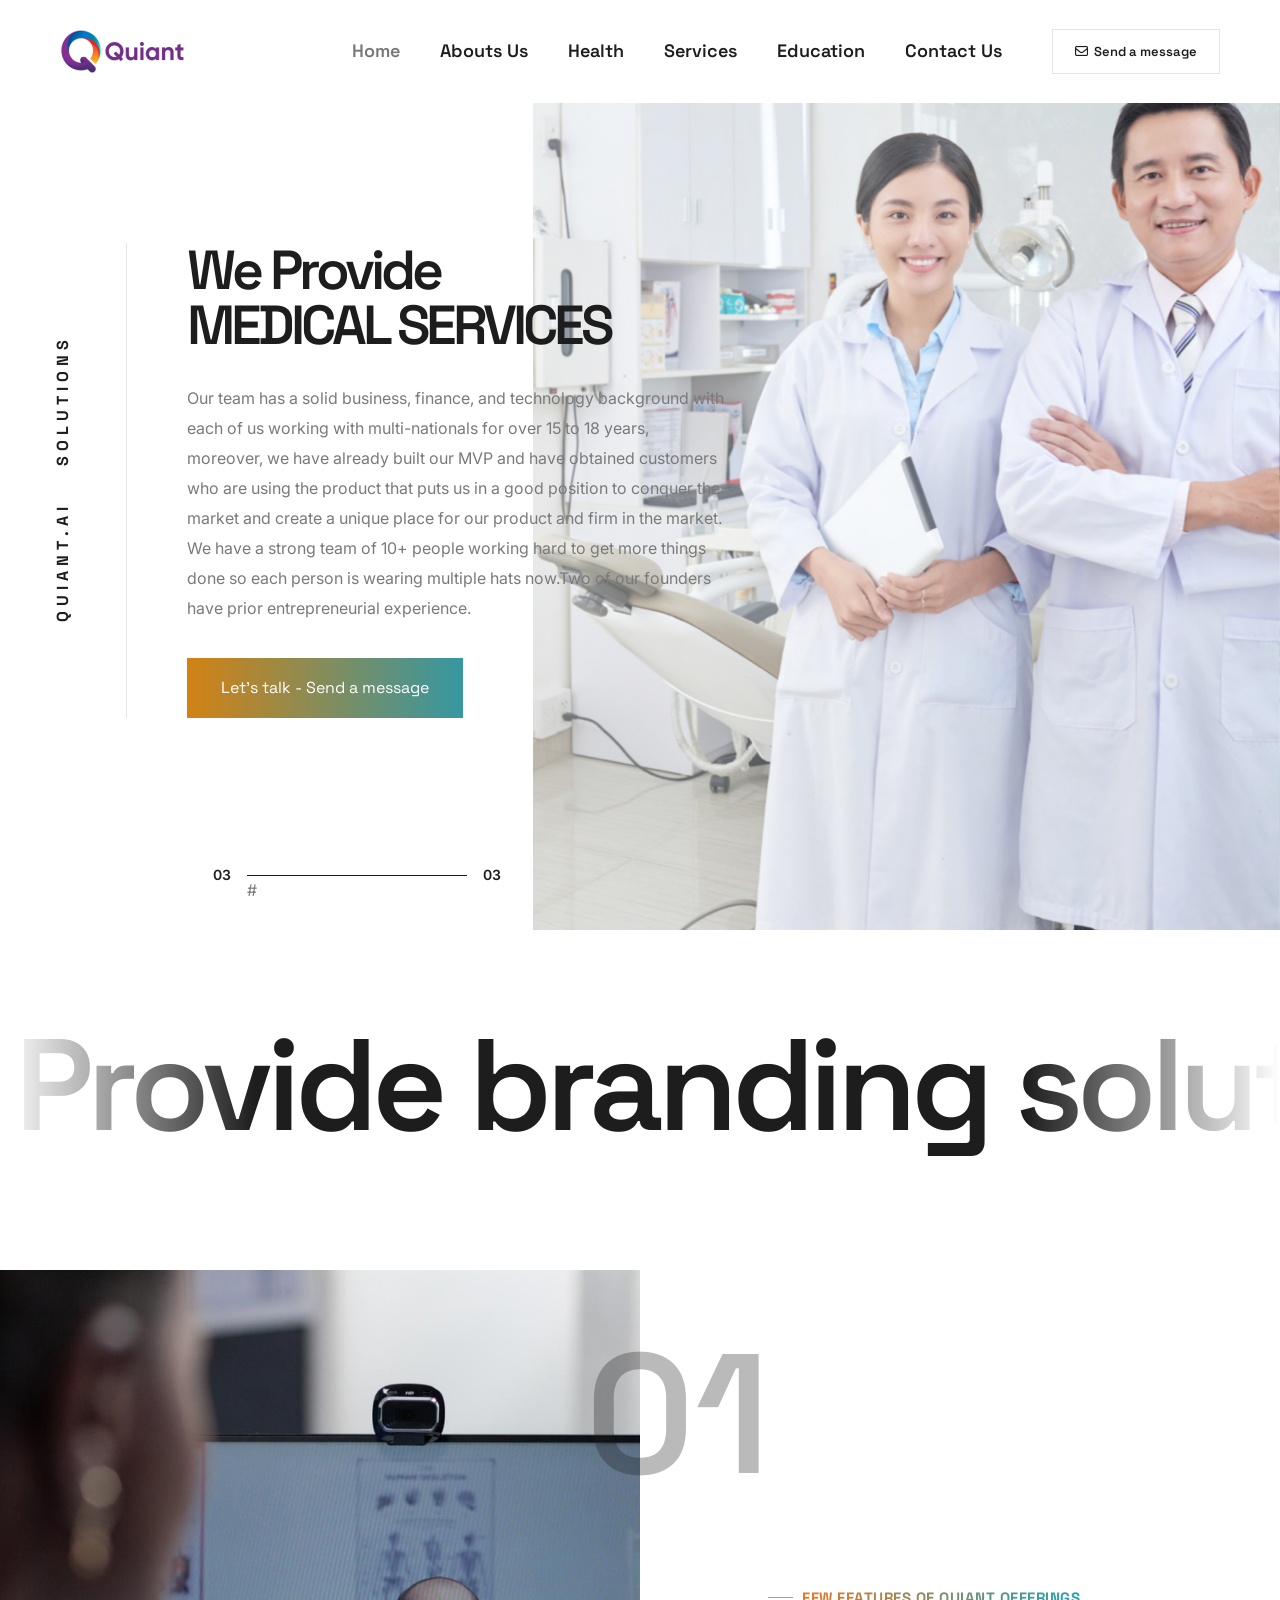
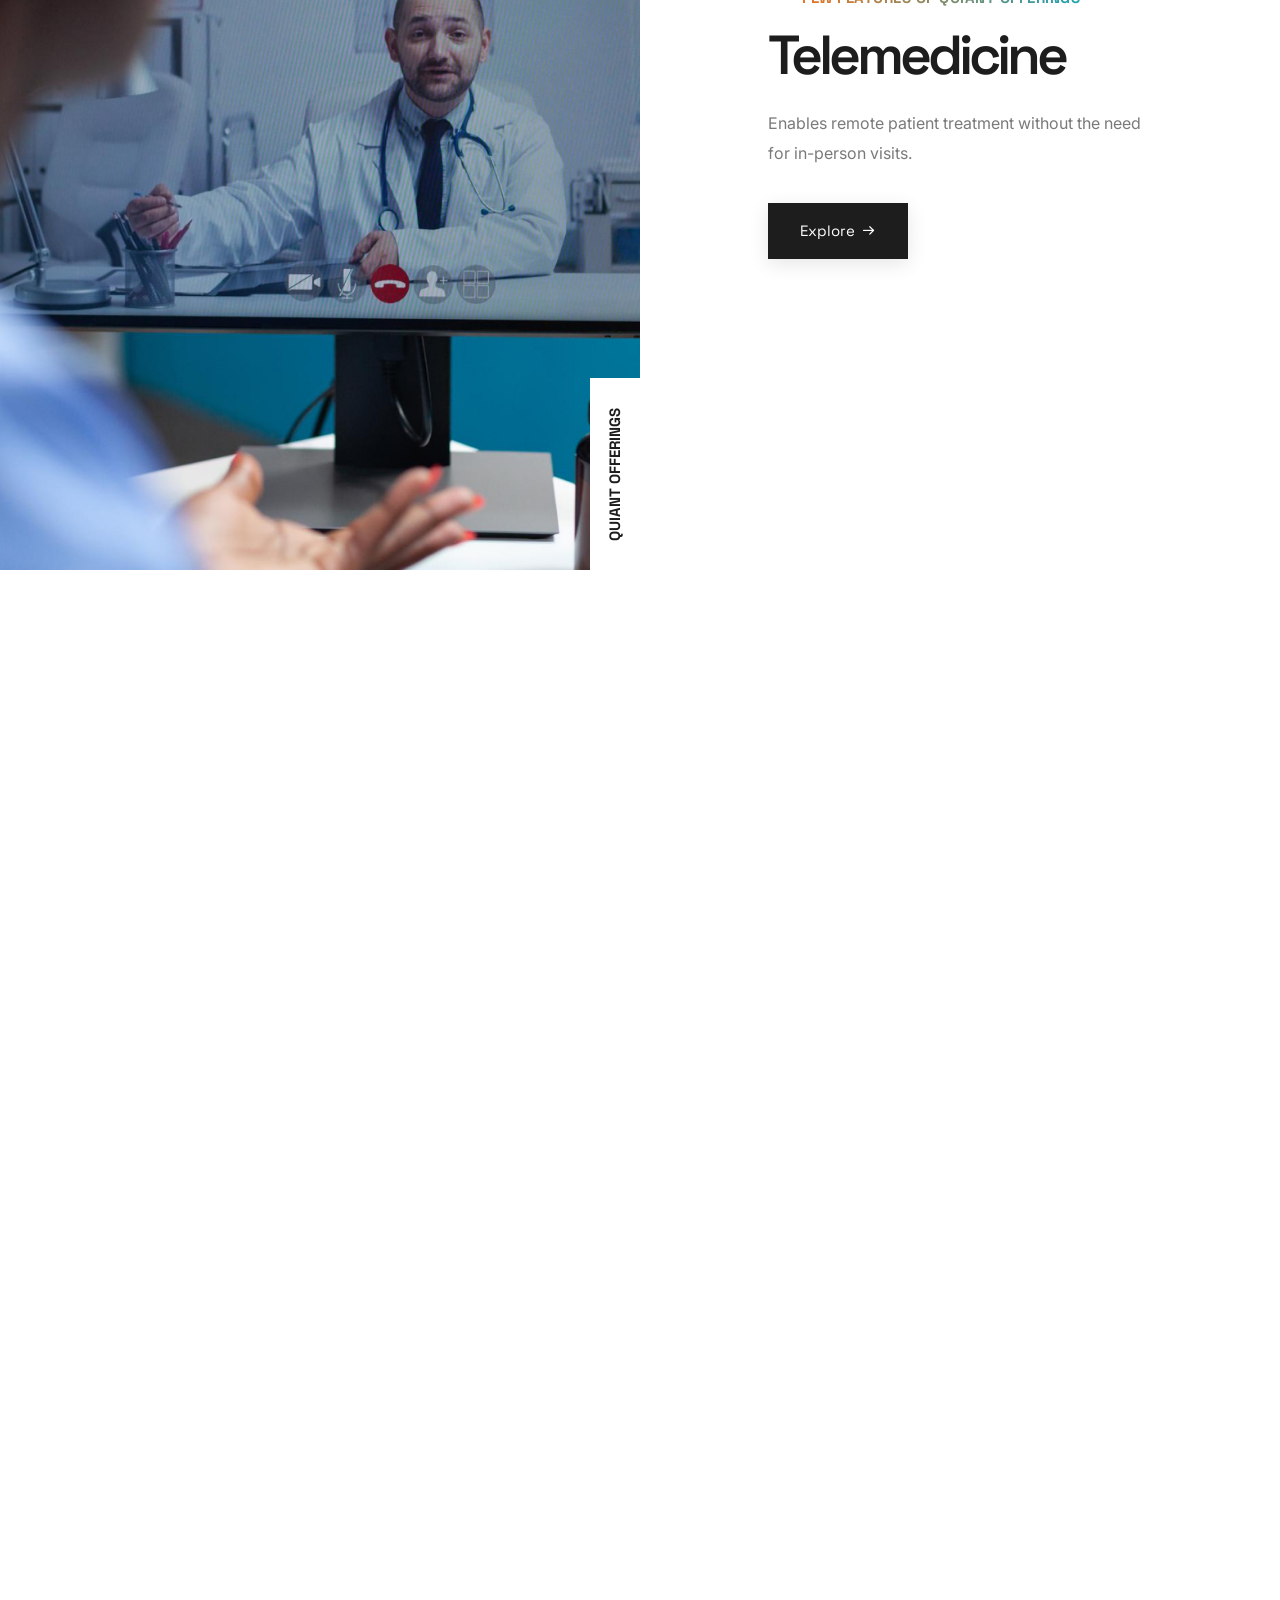
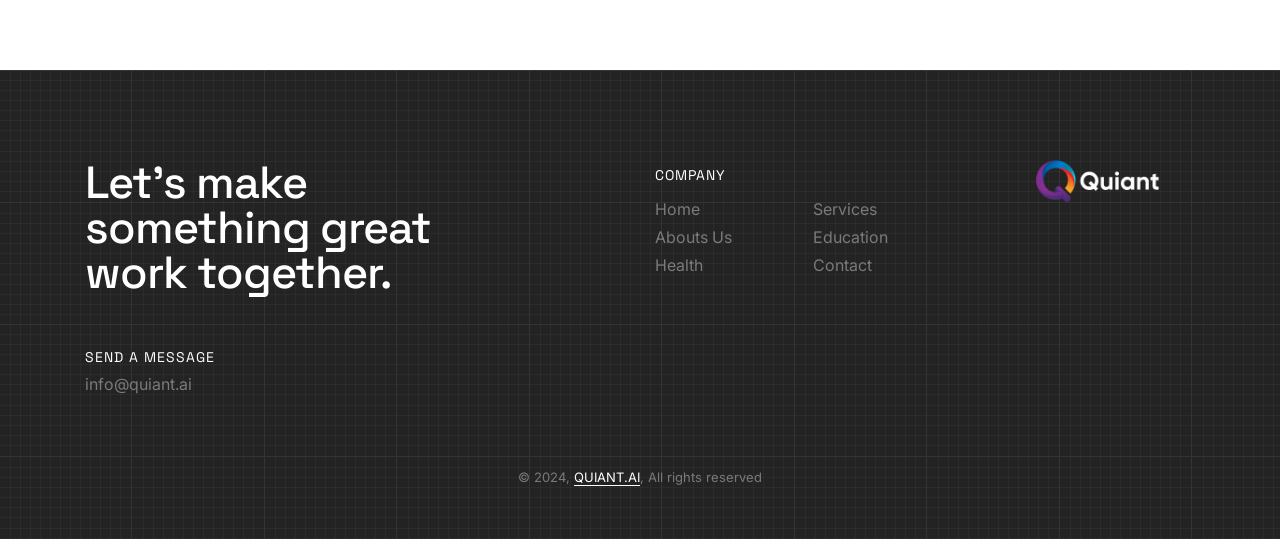
<file: index.html>
<!DOCTYPE html>
<html lang="en">
  <head>
    <meta http-equiv="Content-Type" content="text/html; charset=UTF-8" />
    <title>Welcome to QUIANT.AI</title>
    <meta charset="utf-8">
    <meta name="description" content="QUIANT.AI">
    <meta name=”robots” content="index, follow">

    <meta http-equiv="X-UA-Compatible" content="IE=edge" />
    <meta name="viewport" content="width=device-width,initial-scale=1.0" />/>
    <link rel="shortcut icon" href="images/favicon.png" />
    <link rel="preconnect" href="https://fonts.googleapis.com/" crossorigin="" />
    <link rel="preconnect" href="https://fonts.gstatic.com/" crossorigin="" />
    <link rel="stylesheet" href="css/vendors.min.css" />
    <link rel="stylesheet" href="css/icon.min.css" />
    <!-- <link rel="stylesheet" href="https://cdnjs.cloudflare.com/ajax/libs/font-awesome/6.5.2/css/all.min.css" integrity="sha512-SnH5WK+bZxgPHs44uWIX+LLJAJ9/2PkPKZ5QiAj6Ta86w+fsb2TkcmfRyVX3pBnMFcV7oQPJkl9QevSCWr3W6A==" crossorigin="anonymous" referrerpolicy="no-referrer" /> -->
    <link rel="stylesheet" href="css/style.min.css" />
    <link rel="stylesheet" href="css/responsive.min.css" />
    <link rel="stylesheet" href="css/branding-agency.css" />
  </head>
  <body>
    <header>
      <nav class="navbar navbar-expand-lg header-light bg-white header-reverse glass-effect">
        <div class="container-fluid">
          <div class="col-auto col-lg-2 me-lg-0 me-auto">
            <a class="navbar-brand" href="">
              <img src="images/logo.png" alt="" class="default-logo" width="125" height="34" />
            </a>
          </div>
          <div class="col-auto ms-auto md-ms-0 menu-order position-static">
            <button class="navbar-toggler float-start" type="button" data-bs-toggle="collapse" data-bs-target="#navbarNav" aria-controls="#navbarNav-clone" aria-label="Toggle navigation" data-target="#navbarNav-clone">
              <span class="navbar-toggler-line"></span>
              <span class="navbar-toggler-line"></span>
              <span class="navbar-toggler-line"></span>
              <span class="navbar-toggler-line"></span>
            </button>
            <div class="collapse navbar-collapse justify-content-center" id="navbarNav">
              <ul class="navbar-nav alt-font">
                <li class="nav-item active">
                  <a href="index.html" class="nav-link">Home</a>
                </li>
                <li class="nav-item">
                  <a href="about.html" class="nav-link">Abouts Us</a>
                </li>
                <li class="nav-item">
                  <a href="health.html" class="nav-link">Health</a>
                </li>
                <li class="nav-item">
                  <a href="services.html" class="nav-link">Services</a>
                </li>
                <li class="nav-item">
                  <a href="education.html" class="nav-link">Education</a>
                </li>
                <li class="nav-item">
                  <a href="contact.html" class="nav-link">Contact Us</a>
                </li>
              </ul>
            </div>
          </div>
          <div class="col-auto text-end d-none d-sm-flex">
            <div class="header-icon">
              <div class="header-button">
                <a href="mailto:info@quiant.ai" class="btn border-1 btn-transparent-light-gray btn-medium left-icon btn-switch-text">
                  <span>
                    <span>
                      <i class="fa-regular fa-envelope"></i>
                    </span>
                    <span class="btn-double-text" data-text="Send a message">Send a message</span>
                  </span>
                </a>
              </div>
            </div>
          </div>
        </div>
      </nav>
    </header>
    <div class="page-layout">
      <section class="p-0 full-screen ipad-top-space-margin position-relative overflow-hidden md-h-auto" style="margin-top: inherit; height: 708px;">
        <div class="container-fluid p-0 h-100 position-relative">
          <div class="row h-100 g-0">
            <div class="col-xl-5 col-lg-6 d-flex justify-content-center flex-column ps-10 xxl-ps-5 xl-ps-2 md-ps-0 position-relative order-2 order-lg-1">
              <div class="vertical-title-center align-items-center w-75px justify-content-center position-absolute h-auto d-none d-md-flex">
                <div class="title fs-16 alt-font text-dark-gray fw-700 text-uppercase ls-05px text-uppercase appear" data-fancy-text='{ "opacity": [0, 1], "translateY": [50, 0], "filter": ["blur(20px)", "blur(0px)"], "string": ["advanced branding solutions"], "duration": 400, "delay": 0, "speed": 50, "easing": "easeOutQuad" }'>
                  <span class="anime-text words chars splitting" data-splitting="true" style="--word-total: 3; --char-total: 25;">
                    <span class="word" data-word="advanced" style="--word-index: 0;">
                      <span class="char" data-char="Q" style="--char-index: 0; opacity: 1; transform: translateY(0px); filter: blur(0px);">Q</span>
                      <span class="char" data-char="U" style="--char-index: 1; opacity: 1; transform: translateY(0px); filter: blur(0px);">U</span>
                      <span class="char" data-char="I" style="--char-index: 2; opacity: 1; transform: translateY(0px); filter: blur(0px);">I</span>
                      <span class="char" data-char="A" style="--char-index: 3; opacity: 1; transform: translateY(0px); filter: blur(0px);">A</span>
                      <span class="char" data-char="N" style="--char-index: 4; opacity: 1; transform: translateY(0px); filter: blur(0px);">N</span>
                      <span class="char" data-char="T" style="--char-index: 5; opacity: 1; transform: translateY(0px); filter: blur(0px);">T</span>
                      <span class="char" data-char="." style="--char-index: 6; opacity: 1; transform: translateY(0px); filter: blur(0px);">.</span>
                      <span class="char" data-char="A" style="--char-index: 7; opacity: 1; transform: translateY(0px); filter: blur(0px);">A</span>
                      <span class="char" data-char="I" style="--char-index: 8; opacity: 1; transform: translateY(0px); filter: blur(0px);">I</span>
                    </span>
                    <span class="whitespace"></span>
                    <span class="word" data-word="branding" style="--word-index: 1;">
                      <span class="char" data-char="" style="--char-index: 8; opacity: 1; transform: translateY(0px); filter: blur(0px);"></span>
                      <span class="char" data-char="" style="--char-index: 9; opacity: 1; transform: translateY(0px); filter: blur(0px);"></span>
                      <span class="char" data-char="" style="--char-index: 10; opacity: 1; transform: translateY(0px); filter: blur(0px);"></span>
                      <span class="char" data-char="" style="--char-index: 11; opacity: 1; transform: translateY(0px); filter: blur(0px);"></span>
                      <span class="char" data-char="" style="--char-index: 12; opacity: 1; transform: translateY(0px); filter: blur(0px);"></span>
                      <span class="char" data-char="" style="--char-index: 13; opacity: 1; transform: translateY(0px); filter: blur(0px);"></span>
                      <span class="char" data-char="" style="--char-index: 14; opacity: 1; transform: translateY(0px); filter: blur(0px);"></span>
                      <span class="char" data-char="" style="--char-index: 15; opacity: 1; transform: translateY(0px); filter: blur(0px);"></span>
                    </span>
                    <span class="whitespace"></span>
                    <span class="word" data-word="solutions" style="--word-index: 2;">
                      <span class="char" data-char="s" style="--char-index: 16; opacity: 1; transform: translateY(0px); filter: blur(0px);">s</span>
                      <span class="char" data-char="o" style="--char-index: 17; opacity: 1; transform: translateY(0px); filter: blur(0px);">o</span>
                      <span class="char" data-char="l" style="--char-index: 18; opacity: 1; transform: translateY(0px); filter: blur(0px);">l</span>
                      <span class="char" data-char="u" style="--char-index: 19; opacity: 1; transform: translateY(0px); filter: blur(0px);">u</span>
                      <span class="char" data-char="t" style="--char-index: 20; opacity: 1; transform: translateY(0px); filter: blur(0px);">t</span>
                      <span class="char" data-char="i" style="--char-index: 21; opacity: 1; transform: translateY(0px); filter: blur(0px);">i</span>
                      <span class="char" data-char="o" style="--char-index: 22; opacity: 1; transform: translateY(0px); filter: blur(0px);">o</span>
                      <span class="char" data-char="n" style="--char-index: 23; opacity: 1; transform: translateY(0px); filter: blur(0px);">n</span>
                      <span class="char" data-char="s" style="--char-index: 24; opacity: 1; transform: translateY(0px); filter: blur(0px);">s</span>
                    </span>
                  </span>
                </div>
              </div>
              <div class="border-start border-color-extra-medium-gray ps-60px ms-100px lg-ps-30px lg-ms-70px position-relative z-index-9 sm-ps-30px sm-pe-30px sm-ms-0 border-0 appear anime-child anime-complete" data-anime='{ "el": "childs", "translateY": [30, 0], "opacity": [0,1], "duration": 600, "delay":0, "staggervalue": 300, "easing": "easeOutQuad" }'>
                <h2 class="text-dark-gray fw-600 alt-font outside-box-right-10 xl-outside-box-right-15 ls-minus-4px sm-ls-minus-2px md-me-0" style="">We Provide <br /> MEDICAL SERVICES </h2>
                <p class="mb-35px lg-w-90 sm-w-100 outside-box-right-10 xl-outside-box-right-15"> Our team has a solid business, finance, and technology background with each of us working with multi-nationals for over 15 to 18 years, moreover, we have already built our MVP and have obtained customers who are using the product that puts us in a good position to conquer the market and create a unique place for our product and firm in the market. We have a strong team of 10+ people working hard to get more things done so each person is wearing multiple hats now.Two of our founders have prior entrepreneurial experience. </p>
                <a href="" class="btn btn-extra-large btn-gradient-fuel-yellow-blue fw-400" style="">Let's talk - Send a message</a>
              </div>
            </div>
            <div class="col-xl-7 col-lg-6 position-relative swiper-number-pagination-progress md-h-500px order-1 order-lg-2 md-mb-50px">
              <div class="swiper h-100 banner-slider magic-cursor drag-cursor swiper-fade swiper-initialized swiper-horizontal swiper-watch-progress swiper-backface-hidden" data-slider-options='{ "slidesPerView": 1, "loop": true, "pagination": { "el": ".swiper-number-line-pagination", "clickable": true }, "navigation": { "nextEl": ".slider-one-slide-next-1", "prevEl": ".slider-one-slide-prev-1" }, "autoplay": { "delay": 4000, "stopOnLastSlide": true, "disableOnInteraction": false },"keyboard": { "enabled": true, "onlyInViewport": true }, "effect": "fade" }' data-swiper-number-pagination-progress="true">
                <div class="swiper-wrapper" id="swiper-wrapper-e646d2df9d94149c" aria-live="off" style="transition-duration: 0ms; transition-delay: 0ms;">
                  <div class="swiper-slide swiper-slide-next" role="group" aria-label="3 / 3" style="width: 882px; opacity: 1; transform: translate3d(0px, 0px, 0px); transition-duration: 0ms;" data-swiper-slide-index="2">
                    <div class="position-absolute left-0px top-0px w-100 h-100 cover-background background-position-center-top" style="background-image: url(&#39;images/slider-01.jpg&#39;);"></div>
                  </div>
                  <div class="swiper-slide swiper-slide-prev" style="width: 882px; opacity: 1; transform: translate3d(-882px, 0px, 0px); transition-duration: 0ms;" role="group" aria-label="1 / 3" data-swiper-slide-index="0">
                    <div class="position-absolute left-0px top-0px w-100 h-100 cover-background background-position-center-top" style="background-image: url(&#39;images/slider-02.jpg&#39;);"></div>
                  </div>
                  <div class="swiper-slide swiper-slide-visible swiper-slide-fully-visible swiper-slide-active" style="width: 882px; opacity: 1; transform: translate3d(-1764px, 0px, 0px); transition-duration: 0ms;" role="group" aria-label="2 / 3" data-swiper-slide-index="1">
                    <div class="position-absolute left-0px top-0px w-100 h-100 cover-background background-position-center-top" style="background-image: url(&#39;images/slider-03.jpg&#39;);"></div>
                  </div>
                </div>
                <div class="swiper-pagination swiper-pagination-clickable swiper-pagination-bullets d-block d-sm-none"></div>
                <span class="swiper-notification" aria-live="assertive" aria-atomic="true"></span>
              </div>
              <div class="swiper-pagination-wrapper d-none d-lg-flex align-items-center justify-content-center position-absolute bottom-40px md-bottom-30px sm-bottom-20px left-minus-45 md-left-30px sm-left-20px z-index-9">
                <div class="number-prev fs-14 fw-600 text-dark-gray">02</div>
                <div class="swiper-pagination-progress bg-extra-medium-gray" style="--swiper-progress: 66.67%;">
                  <span class="swiper-progress"></span>#
                </div>
                <div class="number-next fs-14 fw-600 text-dark-gray">03</div>
              </div>
            </div>
          </div>
        </div>
      </section>

      <section class="overflow-hidden position-relative lg-pb-0">
        <div class="container-fluid">
          <div class="row position-relative">
            <div class="col swiper swiper-width-auto feather-shadow text-center swiper-initialized swiper-horizontal swiper-backface-hidden" data-slider-options='{ "slidesPerView": "auto", "spaceBetween":40, "speed": 20000, "loop": true, "allowTouchMove": false, "autoplay": { "delay":0, "disableOnInteraction": false, "reverseDirection": false }, "effect": "slide" }'>
              <div class="swiper-wrapper pb-30px marquee-slide" id="swiper-wrapper-11059e169fa645cf5" aria-live="off" style="transition-duration: 20000ms; transform: translate3d(0px, 0px, 0px);">
                <div class="swiper-slide swiper-slide-active" role="group" aria-label="2 / 2" style="margin-right: 40px;" data-swiper-slide-index="1">
                  <div class="fs-130 md-fs-90 sm-fs-70 alt-font text-dark-gray fw-600 ls-minus-6px sm-ls-minus-2px word-break-normal"> Drive business growth with our QUIANT solutions <span class="ms-20px">-</span>
                  </div>
                </div>
                <div class="swiper-slide swiper-slide-next" role="group" aria-label="1 / 2" style="margin-right: 40px;" data-swiper-slide-index="0">
                  <div class="fs-130 md-fs-90 sm-fs-70 alt-font text-dark-gray fw-600 ls-minus-6px sm-ls-minus-2px word-break-normal"> Provide branding solutions to grow your business <span class="ms-20px">-</span>
                  </div>
                </div>
              </div>
              <span class="swiper-notification" aria-live="assertive" aria-atomic="true"></span>
            </div>
          </div>
        </div>
      </section>
      <section class="stack-box py-0 z-index-99 reverse">
        <div class="stack-box-contain">
          <div class="stack-item stack-item-01 bg-white lg-pt-8 lg-pb-8 md-pb-0">
            <div class="stack-item-wrapper">
              <div class="container-fluid">
                <div class="row align-items-center full-screen md-h-auto">
                  <div class="col-lg-6 cover-background overflow-visible h-100 md-h-500px" style="background-image: url(images/home-01.jpg);">
                    <div class="position-absolute right-minus-130px top-60px md-top-auto md-bottom-minus-50px fs-170 lg-fs-120 lg-right-minus-80px md-right-0px md-left-0px text-center text-lg-start alt-font z-index-9 fw-600 text-dark-gray opacity-3"> 01 </div>
                    <div class="position-absolute right-0px bottom-minus-1px">
                      <div class="vertical-title-center">
                        <div class="title fw-700 fs-15 alt-font text-uppercase text-dark-gray bg-white pt-30px pb-30px ps-10px pe-10px">
                          <span class="d-inline-block">Quiant offerings</span>
                        </div>
                      </div>
                    </div>
                  </div>
                  <div class="col-lg-6 ps-12 pe-14 xxl-ps-10 xxl-pe-10 xl-pe-8 lg-ps-6 lg-pe-4 md-p-50px sm-ps-30px sm-pe-30px position-relative align-self-center text-md-start text-center">
                    <div class="mb-15px">
                      <span class="w-25px h-1px d-inline-block bg-base-color me-5px align-middle"></span>
                      <span class="text-gradient-base-color fs-15 alt-font fw-700 ls-05px text-uppercase d-inline-block align-middle">Few features of Quiant offerings</span>
                    </div>
                    <h2 class="text-dark-gray alt-font fw-600 ls-minus-4px mb-25px"> Telemedicine </h2>
                    <p class="w-95 md-w-100 mb-35px"> Enables remote patient treatment without the need for in-person visits.</p>
                    <a href="" class="btn btn-large btn-dark-gray btn-switch-text btn-box-shadow fw-400">
                      <span>
                        <span class="btn-double-text" data-text="Explore">Explore</span>
                        <span>
                          <i class="feather icon-feather-arrow-right"></i>
                        </span>
                      </span>
                    </a>
                  </div>
                </div>
              </div>
            </div>
          </div>
          <div class="stack-item stack-item-02 bg-linen lg-pt-8 lg-pb-8 md-pb-0">
            <div class="stack-item-wrapper">
              <div class="container-fluid">
                <div class="row align-items-center full-screen md-h-auto">
                  <div class="col-lg-6 cover-background overflow-visible h-100 md-h-500px" style="background-image: url(images/home-02.jpg);">
                    <div class="position-absolute right-minus-130px top-60px md-top-auto md-bottom-minus-50px fs-170 lg-fs-120 lg-right-minus-80px md-right-0px md-left-0px text-center text-lg-start alt-font z-index-9 fw-600 text-dark-gray opacity-3"> 02 </div>
                    <div class="position-absolute right-0px bottom-minus-1px">
                      <div class="vertical-title-center">
                        <div class="title fw-700 fs-15 alt-font text-uppercase text-dark-gray bg-linen pt-30px pb-30px ps-10px pe-10px">
                          <span class="d-inline-block">Quiant offerings</span>
                        </div>
                      </div>
                    </div>
                  </div>
                  <div class="col-lg-6 ps-12 pe-14 xxl-ps-10 xxl-pe-10 xl-pe-8 lg-ps-6 lg-pe-4 md-p-50px sm-ps-30px sm-pe-30px position-relative align-self-center text-md-start text-center">
                    <div class="mb-15px">
                      <span class="w-25px h-1px d-inline-block bg-base-color me-5px align-middle"></span>
                      <span class="text-gradient-base-color fs-15 alt-font fw-700 ls-05px text-uppercase d-inline-block align-middle">Few features of Quiant offerings</span>
                    </div>
                    <h2 class="text-dark-gray alt-font fw-600 ls-minus-4px mb-25px"> Wearable & Connected Devices. </h2>
                    <p class="w-95 md-w-100 mb-35px"> Continuously tracks biometrics like activity, heart rate, and glucose levels for real-time health monitoring. </p>
                    <a href="" class="btn btn-large btn-dark-gray btn-switch-text btn-box-shadow fw-400">
                      <span>
                        <span class="btn-double-text" data-text="Explore">Explore</span>
                        <span>
                          <i class="feather icon-feather-arrow-right"></i>
                        </span>
                      </span>
                    </a>
                  </div>
                </div>
              </div>
            </div>
          </div>
          <div class="stack-item stack-item-03 bg-white lg-pt-8 lg-pb-8 md-pb-0">
            <div class="stack-item-wrapper">
              <div class="container-fluid">
                <div class="row align-items-center full-screen md-h-auto">
                  <div class="col-lg-6 cover-background overflow-visible h-100 md-h-500px" style="background-image: url(images/home-03.jpg);">
                    <div class="position-absolute right-minus-130px top-60px md-top-auto md-bottom-minus-50px fs-170 lg-fs-120 lg-right-minus-80px md-right-0px md-left-0px text-center text-lg-start alt-font z-index-9 fw-600 text-dark-gray opacity-3"> 03 </div>
                    <div class="position-absolute right-0px bottom-minus-1px">
                      <div class="vertical-title-center">
                        <div class="title fw-700 fs-15 alt-font text-uppercase text-dark-gray bg-linen pt-30px pb-30px ps-10px pe-10px">
                          <span class="d-inline-block">Quiant offerings</span>
                        </div>
                      </div>
                    </div>
                  </div>
                  <div class="col-lg-6 ps-12 pe-14 xxl-ps-10 xxl-pe-10 xl-pe-8 lg-ps-6 lg-pe-4 md-p-50px sm-ps-30px sm-pe-30px position-relative align-self-center text-md-start text-center">
                    <div class="mb-15px">
                      <span class="w-25px h-1px d-inline-block bg-base-color me-5px align-middle"></span>
                      <span class="text-gradient-base-color fs-15 alt-font fw-700 ls-05px text-uppercase d-inline-block align-middle">Few features of Quiant offerings</span>
                    </div>
                    <h2 class="text-dark-gray alt-font fw-600 ls-minus-4px mb-25px"> Mobile Health Solutions. </h2>
                    <p class="w-95 md-w-100 mb-35px"> Collects patient data through electronic diaries and patient-reported outcomes (ePRO) to support personalized care. </p>
                    <a href="" class="btn btn-large btn-dark-gray btn-switch-text btn-box-shadow fw-400">
                      <span>
                        <span class="btn-double-text" data-text="Explore">Explore</span>
                        <span>
                          <i class="feather icon-feather-arrow-right"></i>
                        </span>
                      </span>
                    </a>
                  </div>
                </div>
              </div>
            </div>
          </div>
          <div class="stack-item stack-item-04 bg-linen lg-pt-8 md-pb-0 md-pt-0">
            <div class="stack-item-wrapper">
              <div class="container-fluid">
                <div class="row align-items-center full-screen md-h-auto">
                  <div class="col-lg-6 cover-background overflow-visible h-100 md-h-500px" style="background-image: url(images/home-04.jpg);">
                    <div class="position-absolute right-minus-130px top-60px md-top-auto md-bottom-minus-50px fs-170 lg-fs-120 lg-right-minus-80px md-right-0px md-left-0px text-center text-lg-start alt-font z-index-9 fw-600 text-dark-gray opacity-3"> 04 </div>
                    <div class="position-absolute right-0px bottom-minus-1px">
                      <div class="vertical-title-center">
                        <div class="title fw-700 fs-15 alt-font text-uppercase text-dark-gray bg-white pt-30px pb-30px ps-10px pe-10px">
                            <span class="d-inline-block">Quiant offerings</span>
                        </div>
                      </div>
                    </div>
                  </div>
                  <div class="col-lg-6 ps-12 pe-14 xxl-ps-10 xxl-pe-10 xl-pe-8 lg-ps-6 lg-pe-4 md-p-50px sm-ps-30px sm-pe-30px sm-pb-0 position-relative align-self-center text-md-start text-center">
                    <div class="mb-15px">
                      <span class="w-25px h-1px d-inline-block bg-base-color me-5px align-middle"></span>
                      <span class="text-gradient-base-color fs-15 alt-font fw-700 ls-05px text-uppercase d-inline-block align-middle">Few features of Quiant offerings</span>
                    </div>
                    <h2 class="text-dark-gray alt-font fw-600 ls-minus-4px mb-25px"> Electronic Health Records (EHRs). </h2>
                    <p class="w-95 md-w-100 mb-35px"> Digital versions of patient medical records that streamline access and sharing of information among healthcare providers. </p>
                    <a href="" class="btn btn-large btn-dark-gray btn-switch-text btn-box-shadow fw-400">
                      <span>
                        <span class="btn-double-text" data-text="Explore">Explore</span>
                        <span>
                          <i class="feather icon-feather-arrow-right"></i>
                        </span>
                      </span>
                    </a>
                  </div>
                </div>
              </div>
            </div>
          </div>
        </div>
      </section>
      <footer class="bg-charcoal-blue pb-4 sm-pb-50px" style="background-image: url(images/pattern.svg);">
        <div class="container">
          <div class="row mb-6">
            <div class="col-lg-5 col-md-6 sm-mb-30px order-2 order-md-1">
              <h3 class="text-white fw-500 alt-font mb-50px ls-minus-1px sm-mb-30px"> Let's make something great work together. </h3>
              <div class="row">
                <div class="col-lg-5 col-6">
                  <span class="alt-font fs-14 text-uppercase d-block text-white ls-1px lh-24">Send a message</span>
                  <a href="mailto:info@quiant.ai">info@quiant.ai</a>
                </div>
              </div>
            </div>
            <div class="col-md-4 offset-lg-1 col-6 order-3 order-md-2">
              <span class="alt-font fs-14 text-uppercase mb-5px d-block text-white ls-1px">Company</span>
              <div class="row">
                <ul class="col-md-5 col-6">
                  <li>
                    <a href="index.html">Home</a>
                  </li>
                  <li>
                    <a href="about.html">Abouts Us</a>
                  </li>
                  <li>
                    <a href="health.html">Health</a>
                  </li>
                </ul>
                <ul class="col-md-5 col-6">
                  <li>
                    <a href="services.html">Services</a>
                  </li>
                  <li>
                    <a href="education.html">Education</a>
                  </li>
                  <li>
                    <a href="contact.html">Contact</a>
                  </li>
                </ul>
              </div>
            </div>
            <div class="col-md-2 order-1 order-md-4 sm-mb-30px">
              <a href="" class="footer-logo">
                <img src="images/white-logo.png" alt="" width="125" height="34" />
              </a>
            </div>
          </div>
          <div class="row">
            <div class="col-md-12 text-center last-paragraph-no-margin">
              <p class="fs-13 lh-22"> © 2024, <a href="" target="_blank" class="text-decoration-line-bottom text-white">QUIANT.AI</a>, All rights reserved </p>
            </div>
          </div>
        </div>
      </footer>
    </div>
    <div class="scroll-progress d-none d-xxl-block">
      <a href="" class="scroll-top" aria-label="scroll">
        <span class="scroll-text">Scroll</span>
        <span class="scroll-line">
          <span class="scroll-point"></span>
        </span>
      </a>
    </div>
    <script type="text/javascript" src="js/jquery.js"></script>
    <script type="text/javascript" src="js/vendors.min.js"></script>
    <script type="text/javascript" src="js/main.js"></script>
  </body>
</html>
</file>
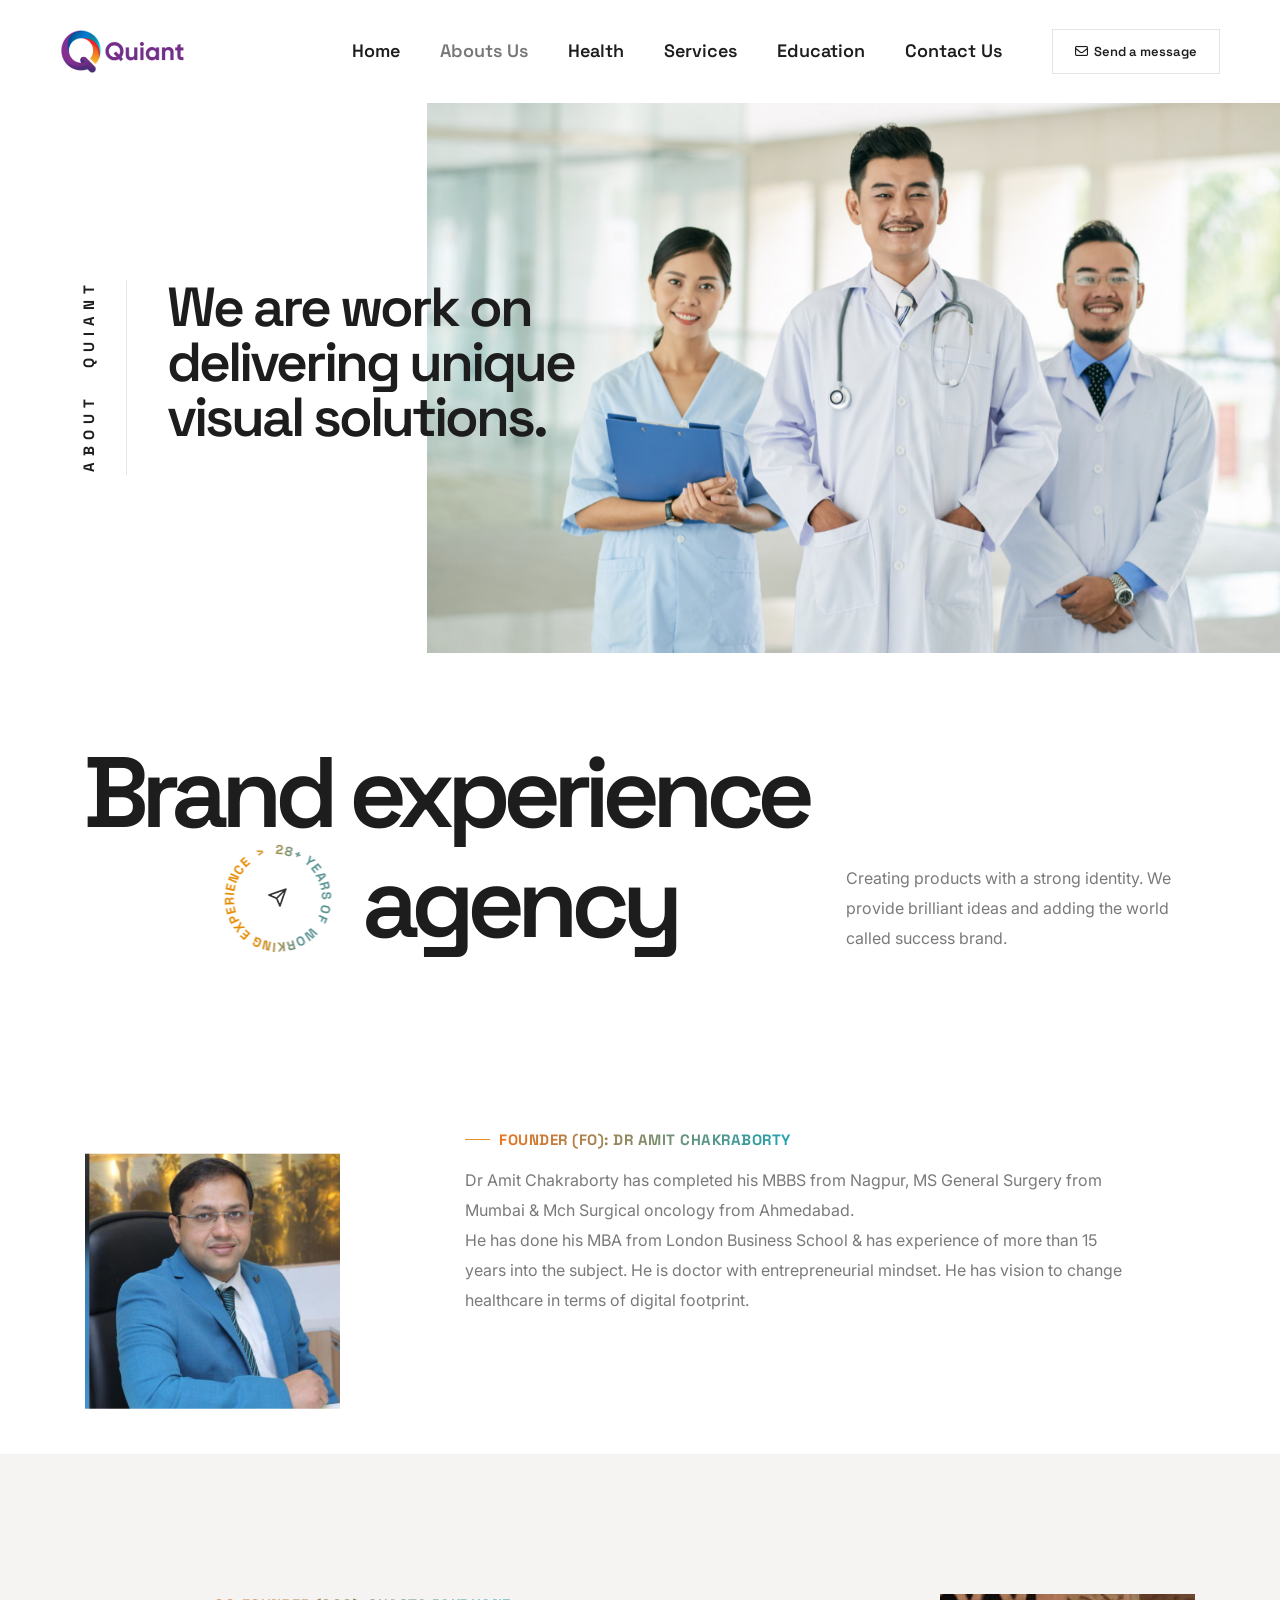
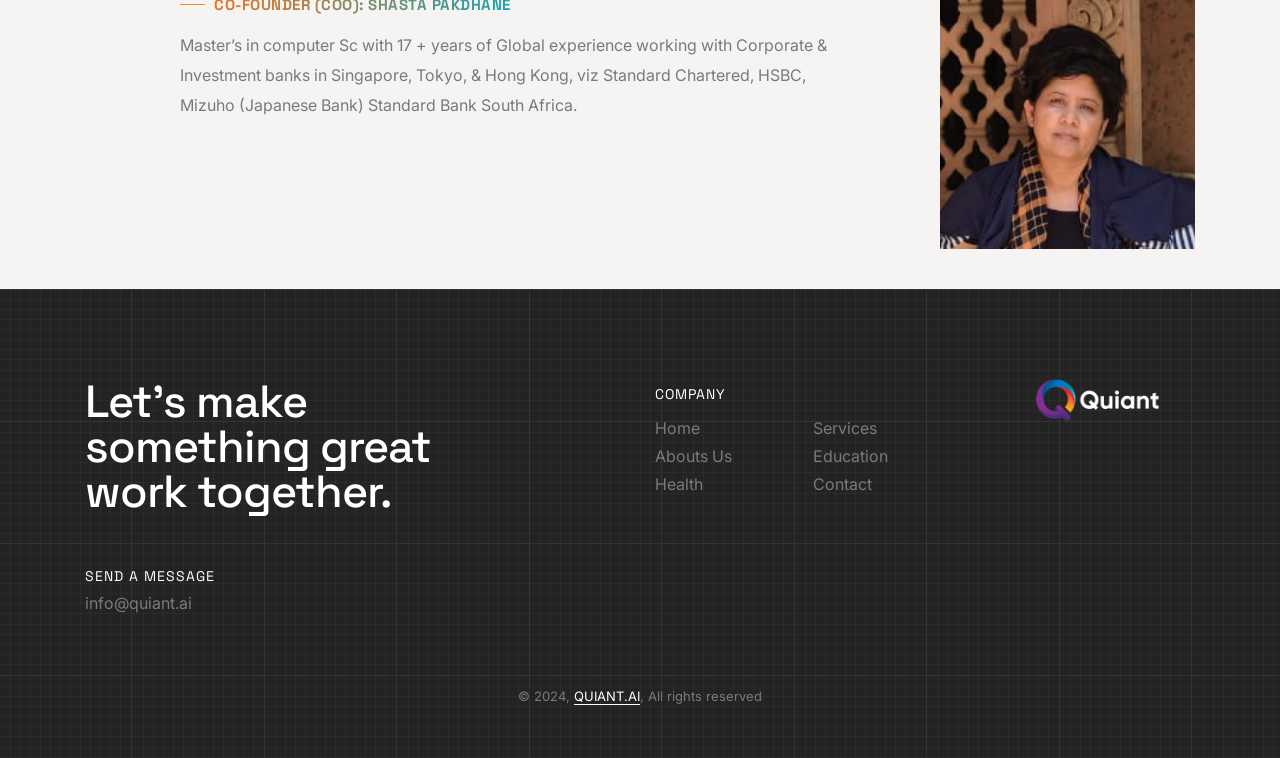
<file: about.html>
<!DOCTYPE html>
<html lang="en">
  <head>
    <meta http-equiv="Content-Type" content="text/html; charset=UTF-8">
    <title>Welcome to QUIANT.AI</title>

    <meta name="description" content="QUIANT.AI">
    <meta name=”robots” content="index, follow">

    <meta http-equiv="X-UA-Compatible" content="IE=edge">
    <meta name="viewport" content="width=device-width,initial-scale=1.0">
    <link rel="shortcut icon" href="images/favicon.png">
    <link rel="preconnect" href="https://fonts.googleapis.com/" crossorigin="">
    <link rel="preconnect" href="https://fonts.gstatic.com/" crossorigin="">
    <link rel="stylesheet" href="css/vendors.min.css">
    <link rel="stylesheet" href="css/icon.min.css">
    <!-- <link rel="stylesheet" href="https://cdnjs.cloudflare.com/ajax/libs/font-awesome/6.5.2/css/all.min.css" integrity="sha512-SnH5WK+bZxgPHs44uWIX+LLJAJ9/2PkPKZ5QiAj6Ta86w+fsb2TkcmfRyVX3pBnMFcV7oQPJkl9QevSCWr3W6A==" crossorigin="anonymous" referrerpolicy="no-referrer" /> -->
    <link rel="stylesheet" href="css/style.min.css">
    <link rel="stylesheet" href="css/responsive.min.css">
    <link rel="stylesheet" href="css/branding-agency.css">
  </head>
  <body>
    <header>
      <nav class="navbar navbar-expand-lg header-light bg-white header-reverse glass-effect">
        <div class="container-fluid">
          <div class="col-auto col-lg-2 me-lg-0 me-auto">
            <a class="navbar-brand" href="">
              <img src="images/logo.png" alt="" class="default-logo" width="125" height="34">
            </a>
          </div>
          <div class="col-auto ms-auto md-ms-0 menu-order position-static">
            <button class="navbar-toggler float-start" type="button" data-bs-toggle="collapse" data-bs-target="#navbarNav" aria-controls="#navbarNav-clone" aria-label="Toggle navigation" data-target="#navbarNav-clone">
              <span class="navbar-toggler-line"></span>
              <span class="navbar-toggler-line"></span>
              <span class="navbar-toggler-line"></span>
              <span class="navbar-toggler-line"></span>
            </button>
            <div class="collapse navbar-collapse justify-content-center" id="navbarNav">
              <ul class="navbar-nav alt-font">
                <li class="nav-item">
                  <a href="index.html" class="nav-link">Home</a>
                </li>
                <li class="nav-item active">
                  <a href="about.html" class="nav-link">Abouts Us</a>
                </li>
                <li class="nav-item">
                  <a href="health.html" class="nav-link">Health</a>
                </li>
                <li class="nav-item">
                  <a href="services.html" class="nav-link">Services</a>
                </li>
                <li class="nav-item">
                  <a href="education.html" class="nav-link">Education</a>
                </li>
                <li class="nav-item">
                  <a href="contact.html" class="nav-link">Contact Us</a>
                </li>
              </ul>
            </div>
          </div>
          <div class="col-auto text-end d-none d-sm-flex">
            <div class="header-icon">
              <div class="header-button">
                <a href="mailto:info@quiant.ai" class="btn border-1 btn-transparent-light-gray btn-medium left-icon btn-switch-text">
                  <span>
                    <span>
                      <i class="fa-regular fa-envelope"></i>
                    </span>
                    <span class="btn-double-text" data-text="Send a message">Send a message</span>
                  </span>
                </a>
              </div>
            </div>
          </div>
        </div>
      </nav>
    </header>
    <div class="page-layout">
      <section class="p-0 top-space-margin position-relative overflow-hidden" style="margin-top: 94px;">
        <div class="container-fluid p-0 h-100 position-relative">
          <div class="row g-0">
            <div class="col-xl-4 col-lg-5 d-flex justify-content-center align-items-center ps-10 xxl-ps-6 xl-ps-4 md-ps-4 sm-ps-0 position-relative order-2 order-lg-1 appear anime-child anime-complete" data-anime="{ &quot;el&quot;: &quot;childs&quot;, &quot;translateY&quot;: [30, 0], &quot;opacity&quot;: [0,1], &quot;duration&quot;: 600, &quot;delay&quot;:0, &quot;staggervalue&quot;: 300, &quot;easing&quot;: &quot;easeOutQuad&quot; }">
              <div class="vertical-title-center align-items-center justify-content-center flex-shrink-0 w-75px sm-w-50px" style="">
                <h1 class="title fs-15 alt-font text-dark-gray fw-700 text-uppercase ls-1px text-uppercase d-flex w-auto align-items-center m-0 appear" data-fancy-text="{ &quot;opacity&quot;: [0, 1], &quot;translateY&quot;: [50, 0], &quot;filter&quot;: [&quot;blur(20px)&quot;, &quot;blur(0px)&quot;], &quot;string&quot;: [&quot;about agency&quot;], &quot;duration&quot;: 400, &quot;delay&quot;: 0, &quot;speed&quot;: 50, &quot;easing&quot;: &quot;easeOutQuad&quot; }">
                  <span class="anime-text words chars splitting" data-splitting="true" style="--word-total: 2; --char-total: 11;">
                    <span class="word" data-word="about" style="--word-index: 0;">
                      <span class="char" data-char="a" style="--char-index: 0; opacity: 1; transform: translateY(0px); filter: blur(0px);">a</span>
                      <span class="char" data-char="b" style="--char-index: 1; opacity: 1; transform: translateY(0px); filter: blur(0px);">b</span>
                      <span class="char" data-char="o" style="--char-index: 2; opacity: 1; transform: translateY(0px); filter: blur(0px);">o</span>
                      <span class="char" data-char="u" style="--char-index: 3; opacity: 1; transform: translateY(0px); filter: blur(0px);">u</span>
                      <span class="char" data-char="t" style="--char-index: 4; opacity: 1; transform: translateY(0px); filter: blur(0px);">t</span>
                    </span>
                    <span class="whitespace"></span>
                    <span class="word" data-word="agency" style="--word-index: 1;">
                        <span class="char" data-char="a" ></span>
                        <span class="char" data-char="a" ></span>
                        <span class="char" data-char="a" ></span>
                        <span class="char" data-char="a" ></span>
                        <span class="char" data-char="a" ></span>
                      <span class="char" data-char="a" style="--char-index: 5; opacity: 1; transform: translateY(0px); filter: blur(0px);">Q</span>
                      <span class="char" data-char="g" style="--char-index: 6; opacity: 1; transform: translateY(0px); filter: blur(0px);">U</span>
                      <span class="char" data-char="e" style="--char-index: 7; opacity: 1; transform: translateY(0px); filter: blur(0px);">I</span>
                      <span class="char" data-char="n" style="--char-index: 8; opacity: 1; transform: translateY(0px); filter: blur(0px);">A</span>
                      <span class="char" data-char="c" style="--char-index: 9; opacity: 1; transform: translateY(0px); filter: blur(0px);">N</span>
                      <span class="char" data-char="y" style="--char-index: 10; opacity: 1; transform: translateY(0px); filter: blur(0px);">T</span>
                    </span>
                  </span>
                </h1>
              </div>
              <div class="border-start border-color-extra-medium-gray ps-40px sm-ps-20px position-relative z-index-9" style="">
                <h2 class="text-dark-gray fw-600 alt-font outside-box-right-10 xl-outside-box-right-15 lg-outside-box-right-20 md-me-0 sm-mb-0 ls-minus-3px">We are work on delivering unique visual solutions.</h2>
              </div>
            </div>
            <div class="col-xl-8 col-lg-7 position-relative one-half-screen order-1 order-lg-2 md-mb-50px">
              <div class="overflow-hidden position-relative">
                <div class="w-100 appear" data-anime="{ &quot;effect&quot;: &quot;slide&quot;, &quot;direction&quot;: &quot;lr&quot;, &quot;color&quot;: &quot;#f7f7f7&quot;, &quot;duration&quot;: 1000, &quot;delay&quot;: 0 }" style="position: relative;">
                  <img src="images/about-title-bg.jpg" alt="" class="w-100 liquid-parallax" data-parallax-liquid="true" data-parallax-position="top" data-parallax-scale="1.05" style="transform: translateY(-24px) scale(1.049); opacity: 1;" data-no-retina="">
                </div>
              </div>
            </div>
          </div>
        </div>
      </section>
      <section>
        <div class="container">
          <div class="row mb-6 sm-mb-50px">
            <div class="col-md-12 text-center text-md-start" data-anime="{&quot;opacity&quot;: [0,1], &quot;duration&quot;: 600, &quot;delay&quot;:0, &quot;staggervalue&quot;: 300, &quot;easing&quot;: &quot;easeOutQuad&quot; }">
              <div class="fs-140 xxl-fs-100 sm-fs-60 fw-600 text-dark-gray alt-font ls-minus-8px sm-ls-minus-2px skrollable skrollable-before" data-bottom-top="transform: translate3d(-50px, 0px, 0px);" data-top-bottom="transform: translate3d(50px, 0px, 0px);" style="transform: translate3d(-50px, 0px, 0px);">Brand experience</div>
            </div>
            <div class="col-12">
              <div class="row align-items-center align-items-lg-end skrollable skrollable-before" data-bottom-top="transform: translate3d(-30px, 0px, 0px);" data-top-bottom="transform: translate3d(30px, 0px, 0px);" style="transform: translate3d(-30px, 0px, 0px);">
                <div class="col-lg-3 col-md-4 text-md-end text-center md-mt-30px md-mb-20px" data-anime="{&quot;opacity&quot;: [0,1], &quot;duration&quot;: 600, &quot;delay&quot;:0, &quot;staggervalue&quot;: 300, &quot;easing&quot;: &quot;easeOutQuad&quot; }">
                  <div class="position-relative">
                    <img src="images/about-01.webp" class="animation-rotation position-relative z-index-2" alt="" data-no-retina="">
                    <div class="absolute-middle-center w-100 z-index-1">
                      <img src="images/about-02.webp" alt="" data-no-retina="">
                    </div>
                  </div>
                </div>
                <div class="col-lg-5 col-md-6 text-center text-md-start" data-anime="{&quot;opacity&quot;: [0,1], &quot;duration&quot;: 600, &quot;delay&quot;:0, &quot;staggervalue&quot;: 300, &quot;easing&quot;: &quot;easeOutQuad&quot; }">
                  <div class="fs-140 xxl-fs-100 sm-fs-60 fw-600 text-dark-gray alt-font ls-minus-8px sm-ls-minus-2px">agency</div>
                </div>
                <div class="col-lg-4 last-paragraph-no-margin md-mt-30px" data-anime="{&quot;opacity&quot;: [0,1], &quot;duration&quot;: 600, &quot;delay&quot;:0, &quot;staggervalue&quot;: 300, &quot;easing&quot;: &quot;easeOutQuad&quot; }">
                  <p class="w-95 md-w-80 mx-auto text-center text-lg-start sm-w-100">Creating products with a strong identity. We provide brilliant ideas and adding the world called success brand. </p>
                </div>
              </div>
            </div>
          </div>
        </div>
      </section>
      
      <section class="pt-0">
         <div class="container">
           <div class="row d-flex justify-content-center align-items-center">
             <div class="col-lg-3 position-relative">
               <div class="row align-items-center position-relative md-mb-15 appear anime-complete" data-anime='{ "opacity": [0,1], "duration": 600, "delay":0, "staggervalue": 300, "easing": "easeOutQuad" }' style="">
                 <div class="w-100 sm-w-100 sm-mb-30px skrollable skrollable-before" data-bottom-top="transform: translateY(50px)" data-top-bottom="transform: translateY(-50px)" style="transform: translateY(50px);">
                   <img class="w-100" src="images/Amit-Chakraborty.png" alt="" data-no-retina="" />
                 </div>
               </div>
             </div>
             <div class="col-xl-8 col-lg-8 offset-xl-1 md-mt-20 sm-mt-0 appear anime-child anime-complete" data-anime='{ "el": "childs", "translateY": [30, 0], "opacity": [0,1], "duration": 600, "delay":0, "staggervalue": 300, "easing": "easeOutQuad" }'>
               <div class="mb-10px" style="">
                 <span class="w-25px h-1px d-inline-block bg-base-color me-5px align-middle"></span>
                 <span class="text-gradient-base-color fs-15 alt-font fw-700 ls-05px text-uppercase d-inline-block align-middle">Founder (FO): Dr Amit Chakraborty</span>
               </div>
                 <p class="w-90 md-w-100 mb-35px sm-mb-20px" style="">Dr Amit Chakraborty has completed his MBBS from Nagpur, MS General Surgery from Mumbai & Mch Surgical oncology from Ahmedabad.<br> He has done his MBA from London Business School & has experience of more than 15 years into the subject. He is doctor with entrepreneurial mindset. He has vision to change healthcare in terms of digital footprint.</p>
             </div>
           </div>
         </div>
       </section>
       <section class=" bg-linen">
         <div class="container">
           <div class="row d-flex justify-content-center align-items-center">
             
             <div class="col-xl-8 col-lg-8 offset-xl-1 md-mt-20 sm-mt-0 appear anime-child anime-complete" data-anime='{ "el": "childs", "translateY": [30, 0], "opacity": [0,1], "duration": 600, "delay":0, "staggervalue": 300, "easing": "easeOutQuad" }'>
                 <div class="mb-10px" style="">
                   <span class="w-25px h-1px d-inline-block bg-base-color me-5px align-middle"></span>
                   <span class="text-gradient-base-color fs-15 alt-font fw-700 ls-05px text-uppercase d-inline-block align-middle">Co-Founder (COO): Shasta Pakdhane</span>
                 </div>
                   <p class="w-90 md-w-100 mb-35px sm-mb-20px" style="">Master’s in computer Sc with 17 + years of Global experience working with Corporate & Investment banks in Singapore, Tokyo, & Hong Kong, viz Standard Chartered, HSBC, Mizuho (Japanese Bank) Standard Bank South Africa.</p>
               </div>
               
             <div class="col-lg-3 position-relative">
               <div class="row align-items-center position-relative md-mb-15 appear anime-complete" data-anime='{ "opacity": [0,1], "duration": 600, "delay":0, "staggervalue": 300, "easing": "easeOutQuad" }' style="">
                 <div class="w-100 sm-w-100 sm-mb-30px skrollable skrollable-before" data-bottom-top="transform: translateY(50px)" data-top-bottom="transform: translateY(-50px)" style="transform: translateY(50px);">
                   <img class="w-100" src="images/Shasta-Pakdhane.png" alt="" data-no-retina="" />
                 </div>
               </div>
             </div>
           </div>
         </div>
       </section>
       
      <footer class="bg-charcoal-blue pb-4 sm-pb-50px" style="background-image: url(images/pattern.svg)">
        <div class="container">
          <div class="row mb-6">
            <div class="col-lg-5 col-md-6 sm-mb-30px order-2 order-md-1">
              <h3 class="text-white fw-500 alt-font mb-50px ls-minus-1px sm-mb-30px">Let's make something great work together.</h3>
              <div class="row">
                <div class="col-lg-5 col-6">
                  <span class="alt-font fs-14 text-uppercase d-block text-white ls-1px lh-24">Send a message</span>
                  <a href="mailto:info@quiant.ai">info@quiant.ai</a>
                </div>
              </div>
            </div>
            <div class="col-md-4 offset-lg-1 col-6 order-3 order-md-2">
              <span class="alt-font fs-14 text-uppercase mb-5px d-block text-white ls-1px">Company</span>
              <div class="row">
                <ul class="col-md-5 col-6">
                  <li>
                    <a href="index.html">Home</a>
                  </li>
                  <li>
                    <a href="about.html">Abouts Us</a>
                  </li>
                  <li>
                    <a href="health.html">Health</a>
                  </li>
                </ul>
                <ul class="col-md-5 col-6">
                  <li>
                    <a href="services.html">Services</a>
                  </li>
                  <li>
                    <a href="education.html">Education</a>
                  </li>
                  <li>
                    <a href="contact.html">Contact</a>
                  </li>
                </ul>
              </div>
            </div>
            <div class="col-md-2 order-1 order-md-4 sm-mb-30px">
              <a href="" class="footer-logo">
                <img src="images/white-logo.png" alt="" width="125" height="34">
              </a>
            </div>
          </div>
          <div class="row">
            <div class="col-md-12 text-center last-paragraph-no-margin">
              <p class="fs-13 lh-22">© 2024, <a href="" target="_blank" class="text-decoration-line-bottom text-white">QUIANT.AI</a>, All rights reserved </p>
            </div>
          </div>
        </div>
      </footer>
    </div>
    <div class="scroll-progress d-none d-xxl-block">
      <a href="" class="scroll-top" aria-label="scroll">
        <span class="scroll-text">Scroll</span>
        <span class="scroll-line">
          <span class="scroll-point"></span>
        </span>
      </a>
    </div>
    <script type="text/javascript" src="js/jquery.js"></script>
    <script type="text/javascript" src="js/vendors.min.js"></script>
    <script type="text/javascript" src="js/main.js"></script>
  </body>
</file>
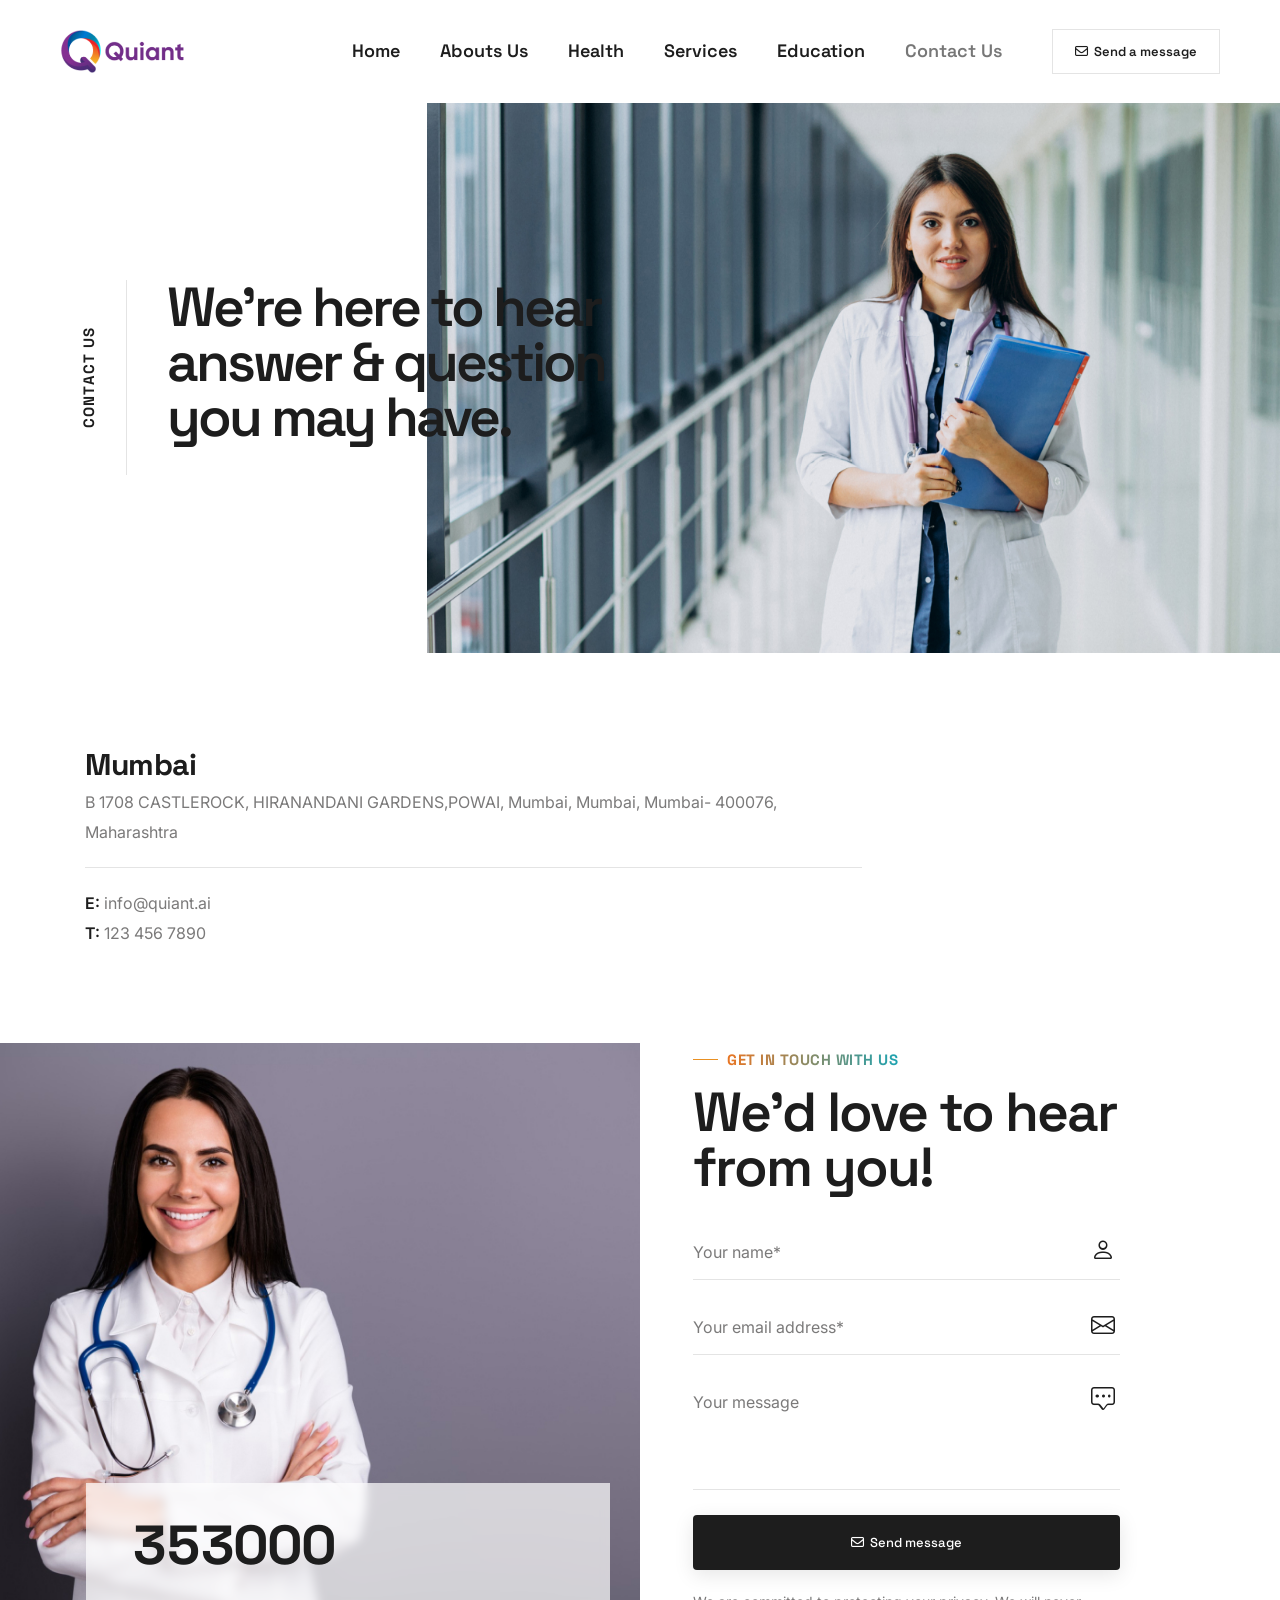
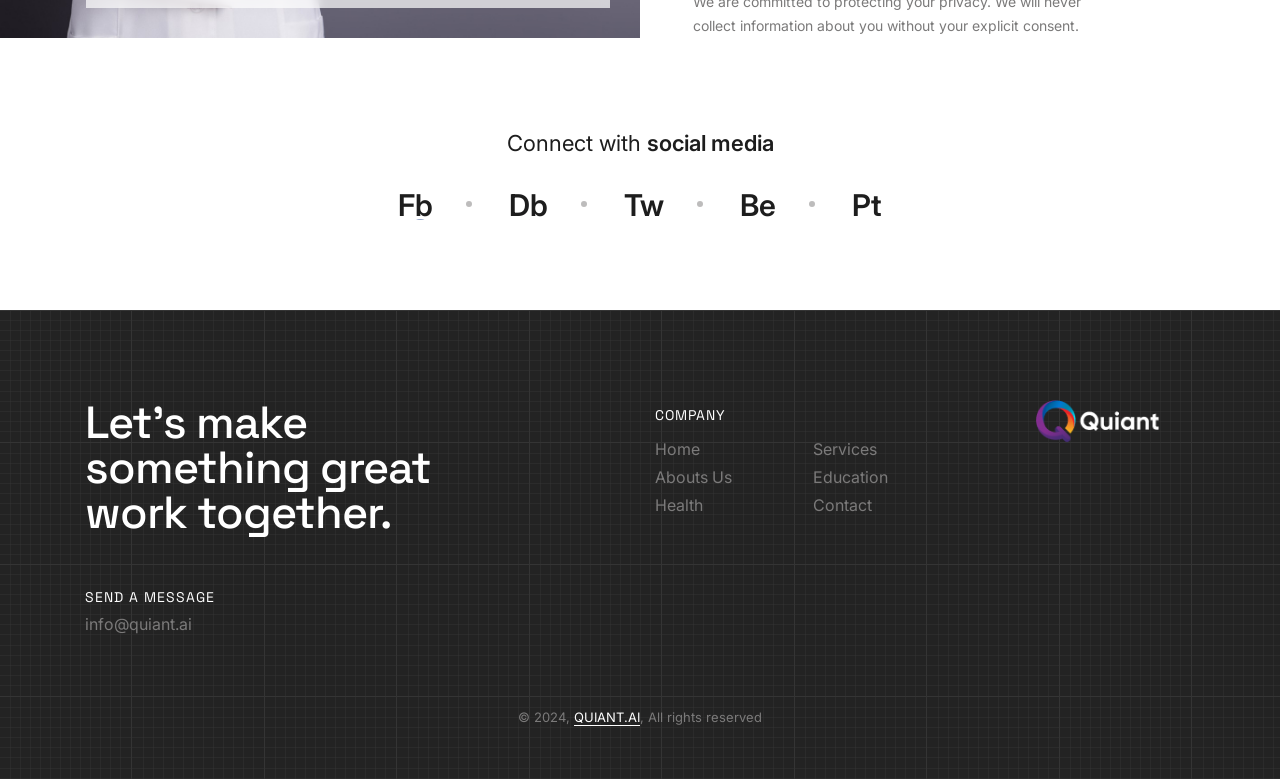
<file: contact.html>
<!DOCTYPE html>
<html lang="en">
<head>
    <meta http-equiv="Content-Type" content="text/html; charset=UTF-8">
    <title>Welcome to QUIANT.AI</title>

    <meta name="description" content="QUIANT.AI">
    <meta name=”robots” content="index, follow">

    <meta http-equiv="X-UA-Compatible" content="IE=edge">
    <meta name="viewport" content="width=device-width,initial-scale=1.0">
    <link rel="shortcut icon" href="images/favicon.png">
    <link rel="preconnect" href="https://fonts.googleapis.com/" crossorigin="">
    <link rel="preconnect" href="https://fonts.gstatic.com/" crossorigin="">
    <link rel="stylesheet" href="css/vendors.min.css">
    <link rel="stylesheet" href="css/icon.min.css">
    <!-- <link rel="stylesheet" href="https://cdnjs.cloudflare.com/ajax/libs/font-awesome/6.5.2/css/all.min.css" integrity="sha512-SnH5WK+bZxgPHs44uWIX+LLJAJ9/2PkPKZ5QiAj6Ta86w+fsb2TkcmfRyVX3pBnMFcV7oQPJkl9QevSCWr3W6A==" crossorigin="anonymous" referrerpolicy="no-referrer" /> -->
    <link rel="stylesheet" href="css/style.min.css">
    <link rel="stylesheet" href="css/responsive.min.css">
    <link rel="stylesheet" href="css/responsive.min.css">
    <link rel="stylesheet" href="css/branding-agency.css">

  </head>

  <body>
   <header>
       <nav class="navbar navbar-expand-lg header-light bg-white header-reverse glass-effect">
           <div class="container-fluid">
               <div class="col-auto col-lg-2 me-lg-0 me-auto">
                   <a class="navbar-brand" href="">
                       <img src="images/logo.png" alt="" class="default-logo" width="125" height="34">
                   </a>
               </div>
               <div class="col-auto ms-auto md-ms-0 menu-order position-static">
                   <button class="navbar-toggler float-start" type="button" data-bs-toggle="collapse" data-bs-target="#navbarNav" aria-controls="#navbarNav-clone" aria-label="Toggle navigation" data-target="#navbarNav-clone">
                       <span class="navbar-toggler-line"></span>
                       <span class="navbar-toggler-line"></span>
                       <span class="navbar-toggler-line"></span>
                       <span class="navbar-toggler-line"></span>
                   </button>
                   <div class="collapse navbar-collapse justify-content-center" id="navbarNav">
                       <ul class="navbar-nav alt-font">
                           <li class="nav-item">
                              <a href="index.html" class="nav-link">Home</a>
                           </li>
                           <li class="nav-item">
                              <a href="about.html" class="nav-link">Abouts Us</a>
                           </li>
                           <li class="nav-item">
                             <a href="health.html" class="nav-link">Health</a>
                           </li>
                           <li class="nav-item">
                             <a href="services.html" class="nav-link">Services</a>
                           </li>
                           <li class="nav-item">
                              <a href="education.html" class="nav-link">Education</a>
                           </li>
                           <li class="nav-item active">
                              <a href="contact.html" class="nav-link">Contact Us</a>
                           </li>
                       </ul>
                   </div>
               </div>
               <div class="col-auto text-end d-none d-sm-flex">
                   <div class="header-icon">
                       <div class="header-button">
                           <a href="mailto:info@quiant.ai" class="btn border-1 btn-transparent-light-gray btn-medium left-icon btn-switch-text">
                               <span>
                                   <span><i class="fa-regular fa-envelope"></i></span>
                                   <span class="btn-double-text" data-text="Send a message">Send a message</span>
                               </span>
                           </a>
                       </div>
                   </div>
               </div>
           </div>
       </nav>
   </header>
      <div class="page-layout">
         <section class="p-0 top-space-margin position-relative overflow-hidden" style="margin-top: 94px;">
            <div class="container-fluid p-0 h-100 position-relative">
               <div class="row g-0">
                  <div class="col-xl-4 col-lg-5 d-flex justify-content-center align-items-center ps-10 xxl-ps-6 xl-ps-4 md-ps-4 sm-ps-0 position-relative order-2 order-lg-1 appear anime-child anime-complete" data-anime="{ &quot;el&quot;: &quot;childs&quot;, &quot;translateY&quot;: [30, 0], &quot;opacity&quot;: [0,1], &quot;duration&quot;: 600, &quot;delay&quot;:0, &quot;staggervalue&quot;: 300, &quot;easing&quot;: &quot;easeOutQuad&quot; }">
                     <div class="vertical-title-center align-items-center justify-content-center flex-shrink-0 w-75px sm-w-50px" style="">
                        <h1 class="title fs-15 alt-font text-dark-gray fw-700 text-uppercase ls-1px text-uppercase d-flex w-auto align-items-center m-0 appear" data-fancy-text="{ &quot;opacity&quot;: [0, 1], &quot;translateY&quot;: [50, 0], &quot;filter&quot;: [&quot;blur(20px)&quot;, &quot;blur(0px)&quot;], &quot;string&quot;: [&quot;contact us&quot;], &quot;duration&quot;: 400, &quot;delay&quot;: 0, &quot;speed&quot;: 50, &quot;easing&quot;: &quot;easeOutQuad&quot; }"><span class="anime-text words chars splitting" data-splitting="true" style="--word-total: 2; --char-total: 9;"><span class="word" data-word="contact" style="--word-index: 0;"><span class="char" data-char="c" style="--char-index: 0; opacity: 1; transform: translateY(0px); filter: blur(0px);">c</span><span class="char" data-char="o" style="--char-index: 1; opacity: 1; transform: translateY(0px); filter: blur(0px);">o</span><span class="char" data-char="n" style="--char-index: 2; opacity: 1; transform: translateY(0px); filter: blur(0px);">n</span><span class="char" data-char="t" style="--char-index: 3; opacity: 1; transform: translateY(0px); filter: blur(0px);">t</span><span class="char" data-char="a" style="--char-index: 4; opacity: 1; transform: translateY(0px); filter: blur(0px);">a</span><span class="char" data-char="c" style="--char-index: 5; opacity: 1; transform: translateY(0px); filter: blur(0px);">c</span><span class="char" data-char="t" style="--char-index: 6; opacity: 1; transform: translateY(0px); filter: blur(0px);">t</span></span><span class="whitespace"> </span><span class="word" data-word="us" style="--word-index: 1;"><span class="char" data-char="u" style="--char-index: 7; opacity: 1; transform: translateY(0px); filter: blur(0px);">u</span><span class="char" data-char="s" style="--char-index: 8; opacity: 1; transform: translateY(0px); filter: blur(0px);">s</span></span></span></h1>
                     </div>
                     <div class="border-start border-color-extra-medium-gray ps-40px sm-ps-20px position-relative z-index-9" style="">
                        <h2 class="text-dark-gray fw-600 alt-font outside-box-right-10 xl-outside-box-right-15 lg-outside-box-right-20 md-me-0 sm-mb-0 ls-minus-3px">We're here to hear answer &amp; question you may have.</h2>
                     </div>
                  </div>
                  <div class="col-xl-8 col-lg-7 position-relative one-half-screen order-1 order-lg-2 md-mb-50px">
                     <div class="overflow-hidden position-relative">
                        <div class="w-100 appear" data-anime="{ &quot;effect&quot;: &quot;slide&quot;, &quot;direction&quot;: &quot;lr&quot;, &quot;color&quot;: &quot;#f7f7f7&quot;, &quot;duration&quot;: 1000, &quot;delay&quot;: 0 }" style="position: relative;">
                           <img src="images/contact-title-bg.jpg" alt="" class="w-100 liquid-parallax" data-parallax-liquid="true" data-parallax-position="top" data-parallax-scale="1.05" style="opacity: 1; transform: translateY(-41.7894px) scale(1.069);" data-no-retina="">
                        </div>
                     </div>
                  </div>
               </div>
            </div>
         </section>
         <section>
            <div class="container">
               <div class="row appear anime-child anime-complete" data-anime="{ &quot;el&quot;: &quot;childs&quot;, &quot;translateX&quot;: [30, 0], &quot;opacity&quot;: [0,1], &quot;duration&quot;: 600, &quot;delay&quot;:0, &quot;staggervalue&quot;: 300, &quot;easing&quot;: &quot;easeOutQuad&quot; }">
                  <div class="col-md-12 sm-mb-30px" style="">
                     <span class="fs-30 alt-font ls-minus-05px fw-700 text-dark-gray">Mumbai</span>
                     <p class="w-70 mb-10px lg-w-90">B 1708 CASTLEROCK, HIRANANDANI GARDENS,POWAI, Mumbai, Mumbai, Mumbai- 400076, Maharashtra</p>
                     <div class="separator-line-1px bg-extra-medium-gray w-70 mt-20px mb-20px md-w-100"></div>
                     <div class="d-block">
                        <span class="text-dark-gray fw-600">E:</span>
                        <a href="mailto:info@quiant.ai">info@quiant.ai</a>
                     </div>
                     <div class="d-block mb-5px">
                        <span class="text-dark-gray fw-600">T:</span>
                        <a href="tel:12345678910">123 456 7890</a>
                     </div>
                     <!-- <a href="https://maps.google.com/maps?ll=-37.805688,144.962312&amp;z=17&amp;t=m&amp;hl=en-US&amp;gl=IN&amp;mapclient=embed&amp;cid=13153204942596594449" target="_blank" class="fs-14 text-dark-gray text-uppercase fw-600">
                     <span class=""><i class="feather icon-feather-map-pin fs-14 me-5px"></i>View on google map</span>
                     </a> -->
                  </div>
                  <!-- <div class="col-md-4 sm-mb-30px" style="">
                     <span class="fs-30 alt-font ls-minus-05px fw-700 text-dark-gray">Mumbai</span>
                     <p class="w-70 mb-10px lg-w-90 md-w-100">27 Eden walk eden centre, Orchard view, New York, USA</p>
                     <div class="separator-line-1px bg-extra-medium-gray w-70 mt-20px mb-20px md-w-100"></div>
                     <div class="d-block">
                        <span class="text-dark-gray fw-600">E:</span>
                        <a href="mailto:info@quiant.ai">info@quiant.ai</a>
                     </div>
                     <div class="d-block mb-5px">
                        <span class="text-dark-gray fw-600">T:</span>
                        <a href="tel:12345678910">123 456 7890</a>
                     </div>
                     <a href="https://maps.google.com/maps?ll=-37.805688,144.962312&amp;z=17&amp;t=m&amp;hl=en-US&amp;gl=IN&amp;mapclient=embed&amp;cid=13153204942596594449" target="_blank" class="fs-14 text-dark-gray text-uppercase fw-600">
                     <span class=""><i class="feather icon-feather-map-pin fs-14 me-5px"></i>View on google map</span>
                     </a>
                  </div>
                  <div class="col-md-4" style="">
                     <span class="fs-30 alt-font ls-minus-05px fw-700 text-dark-gray">Dubai</span>
                     <p class="w-70 mb-10px lg-w-80 md-w-100">701 Sondanella, 24th Floor, Valley road, Dubai, Emirates</p>
                     <div class="separator-line-1px bg-extra-medium-gray w-70 mt-20px mb-20px md-w-100"></div>
                     <div class="d-block">
                        <span class="text-dark-gray fw-600">E:</span>
                        <a href="mailto:info@quiant.ai">info@quiant.ai</a>
                     </div>
                     <div class="d-block mb-5px">
                        <span class="text-dark-gray fw-600">T:</span>
                        <a href="tel:12345678910">123 456 7890</a>
                     </div>
                     <a href="https://maps.google.com/maps?ll=-37.805688,144.962312&amp;z=17&amp;t=m&amp;hl=en-US&amp;gl=IN&amp;mapclient=embed&amp;cid=13153204942596594449" target="_blank" class="fs-14 text-dark-gray text-uppercase fw-600">
                     <span class=""><i class="feather icon-feather-map-pin fs-14 me-5px"></i>View on google map</span>
                     </a>
                  </div> -->
               </div>
            </div>
         </section>
         <section class="p-0">
            <div class="container-fluid p-0">
               <div class="row g-0">
                  <div class="col-xl-6 col-lg-7 cover-background md-h-500px sm-h-400px md-mb-50px" style="background-image:url(images/contact-01.jpg)">
                     <div class="position-absolute text-center blur-box right-30px bottom-30px sm-right-15px sm-bottom-15px pt-35px pb-35px ps-45px pe-45px sm-p-20px bg-white-transparent counter-style-04 d-flex align-items-center border-radius-6px">
                        <h2 class="vertical-counter d-inline-flex alt-font text-dark-gray fw-700 mb-0 ls-minus-2px appear" data-text="+" data-to="353" style="height: 55px;">
                           <span class="vertical-counter-number" data-to="3">
                              <ul style="transform: translateY(-30%);">
                                 <li>0</li>
                                 <li>1</li>
                                 <li>2</li>
                                 <li>3</li>
                                 <li>4</li>
                                 <li>5</li>
                                 <li>6</li>
                                 <li>7</li>
                                 <li>8</li>
                                 <li>9</li>
                              </ul>
                           </span>
                           <span class="vertical-counter-number" data-to="5">
                              <ul style="transform: translateY(-50%);">
                                 <li>0</li>
                                 <li>1</li>
                                 <li>2</li>
                                 <li>3</li>
                                 <li>4</li>
                                 <li>5</li>
                                 <li>6</li>
                                 <li>7</li>
                                 <li>8</li>
                                 <li>9</li>
                              </ul>
                           </span>
                           <span class="vertical-counter-number" data-to="3">
                              <ul style="transform: translateY(-30%);">
                                 <li>0</li>
                                 <li>1</li>
                                 <li>2</li>
                                 <li>3</li>
                                 <li>4</li>
                                 <li>5</li>
                                 <li>6</li>
                                 <li>7</li>
                                 <li>8</li>
                                 <li>9</li>
                              </ul>
                           </span>
                        </h2>
                        <span class="w-180px text-dark-gray text-start fw-500 lh-24 ms-15px sm-ms-10px">Very satisfied clients around the worldwide.</span>
                     </div>
                  </div>
                  <div class="col-xxl-4 col-xl-5 col-lg-5 position-relative">
                     <div class="contact-form-style-03 position-relative ps-15 pe-15 xxl-ps-10 xxl-pe-10 lg-ps-5 lg-pe-5 overflow-hidden last-paragraph-no-margin appear anime-child anime-complete" data-anime="{ &quot;el&quot;: &quot;childs&quot;, &quot;translateY&quot;: [30, 0], &quot;opacity&quot;: [0,1], &quot;duration&quot;: 600, &quot;delay&quot;:0, &quot;staggervalue&quot;: 300, &quot;easing&quot;: &quot;easeOutQuad&quot; }">
                        <div class="mb-10px" style="">
                           <span class="w-25px h-1px d-inline-block bg-base-color me-5px align-middle"></span>
                           <span class="text-gradient-base-color fs-15 alt-font fw-700 ls-05px text-uppercase d-inline-block align-middle">Get in touch with us</span>
                        </div>
                        <h2 class="text-dark-gray alt-font fw-600 w-90 xxl-w-100 ls-minus-2px" style="">We'd love to hear from you!</h2>
                        <form action="https://craftohtml.themezaa.com/email-templates/contact-form.php" method="post" style="">
                           <div class="position-relative form-group mb-20px">
                              <span class="form-icon"><i class="bi bi-person icon-extra-medium text-dark-gray"></i></span>
                              <input class="ps-0 border-radius-0px border-color-extra-medium-gray form-control required" type="text" name="name" placeholder="Your name*">
                           </div>
                           <div class="position-relative form-group mb-20px">
                              <span class="form-icon"><i class="bi bi-envelope icon-extra-medium text-dark-gray"></i></span>
                              <input class="ps-0 border-radius-0px border-bottom border-color-extra-medium-gray form-control required" type="email" name="email" placeholder="Your email address*">
                           </div>
                           <div class="position-relative form-group form-textarea mt-15px mb-0">
                              <textarea class="ps-0 border-radius-0px border-bottom border-color-extra-medium-gray form-control" name="comment" placeholder="Your message" rows="3"></textarea>
                              <span class="form-icon"><i class="bi bi-chat-square-dots icon-extra-medium text-dark-gray"></i></span>
                              <input type="hidden" name="redirect" value="">
                              <button class="btn btn-medium btn-dark-gray btn-round-edge btn-box-shadow mb-20px mt-25px submit w-100 left-icon" type="submit"><i class="fa-regular fa-envelope"></i>Send message</button>
                              <p class="fs-14 lh-24 w-100 mb-0 text-center text-lg-start">We are committed to protecting your privacy. We will never collect information about you without your explicit consent.</p>
                              <div class="form-results mt-20px d-none"></div>
                           </div>
                        </form>
                     </div>
                  </div>
               </div>
            </div>
         </section>
         <section>
            <div class="container">
               <div class="row justify-content-center">
                  <div class="col-lg-12 col-md-12 col-sm-12 text-center elements-social social-icon-style-06">
                     <div class="fs-22 mb-30px text-dark-gray">Connect with <span class="fw-600">social media</span></div>
                     <ul class="extra-large-icon fw-600 appear anime-child anime-complete" data-anime="{ &quot;el&quot;: &quot;childs&quot;, &quot;translateX&quot;: [10, 0], &quot;opacity&quot;: [0,1], &quot;duration&quot;: 300, &quot;delay&quot;: 100, &quot;staggervalue&quot;: 300, &quot;easing&quot;: &quot;easeOutQuad&quot; }">
                        <li style=""><a class="facebook" href="https://www.facebook.com/" target="_blank"><span class="brand-label text-dark-gray">Fb</span><span class="brand-icon fa-brands fa-facebook-f"></span></a></li>
                        <li style=""><a class="dribbble" href="https://www.dribbble.com/" target="_blank"><span class="brand-label text-dark-gray">Db</span><span class="brand-icon fa-brands fa-dribbble"></span></a></li>
                        <li style=""><a class="twitter" href="https://www.twitter.com/" target="_blank"><span class="brand-label text-dark-gray">Tw</span><span class="brand-icon fa-brands fa-twitter"></span></a></li>
                        <li style=""><a class="behance" href="https://www.behance.com/" target="_blank"><span class="brand-label text-dark-gray">Be</span><span class="brand-icon fa-brands fa-behance"></span></a></li>
                        <li style=""><a class="pinterest" href="https://in.pinterest.com/" target="_blank"><span class="brand-label text-dark-gray">Pt</span><span class="brand-icon fa-brands fa-pinterest-p"></span></a></li>
                     </ul>
                  </div>
               </div>
            </div>
         </section>
         <footer class="bg-charcoal-blue pb-4 sm-pb-50px" style="background-image: url(images/pattern.svg)">
             <div class="container">
                 <div class="row mb-6">
                     <div class="col-lg-5 col-md-6 sm-mb-30px order-2 order-md-1">
                         <h3 class="text-white fw-500 alt-font mb-50px ls-minus-1px sm-mb-30px">Let's make something great work together.</h3>
                         <div class="row">
                             <div class="col-lg-5 col-6">
                                 <span class="alt-font fs-14 text-uppercase d-block text-white ls-1px lh-24">Send a message</span>
                                 <a href="mailto:info@quiant.ai">info@quiant.ai</a>
                             </div>
                         </div>
                     </div>
                     <div class="col-md-4 offset-lg-1 col-6 order-3 order-md-2">
                         <span class="alt-font fs-14 text-uppercase mb-5px d-block text-white ls-1px">Company</span>
                         <div class="row">
                           <ul class="col-md-5 col-6">
                             <li>
                               <a href="index.html">Home</a>
                             </li>
                             <li>
                               <a href="about.html">Abouts Us</a>
                             </li>
                             <li>
                               <a href="health.html">Health</a>
                             </li>
                           </ul>
                           <ul class="col-md-5 col-6">
                             <li>
                               <a href="services.html">Services</a>
                             </li>
                             <li>
                               <a href="education.html">Education</a>
                             </li>
                             <li>
                               <a href="contact.html">Contact</a>
                             </li>
                           </ul>
                         </div>
                     </div>
                     <div class="col-md-2 order-1 order-md-4 sm-mb-30px">
                         <a href="" class="footer-logo"><img src="images/white-logo.png"  alt="" width="125" height="34"></a>
                     </div>
                 </div>
                 <div class="row">
                     <div class="col-md-12 text-center last-paragraph-no-margin">
                         <p class="fs-13 lh-22">© 2024, <a href="" target="_blank" class="text-decoration-line-bottom text-white">QUIANT.AI</a>, All rights reserved</p>
                     </div>
                 </div>
             </div>
         </footer>
     </div>
     <div class="scroll-progress d-none d-xxl-block">
         <a href="" class="scroll-top" aria-label="scroll">
             <span class="scroll-text">Scroll</span><span class="scroll-line"><span class="scroll-point"></span></span>
         </a>
     </div>


     <script type="text/javascript" src="js/jquery.js"></script>
     <script type="text/javascript" src="js/vendors.min.js"></script>
     <script type="text/javascript" src="js/main.js"></script>

 </body>
</file>
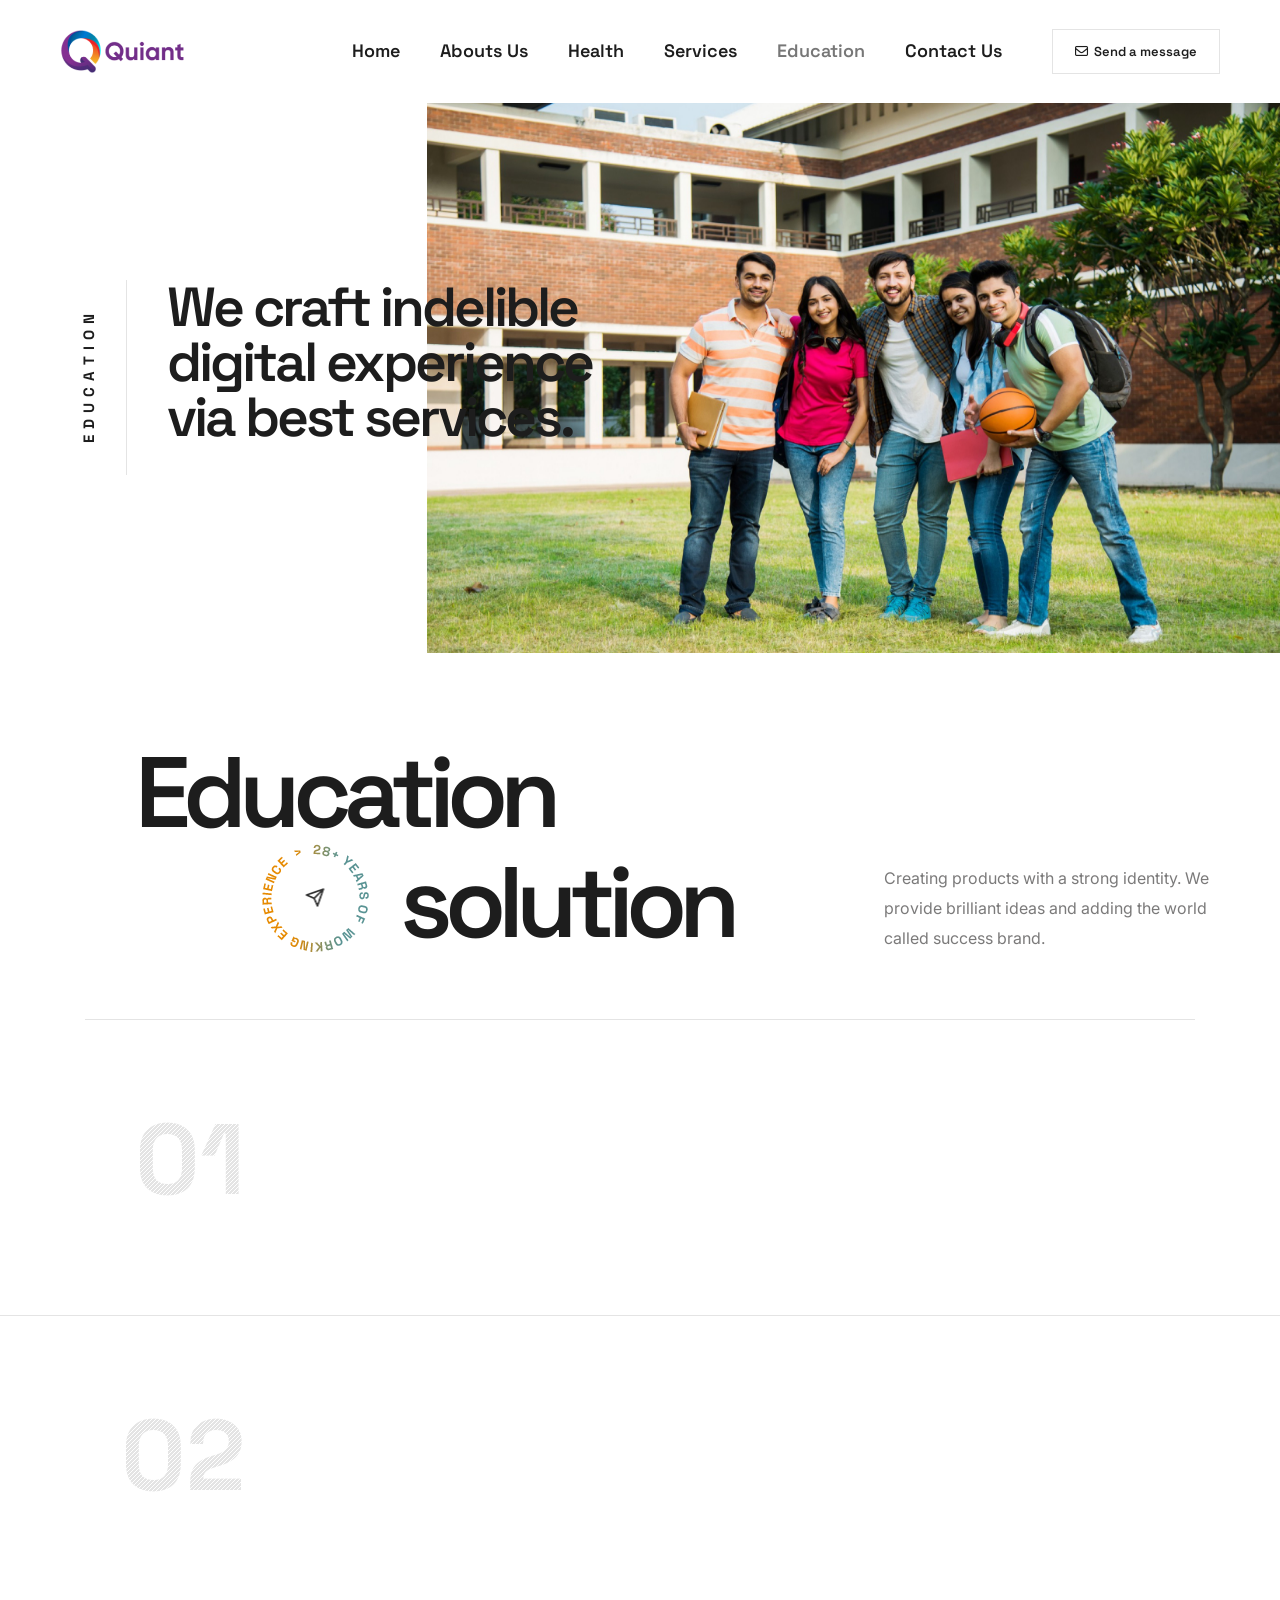
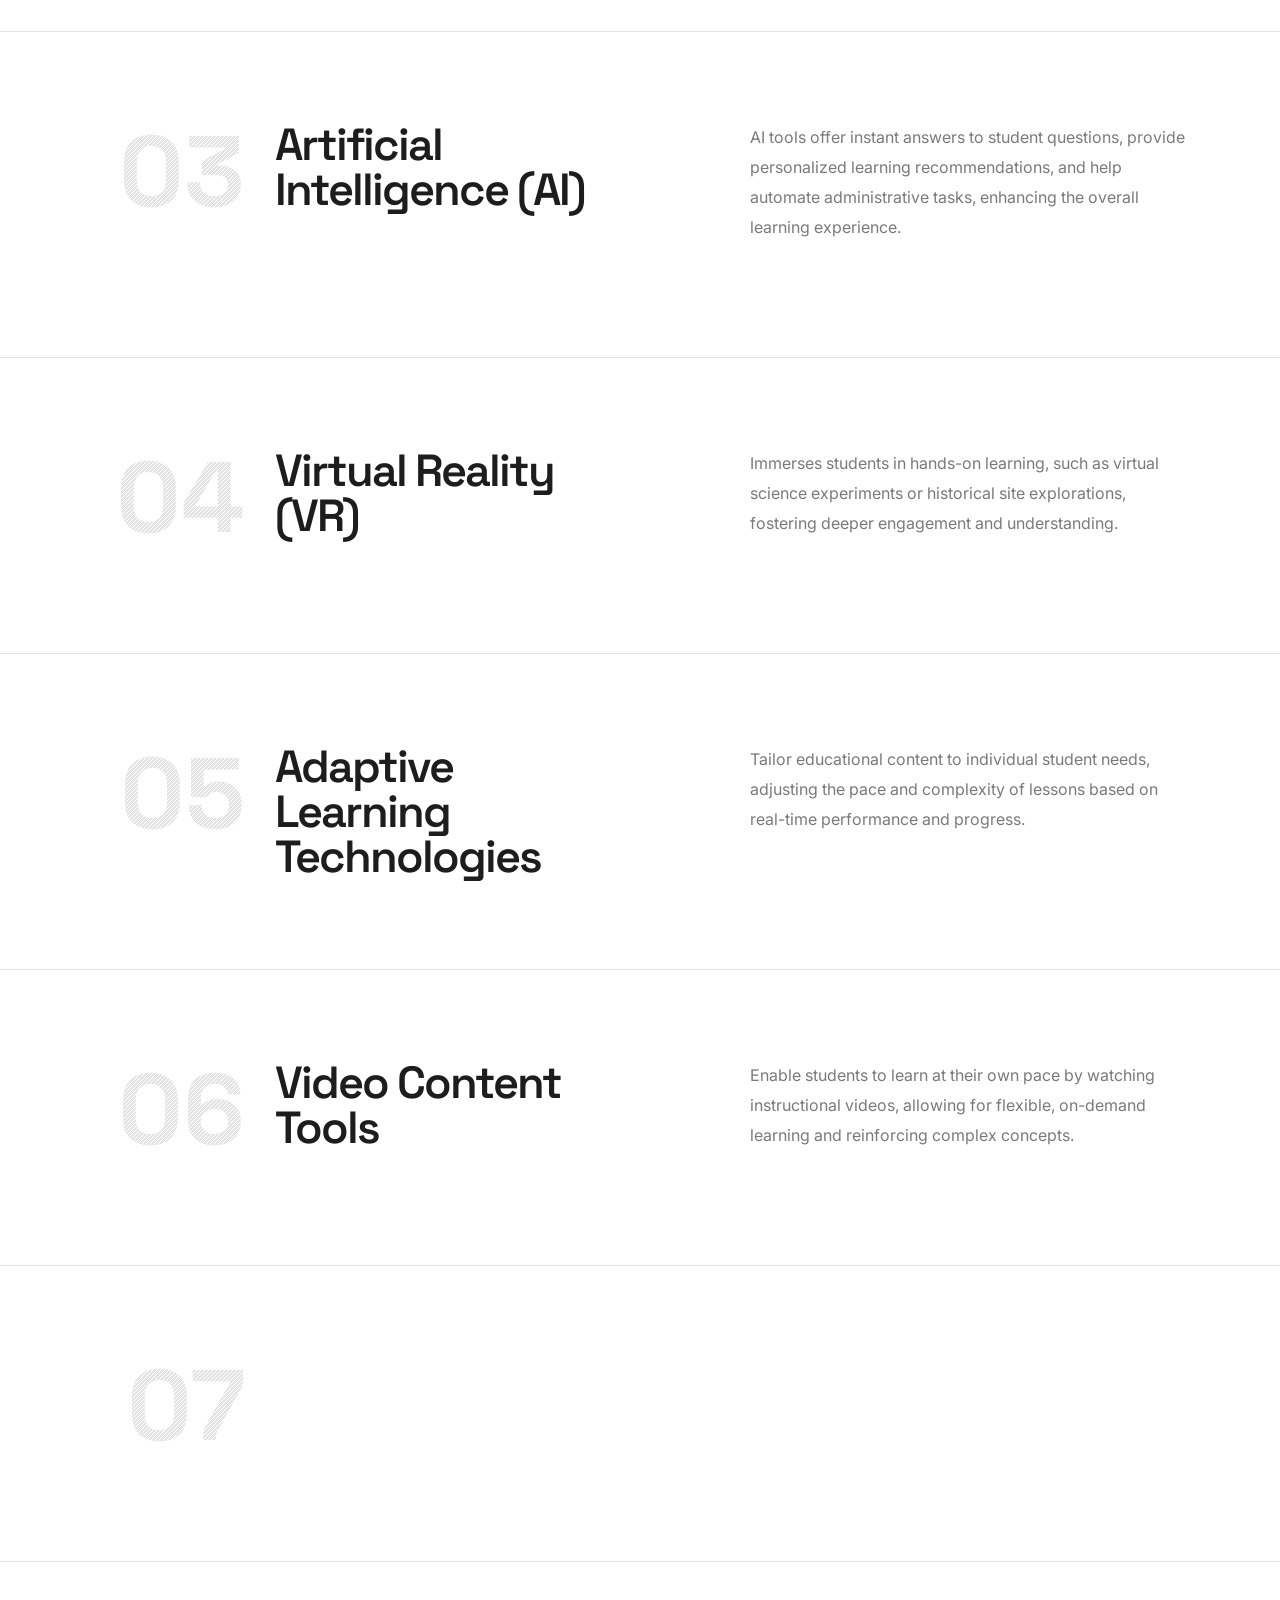
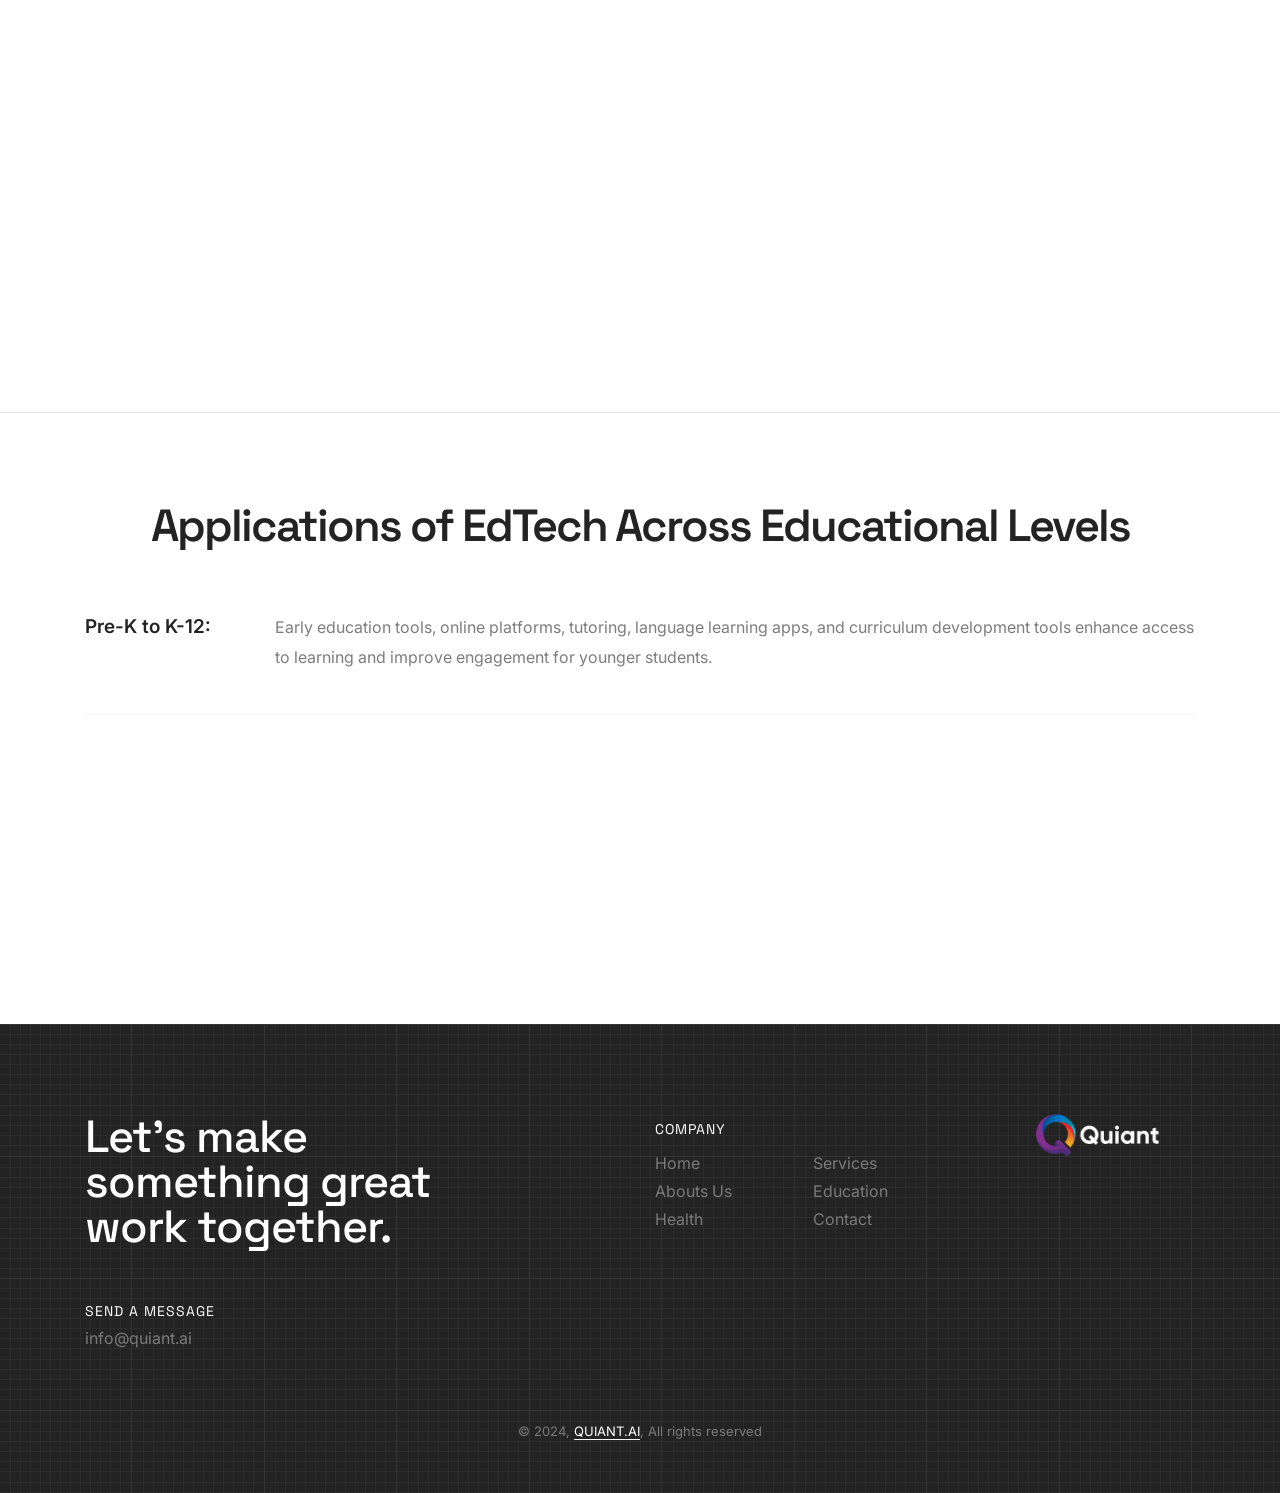
<file: education.html>
<!DOCTYPE html>
<html lang="en">
  <head>
    <meta http-equiv="Content-Type" content="text/html; charset=UTF-8">
    <title>Welcome to QUIANT.AI</title>

    <meta name="description" content="QUIANT.AI">
    <meta name=”robots” content="index, follow">

    <meta http-equiv="X-UA-Compatible" content="IE=edge">
    <meta name="viewport" content="width=device-width,initial-scale=1.0">
    <link rel="shortcut icon" href="images/favicon.png">
    <link rel="preconnect" href="https://fonts.googleapis.com/" crossorigin="">
    <link rel="preconnect" href="https://fonts.gstatic.com/" crossorigin="">
    <link rel="stylesheet" href="css/vendors.min.css">
    <link rel="stylesheet" href="css/icon.min.css">
    <!-- <link rel="stylesheet" href="https://cdnjs.cloudflare.com/ajax/libs/font-awesome/6.5.2/css/all.min.css" integrity="sha512-SnH5WK+bZxgPHs44uWIX+LLJAJ9/2PkPKZ5QiAj6Ta86w+fsb2TkcmfRyVX3pBnMFcV7oQPJkl9QevSCWr3W6A==" crossorigin="anonymous" referrerpolicy="no-referrer" /> -->
    <link rel="stylesheet" href="css/style.min.css">
    <link rel="stylesheet" href="css/responsive.min.css">
    <link rel="stylesheet" href="css/branding-agency.css">
  </head>
  <body>
    <header>
      <nav class="navbar navbar-expand-lg header-light bg-white header-reverse glass-effect">
        <div class="container-fluid">
          <div class="col-auto col-lg-2 me-lg-0 me-auto">
            <a class="navbar-brand" href="">
              <img src="images/logo.png" alt="" class="default-logo" width="125" height="34">
            </a>
          </div>
          <div class="col-auto ms-auto md-ms-0 menu-order position-static">
            <button class="navbar-toggler float-start" type="button" data-bs-toggle="collapse" data-bs-target="#navbarNav" aria-controls="#navbarNav-clone" aria-label="Toggle navigation" data-target="#navbarNav-clone">
              <span class="navbar-toggler-line"></span>
              <span class="navbar-toggler-line"></span>
              <span class="navbar-toggler-line"></span>
              <span class="navbar-toggler-line"></span>
            </button>
            <div class="collapse navbar-collapse justify-content-center" id="navbarNav">
              <ul class="navbar-nav alt-font">
                <li class="nav-item">
                  <a href="index.html" class="nav-link">Home</a>
                </li>
                <li class="nav-item">
                  <a href="about.html" class="nav-link">Abouts Us</a>
                </li>
                <li class="nav-item">
                  <a href="health.html" class="nav-link">Health</a>
                </li>
                <li class="nav-item">
                  <a href="services.html" class="nav-link">Services</a>
                </li>
                <li class="nav-item active">
                  <a href="education.html" class="nav-link">Education</a>
                </li>
                <li class="nav-item">
                  <a href="contact.html" class="nav-link">Contact Us</a>
                </li>
              </ul>
            </div>
          </div>
          <div class="col-auto text-end d-none d-sm-flex">
            <div class="header-icon">
              <div class="header-button">
                <a href="mailto:info@quiant.ai" class="btn border-1 btn-transparent-light-gray btn-medium left-icon btn-switch-text">
                  <span>
                    <span>
                      <i class="fa-regular fa-envelope"></i>
                    </span>
                    <span class="btn-double-text" data-text="Send a message">Send a message</span>
                  </span>
                </a>
              </div>
            </div>
          </div>
        </div>
      </nav>
    </header>
    <div class="page-layout">
      <section class="p-0 top-space-margin position-relative overflow-hidden" style="margin-top: 94px;">
        <div class="container-fluid p-0 h-100 position-relative">
          <div class="row g-0">
            <div class="col-xl-4 col-lg-5 d-flex justify-content-center align-items-center ps-10 xxl-ps-6 xl-ps-4 md-ps-4 sm-ps-0 position-relative order-2 order-lg-1 appear anime-child anime-complete" data-anime="{ &quot;el&quot;: &quot;childs&quot;, &quot;translateY&quot;: [30, 0], &quot;opacity&quot;: [0,1], &quot;duration&quot;: 600, &quot;delay&quot;:0, &quot;staggervalue&quot;: 300, &quot;easing&quot;: &quot;easeOutQuad&quot; }">
              <div class="vertical-title-center align-items-center justify-content-center flex-shrink-0 w-75px sm-w-50px" style="">
                <h1 class="title fs-15 alt-font text-dark-gray fw-700 text-uppercase ls-1px text-uppercase d-flex w-auto align-items-center m-0 appear" data-fancy-text="{ &quot;opacity&quot;: [0, 1], &quot;translateY&quot;: [50, 0], &quot;filter&quot;: [&quot;blur(20px)&quot;, &quot;blur(0px)&quot;], &quot;string&quot;: [&quot;our services&quot;], &quot;duration&quot;: 400, &quot;delay&quot;: 0, &quot;speed&quot;: 50, &quot;easing&quot;: &quot;easeOutQuad&quot; }">
                  <span class="anime-text words chars splitting" data-splitting="true" style="--word-total: 2; --char-total: 11;">
                    <span class="whitespace"></span>
                    <span class="word" data-word="services" style="--word-index: 1;">
                      <span class="char" data-char="E" style="--char-index: 3; opacity: 1; transform: translateY(0px); filter: blur(0px);">E</span>
                      <span class="char" data-char="D" style="--char-index: 4; opacity: 1; transform: translateY(0px); filter: blur(0px);">D</span>
                      <span class="char" data-char="U" style="--char-index: 5; opacity: 1; transform: translateY(0px); filter: blur(0px);">U</span>
                      <span class="char" data-char="C" style="--char-index: 6; opacity: 1; transform: translateY(0px); filter: blur(0px);">C</span>
                      <span class="char" data-char="A" style="--char-index: 7; opacity: 1; transform: translateY(0px); filter: blur(0px);">A</span>
                      <span class="char" data-char="T" style="--char-index: 8; opacity: 1; transform: translateY(0px); filter: blur(0px);">T</span>
                      <span class="char" data-char="I" style="--char-index: 9; opacity: 1; transform: translateY(0px); filter: blur(0px);">I</span>
                      <span class="char" data-char="O" style="--char-index: 10; opacity: 1; transform: translateY(0px); filter: blur(0px);">O</span>
                      <span class="char" data-char="N" style="--char-index: 11; opacity: 1; transform: translateY(0px); filter: blur(0px);">N</span>
                    </span>
                  </span>
                </h1>
              </div>
              <div class="border-start border-color-extra-medium-gray ps-40px sm-ps-20px position-relative z-index-9" style="">
                <h2 class="text-dark-gray fw-600 alt-font outside-box-right-10 xl-outside-box-right-15 lg-outside-box-right-20 md-me-0 sm-mb-0 ls-minus-3px">We craft indelible digital experience via best services.</h2>
              </div>
            </div>
            <div class="col-xl-8 col-lg-7 position-relative one-half-screen order-1 order-lg-2 md-mb-50px">
              <div class="overflow-hidden position-relative">
                <div class="w-100 appear" data-anime="{ &quot;effect&quot;: &quot;slide&quot;, &quot;direction&quot;: &quot;lr&quot;, &quot;color&quot;: &quot;#f7f7f7&quot;, &quot;duration&quot;: 1000, &quot;delay&quot;: 0 }" style="position: relative;">
                  <img src="images/education-title-bg.jpg" alt="" class="w-100 liquid-parallax" data-parallax-liquid="true" data-parallax-position="top" data-parallax-scale="1.05" data-no-retina="" style="transform: translateY(-24px) scale(1.049); opacity: 1;">
                </div>
              </div>
            </div>
          </div>
        </div>
      </section>
      <section>
        <div class="container">
          <div class="row mb-6 sm-mb-50px">
            <div class="col-md-12 text-center text-md-start" data-anime="{&quot;opacity&quot;: [0,1], &quot;duration&quot;: 600, &quot;delay&quot;:0, &quot;staggervalue&quot;: 300, &quot;easing&quot;: &quot;easeOutQuad&quot; }">
              <div class="fs-140 xxl-fs-100 sm-fs-60 fw-600 text-dark-gray alt-font ls-minus-8px sm-ls-minus-2px skrollable skrollable-before" data-bottom-top="transform: translate3d(-50px, 0px, 0px);" data-top-bottom="transform: translate3d(50px, 0px, 0px);" style="transform: translate3d(-50px, 0px, 0px);">Education</div>
            </div>
            <div class="col-12">
              <div class="row align-items-center align-items-lg-end skrollable skrollable-before" data-bottom-top="transform: translate3d(-30px, 0px, 0px);" data-top-bottom="transform: translate3d(30px, 0px, 0px);" style="transform: translate3d(-30px, 0px, 0px);">
                <div class="col-lg-3 col-md-4 text-md-end text-center md-mt-30px md-mb-20px" data-anime="{&quot;opacity&quot;: [0,1], &quot;duration&quot;: 600, &quot;delay&quot;:0, &quot;staggervalue&quot;: 300, &quot;easing&quot;: &quot;easeOutQuad&quot; }">
                  <div class="position-relative">
                    <img src="images/about-01.webp" class="animation-rotation position-relative z-index-2" alt="" data-no-retina="">
                    <div class="absolute-middle-center w-100 z-index-1">
                      <img src="images/about-02.webp" alt="" data-no-retina="">
                    </div>
                  </div>
                </div>
                <div class="col-lg-5 col-md-6 text-center text-md-start" data-anime="{&quot;opacity&quot;: [0,1], &quot;duration&quot;: 600, &quot;delay&quot;:0, &quot;staggervalue&quot;: 300, &quot;easing&quot;: &quot;easeOutQuad&quot; }">
                  <div class="fs-140 xxl-fs-100 sm-fs-60 fw-600 text-dark-gray alt-font ls-minus-8px sm-ls-minus-2px">solution</div>
                </div>
                <div class="col-lg-4 last-paragraph-no-margin md-mt-30px" data-anime="{&quot;opacity&quot;: [0,1], &quot;duration&quot;: 600, &quot;delay&quot;:0, &quot;staggervalue&quot;: 300, &quot;easing&quot;: &quot;easeOutQuad&quot; }">
                  <p class="w-95 md-w-80 mx-auto text-center text-lg-start sm-w-100">Creating products with a strong identity. We provide brilliant ideas and adding the world called success brand. </p>
                </div>
              </div>
            </div>
          </div>
          <div class="row">
            <div class="col-md-12">
              <div class="separator-line-1px bg-extra-medium-gray"></div>
            </div>
          </div>
        </div>
      </section>
      
      <section class="pt-0">
         <div class="container">
            <div class="row">
               <div class="col-lg-2 col-md-2 text-md-end">
                  <span class="fs-130 xl-fs-100 md-fs-80 lh-100 md-lh-80 alt-font fw-700 text-sliding-line bg-extra-medium-gray">01</span>
               </div>
               <div class="col-xl-4 col-lg-4 col-md-8 md-mt-15px" data-anime="{ &quot;el&quot;: &quot;childs&quot;, &quot;translateY&quot;: [30, 0], &quot;opacity&quot;: [0,1], &quot;duration&quot;: 600, &quot;delay&quot;:0, &quot;staggervalue&quot;: 300, &quot;easing&quot;: &quot;easeOutQuad&quot; }">
                  <h3 class="alt-font fw-600 mb-0 text-dark-gray ls-minus-2px">Virtual Classroom Platforms</h3>
               </div>
               <div class="col-lg-5 offset-xl-1 md-mt-20px" data-anime="{ &quot;el&quot;: &quot;childs&quot;, &quot;translateY&quot;: [30, 0], &quot;opacity&quot;: [0,1], &quot;duration&quot;: 600, &quot;delay&quot;:0, &quot;staggervalue&quot;: 300, &quot;easing&quot;: &quot;easeOutQuad&quot; }">
                  <p>Allow students to access learning materials and interact with teachers from anywhere, providing flexibility and expanding access to education.</p>
               </div>
            </div>
         </div>
      </section>
      <div class="separator-line-1px border-bottom border-color-extra-medium-gray"></div>
      <section class="">
         <div class="container">
            <div class="row">
               <div class="col-lg-2 col-md-2 text-md-end">
                  <span class="fs-130 xl-fs-100 md-fs-80 lh-100 md-lh-80 alt-font fw-700 text-sliding-line bg-extra-medium-gray">02</span>
               </div>
               <div class="col-xl-4 col-lg-4 col-md-8 md-mt-15px" data-anime="{ &quot;el&quot;: &quot;childs&quot;, &quot;translateY&quot;: [30, 0], &quot;opacity&quot;: [0,1], &quot;duration&quot;: 600, &quot;delay&quot;:0, &quot;staggervalue&quot;: 300, &quot;easing&quot;: &quot;easeOutQuad&quot; }">
                  <h3 class="alt-font fw-600 mb-0 text-dark-gray ls-minus-2px">Learning Management Systems (LMS)</h3>
               </div>
               <div class="col-lg-5 offset-xl-1 md-mt-20px" data-anime="{ &quot;el&quot;: &quot;childs&quot;, &quot;translateY&quot;: [30, 0], &quot;opacity&quot;: [0,1], &quot;duration&quot;: 600, &quot;delay&quot;:0, &quot;staggervalue&quot;: 300, &quot;easing&quot;: &quot;easeOutQuad&quot; }">
                  <p>Organize and manage educational content, track student progress, and collect learning data, helping both teachers and students stay on top of performance and progress.</p>
               </div>
            </div>
         </div>
      </section>
      <div class="separator-line-1px border-bottom border-color-extra-medium-gray"></div>
      <section class="">
         <div class="container">
            <div class="row">
               <div class="col-lg-2 col-md-2 text-md-end">
                  <span class="fs-130 xl-fs-100 md-fs-80 lh-100 md-lh-80 alt-font fw-700 text-sliding-line bg-extra-medium-gray">03</span>
               </div>
               <div class="col-xl-4 col-lg-4 col-md-8 md-mt-15px" data-anime="{ &quot;el&quot;: &quot;childs&quot;, &quot;translateY&quot;: [30, 0], &quot;opacity&quot;: [0,1], &quot;duration&quot;: 600, &quot;delay&quot;:0, &quot;staggervalue&quot;: 300, &quot;easing&quot;: &quot;easeOutQuad&quot; }">
                  <h3 class="alt-font fw-600 mb-0 text-dark-gray ls-minus-2px">Artificial Intelligence (AI)</h3>
               </div>
               <div class="col-lg-5 offset-xl-1 md-mt-20px" data-anime="{ &quot;el&quot;: &quot;childs&quot;, &quot;translateY&quot;: [30, 0], &quot;opacity&quot;: [0,1], &quot;duration&quot;: 600, &quot;delay&quot;:0, &quot;staggervalue&quot;: 300, &quot;easing&quot;: &quot;easeOutQuad&quot; }">
                  <p>AI tools offer instant answers to student questions, provide personalized learning recommendations, and help automate administrative tasks, enhancing the overall learning experience.</p>
               </div>
            </div>
         </div>
      </section>
      <div class="separator-line-1px border-bottom border-color-extra-medium-gray"></div>
      <section class="">
         <div class="container">
            <div class="row">
               <div class="col-lg-2 col-md-2 text-md-end">
                  <span class="fs-130 xl-fs-100 md-fs-80 lh-100 md-lh-80 alt-font fw-700 text-sliding-line bg-extra-medium-gray">04</span>
               </div>
               <div class="col-xl-4 col-lg-4 col-md-8 md-mt-15px" data-anime="{ &quot;el&quot;: &quot;childs&quot;, &quot;translateY&quot;: [30, 0], &quot;opacity&quot;: [0,1], &quot;duration&quot;: 600, &quot;delay&quot;:0, &quot;staggervalue&quot;: 300, &quot;easing&quot;: &quot;easeOutQuad&quot; }">
                  <h3 class="alt-font fw-600 mb-0 text-dark-gray ls-minus-2px">Virtual Reality (VR)</h3>
               </div>
               <div class="col-lg-5 offset-xl-1 md-mt-20px" data-anime="{ &quot;el&quot;: &quot;childs&quot;, &quot;translateY&quot;: [30, 0], &quot;opacity&quot;: [0,1], &quot;duration&quot;: 600, &quot;delay&quot;:0, &quot;staggervalue&quot;: 300, &quot;easing&quot;: &quot;easeOutQuad&quot; }">
                  <p>Immerses students in hands-on learning, such as virtual science experiments or historical site explorations, fostering deeper engagement and understanding.</p>
               </div>
            </div>
         </div>
      </section>
      <div class="separator-line-1px border-bottom border-color-extra-medium-gray"></div>
      <section class="">
         <div class="container">
            <div class="row">
               <div class="col-lg-2 col-md-2 text-md-end">
                  <span class="fs-130 xl-fs-100 md-fs-80 lh-100 md-lh-80 alt-font fw-700 text-sliding-line bg-extra-medium-gray">05</span>
               </div>
               <div class="col-xl-4 col-lg-4 col-md-8 md-mt-15px" data-anime="{ &quot;el&quot;: &quot;childs&quot;, &quot;translateY&quot;: [30, 0], &quot;opacity&quot;: [0,1], &quot;duration&quot;: 600, &quot;delay&quot;:0, &quot;staggervalue&quot;: 300, &quot;easing&quot;: &quot;easeOutQuad&quot; }">
                  <h3 class="alt-font fw-600 mb-0 text-dark-gray ls-minus-2px">Adaptive Learning Technologies</h3>
               </div>
               <div class="col-lg-5 offset-xl-1 md-mt-20px" data-anime="{ &quot;el&quot;: &quot;childs&quot;, &quot;translateY&quot;: [30, 0], &quot;opacity&quot;: [0,1], &quot;duration&quot;: 600, &quot;delay&quot;:0, &quot;staggervalue&quot;: 300, &quot;easing&quot;: &quot;easeOutQuad&quot; }">
                  <p>Tailor educational content to individual student needs, adjusting the pace and complexity of lessons based on real-time performance and progress.</p>
               </div>
            </div>
         </div>
      </section>
      <div class="separator-line-1px border-bottom border-color-extra-medium-gray"></div>
      <section class="">
         <div class="container">
            <div class="row">
               <div class="col-lg-2 col-md-2 text-md-end">
                  <span class="fs-130 xl-fs-100 md-fs-80 lh-100 md-lh-80 alt-font fw-700 text-sliding-line bg-extra-medium-gray">06</span>
               </div>
               <div class="col-xl-4 col-lg-4 col-md-8 md-mt-15px" data-anime="{ &quot;el&quot;: &quot;childs&quot;, &quot;translateY&quot;: [30, 0], &quot;opacity&quot;: [0,1], &quot;duration&quot;: 600, &quot;delay&quot;:0, &quot;staggervalue&quot;: 300, &quot;easing&quot;: &quot;easeOutQuad&quot; }">
                  <h3 class="alt-font fw-600 mb-0 text-dark-gray ls-minus-2px">Video Content Tools</h3>
               </div>
               <div class="col-lg-5 offset-xl-1 md-mt-20px" data-anime="{ &quot;el&quot;: &quot;childs&quot;, &quot;translateY&quot;: [30, 0], &quot;opacity&quot;: [0,1], &quot;duration&quot;: 600, &quot;delay&quot;:0, &quot;staggervalue&quot;: 300, &quot;easing&quot;: &quot;easeOutQuad&quot; }">
                  <p>Enable students to learn at their own pace by watching instructional videos, allowing for flexible, on-demand learning and reinforcing complex concepts.</p>
               </div>
            </div>
         </div>
      </section>
      <div class="separator-line-1px border-bottom border-color-extra-medium-gray"></div>
      <section class="">
         <div class="container">
            <div class="row">
               <div class="col-lg-2 col-md-2 text-md-end">
                  <span class="fs-130 xl-fs-100 md-fs-80 lh-100 md-lh-80 alt-font fw-700 text-sliding-line bg-extra-medium-gray">07</span>
               </div>
               <div class="col-xl-4 col-lg-4 col-md-8 md-mt-15px" data-anime="{ &quot;el&quot;: &quot;childs&quot;, &quot;translateY&quot;: [30, 0], &quot;opacity&quot;: [0,1], &quot;duration&quot;: 600, &quot;delay&quot;:0, &quot;staggervalue&quot;: 300, &quot;easing&quot;: &quot;easeOutQuad&quot; }">
                  <h3 class="alt-font fw-600 mb-0 text-dark-gray ls-minus-2px">Educational Apps</h3>
               </div>
               <div class="col-lg-5 offset-xl-1 md-mt-20px" data-anime="{ &quot;el&quot;: &quot;childs&quot;, &quot;translateY&quot;: [30, 0], &quot;opacity&quot;: [0,1], &quot;duration&quot;: 600, &quot;delay&quot;:0, &quot;staggervalue&quot;: 300, &quot;easing&quot;: &quot;easeOutQuad&quot; }">
                  <p>Track student progress, measure aptitude, and help teachers create customized learning plans, ensuring that each student receives targeted support.</p>
               </div>
            </div>
         </div>
      </section>
      <div class="separator-line-1px border-bottom border-color-extra-medium-gray"></div>

      <section class="">
        <div class="container">
          <div class="row">
            <div class="col-lg-12 md-mb-20px sm-mb-0 text-center" data-anime="{ &quot;el&quot;: &quot;childs&quot;, &quot;translateY&quot;: [15, 0], &quot;opacity&quot;: [0,1], &quot;duration&quot;: 600, &quot;delay&quot;: 0, &quot;staggervalue&quot;: 300, &quot;easing&quot;: &quot;easeOutQuad&quot; }">
              <h3 class="text-dark-gray fw-600 ls-minus-2px alt-font">Benefits of EdTech for Teachers and Students</h3>
            </div>
            <div class="col-lg-12 mt-3 md-mt-0" data-anime="{ &quot;el&quot;: &quot;childs&quot;, &quot;translateY&quot;: [15, 0], &quot;opacity&quot;: [0,1], &quot;duration&quot;: 600, &quot;delay&quot;: 0, &quot;staggervalue&quot;: 300, &quot;easing&quot;: &quot;easeOutQuad&quot; }">
              <div class="row">
                <div class="col-md-2">
                  <div class="fs-19 fw-600 text-dark-gray w-90 xl-w-100 sm-mb-10px">For Teachers:</div>
                </div>
                <div class="col-md-10 last-paragraph-no-margin">
                  <p>EdTech allows for the creation of personalized learning plans, better tracking of student progress, and more efficient management of administrative tasks.</p>
                </div>
              </div>
              <div class="separator-line-1px border-bottom border-color-extra-medium-gray mt-35px mb-35px"></div>
              <div class="row">
                <div class="col-md-2">
                  <div class="fs-19 fw-600 text-dark-gray w-90 xl-w-100 sm-mb-10px">For Students:</div>
                </div>
                <div class="col-md-10 last-paragraph-no-margin">
                  <p>EdTech sparks creativity, fosters curiosity, and provides new opportunities to learn in ways that are flexible and engaging.</p>
                </div>
              </div>
            </div>
          </div>
        </div>
      </section>
      <div class="separator-line-1px border-bottom border-color-extra-medium-gray"></div>

      <section class="">
        <div class="container">
          <div class="row">
            <div class="col-lg-12 md-mb-20px sm-mb-0 text-center" data-anime="{ &quot;el&quot;: &quot;childs&quot;, &quot;translateY&quot;: [15, 0], &quot;opacity&quot;: [0,1], &quot;duration&quot;: 600, &quot;delay&quot;: 0, &quot;staggervalue&quot;: 300, &quot;easing&quot;: &quot;easeOutQuad&quot; }">
              <h3 class="text-dark-gray fw-600 ls-minus-2px alt-font">Applications of EdTech Across Educational Levels</h3>
            </div>
            <div class="col-lg-12 mt-3 md-mt-0" data-anime="{ &quot;el&quot;: &quot;childs&quot;, &quot;translateY&quot;: [15, 0], &quot;opacity&quot;: [0,1], &quot;duration&quot;: 600, &quot;delay&quot;: 0, &quot;staggervalue&quot;: 300, &quot;easing&quot;: &quot;easeOutQuad&quot; }">
              <div class="row">
                <div class="col-md-2">
                  <div class="fs-19 fw-600 text-dark-gray w-90 xl-w-100 sm-mb-10px">Pre-K to K-12:</div>
                </div>
                <div class="col-md-10 last-paragraph-no-margin">
                  <p>Early education tools, online platforms, tutoring, language learning apps, and curriculum development tools enhance access to learning and improve engagement for younger students.</p>
                </div>
              </div>
              <div class="separator-line-1px border-bottom border-color-extra-medium-gray mt-35px mb-35px"></div>
              <div class="row">
                <div class="col-md-2">
                  <div class="fs-19 fw-600 text-dark-gray w-90 xl-w-100 sm-mb-10px">Higher Education:</div>
                </div>
                <div class="col-md-10 last-paragraph-no-margin">
                  <p>EdTech supports online learning, enterprise-level systems, and the development of next-generation schools, making higher education more flexible and accessible.</p>
                </div>
              </div>
              <div class="separator-line-1px border-bottom border-color-extra-medium-gray mt-35px mb-35px"></div>
              <div class="row">
                <div class="col-md-2">
                  <div class="fs-19 fw-600 text-dark-gray w-90 xl-w-100 sm-mb-10px">Upskilling:</div>
                </div>
                <div class="col-md-10 last-paragraph-no-margin">
                  <p>Corporate learning platforms provide training for employees, offering certifications and specialized skills development in advanced technologies.</p>
                </div>
              </div>
            </div>
          </div>
        </div>
      </section>

      <footer class="bg-charcoal-blue pb-4 sm-pb-50px" style="background-image: url(images/pattern.svg)">
        <div class="container">
          <div class="row mb-6">
            <div class="col-lg-5 col-md-6 sm-mb-30px order-2 order-md-1">
              <h3 class="text-white fw-500 alt-font mb-50px ls-minus-1px sm-mb-30px">Let's make something great work together.</h3>
              <div class="row">
                <div class="col-lg-5 col-6">
                  <span class="alt-font fs-14 text-uppercase d-block text-white ls-1px lh-24">Send a message</span>
                  <a href="mailto:info@quiant.ai">info@quiant.ai</a>
                </div>
              </div>
            </div>
            <div class="col-md-4 offset-lg-1 col-6 order-3 order-md-2">
              <span class="alt-font fs-14 text-uppercase mb-5px d-block text-white ls-1px">Company</span>
              <div class="row">
                <ul class="col-md-5 col-6">
                  <li>
                    <a href="index.html">Home</a>
                  </li>
                  <li>
                    <a href="about.html">Abouts Us</a>
                  </li>
                  <li>
                    <a href="health.html">Health</a>
                  </li>
                </ul>
                <ul class="col-md-5 col-6">
                  <li>
                    <a href="services.html">Services</a>
                  </li>
                  <li>
                    <a href="education.html">Education</a>
                  </li>
                  <li>
                    <a href="contact.html">Contact</a>
                  </li>
                </ul>
              </div>
            </div>
            <div class="col-md-2 order-1 order-md-4 sm-mb-30px">
              <a href="" class="footer-logo">
                <img src="images/white-logo.png" alt="" width="125" height="34">
              </a>
            </div>
          </div>
          <div class="row">
            <div class="col-md-12 text-center last-paragraph-no-margin">
              <p class="fs-13 lh-22">© 2024, <a href="" target="_blank" class="text-decoration-line-bottom text-white">QUIANT.AI</a>, All rights reserved </p>
            </div>
          </div>
        </div>
      </footer>
    </div>
    <div class="scroll-progress d-none d-xxl-block">
      <a href="" class="scroll-top" aria-label="scroll">
        <span class="scroll-text">Scroll</span>
        <span class="scroll-line">
          <span class="scroll-point"></span>
        </span>
      </a>
    </div>
    <script type="text/javascript" src="js/jquery.js"></script>
    <script type="text/javascript" src="js/vendors.min.js"></script>
    <script type="text/javascript" src="js/main.js"></script>
  </body>
</file>
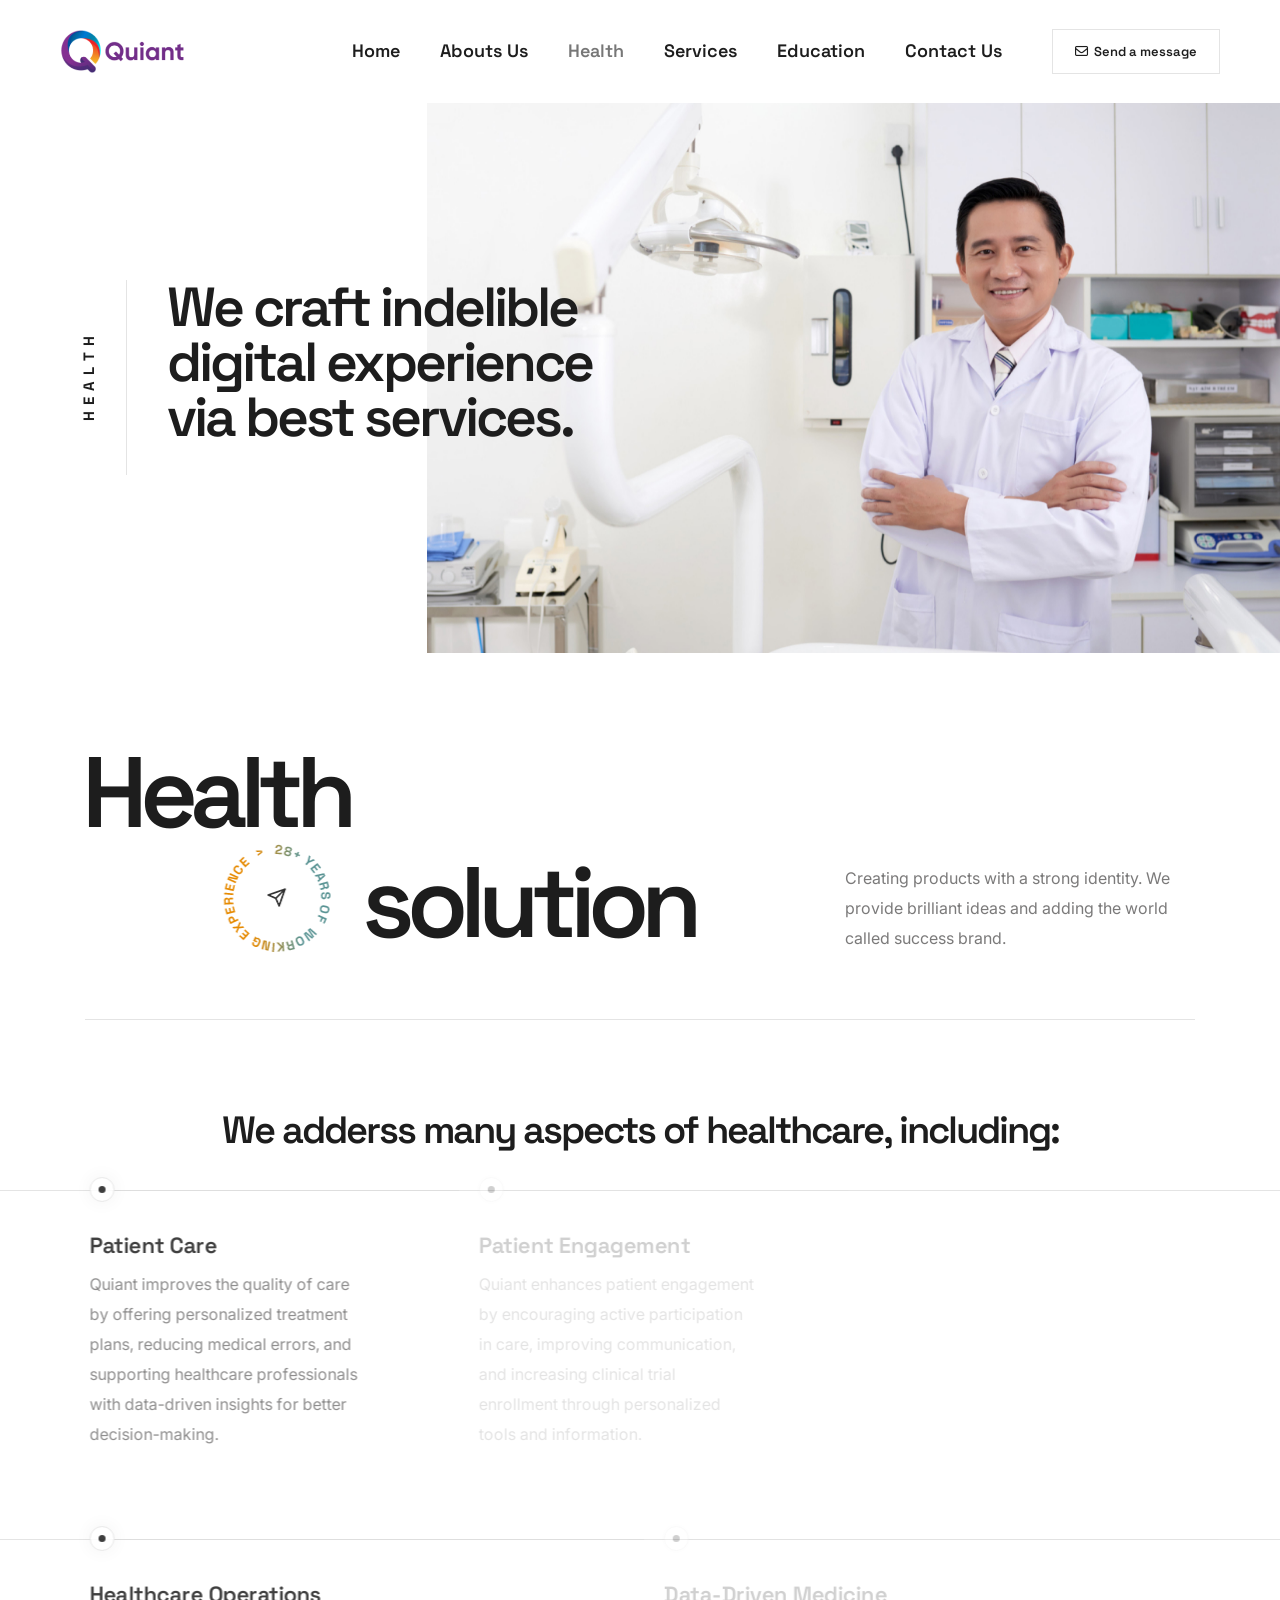
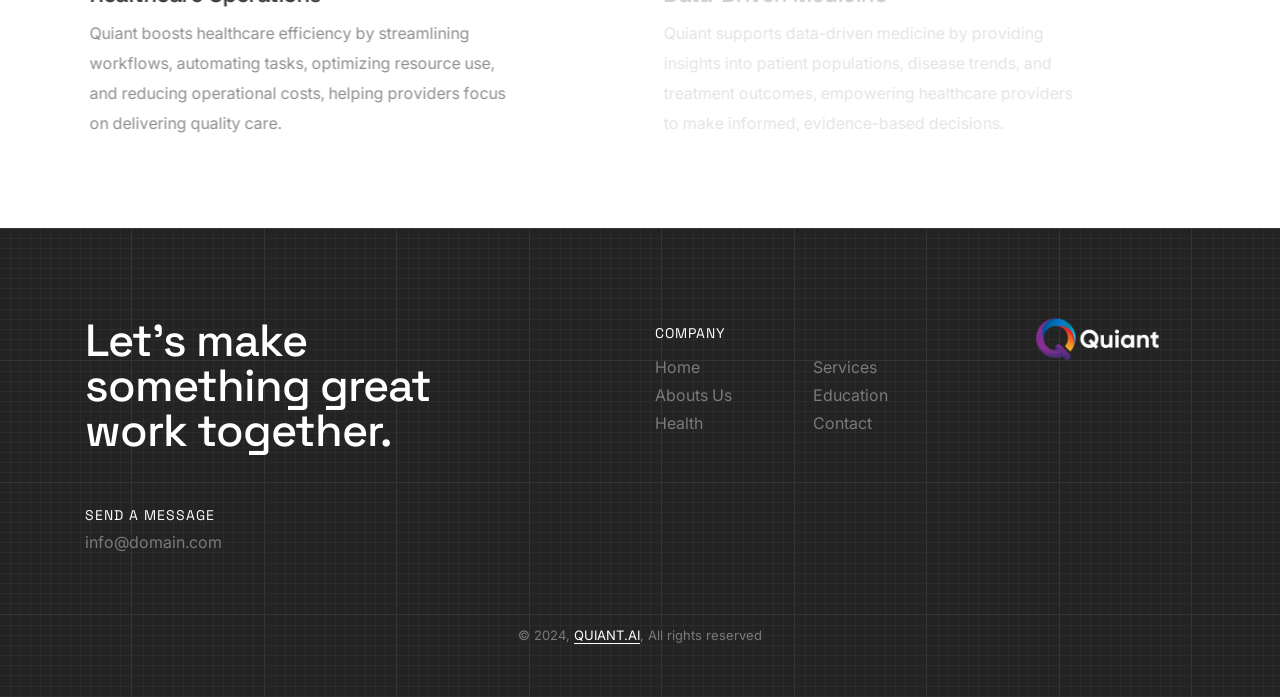
<file: health.html>
<!DOCTYPE html>
<html lang="en">
<head>
    <meta http-equiv="Content-Type" content="text/html; charset=UTF-8">
    <title>Welcome to QUIANT.AI</title>

    <meta name="description" content="QUIANT.AI">
    <meta name=”robots” content="index, follow">

    <meta http-equiv="X-UA-Compatible" content="IE=edge">
    <meta name="viewport" content="width=device-width,initial-scale=1.0">
    <link rel="shortcut icon" href="images/favicon.png">
    <link rel="preconnect" href="https://fonts.googleapis.com/" crossorigin="">
    <link rel="preconnect" href="https://fonts.gstatic.com/" crossorigin="">
    <link rel="stylesheet" href="css/vendors.min.css">
    <link rel="stylesheet" href="css/icon.min.css">
    <!-- <link rel="stylesheet" href="https://cdnjs.cloudflare.com/ajax/libs/font-awesome/6.5.2/css/all.min.css" integrity="sha512-SnH5WK+bZxgPHs44uWIX+LLJAJ9/2PkPKZ5QiAj6Ta86w+fsb2TkcmfRyVX3pBnMFcV7oQPJkl9QevSCWr3W6A==" crossorigin="anonymous" referrerpolicy="no-referrer" /> -->
    <link rel="stylesheet" href="css/style.min.css">
    <link rel="stylesheet" href="css/responsive.min.css">
    <link rel="stylesheet" href="css/branding-agency.css">
  </head>

  <body>
   <header>
       <nav class="navbar navbar-expand-lg header-light bg-white header-reverse glass-effect">
           <div class="container-fluid">
               <div class="col-auto col-lg-2 me-lg-0 me-auto">
                   <a class="navbar-brand" href="">
                       <img src="images/logo.png" alt="" class="default-logo" width="125" height="34">
                   </a>
               </div>
               <div class="col-auto ms-auto md-ms-0 menu-order position-static">
                   <button class="navbar-toggler float-start" type="button" data-bs-toggle="collapse" data-bs-target="#navbarNav" aria-controls="#navbarNav-clone" aria-label="Toggle navigation" data-target="#navbarNav-clone">
                       <span class="navbar-toggler-line"></span>
                       <span class="navbar-toggler-line"></span>
                       <span class="navbar-toggler-line"></span>
                       <span class="navbar-toggler-line"></span>
                   </button>
                   <div class="collapse navbar-collapse justify-content-center" id="navbarNav">
                       <ul class="navbar-nav alt-font">
                           <li class="nav-item">
                              <a href="index.html" class="nav-link">Home</a>
                           </li>
                           <li class="nav-item">
                              <a href="about.html" class="nav-link">Abouts Us</a>
                           </li>
                           <li class="nav-item active">
                           <a href="health.html" class="nav-link">Health</a>
                           </li>
                           <li class="nav-item">
                           <a href="services.html" class="nav-link">Services</a>
                           </li>
                           <li class="nav-item">
                              <a href="education.html" class="nav-link">Education</a>
                           </li>
                           <li class="nav-item">
                              <a href="contact.html" class="nav-link">Contact Us</a>
                           </li>
                       </ul>
                   </div>
               </div>
               <div class="col-auto text-end d-none d-sm-flex">
                   <div class="header-icon">
                       <div class="header-button">
                           <a href="mailto:info@domain.com" class="btn border-1 btn-transparent-light-gray btn-medium left-icon btn-switch-text">
                               <span>
                                   <span><i class="fa-regular fa-envelope"></i></span>
                                   <span class="btn-double-text" data-text="Send a message">Send a message</span>
                               </span>
                           </a>
                       </div>
                   </div>
               </div>
           </div>
       </nav>
   </header>
      <div class="page-layout">
         <section class="p-0 top-space-margin position-relative overflow-hidden" style="margin-top: 94px;">
            <div class="container-fluid p-0 h-100 position-relative">
               <div class="row g-0">
                  <div class="col-xl-4 col-lg-5 d-flex justify-content-center align-items-center ps-10 xxl-ps-6 xl-ps-4 md-ps-4 sm-ps-0 position-relative order-2 order-lg-1 appear anime-child anime-complete" data-anime="{ &quot;el&quot;: &quot;childs&quot;, &quot;translateY&quot;: [30, 0], &quot;opacity&quot;: [0,1], &quot;duration&quot;: 600, &quot;delay&quot;:0, &quot;staggervalue&quot;: 300, &quot;easing&quot;: &quot;easeOutQuad&quot; }">
                     <div class="vertical-title-center align-items-center justify-content-center flex-shrink-0 w-75px sm-w-50px" style="">
                        <h1 class="title fs-15 alt-font text-dark-gray fw-700 text-uppercase ls-1px text-uppercase d-flex w-auto align-items-center m-0 appear" data-fancy-text="{ &quot;opacity&quot;: [0, 1], &quot;translateY&quot;: [50, 0], &quot;filter&quot;: [&quot;blur(20px)&quot;, &quot;blur(0px)&quot;], &quot;string&quot;: [&quot;our services&quot;], &quot;duration&quot;: 400, &quot;delay&quot;: 0, &quot;speed&quot;: 50, &quot;easing&quot;: &quot;easeOutQuad&quot; }">
                           <span class="anime-text words chars splitting" data-splitting="true" style="--word-total: 2; --char-total: 11;">
                              <span class="whitespace"> </span>
                              <span class="word" data-word="services" style="--word-index: 1;">
                                 <span class="char" data-char="H" style="--char-index: 3; opacity: 1; transform: translateY(0px); filter: blur(0px);">H</span>
                                 <span class="char" data-char="E" style="--char-index: 4; opacity: 1; transform: translateY(0px); filter: blur(0px);">E</span>
                                 <span class="char" data-char="A" style="--char-index: 5; opacity: 1; transform: translateY(0px); filter: blur(0px);">A</span>
                                 <span class="char" data-char="L" style="--char-index: 6; opacity: 1; transform: translateY(0px); filter: blur(0px);">L</span>
                                 <span class="char" data-char="T" style="--char-index: 7; opacity: 1; transform: translateY(0px); filter: blur(0px);">T</span>
                                 <span class="char" data-char="H" style="--char-index: 8; opacity: 1; transform: translateY(0px); filter: blur(0px);">H</span>
                              </span>
                           </span>
                        </h1>
                     </div>
                     <div class="border-start border-color-extra-medium-gray ps-40px sm-ps-20px position-relative z-index-9" style="">
                        <h2 class="text-dark-gray fw-600 alt-font outside-box-right-10 xl-outside-box-right-15 lg-outside-box-right-20 md-me-0 sm-mb-0 ls-minus-3px">We craft indelible digital experience via best services.</h2>
                     </div>
                  </div>
                  <div class="col-xl-8 col-lg-7 position-relative one-half-screen order-1 order-lg-2 md-mb-50px">
                     <div class="overflow-hidden position-relative">
                        <div class="w-100 appear" data-anime="{ &quot;effect&quot;: &quot;slide&quot;, &quot;direction&quot;: &quot;lr&quot;, &quot;color&quot;: &quot;#f7f7f7&quot;, &quot;duration&quot;: 1000, &quot;delay&quot;: 0 }" style="position: relative;">
                           <img src="images/health-title-bg.jpg" alt="" class="w-100 liquid-parallax" data-parallax-liquid="true" data-parallax-position="top" data-parallax-scale="1.05" data-no-retina="" style="transform: translateY(-24px) scale(1.049); opacity: 1;">
                        </div>
                     </div>
                  </div>
               </div>
            </div>
         </section>
         <section>
            <div class="container">
               <div class="row mb-6 sm-mb-50px">
                  <div class="col-md-12 text-center text-md-start" data-anime="{&quot;opacity&quot;: [0,1], &quot;duration&quot;: 600, &quot;delay&quot;:0, &quot;staggervalue&quot;: 300, &quot;easing&quot;: &quot;easeOutQuad&quot; }">
                     <div class="fs-140 xxl-fs-100 sm-fs-60 fw-600 text-dark-gray alt-font ls-minus-8px sm-ls-minus-2px skrollable skrollable-before" data-bottom-top="transform: translate3d(-50px, 0px, 0px);" data-top-bottom="transform: translate3d(50px, 0px, 0px);" style="transform: translate3d(-50px, 0px, 0px);">Health</div>
                  </div>
                  <div class="col-12">
                     <div class="row align-items-center align-items-lg-end skrollable skrollable-before" data-bottom-top="transform: translate3d(-30px, 0px, 0px);" data-top-bottom="transform: translate3d(30px, 0px, 0px);" style="transform: translate3d(-30px, 0px, 0px);">
                        <div class="col-lg-3 col-md-4 text-md-end text-center md-mt-30px md-mb-20px" data-anime="{&quot;opacity&quot;: [0,1], &quot;duration&quot;: 600, &quot;delay&quot;:0, &quot;staggervalue&quot;: 300, &quot;easing&quot;: &quot;easeOutQuad&quot; }">
                           <div class="position-relative">
                              <img src="images/about-01.webp" class="animation-rotation position-relative z-index-2" alt="" data-no-retina="">
                              <div class="absolute-middle-center w-100 z-index-1"><img src="images/about-02.webp" alt="" data-no-retina=""></div>
                           </div>
                        </div>
                        <div class="col-lg-5 col-md-6 text-center text-md-start" data-anime="{&quot;opacity&quot;: [0,1], &quot;duration&quot;: 600, &quot;delay&quot;:0, &quot;staggervalue&quot;: 300, &quot;easing&quot;: &quot;easeOutQuad&quot; }">
                           <div class="fs-140 xxl-fs-100 sm-fs-60 fw-600 text-dark-gray alt-font ls-minus-8px sm-ls-minus-2px">solution</div>
                        </div>
                        <div class="col-lg-4 last-paragraph-no-margin md-mt-30px" data-anime="{&quot;opacity&quot;: [0,1], &quot;duration&quot;: 600, &quot;delay&quot;:0, &quot;staggervalue&quot;: 300, &quot;easing&quot;: &quot;easeOutQuad&quot; }">
                           <p class="w-95 md-w-80 mx-auto text-center text-lg-start sm-w-100">Creating products with a strong identity. We provide brilliant ideas and adding the world called success brand. </p>
                        </div>
                     </div>
                  </div>
               </div>
               <div class="row">
                  <div class="col-md-12">
                     <div class="separator-line-1px bg-extra-medium-gray"></div>
                  </div>
               </div>
            </div>
         </section>
         
      <section class="pt-0">        
         <h4 class="text-dark-gray text-center alt-font fw-600 ls-minus-2px mb-20px" style=""> We adderss many aspects of healthcare, including: </h4>
         <div class="pt-0 border-top border-color-extra-medium-gray mt-3 md-mt-0 sm-border-top-0">
             <div class="container">
                 <div class="row row-cols-1 row-cols-md-3 row-cols-sm-2 g-0" data-anime='{ "el": "childs", "translateX": [30, 0], "opacity": [0,1], "duration": 600, "delay":0, "staggervalue": 300, "easing": "easeOutQuad" }'>
                     <div class="col process-step-style-06 last-paragraph-no-margin hover-box sm-mb-50px">
                     <div class="process-step-icon-box position-relative top-minus-14px">
                         <span class="progress-step-separator bg-light-gray w-100 separator-line-1px opacity-1"></span>
                         <div class="step-box d-flex align-items-center justify-content-center bg-white border-radius-100 w-25px h-25px position-relative border border-color-extra-medium-gray box-shadow-large">
                         <span class="w-7px h-7px bg-dark-gray border-radius-100"></span>
                         </div>
                     </div>
                     <span class="d-block alt-font text-dark-gray fw-600 mb-10px mt-15px fs-22 lh-28 ls-minus-05px w-60 lg-w-75 md-w-100">Patient Care</span>
                     <p class="w-75 lg-w-75 md-w-100 sm-w-100">Quiant improves the quality of care by offering personalized treatment plans, reducing medical errors, and supporting healthcare professionals with data-driven insights for better decision-making.</p>
                     </div>
                     <div class="col process-step-style-06 last-paragraph-no-margin hover-box sm-mb-50px">
                     <div class="process-step-icon-box position-relative top-minus-14px">
                         <span class="progress-step-separator bg-light-gray w-100 separator-line-1px opacity-1"></span>
                         <div class="step-box d-flex align-items-center justify-content-center bg-white border-radius-100 w-25px h-25px position-relative border border-color-extra-medium-gray box-shadow-large">
                         <span class="w-7px h-7px bg-dark-gray border-radius-100"></span>
                         </div>
                     </div>
                     <span class="d-block alt-font text-dark-gray fw-600 mb-10px mt-15px fs-22 lh-28 ls-minus-05px w-60 lg-w-75 md-w-100">Patient Engagement</span>
                     <p class="w-75 lg-w-75 md-w-100 sm-w-100">Quiant enhances patient engagement by encouraging active participation in care, improving communication, and increasing clinical trial enrollment through personalized tools and information.</p>
                     </div>
                     <div class="col process-step-style-06 last-paragraph-no-margin hover-box">
                     <div class="process-step-icon-box position-relative top-minus-14px">
                         <span class="progress-step-separator bg-light-gray w-100 separator-line-1px opacity-1"></span>
                         <div class="step-box d-flex align-items-center justify-content-center bg-white border-radius-100 w-25px h-25px position-relative border border-color-extra-medium-gray box-shadow-large">
                         <span class="w-7px h-7px bg-dark-gray border-radius-100"></span>
                         </div>
                     </div>
                     <span class="d-block alt-font text-dark-gray fw-600 mb-10px mt-15px fs-22 lh-28 ls-minus-05px w-60 lg-w-75 md-w-100">Patient Access</span>
                     <p class="w-75 lg-w-75 md-w-100 sm-w-100">Quiant improves healthcare access by overcoming geographic and logistical barriers, offering telemedicine and remote monitoring, ensuring timely and equitable care for all patients.</p>
                     </div>
                 </div>
             </div>
         </div>
       </section>
       <section class="pt-0 border-top border-color-extra-medium-gray mt-0 md-mt-0 sm-border-top-0">
         <div class="container">
           <div class="row row-cols-1 row-cols-md-2 row-cols-sm-2 g-0" data-anime='{ "el": "childs", "translateX": [30, 0], "opacity": [0,1], "duration": 600, "delay":0, "staggervalue": 300, "easing": "easeOutQuad" }'>
             <div class="col process-step-style-06 last-paragraph-no-margin hover-box sm-mb-50px">
               <div class="process-step-icon-box position-relative top-minus-14px">
                 <span class="progress-step-separator bg-light-gray w-100 separator-line-1px opacity-1"></span>
                 <div class="step-box d-flex align-items-center justify-content-center bg-white border-radius-100 w-25px h-25px position-relative border border-color-extra-medium-gray box-shadow-large">
                   <span class="w-7px h-7px bg-dark-gray border-radius-100"></span>
                 </div>
               </div>
               <span class="d-block alt-font text-dark-gray fw-600 mb-10px mt-15px fs-22 lh-28 ls-minus-05px w-60 lg-w-75 md-w-100">Healthcare Operations</span>
               <p class="w-75 lg-w-75 md-w-100 sm-w-100">Quiant boosts healthcare efficiency by streamlining workflows, automating tasks, optimizing resource use, and reducing operational costs, helping providers focus on delivering quality care.</p>
             </div>
             <div class="col process-step-style-06 last-paragraph-no-margin hover-box sm-mb-50px">
               <div class="process-step-icon-box position-relative top-minus-14px">
                 <span class="progress-step-separator bg-light-gray w-100 separator-line-1px opacity-1"></span>
                 <div class="step-box d-flex align-items-center justify-content-center bg-white border-radius-100 w-25px h-25px position-relative border border-color-extra-medium-gray box-shadow-large">
                   <span class="w-7px h-7px bg-dark-gray border-radius-100"></span>
                 </div>
               </div>
               <span class="d-block alt-font text-dark-gray fw-600 mb-10px mt-15px fs-22 lh-28 ls-minus-05px w-60 lg-w-75 md-w-100">Data-Driven Medicine</span>
               <p class="w-75 lg-w-75 md-w-100 sm-w-100">Quiant supports data-driven medicine by providing insights into patient populations, disease trends, and treatment outcomes, empowering healthcare providers to make informed, evidence-based decisions.</p>
             </div>
           </div>
         </div>
       </section>

         <footer class="bg-charcoal-blue pb-4 sm-pb-50px" style="background-image: url(images/pattern.svg)">
             <div class="container">
                 <div class="row mb-6">
                     <div class="col-lg-5 col-md-6 sm-mb-30px order-2 order-md-1">
                         <h3 class="text-white fw-500 alt-font mb-50px ls-minus-1px sm-mb-30px">Let's make something great work together.</h3>
                         <div class="row">
                             <div class="col-lg-5 col-6">
                                 <span class="alt-font fs-14 text-uppercase d-block text-white ls-1px lh-24">Send a message</span>
                                 <a href="mailto:info@domain.com">info@domain.com</a>
                             </div>
                         </div>
                     </div>
                     <div class="col-md-4 offset-lg-1 col-6 order-3 order-md-2">
                         <span class="alt-font fs-14 text-uppercase mb-5px d-block text-white ls-1px">Company</span>
                         <div class="row">
                           <ul class="col-md-5 col-6">
                             <li>
                               <a href="index.html">Home</a>
                             </li>
                             <li>
                               <a href="about.html">Abouts Us</a>
                             </li>
                             <li>
                               <a href="health.html">Health</a>
                             </li>
                           </ul>
                           <ul class="col-md-5 col-6">
                             <li>
                               <a href="services.html">Services</a>
                             </li>
                             <li>
                               <a href="education.html">Education</a>
                             </li>
                             <li>
                               <a href="contact.html">Contact</a>
                             </li>
                           </ul>
                         </div>
                     </div>
                     <div class="col-md-2 order-1 order-md-4 sm-mb-30px">
                         <a href="" class="footer-logo"><img src="images/white-logo.png"  alt="" width="125" height="34"></a>
                     </div>
                 </div>
                 <div class="row">
                     <div class="col-md-12 text-center last-paragraph-no-margin">
                         <p class="fs-13 lh-22">© 2024, <a href="" target="_blank" class="text-decoration-line-bottom text-white">QUIANT.AI</a>, All rights reserved</p>
                     </div>
                 </div>
             </div>
         </footer>
     </div>
     <div class="scroll-progress d-none d-xxl-block">
         <a href="" class="scroll-top" aria-label="scroll">
             <span class="scroll-text">Scroll</span><span class="scroll-line"><span class="scroll-point"></span></span>
         </a>
     </div>
 
 
     <script type="text/javascript" src="js/jquery.js"></script>
     <script type="text/javascript" src="js/vendors.min.js"></script>
     <script type="text/javascript" src="js/main.js"></script>
 
 </body>
</file>
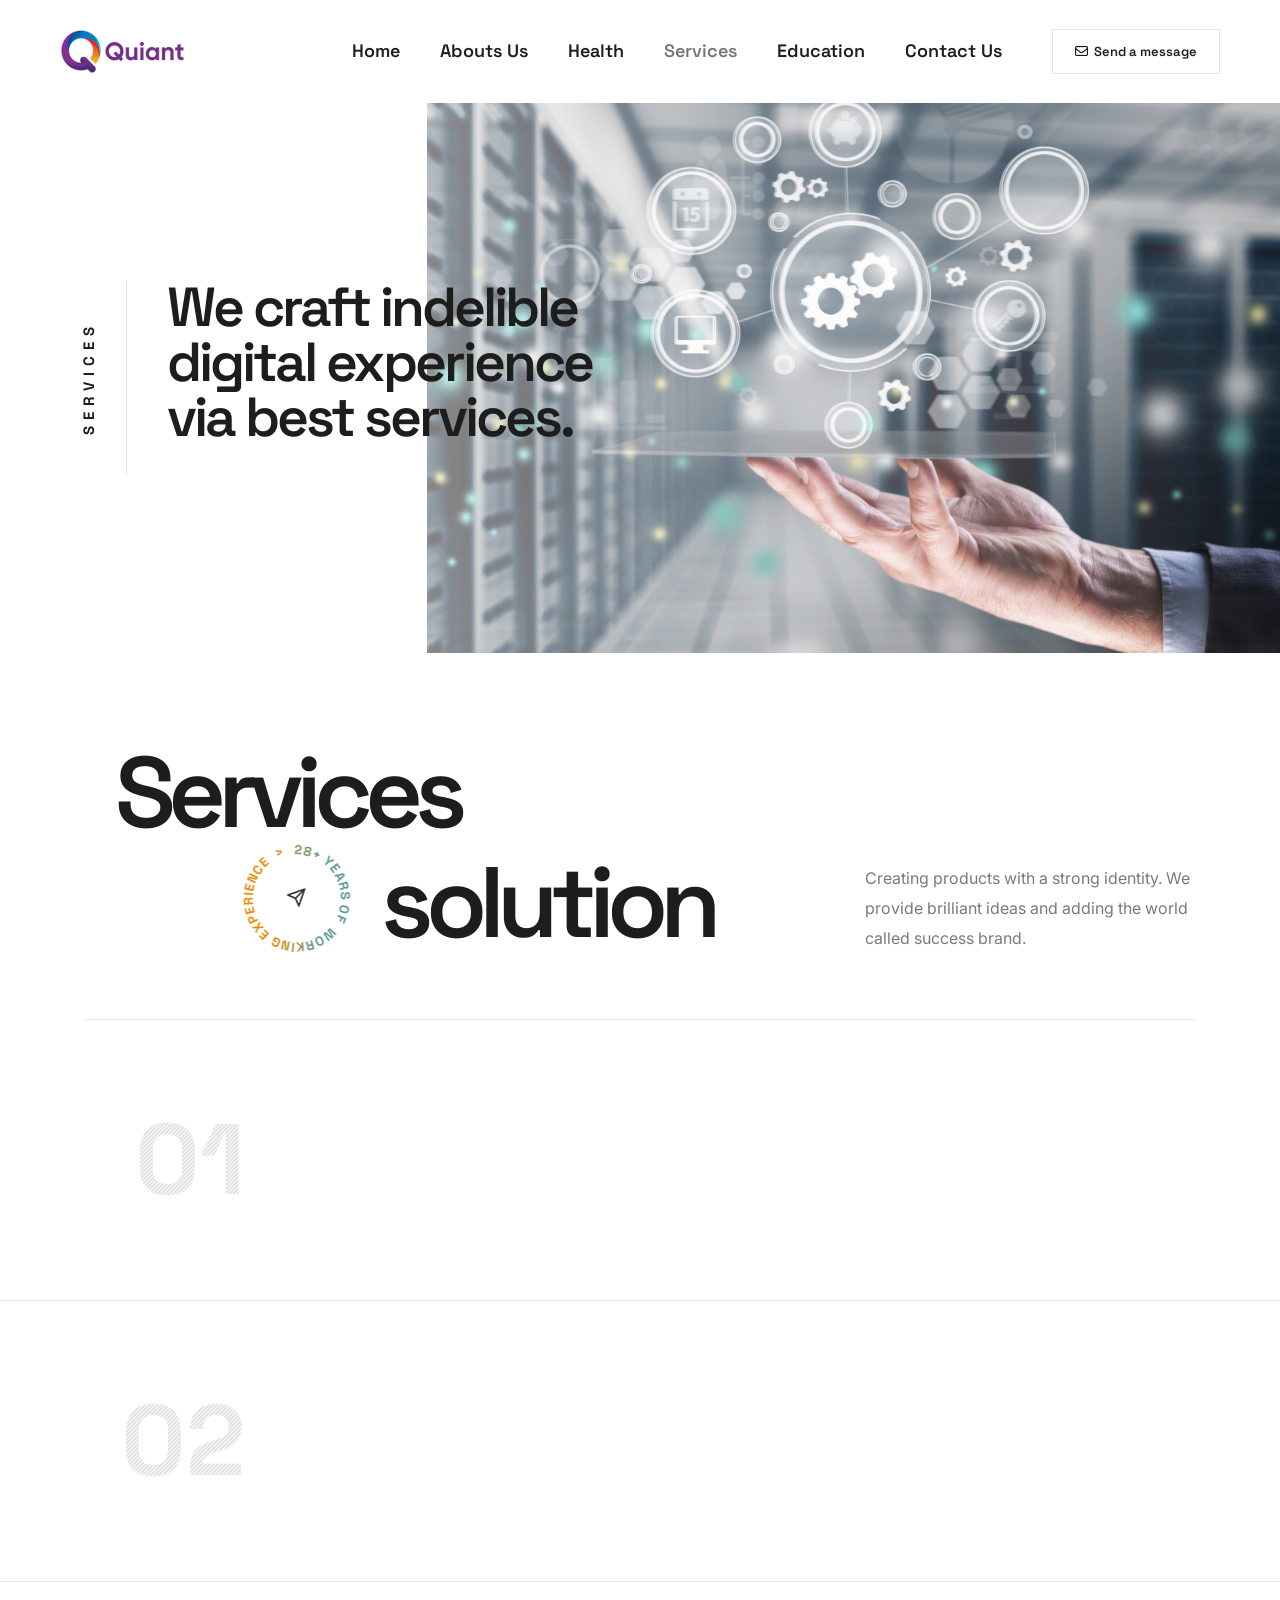
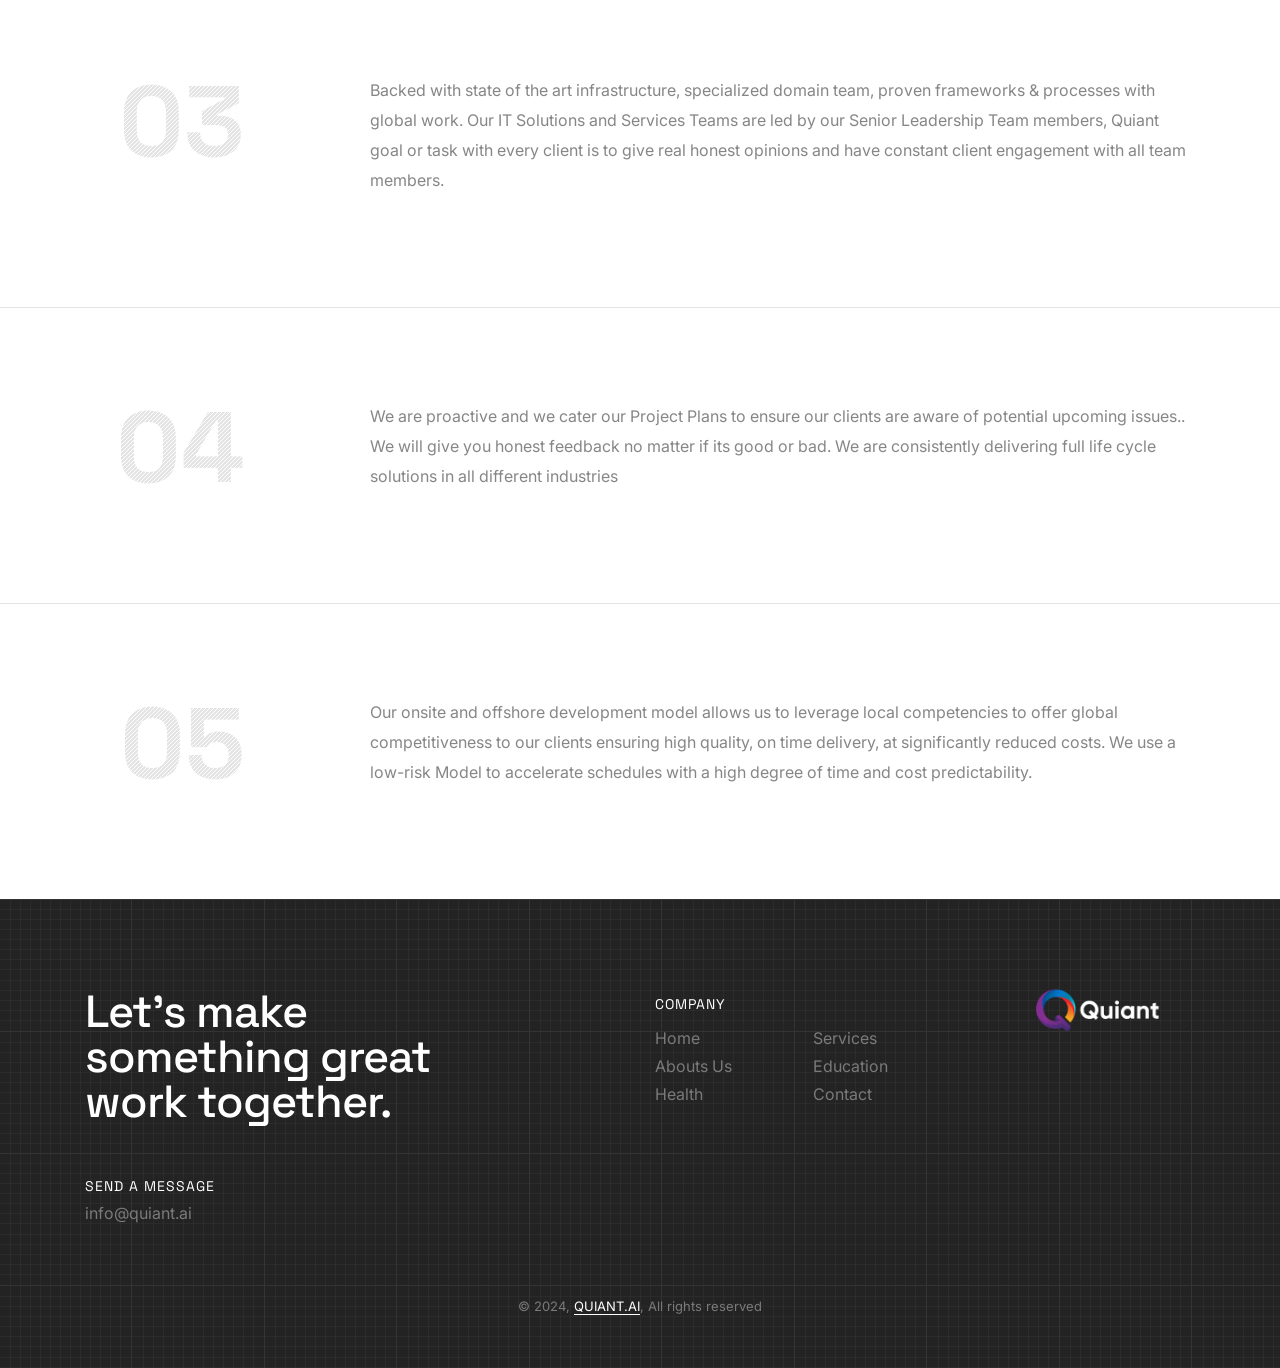
<file: services.html>
<!DOCTYPE html>
<html lang="en">
  <head>
    <meta http-equiv="Content-Type" content="text/html; charset=UTF-8">
    <title>Welcome to QUIANT.AI</title>

    <meta name="description" content="QUIANT.AI">
    <meta name=”robots” content="index, follow">

    <meta http-equiv="X-UA-Compatible" content="IE=edge">
    <meta name="viewport" content="width=device-width,initial-scale=1.0">
    <link rel="shortcut icon" href="images/favicon.png">
    <link rel="preconnect" href="https://fonts.googleapis.com/" crossorigin="">
    <link rel="preconnect" href="https://fonts.gstatic.com/" crossorigin="">
    <link rel="stylesheet" href="css/vendors.min.css">
    <link rel="stylesheet" href="css/icon.min.css">
    <!-- <link rel="stylesheet" href="https://cdnjs.cloudflare.com/ajax/libs/font-awesome/6.5.2/css/all.min.css" integrity="sha512-SnH5WK+bZxgPHs44uWIX+LLJAJ9/2PkPKZ5QiAj6Ta86w+fsb2TkcmfRyVX3pBnMFcV7oQPJkl9QevSCWr3W6A==" crossorigin="anonymous" referrerpolicy="no-referrer" /> -->
    <link rel="stylesheet" href="css/style.min.css">
    <link rel="stylesheet" href="css/responsive.min.css">
    <link rel="stylesheet" href="css/branding-agency.css">
  </head>
  <body>
    <header>
      <nav class="navbar navbar-expand-lg header-light bg-white header-reverse glass-effect">
        <div class="container-fluid">
          <div class="col-auto col-lg-2 me-lg-0 me-auto">
            <a class="navbar-brand" href="">
              <img src="images/logo.png" alt="" class="default-logo" width="125" height="34">
            </a>
          </div>
          <div class="col-auto ms-auto md-ms-0 menu-order position-static">
            <button class="navbar-toggler float-start" type="button" data-bs-toggle="collapse" data-bs-target="#navbarNav" aria-controls="#navbarNav-clone" aria-label="Toggle navigation" data-target="#navbarNav-clone">
              <span class="navbar-toggler-line"></span>
              <span class="navbar-toggler-line"></span>
              <span class="navbar-toggler-line"></span>
              <span class="navbar-toggler-line"></span>
            </button>
            <div class="collapse navbar-collapse justify-content-center" id="navbarNav">
              <ul class="navbar-nav alt-font">
                <li class="nav-item">
                  <a href="index.html" class="nav-link">Home</a>
                </li>
                <li class="nav-item">
                  <a href="about.html" class="nav-link">Abouts Us</a>
                </li>
                <li class="nav-item">
                  <a href="health.html" class="nav-link">Health</a>
                </li>
                <li class="nav-item active">
                  <a href="services.html" class="nav-link">Services</a>
                </li>
                <li class="nav-item">
                  <a href="education.html" class="nav-link">Education</a>
                </li>
                <li class="nav-item">
                  <a href="contact.html" class="nav-link">Contact Us</a>
                </li>
              </ul>
            </div>
          </div>
          <div class="col-auto text-end d-none d-sm-flex">
            <div class="header-icon">
              <div class="header-button">
                <a href="mailto:info@quiant.ai" class="btn border-1 btn-transparent-light-gray btn-medium left-icon btn-switch-text">
                  <span>
                    <span>
                      <i class="fa-regular fa-envelope"></i>
                    </span>
                    <span class="btn-double-text" data-text="Send a message">Send a message</span>
                  </span>
                </a>
              </div>
            </div>
          </div>
        </div>
      </nav>
    </header>
    <div class="page-layout">
      <section class="p-0 top-space-margin position-relative overflow-hidden" style="margin-top: 94px;">
        <div class="container-fluid p-0 h-100 position-relative">
          <div class="row g-0">
            <div class="col-xl-4 col-lg-5 d-flex justify-content-center align-items-center ps-10 xxl-ps-6 xl-ps-4 md-ps-4 sm-ps-0 position-relative order-2 order-lg-1 appear anime-child anime-complete" data-anime="{ &quot;el&quot;: &quot;childs&quot;, &quot;translateY&quot;: [30, 0], &quot;opacity&quot;: [0,1], &quot;duration&quot;: 600, &quot;delay&quot;:0, &quot;staggervalue&quot;: 300, &quot;easing&quot;: &quot;easeOutQuad&quot; }">
              <div class="vertical-title-center align-items-center justify-content-center flex-shrink-0 w-75px sm-w-50px" style="">
                <h1 class="title fs-15 alt-font text-dark-gray fw-700 text-uppercase ls-1px text-uppercase d-flex w-auto align-items-center m-0 appear" data-fancy-text="{ &quot;opacity&quot;: [0, 1], &quot;translateY&quot;: [50, 0], &quot;filter&quot;: [&quot;blur(20px)&quot;, &quot;blur(0px)&quot;], &quot;string&quot;: [&quot;our services&quot;], &quot;duration&quot;: 400, &quot;delay&quot;: 0, &quot;speed&quot;: 50, &quot;easing&quot;: &quot;easeOutQuad&quot; }">
                  <span class="anime-text words chars splitting" data-splitting="true" style="--word-total: 2; --char-total: 11;">
                    <span class="whitespace"></span>
                    <span class="word" data-word="services" style="--word-index: 1;">
                      <span class="char" data-char="S" style="--char-index: 3; opacity: 1; transform: translateY(0px) ; filter: blur(0px);">S</span>
                      <span class="char" data-char="E" style="--char-index: 4; opacity: 1; transform: translateY(0px) ; filter: blur(0px);">E</span>
                      <span class="char" data-char="R" style="--char-index: 5; opacity: 1; transform: translateY(0px) ; filter: blur(0px);">R</span>
                      <span class="char" data-char="V" style="--char-index: 6; opacity: 1; transform: translateY(0px) ; filter: blur(0px);">V</span>
                      <span class="char" data-char="I" style="--char-index: 7; opacity: 1; transform: translateY(0px) ; filter: blur(0px);">I</span>
                      <span class="char" data-char="C" style="--char-index: 8; opacity: 1; transform: translateY(0px) ; filter: blur(0px);">C</span>
                      <span class="char" data-char="E" style="--char-index: 9; opacity: 1; transform: translateY(0px) ; filter: blur(0px);">E</span>
                      <span class="char" data-char="S" style="--char-index: 10; opacity: 1; transform: translateY(0px); filter: blur(0px);">S</span>
                      <span class="char" data-char=" " style="--char-index: 11; opacity: 1; transform: translateY(0px); filter: blur(0px);"></span>
                    </span>
                  </span>
                </h1>
              </div>
              <div class="border-start border-color-extra-medium-gray ps-40px sm-ps-20px position-relative z-index-9" style="">
                <h2 class="text-dark-gray fw-600 alt-font outside-box-right-10 xl-outside-box-right-15 lg-outside-box-right-20 md-me-0 sm-mb-0 ls-minus-3px">We craft indelible digital experience via best services.</h2>
              </div>
            </div>
            <div class="col-xl-8 col-lg-7 position-relative one-half-screen order-1 order-lg-2 md-mb-50px">
              <div class="overflow-hidden position-relative">
                <div class="w-100 appear" data-anime="{ &quot;effect&quot;: &quot;slide&quot;, &quot;direction&quot;: &quot;lr&quot;, &quot;color&quot;: &quot;#f7f7f7&quot;, &quot;duration&quot;: 1000, &quot;delay&quot;: 0 }" style="position: relative;">
                  <img src="images/services-title-bg.jpg" alt="" class="w-100 liquid-parallax" data-parallax-liquid="true" data-parallax-position="top" data-parallax-scale="1.05" data-no-retina="" style="transform: translateY(-24px) scale(1.049); opacity: 1;">
                </div>
              </div>
            </div>
          </div>
        </div>
      </section>
      <section>
        <div class="container">
          <div class="row mb-6 sm-mb-50px">
            <div class="col-md-12 text-center text-md-start" data-anime="{&quot;opacity&quot;: [0,1], &quot;duration&quot;: 600, &quot;delay&quot;:0, &quot;staggervalue&quot;: 300, &quot;easing&quot;: &quot;easeOutQuad&quot; }">
              <div class="fs-140 xxl-fs-100 sm-fs-60 fw-600 text-dark-gray alt-font ls-minus-8px sm-ls-minus-2px skrollable skrollable-before" data-bottom-top="transform: translate3d(-50px, 0px, 0px);" data-top-bottom="transform: translate3d(50px, 0px, 0px);" style="transform: translate3d(-50px, 0px, 0px);">Services</div>
            </div>
            <div class="col-12">
              <div class="row align-items-center align-items-lg-end skrollable skrollable-before" data-bottom-top="transform: translate3d(-30px, 0px, 0px);" data-top-bottom="transform: translate3d(30px, 0px, 0px);" style="transform: translate3d(-30px, 0px, 0px);">
                <div class="col-lg-3 col-md-4 text-md-end text-center md-mt-30px md-mb-20px" data-anime="{&quot;opacity&quot;: [0,1], &quot;duration&quot;: 600, &quot;delay&quot;:0, &quot;staggervalue&quot;: 300, &quot;easing&quot;: &quot;easeOutQuad&quot; }">
                  <div class="position-relative">
                    <img src="images/about-01.webp" class="animation-rotation position-relative z-index-2" alt="" data-no-retina="">
                    <div class="absolute-middle-center w-100 z-index-1">
                      <img src="images/about-02.webp" alt="" data-no-retina="">
                    </div>
                  </div>
                </div>
                <div class="col-lg-5 col-md-6 text-center text-md-start" data-anime="{&quot;opacity&quot;: [0,1], &quot;duration&quot;: 600, &quot;delay&quot;:0, &quot;staggervalue&quot;: 300, &quot;easing&quot;: &quot;easeOutQuad&quot; }">
                  <div class="fs-140 xxl-fs-100 sm-fs-60 fw-600 text-dark-gray alt-font ls-minus-8px sm-ls-minus-2px">solution</div>
                </div>
                <div class="col-lg-4 last-paragraph-no-margin md-mt-30px" data-anime="{&quot;opacity&quot;: [0,1], &quot;duration&quot;: 600, &quot;delay&quot;:0, &quot;staggervalue&quot;: 300, &quot;easing&quot;: &quot;easeOutQuad&quot; }">
                  <p class="w-95 md-w-80 mx-auto text-center text-lg-start sm-w-100">Creating products with a strong identity. We provide brilliant ideas and adding the world called success brand. </p>
                </div>
              </div>
            </div>
          </div>
          <div class="row">
            <div class="col-md-12">
              <div class="separator-line-1px bg-extra-medium-gray"></div>
            </div>
          </div>
        </div>
      </section>
      <section class="pt-0">
        <div class="container">
          <div class="row">
            <div class="col-lg-2 col-md-2 text-md-end">
              <span class="fs-130 xl-fs-100 md-fs-80 lh-100 md-lh-80 alt-font fw-700 text-sliding-line bg-extra-medium-gray">01</span>
            </div>
            <div class="col-lg-9 offset-xl-1 md-mt-20px d-flex justify-content-center align-items-center" data-anime="{ &quot;el&quot;: &quot;childs&quot;, &quot;translateY&quot;: [30, 0], &quot;opacity&quot;: [0,1], &quot;duration&quot;: 600, &quot;delay&quot;:0, &quot;staggervalue&quot;: 300, &quot;easing&quot;: &quot;easeOutQuad&quot; }">
              <p class="m-0">We provide effective business solutions in IT Consulting & Staff Augmentation, Project Management, Product Engineering and Recruitment Process Outsourcing Services.</p>
            </div>
          </div>
        </div>
      </section>
      <div class="separator-line-1px border-bottom border-color-extra-medium-gray"></div>
      <section class="">
        <div class="container">
          <div class="row">
            <div class="col-lg-2 col-md-2 text-md-end">
              <span class="fs-130 xl-fs-100 md-fs-80 lh-100 md-lh-80 alt-font fw-700 text-sliding-line bg-extra-medium-gray">02</span>
            </div>
            <div class="col-lg-9 offset-xl-1 md-mt-20px d-flex justify-content-center align-items-center" data-anime="{ &quot;el&quot;: &quot;childs&quot;, &quot;translateY&quot;: [30, 0], &quot;opacity&quot;: [0,1], &quot;duration&quot;: 600, &quot;delay&quot;:0, &quot;staggervalue&quot;: 300, &quot;easing&quot;: &quot;easeOutQuad&quot; }">
              <p>Quiant is growing global technology enterprise and with various clients in areas of BFSI, Consumer Services, Life sciences and Healthcare, Retail ,High-tech , Health Care & Manufacturing and Public Services. </p>
            </div>
          </div>
        </div>
      </section>
      <div class="separator-line-1px border-bottom border-color-extra-medium-gray"></div>
      <section class="">
        <div class="container">
          <div class="row">
            <div class="col-lg-2 col-md-2 text-md-end">
              <span class="fs-130 xl-fs-100 md-fs-80 lh-100 md-lh-80 alt-font fw-700 text-sliding-line bg-extra-medium-gray">03</span>
            </div>
            <div class="col-lg-9 offset-xl-1 md-mt-20px d-flex justify-content-center align-items-center" data-anime="{ &quot;el&quot;: &quot;childs&quot;, &quot;translateY&quot;: [30, 0], &quot;opacity&quot;: [0,1], &quot;duration&quot;: 600, &quot;delay&quot;:0, &quot;staggervalue&quot;: 300, &quot;easing&quot;: &quot;easeOutQuad&quot; }">
              <p>Backed with state of the art infrastructure, specialized domain team, proven frameworks & processes with global work. Our IT Solutions and Services Teams are led by our Senior Leadership Team members, Quiant goal or task with every client is to give real honest opinions and have constant client engagement with all team members. </p>
            </div>
          </div>
        </div>
      </section>
      <div class="separator-line-1px border-bottom border-color-extra-medium-gray"></div>
      <section class="">
        <div class="container">
          <div class="row">
            <div class="col-lg-2 col-md-2 text-md-end">
              <span class="fs-130 xl-fs-100 md-fs-80 lh-100 md-lh-80 alt-font fw-700 text-sliding-line bg-extra-medium-gray">04</span>
            </div>
            <div class="col-lg-9 offset-xl-1 md-mt-20px d-flex justify-content-center align-items-center" data-anime="{ &quot;el&quot;: &quot;childs&quot;, &quot;translateY&quot;: [30, 0], &quot;opacity&quot;: [0,1], &quot;duration&quot;: 600, &quot;delay&quot;:0, &quot;staggervalue&quot;: 300, &quot;easing&quot;: &quot;easeOutQuad&quot; }">
              <p>We are proactive and we cater our Project Plans to ensure our clients are aware of potential upcoming issues.. We will give you honest feedback no matter if its good or bad. We are consistently delivering full life cycle solutions in all different industries </p>
            </div>
          </div>
        </div>
      </section>
      <div class="separator-line-1px border-bottom border-color-extra-medium-gray"></div>
      <section class="">
        <div class="container">
          <div class="row">
            <div class="col-lg-2 col-md-2 text-md-end">
              <span class="fs-130 xl-fs-100 md-fs-80 lh-100 md-lh-80 alt-font fw-700 text-sliding-line bg-extra-medium-gray">05</span>
            </div>
            <div class="col-lg-9 offset-xl-1 md-mt-20px d-flex justify-content-center align-items-center" data-anime="{ &quot;el&quot;: &quot;childs&quot;, &quot;translateY&quot;: [30, 0], &quot;opacity&quot;: [0,1], &quot;duration&quot;: 600, &quot;delay&quot;:0, &quot;staggervalue&quot;: 300, &quot;easing&quot;: &quot;easeOutQuad&quot; }">
              <p>Our onsite and offshore development model allows us to leverage local competencies to offer global competitiveness to our clients ensuring high quality, on time delivery, at significantly reduced costs. We use a low-risk Model to accelerate schedules with a high degree of time and cost predictability.</p>
            </div>
          </div>
        </div>
      </section>
      <footer class="bg-charcoal-blue pb-4 sm-pb-50px" style="background-image: url(images/pattern.svg)">
        <div class="container">
          <div class="row mb-6">
            <div class="col-lg-5 col-md-6 sm-mb-30px order-2 order-md-1">
              <h3 class="text-white fw-500 alt-font mb-50px ls-minus-1px sm-mb-30px">Let's make something great work together.</h3>
              <div class="row">
                <div class="col-lg-5 col-6">
                  <span class="alt-font fs-14 text-uppercase d-block text-white ls-1px lh-24">Send a message</span>
                  <a href="mailto:info@quiant.ai">info@quiant.ai</a>
                </div>
              </div>
            </div>
            <div class="col-md-4 offset-lg-1 col-6 order-3 order-md-2">
              <span class="alt-font fs-14 text-uppercase mb-5px d-block text-white ls-1px">Company</span>
              <div class="row">
                <ul class="col-md-5 col-6">
                  <li>
                    <a href="index.html">Home</a>
                  </li>
                  <li>
                    <a href="about.html">Abouts Us</a>
                  </li>
                  <li>
                    <a href="health.html">Health</a>
                  </li>
                </ul>
                <ul class="col-md-5 col-6">
                  <li>
                    <a href="services.html">Services</a>
                  </li>
                  <li>
                    <a href="education.html">Education</a>
                  </li>
                  <li>
                    <a href="contact.html">Contact</a>
                  </li>
                </ul>
              </div>
            </div>
            <div class="col-md-2 order-1 order-md-4 sm-mb-30px">
              <a href="" class="footer-logo">
                <img src="images/white-logo.png" alt="" width="125" height="34">
              </a>
            </div>
          </div>
          <div class="row">
            <div class="col-md-12 text-center last-paragraph-no-margin">
              <p class="fs-13 lh-22">© 2024, <a href="" target="_blank" class="text-decoration-line-bottom text-white">QUIANT.AI</a>, All rights reserved </p>
            </div>
          </div>
        </div>
      </footer>
    </div>
    <div class="scroll-progress d-none d-xxl-block">
      <a href="" class="scroll-top" aria-label="scroll">
        <span class="scroll-text">Scroll</span>
        <span class="scroll-line">
          <span class="scroll-point"></span>
        </span>
      </a>
    </div>
    <script type="text/javascript" src="js/jquery.js"></script>
    <script type="text/javascript" src="js/vendors.min.js"></script>
    <script type="text/javascript" src="js/main.js"></script>
  </body>
</file>
<file: css/branding-agency.css>
@import 'https://fonts.googleapis.com/css2?family=Inter:wght@300;400;500;600;700;800;900&display=swap';@import 'https://fonts.googleapis.com/css2?family=Space+Grotesk:wght@300;400;500;600;700&display=swap';:root{--base-color: #e99022;--medium-gray: #7b7a7a;--dark-gray: #1d1d1d;--charcoal-blue: #232323;--alt-font: 'Space Grotesk', sans-serif;--primary-font: 'Inter', sans-serif}body{line-height:30px}a:hover{color:var(--dark-gray)}h1,.h1{line-height:4rem}h3,.h3{line-height:2.813rem}h4{line-height:2.6rem}.navbar .navbar-nav .nav-link{font-size:18px;font-weight:600}header .header-button .btn.btn-switch-text.btn-medium>span{padding:12px 22px}.navbar .navbar-nav .dropdown.dropdown-with-icon-style02 .dropdown-menu li a{font-size:17px;font-weight:500;color:var(--dark-gray)!important}.navbar .navbar-nav .dropdown.dropdown-with-icon-style02 .dropdown-menu li a:hover{background-color:#f6f4f3}.navbar .navbar-nav .dropdown.dropdown-with-icon-style02 .dropdown-menu li a i{font-size:30px;width:35px}.ms-100px{margin-left:100px}.ms-80px{margin-left:80px}.mb-minus-50px{margin-bottom:-50px}.btn{text-transform:none;letter-spacing:0}.btn.btn-extra-large{font-size:16px;padding:16px 32px}.btn.btn-large{font-size:15px;padding:15px 30px}.btn.btn-switch-text.btn-large>span{padding:15px 30px}.btn-gradient-fuel-yellow-blue{background-image:linear-gradient(to right,#d18215,#3797a1,#d18215);background-size:200% auto;color:var(--white)}.left-minus-45{left:-45%}.bottom-minus-200px{bottom:-200px}.one-half-screen{height:550px!important}.swiper-pagination-progress .swiper-progress{background-color:var(--dark-gray)}.magic-drag-cursor #ball-cursor:before{font-weight:500}.text-gradient-base-color{background-image:linear-gradient(to right,#e97522 0%,#1ea3b1 100%);-webkit-background-clip:text;-webkit-text-fill-color:transparent}.text-orange{color:#e97522}.text-blue{color:#1ea3b1}.bg-gradient-top-very-light-gray{background-image:linear-gradient(to right,#fbf3e9,#f9f4eb,#f4f4f0,#f2f4f2,#eff4f4)}.bg-linen{background:#f6f4f3}.bg-gradient-orange-transparent{background:linear-gradient(to right,rgba(233,117,34,1.0) 10%,rgba(255,255,255,0.0) 95%)}.bg-gradient-blue-transparent{background:linear-gradient(to right,rgba(30,163,177,1.0) 10%,rgba(255,255,255,0.0) 95%)}.blog-only-text .card-body:after{display:none}.social-icon-style-06 li{position:relative}.social-icon-style-06 li:before{width:6px;height:6px;border-radius:100%;background-color:var(--medium-gray);content:"";display:block;position:absolute;top:50%;right:-15px;transform:translateY(-50%);opacity:.5}.social-icon-style-06 li:last-child:before{display:none}.google-maps-link a:hover{color:var(--white)}footer ul li{margin-bottom:0;line-height:28px}footer a:hover{color:var(--white)}.z-index-99{z-index:99}@media(min-width:992px){.navbar .navbar-nav .dropdown.dropdown-with-icon-style02 .dropdown-menu li a{padding:20px 30px}.navbar .navbar-nav .dropdown.dropdown-with-icon-style02 .dropdown-menu{box-shadow:0 10px 25px rgba(0,0,0,.1);width:285px}}@media(max-width:1199px){.left-minus-45{left:-78%}.lg-ms-70px{margin-left:70px}.lg-bg-transparent{background-color:transparent}.one-half-screen{height:auto!important}}@media(max-width:991px){[data-mobile-nav-style=modern] .navbar-modern-inner .navbar-nav .nav-item .dropdown-menu a i{font-size:19px;vertical-align:middle;color:var(--white)}.md-top-auto{top:auto}}
</file>
<file: css/icon.min.css>
@charset "UTF-8";/*!
    Font Awesome
    Version: 6.5.1
    Plugin URL: https://fontawesome.com
    License: Copyright 2023 Fonticons, Inc. | https://fontawesome.com/license/free (Icons: CC BY 4.0, Fonts: SIL OFL 1.1, Code: MIT License)
!*/.fa-stack,.fa-ul>li{position:relative}.fa-beat,.fa-bounce{-webkit-animation-delay:var(--fa-animation-delay,0s);-webkit-animation-duration:var(--fa-animation-duration,1s)}.fa{font-family:var(--fa-style-family,"Font Awesome 6 Free");font-weight:var(--fa-style,900)}.fa-brands,.fa-regular,.fab,.far{font-weight:400}.fa,.fa-brands,.fa-classic,.fa-regular,.fa-sharp,.fa-solid,.fab,.far,.fas{-moz-osx-font-smoothing:grayscale;-webkit-font-smoothing:antialiased;display:var(--fa-display,inline-block);font-style:normal;font-variant:normal;line-height:1;text-rendering:auto}.fa-classic,.fa-regular,.fa-solid,.far,.fas{font-family:"Font Awesome 6 Free"}.fa-brands,.fab{font-family:"Font Awesome 6 Brands"}.fa-1x{font-size:1em}.fa-2x,.fa-2xl,.fa-stack-2x{font-size:2em}.fa-3x{font-size:3em}.fa-4x{font-size:4em}.fa-5x{font-size:5em}.fa-6x{font-size:6em}.fa-7x{font-size:7em}.fa-8x{font-size:8em}.fa-9x{font-size:9em}.fa-10x{font-size:10em}.fa-2xs{font-size:.625em;line-height:.1em;vertical-align:.225em}.fa-xs{font-size:.75em;line-height:.08333em;vertical-align:.125em}.fa-sm{font-size:.875em;line-height:.07143em;vertical-align:.05357em}.fa-lg{font-size:1.25em;line-height:.05em;vertical-align:-.075em}.fa-xl{font-size:1.5em;line-height:.04167em;vertical-align:-.125em}.fa-2xl{line-height:.03125em;vertical-align:-.1875em}.fa-fw{text-align:center;width:1.25em}.fa-ul{list-style-type:none;margin-left:var(--fa-li-margin,2.5em);padding-left:0}.fa-li{left:calc(var(--fa-li-width,2em) * -1);position:absolute;text-align:center;width:var(--fa-li-width,2em);line-height:inherit}.fa-border{border-color:var(--fa-border-color,#eee);border-radius:var(--fa-border-radius,.1em);border-style:var(--fa-border-style,solid);border-width:var(--fa-border-width,.08em);padding:var(--fa-border-padding,.2em .25em .15em)}.fa-pull-left{float:left;margin-right:var(--fa-pull-margin,.3em)}.fa-pull-right{float:right;margin-left:var(--fa-pull-margin,.3em)}.fa-beat{-webkit-animation-name:fa-beat;animation-name:fa-beat;animation-delay:var(--fa-animation-delay,0s);-webkit-animation-direction:var(--fa-animation-direction,normal);animation-direction:var(--fa-animation-direction,normal);animation-duration:var(--fa-animation-duration,1s);-webkit-animation-iteration-count:var(--fa-animation-iteration-count,infinite);animation-iteration-count:var(--fa-animation-iteration-count,infinite);-webkit-animation-timing-function:var(--fa-animation-timing,ease-in-out);animation-timing-function:var(--fa-animation-timing,ease-in-out)}.fa-bounce,.fa-fade{-webkit-animation-direction:var(--fa-animation-direction,normal);-webkit-animation-iteration-count:var(--fa-animation-iteration-count,infinite)}.fa-bounce{-webkit-animation-name:fa-bounce;animation-name:fa-bounce;animation-delay:var(--fa-animation-delay,0s);animation-direction:var(--fa-animation-direction,normal);animation-duration:var(--fa-animation-duration,1s);animation-iteration-count:var(--fa-animation-iteration-count,infinite);-webkit-animation-timing-function:var(--fa-animation-timing,cubic-bezier(.28,.84,.42,1));animation-timing-function:var(--fa-animation-timing,cubic-bezier(.28,.84,.42,1))}.fa-beat-fade,.fa-fade{-webkit-animation-delay:var(--fa-animation-delay,0s)}.fa-fade{-webkit-animation-name:fa-fade;animation-name:fa-fade;animation-delay:var(--fa-animation-delay,0s);animation-direction:var(--fa-animation-direction,normal);-webkit-animation-duration:var(--fa-animation-duration,1s);animation-duration:var(--fa-animation-duration,1s);animation-iteration-count:var(--fa-animation-iteration-count,infinite);-webkit-animation-timing-function:var(--fa-animation-timing,cubic-bezier(.4,0,.6,1));animation-timing-function:var(--fa-animation-timing,cubic-bezier(.4,0,.6,1))}.fa-beat-fade,.fa-flip{-webkit-animation-direction:var(--fa-animation-direction,normal);-webkit-animation-iteration-count:var(--fa-animation-iteration-count,infinite)}.fa-beat-fade{-webkit-animation-name:fa-beat-fade;animation-name:fa-beat-fade;animation-delay:var(--fa-animation-delay,0s);animation-direction:var(--fa-animation-direction,normal);-webkit-animation-duration:var(--fa-animation-duration,1s);animation-duration:var(--fa-animation-duration,1s);animation-iteration-count:var(--fa-animation-iteration-count,infinite);-webkit-animation-timing-function:var(--fa-animation-timing,cubic-bezier(.4,0,.6,1));animation-timing-function:var(--fa-animation-timing,cubic-bezier(.4,0,.6,1))}.fa-flip,.fa-shake{-webkit-animation-delay:var(--fa-animation-delay,0s)}.fa-flip{-webkit-animation-name:fa-flip;animation-name:fa-flip;animation-delay:var(--fa-animation-delay,0s);animation-direction:var(--fa-animation-direction,normal);-webkit-animation-duration:var(--fa-animation-duration,1s);animation-duration:var(--fa-animation-duration,1s);animation-iteration-count:var(--fa-animation-iteration-count,infinite);-webkit-animation-timing-function:var(--fa-animation-timing,ease-in-out);animation-timing-function:var(--fa-animation-timing,ease-in-out)}.fa-shake,.fa-spin{-webkit-animation-direction:var(--fa-animation-direction,normal);-webkit-animation-iteration-count:var(--fa-animation-iteration-count,infinite)}.fa-shake{-webkit-animation-name:fa-shake;animation-name:fa-shake;animation-delay:var(--fa-animation-delay,0s);animation-direction:var(--fa-animation-direction,normal);-webkit-animation-duration:var(--fa-animation-duration,1s);animation-duration:var(--fa-animation-duration,1s);animation-iteration-count:var(--fa-animation-iteration-count,infinite);-webkit-animation-timing-function:var(--fa-animation-timing,linear);animation-timing-function:var(--fa-animation-timing,linear)}.fa-spin{-webkit-animation-name:fa-spin;animation-name:fa-spin;-webkit-animation-delay:var(--fa-animation-delay,0s);animation-delay:var(--fa-animation-delay,0s);animation-direction:var(--fa-animation-direction,normal);-webkit-animation-duration:var(--fa-animation-duration,2s);animation-duration:var(--fa-animation-duration,2s);animation-iteration-count:var(--fa-animation-iteration-count,infinite);-webkit-animation-timing-function:var(--fa-animation-timing,linear);animation-timing-function:var(--fa-animation-timing,linear)}.fa-spin-reverse{--fa-animation-direction:reverse}.fa-pulse,.fa-spin-pulse{-webkit-animation-name:fa-spin;animation-name:fa-spin;-webkit-animation-direction:var(--fa-animation-direction,normal);animation-direction:var(--fa-animation-direction,normal);-webkit-animation-duration:var(--fa-animation-duration,1s);animation-duration:var(--fa-animation-duration,1s);-webkit-animation-iteration-count:var(--fa-animation-iteration-count,infinite);animation-iteration-count:var(--fa-animation-iteration-count,infinite);-webkit-animation-timing-function:var(--fa-animation-timing,steps(8));animation-timing-function:var(--fa-animation-timing,steps(8))}@media (prefers-reduced-motion:reduce){.fa-beat,.fa-beat-fade,.fa-bounce,.fa-fade,.fa-flip,.fa-pulse,.fa-shake,.fa-spin,.fa-spin-pulse{-webkit-animation-delay:-1ms;animation-delay:-1ms;-webkit-animation-duration:1ms;animation-duration:1ms;-webkit-animation-iteration-count:1;animation-iteration-count:1;-webkit-transition-delay:0s;transition-delay:0s;-webkit-transition-duration:0s;transition-duration:0s}}@-webkit-keyframes fa-beat{0%,90%{-webkit-transform:scale(1);transform:scale(1)}45%{-webkit-transform:scale(var(--fa-beat-scale,1.25));transform:scale(var(--fa-beat-scale,1.25))}}@keyframes fa-beat{0%,90%{-webkit-transform:scale(1);transform:scale(1)}45%{-webkit-transform:scale(var(--fa-beat-scale,1.25));transform:scale(var(--fa-beat-scale,1.25))}}@-webkit-keyframes fa-bounce{0%,100%,64%{-webkit-transform:scale(1,1) translateY(0);transform:scale(1,1) translateY(0)}10%{-webkit-transform:scale(var(--fa-bounce-start-scale-x,1.1),var(--fa-bounce-start-scale-y,.9)) translateY(0);transform:scale(var(--fa-bounce-start-scale-x,1.1),var(--fa-bounce-start-scale-y,.9)) translateY(0)}30%{-webkit-transform:scale(var(--fa-bounce-jump-scale-x,.9),var(--fa-bounce-jump-scale-y,1.1)) translateY(var(--fa-bounce-height,-.5em));transform:scale(var(--fa-bounce-jump-scale-x,.9),var(--fa-bounce-jump-scale-y,1.1)) translateY(var(--fa-bounce-height,-.5em))}50%{-webkit-transform:scale(var(--fa-bounce-land-scale-x,1.05),var(--fa-bounce-land-scale-y,.95)) translateY(0);transform:scale(var(--fa-bounce-land-scale-x,1.05),var(--fa-bounce-land-scale-y,.95)) translateY(0)}57%{-webkit-transform:scale(1,1) translateY(var(--fa-bounce-rebound,-.125em));transform:scale(1,1) translateY(var(--fa-bounce-rebound,-.125em))}}@keyframes fa-bounce{0%,100%,64%{-webkit-transform:scale(1,1) translateY(0);transform:scale(1,1) translateY(0)}10%{-webkit-transform:scale(var(--fa-bounce-start-scale-x,1.1),var(--fa-bounce-start-scale-y,.9)) translateY(0);transform:scale(var(--fa-bounce-start-scale-x,1.1),var(--fa-bounce-start-scale-y,.9)) translateY(0)}30%{-webkit-transform:scale(var(--fa-bounce-jump-scale-x,.9),var(--fa-bounce-jump-scale-y,1.1)) translateY(var(--fa-bounce-height,-.5em));transform:scale(var(--fa-bounce-jump-scale-x,.9),var(--fa-bounce-jump-scale-y,1.1)) translateY(var(--fa-bounce-height,-.5em))}50%{-webkit-transform:scale(var(--fa-bounce-land-scale-x,1.05),var(--fa-bounce-land-scale-y,.95)) translateY(0);transform:scale(var(--fa-bounce-land-scale-x,1.05),var(--fa-bounce-land-scale-y,.95)) translateY(0)}57%{-webkit-transform:scale(1,1) translateY(var(--fa-bounce-rebound,-.125em));transform:scale(1,1) translateY(var(--fa-bounce-rebound,-.125em))}}@-webkit-keyframes fa-fade{50%{opacity:var(--fa-fade-opacity,.4)}}@keyframes fa-fade{50%{opacity:var(--fa-fade-opacity,.4)}}@-webkit-keyframes fa-beat-fade{0%,100%{opacity:var(--fa-beat-fade-opacity,.4);-webkit-transform:scale(1);transform:scale(1)}50%{opacity:1;-webkit-transform:scale(var(--fa-beat-fade-scale,1.125));transform:scale(var(--fa-beat-fade-scale,1.125))}}@keyframes fa-beat-fade{0%,100%{opacity:var(--fa-beat-fade-opacity,.4);-webkit-transform:scale(1);transform:scale(1)}50%{opacity:1;-webkit-transform:scale(var(--fa-beat-fade-scale,1.125));transform:scale(var(--fa-beat-fade-scale,1.125))}}@-webkit-keyframes fa-flip{50%{-webkit-transform:rotate3d(var(--fa-flip-x,0),var(--fa-flip-y,1),var(--fa-flip-z,0),var(--fa-flip-angle,-180deg));transform:rotate3d(var(--fa-flip-x,0),var(--fa-flip-y,1),var(--fa-flip-z,0),var(--fa-flip-angle,-180deg))}}@keyframes fa-flip{50%{-webkit-transform:rotate3d(var(--fa-flip-x,0),var(--fa-flip-y,1),var(--fa-flip-z,0),var(--fa-flip-angle,-180deg));transform:rotate3d(var(--fa-flip-x,0),var(--fa-flip-y,1),var(--fa-flip-z,0),var(--fa-flip-angle,-180deg))}}@-webkit-keyframes fa-shake{0%{-webkit-transform:rotate(-15deg);transform:rotate(-15deg)}4%{-webkit-transform:rotate(15deg);transform:rotate(15deg)}24%,8%{-webkit-transform:rotate(-18deg);transform:rotate(-18deg)}12%,28%{-webkit-transform:rotate(18deg);transform:rotate(18deg)}16%{-webkit-transform:rotate(-22deg);transform:rotate(-22deg)}20%{-webkit-transform:rotate(22deg);transform:rotate(22deg)}32%{-webkit-transform:rotate(-12deg);transform:rotate(-12deg)}36%{-webkit-transform:rotate(12deg);transform:rotate(12deg)}100%,40%{-webkit-transform:rotate(0);transform:rotate(0)}}@keyframes fa-shake{0%{-webkit-transform:rotate(-15deg);transform:rotate(-15deg)}4%{-webkit-transform:rotate(15deg);transform:rotate(15deg)}24%,8%{-webkit-transform:rotate(-18deg);transform:rotate(-18deg)}12%,28%{-webkit-transform:rotate(18deg);transform:rotate(18deg)}16%{-webkit-transform:rotate(-22deg);transform:rotate(-22deg)}20%{-webkit-transform:rotate(22deg);transform:rotate(22deg)}32%{-webkit-transform:rotate(-12deg);transform:rotate(-12deg)}36%{-webkit-transform:rotate(12deg);transform:rotate(12deg)}100%,40%{-webkit-transform:rotate(0);transform:rotate(0)}}@-webkit-keyframes fa-spin{0%{-webkit-transform:rotate(0);transform:rotate(0)}100%{-webkit-transform:rotate(360deg);transform:rotate(360deg)}}@keyframes fa-spin{0%{-webkit-transform:rotate(0);transform:rotate(0)}100%{-webkit-transform:rotate(360deg);transform:rotate(360deg)}}.fa-rotate-90{-webkit-transform:rotate(90deg);transform:rotate(90deg)}.fa-rotate-180{-webkit-transform:rotate(180deg);transform:rotate(180deg)}.fa-rotate-270{-webkit-transform:rotate(270deg);transform:rotate(270deg)}.fa-flip-horizontal{-webkit-transform:scale(-1,1);transform:scale(-1,1)}.fa-flip-vertical{-webkit-transform:scale(1,-1);transform:scale(1,-1)}.fa-flip-both,.fa-flip-horizontal.fa-flip-vertical{-webkit-transform:scale(-1,-1);transform:scale(-1,-1)}.fa-rotate-by{-webkit-transform:rotate(var(--fa-rotate-angle,none));transform:rotate(var(--fa-rotate-angle,none))}.fa-stack{display:inline-block;height:2em;line-height:2em;vertical-align:middle;width:2.5em}.fa-stack-1x,.fa-stack-2x{left:0;position:absolute;text-align:center;width:100%;z-index:var(--fa-stack-z-index,auto)}.fa-stack-1x{line-height:inherit}.fa-inverse{color:var(--fa-inverse,#fff)}.fa-0::before{content:"0"}.fa-1::before{content:"1"}.fa-2::before{content:"2"}.fa-3::before{content:"3"}.fa-4::before{content:"4"}.fa-5::before{content:"5"}.fa-6::before{content:"6"}.fa-7::before{content:"7"}.fa-8::before{content:"8"}.fa-9::before{content:"9"}.fa-fill-drip::before{content:"\f576"}.fa-arrows-to-circle::before{content:"\e4bd"}.fa-chevron-circle-right::before,.fa-circle-chevron-right::before{content:"\f138"}.fa-at::before{content:"@"}.fa-trash-alt::before,.fa-trash-can::before{content:"\f2ed"}.fa-text-height::before{content:"\f034"}.fa-user-times::before,.fa-user-xmark::before{content:"\f235"}.fa-stethoscope::before{content:"\f0f1"}.fa-comment-alt::before,.fa-message::before{content:"\f27a"}.fa-info::before{content:"\f129"}.fa-compress-alt::before,.fa-down-left-and-up-right-to-center::before{content:"\f422"}.fa-explosion::before{content:"\e4e9"}.fa-file-alt::before,.fa-file-lines::before,.fa-file-text::before{content:"\f15c"}.fa-wave-square::before{content:"\f83e"}.fa-ring::before{content:"\f70b"}.fa-building-un::before{content:"\e4d9"}.fa-dice-three::before{content:"\f527"}.fa-calendar-alt::before,.fa-calendar-days::before{content:"\f073"}.fa-anchor-circle-check::before{content:"\e4aa"}.fa-building-circle-arrow-right::before{content:"\e4d1"}.fa-volleyball-ball::before,.fa-volleyball::before{content:"\f45f"}.fa-arrows-up-to-line::before{content:"\e4c2"}.fa-sort-desc::before,.fa-sort-down::before{content:"\f0dd"}.fa-circle-minus::before,.fa-minus-circle::before{content:"\f056"}.fa-door-open::before{content:"\f52b"}.fa-right-from-bracket::before,.fa-sign-out-alt::before{content:"\f2f5"}.fa-atom::before{content:"\f5d2"}.fa-soap::before{content:"\e06e"}.fa-heart-music-camera-bolt::before,.fa-icons::before{content:"\f86d"}.fa-microphone-alt-slash::before,.fa-microphone-lines-slash::before{content:"\f539"}.fa-bridge-circle-check::before{content:"\e4c9"}.fa-pump-medical::before{content:"\e06a"}.fa-fingerprint::before{content:"\f577"}.fa-hand-point-right::before{content:"\f0a4"}.fa-magnifying-glass-location::before,.fa-search-location::before{content:"\f689"}.fa-forward-step::before,.fa-step-forward::before{content:"\f051"}.fa-face-smile-beam::before,.fa-smile-beam::before{content:"\f5b8"}.fa-flag-checkered::before{content:"\f11e"}.fa-football-ball::before,.fa-football::before{content:"\f44e"}.fa-school-circle-exclamation::before{content:"\e56c"}.fa-crop::before{content:"\f125"}.fa-angle-double-down::before,.fa-angles-down::before{content:"\f103"}.fa-users-rectangle::before{content:"\e594"}.fa-people-roof::before{content:"\e537"}.fa-people-line::before{content:"\e534"}.fa-beer-mug-empty::before,.fa-beer::before{content:"\f0fc"}.fa-diagram-predecessor::before{content:"\e477"}.fa-arrow-up-long::before,.fa-long-arrow-up::before{content:"\f176"}.fa-burn::before,.fa-fire-flame-simple::before{content:"\f46a"}.fa-male::before,.fa-person::before{content:"\f183"}.fa-laptop::before{content:"\f109"}.fa-file-csv::before{content:"\f6dd"}.fa-menorah::before{content:"\f676"}.fa-truck-plane::before{content:"\e58f"}.fa-record-vinyl::before{content:"\f8d9"}.fa-face-grin-stars::before,.fa-grin-stars::before{content:"\f587"}.fa-bong::before{content:"\f55c"}.fa-pastafarianism::before,.fa-spaghetti-monster-flying::before{content:"\f67b"}.fa-arrow-down-up-across-line::before{content:"\e4af"}.fa-spoon::before,.fa-utensil-spoon::before{content:"\f2e5"}.fa-jar-wheat::before{content:"\e517"}.fa-envelopes-bulk::before,.fa-mail-bulk::before{content:"\f674"}.fa-file-circle-exclamation::before{content:"\e4eb"}.fa-circle-h::before,.fa-hospital-symbol::before{content:"\f47e"}.fa-pager::before{content:"\f815"}.fa-address-book::before,.fa-contact-book::before{content:"\f2b9"}.fa-strikethrough::before{content:"\f0cc"}.fa-k::before{content:"K"}.fa-landmark-flag::before{content:"\e51c"}.fa-pencil-alt::before,.fa-pencil::before{content:"\f303"}.fa-backward::before{content:"\f04a"}.fa-caret-right::before{content:"\f0da"}.fa-comments::before{content:"\f086"}.fa-file-clipboard::before,.fa-paste::before{content:"\f0ea"}.fa-code-pull-request::before{content:"\e13c"}.fa-clipboard-list::before{content:"\f46d"}.fa-truck-loading::before,.fa-truck-ramp-box::before{content:"\f4de"}.fa-user-check::before{content:"\f4fc"}.fa-vial-virus::before{content:"\e597"}.fa-sheet-plastic::before{content:"\e571"}.fa-blog::before{content:"\f781"}.fa-user-ninja::before{content:"\f504"}.fa-person-arrow-up-from-line::before{content:"\e539"}.fa-scroll-torah::before,.fa-torah::before{content:"\f6a0"}.fa-broom-ball::before,.fa-quidditch-broom-ball::before,.fa-quidditch::before{content:"\f458"}.fa-toggle-off::before{content:"\f204"}.fa-archive::before,.fa-box-archive::before{content:"\f187"}.fa-person-drowning::before{content:"\e545"}.fa-arrow-down-9-1::before,.fa-sort-numeric-desc::before,.fa-sort-numeric-down-alt::before{content:"\f886"}.fa-face-grin-tongue-squint::before,.fa-grin-tongue-squint::before{content:"\f58a"}.fa-spray-can::before{content:"\f5bd"}.fa-truck-monster::before{content:"\f63b"}.fa-w::before{content:"W"}.fa-earth-africa::before,.fa-globe-africa::before{content:"\f57c"}.fa-rainbow::before{content:"\f75b"}.fa-circle-notch::before{content:"\f1ce"}.fa-tablet-alt::before,.fa-tablet-screen-button::before{content:"\f3fa"}.fa-paw::before{content:"\f1b0"}.fa-cloud::before{content:"\f0c2"}.fa-trowel-bricks::before{content:"\e58a"}.fa-face-flushed::before,.fa-flushed::before{content:"\f579"}.fa-hospital-user::before{content:"\f80d"}.fa-tent-arrow-left-right::before{content:"\e57f"}.fa-gavel::before,.fa-legal::before{content:"\f0e3"}.fa-binoculars::before{content:"\f1e5"}.fa-microphone-slash::before{content:"\f131"}.fa-box-tissue::before{content:"\e05b"}.fa-motorcycle::before{content:"\f21c"}.fa-bell-concierge::before,.fa-concierge-bell::before{content:"\f562"}.fa-pen-ruler::before,.fa-pencil-ruler::before{content:"\f5ae"}.fa-people-arrows-left-right::before,.fa-people-arrows::before{content:"\e068"}.fa-mars-and-venus-burst::before{content:"\e523"}.fa-caret-square-right::before,.fa-square-caret-right::before{content:"\f152"}.fa-cut::before,.fa-scissors::before{content:"\f0c4"}.fa-sun-plant-wilt::before{content:"\e57a"}.fa-toilets-portable::before{content:"\e584"}.fa-hockey-puck::before{content:"\f453"}.fa-table::before{content:"\f0ce"}.fa-magnifying-glass-arrow-right::before{content:"\e521"}.fa-digital-tachograph::before,.fa-tachograph-digital::before{content:"\f566"}.fa-users-slash::before{content:"\e073"}.fa-clover::before{content:"\e139"}.fa-mail-reply::before,.fa-reply::before{content:"\f3e5"}.fa-star-and-crescent::before{content:"\f699"}.fa-house-fire::before{content:"\e50c"}.fa-minus-square::before,.fa-square-minus::before{content:"\f146"}.fa-helicopter::before{content:"\f533"}.fa-compass::before{content:"\f14e"}.fa-caret-square-down::before,.fa-square-caret-down::before{content:"\f150"}.fa-file-circle-question::before{content:"\e4ef"}.fa-laptop-code::before{content:"\f5fc"}.fa-swatchbook::before{content:"\f5c3"}.fa-prescription-bottle::before{content:"\f485"}.fa-bars::before,.fa-navicon::before{content:"\f0c9"}.fa-people-group::before{content:"\e533"}.fa-hourglass-3::before,.fa-hourglass-end::before{content:"\f253"}.fa-heart-broken::before,.fa-heart-crack::before{content:"\f7a9"}.fa-external-link-square-alt::before,.fa-square-up-right::before{content:"\f360"}.fa-face-kiss-beam::before,.fa-kiss-beam::before{content:"\f597"}.fa-film::before{content:"\f008"}.fa-ruler-horizontal::before{content:"\f547"}.fa-people-robbery::before{content:"\e536"}.fa-lightbulb::before{content:"\f0eb"}.fa-caret-left::before{content:"\f0d9"}.fa-circle-exclamation::before,.fa-exclamation-circle::before{content:"\f06a"}.fa-school-circle-xmark::before{content:"\e56d"}.fa-arrow-right-from-bracket::before,.fa-sign-out::before{content:"\f08b"}.fa-chevron-circle-down::before,.fa-circle-chevron-down::before{content:"\f13a"}.fa-unlock-alt::before,.fa-unlock-keyhole::before{content:"\f13e"}.fa-cloud-showers-heavy::before{content:"\f740"}.fa-headphones-alt::before,.fa-headphones-simple::before{content:"\f58f"}.fa-sitemap::before{content:"\f0e8"}.fa-circle-dollar-to-slot::before,.fa-donate::before{content:"\f4b9"}.fa-memory::before{content:"\f538"}.fa-road-spikes::before{content:"\e568"}.fa-fire-burner::before{content:"\e4f1"}.fa-flag::before{content:"\f024"}.fa-hanukiah::before{content:"\f6e6"}.fa-feather::before{content:"\f52d"}.fa-volume-down::before,.fa-volume-low::before{content:"\f027"}.fa-comment-slash::before{content:"\f4b3"}.fa-cloud-sun-rain::before{content:"\f743"}.fa-compress::before{content:"\f066"}.fa-wheat-alt::before,.fa-wheat-awn::before{content:"\e2cd"}.fa-ankh::before{content:"\f644"}.fa-hands-holding-child::before{content:"\e4fa"}.fa-asterisk::before{content:"*"}.fa-check-square::before,.fa-square-check::before{content:"\f14a"}.fa-peseta-sign::before{content:"\e221"}.fa-header::before,.fa-heading::before{content:"\f1dc"}.fa-ghost::before{content:"\f6e2"}.fa-list-squares::before,.fa-list::before{content:"\f03a"}.fa-phone-square-alt::before,.fa-square-phone-flip::before{content:"\f87b"}.fa-cart-plus::before{content:"\f217"}.fa-gamepad::before{content:"\f11b"}.fa-circle-dot::before,.fa-dot-circle::before{content:"\f192"}.fa-dizzy::before,.fa-face-dizzy::before{content:"\f567"}.fa-egg::before{content:"\f7fb"}.fa-house-medical-circle-xmark::before{content:"\e513"}.fa-campground::before{content:"\f6bb"}.fa-folder-plus::before{content:"\f65e"}.fa-futbol-ball::before,.fa-futbol::before,.fa-soccer-ball::before{content:"\f1e3"}.fa-paint-brush::before,.fa-paintbrush::before{content:"\f1fc"}.fa-lock::before{content:"\f023"}.fa-gas-pump::before{content:"\f52f"}.fa-hot-tub-person::before,.fa-hot-tub::before{content:"\f593"}.fa-map-location::before,.fa-map-marked::before{content:"\f59f"}.fa-house-flood-water::before{content:"\e50e"}.fa-tree::before{content:"\f1bb"}.fa-bridge-lock::before{content:"\e4cc"}.fa-sack-dollar::before{content:"\f81d"}.fa-edit::before,.fa-pen-to-square::before{content:"\f044"}.fa-car-side::before{content:"\f5e4"}.fa-share-alt::before,.fa-share-nodes::before{content:"\f1e0"}.fa-heart-circle-minus::before{content:"\e4ff"}.fa-hourglass-2::before,.fa-hourglass-half::before{content:"\f252"}.fa-microscope::before{content:"\f610"}.fa-sink::before{content:"\e06d"}.fa-bag-shopping::before,.fa-shopping-bag::before{content:"\f290"}.fa-arrow-down-z-a::before,.fa-sort-alpha-desc::before,.fa-sort-alpha-down-alt::before{content:"\f881"}.fa-mitten::before{content:"\f7b5"}.fa-person-rays::before{content:"\e54d"}.fa-users::before{content:"\f0c0"}.fa-eye-slash::before{content:"\f070"}.fa-flask-vial::before{content:"\e4f3"}.fa-hand-paper::before,.fa-hand::before{content:"\f256"}.fa-om::before{content:"\f679"}.fa-worm::before{content:"\e599"}.fa-house-circle-xmark::before{content:"\e50b"}.fa-plug::before{content:"\f1e6"}.fa-chevron-up::before{content:"\f077"}.fa-hand-spock::before{content:"\f259"}.fa-stopwatch::before{content:"\f2f2"}.fa-face-kiss::before,.fa-kiss::before{content:"\f596"}.fa-bridge-circle-xmark::before{content:"\e4cb"}.fa-face-grin-tongue::before,.fa-grin-tongue::before{content:"\f589"}.fa-chess-bishop::before{content:"\f43a"}.fa-face-grin-wink::before,.fa-grin-wink::before{content:"\f58c"}.fa-deaf::before,.fa-deafness::before,.fa-ear-deaf::before,.fa-hard-of-hearing::before{content:"\f2a4"}.fa-road-circle-check::before{content:"\e564"}.fa-dice-five::before{content:"\f523"}.fa-rss-square::before,.fa-square-rss::before{content:"\f143"}.fa-land-mine-on::before{content:"\e51b"}.fa-i-cursor::before{content:"\f246"}.fa-stamp::before{content:"\f5bf"}.fa-stairs::before{content:"\e289"}.fa-i::before{content:"I"}.fa-hryvnia-sign::before,.fa-hryvnia::before{content:"\f6f2"}.fa-pills::before{content:"\f484"}.fa-face-grin-wide::before,.fa-grin-alt::before{content:"\f581"}.fa-tooth::before{content:"\f5c9"}.fa-v::before{content:"V"}.fa-bangladeshi-taka-sign::before{content:"\e2e6"}.fa-bicycle::before{content:"\f206"}.fa-rod-asclepius::before,.fa-rod-snake::before,.fa-staff-aesculapius::before,.fa-staff-snake::before{content:"\e579"}.fa-head-side-cough-slash::before{content:"\e062"}.fa-ambulance::before,.fa-truck-medical::before{content:"\f0f9"}.fa-wheat-awn-circle-exclamation::before{content:"\e598"}.fa-snowman::before{content:"\f7d0"}.fa-mortar-pestle::before{content:"\f5a7"}.fa-road-barrier::before{content:"\e562"}.fa-school::before{content:"\f549"}.fa-igloo::before{content:"\f7ae"}.fa-joint::before{content:"\f595"}.fa-angle-right::before{content:"\f105"}.fa-horse::before{content:"\f6f0"}.fa-q::before{content:"Q"}.fa-g::before{content:"G"}.fa-notes-medical::before{content:"\f481"}.fa-temperature-2::before,.fa-temperature-half::before,.fa-thermometer-2::before,.fa-thermometer-half::before{content:"\f2c9"}.fa-dong-sign::before{content:"\e169"}.fa-capsules::before{content:"\f46b"}.fa-poo-bolt::before,.fa-poo-storm::before{content:"\f75a"}.fa-face-frown-open::before,.fa-frown-open::before{content:"\f57a"}.fa-hand-point-up::before{content:"\f0a6"}.fa-money-bill::before{content:"\f0d6"}.fa-bookmark::before{content:"\f02e"}.fa-align-justify::before{content:"\f039"}.fa-umbrella-beach::before{content:"\f5ca"}.fa-helmet-un::before{content:"\e503"}.fa-bullseye::before{content:"\f140"}.fa-bacon::before{content:"\f7e5"}.fa-hand-point-down::before{content:"\f0a7"}.fa-arrow-up-from-bracket::before{content:"\e09a"}.fa-folder-blank::before,.fa-folder::before{content:"\f07b"}.fa-file-medical-alt::before,.fa-file-waveform::before{content:"\f478"}.fa-radiation::before{content:"\f7b9"}.fa-chart-simple::before{content:"\e473"}.fa-mars-stroke::before{content:"\f229"}.fa-vial::before{content:"\f492"}.fa-dashboard::before,.fa-gauge-med::before,.fa-gauge::before,.fa-tachometer-alt-average::before{content:"\f624"}.fa-magic-wand-sparkles::before,.fa-wand-magic-sparkles::before{content:"\e2ca"}.fa-e::before{content:"E"}.fa-pen-alt::before,.fa-pen-clip::before{content:"\f305"}.fa-bridge-circle-exclamation::before{content:"\e4ca"}.fa-user::before{content:"\f007"}.fa-school-circle-check::before{content:"\e56b"}.fa-dumpster::before{content:"\f793"}.fa-shuttle-van::before,.fa-van-shuttle::before{content:"\f5b6"}.fa-building-user::before{content:"\e4da"}.fa-caret-square-left::before,.fa-square-caret-left::before{content:"\f191"}.fa-highlighter::before{content:"\f591"}.fa-key::before{content:"\f084"}.fa-bullhorn::before{content:"\f0a1"}.fa-globe::before{content:"\f0ac"}.fa-synagogue::before{content:"\f69b"}.fa-person-half-dress::before{content:"\e548"}.fa-road-bridge::before{content:"\e563"}.fa-location-arrow::before{content:"\f124"}.fa-c::before{content:"C"}.fa-tablet-button::before{content:"\f10a"}.fa-building-lock::before{content:"\e4d6"}.fa-pizza-slice::before{content:"\f818"}.fa-money-bill-wave::before{content:"\f53a"}.fa-area-chart::before,.fa-chart-area::before{content:"\f1fe"}.fa-house-flag::before{content:"\e50d"}.fa-person-circle-minus::before{content:"\e540"}.fa-ban::before,.fa-cancel::before{content:"\f05e"}.fa-camera-rotate::before{content:"\e0d8"}.fa-air-freshener::before,.fa-spray-can-sparkles::before{content:"\f5d0"}.fa-star::before{content:"\f005"}.fa-repeat::before{content:"\f363"}.fa-cross::before{content:"\f654"}.fa-box::before{content:"\f466"}.fa-venus-mars::before{content:"\f228"}.fa-arrow-pointer::before,.fa-mouse-pointer::before{content:"\f245"}.fa-expand-arrows-alt::before,.fa-maximize::before{content:"\f31e"}.fa-charging-station::before{content:"\f5e7"}.fa-shapes::before,.fa-triangle-circle-square::before{content:"\f61f"}.fa-random::before,.fa-shuffle::before{content:"\f074"}.fa-person-running::before,.fa-running::before{content:"\f70c"}.fa-mobile-retro::before{content:"\e527"}.fa-grip-lines-vertical::before{content:"\f7a5"}.fa-spider::before{content:"\f717"}.fa-hands-bound::before{content:"\e4f9"}.fa-file-invoice-dollar::before{content:"\f571"}.fa-plane-circle-exclamation::before{content:"\e556"}.fa-x-ray::before{content:"\f497"}.fa-spell-check::before{content:"\f891"}.fa-slash::before{content:"\f715"}.fa-computer-mouse::before,.fa-mouse::before{content:"\f8cc"}.fa-arrow-right-to-bracket::before,.fa-sign-in::before{content:"\f090"}.fa-shop-slash::before,.fa-store-alt-slash::before{content:"\e070"}.fa-server::before{content:"\f233"}.fa-virus-covid-slash::before{content:"\e4a9"}.fa-shop-lock::before{content:"\e4a5"}.fa-hourglass-1::before,.fa-hourglass-start::before{content:"\f251"}.fa-blender-phone::before{content:"\f6b6"}.fa-building-wheat::before{content:"\e4db"}.fa-person-breastfeeding::before{content:"\e53a"}.fa-right-to-bracket::before,.fa-sign-in-alt::before{content:"\f2f6"}.fa-venus::before{content:"\f221"}.fa-passport::before{content:"\f5ab"}.fa-heart-pulse::before,.fa-heartbeat::before{content:"\f21e"}.fa-people-carry-box::before,.fa-people-carry::before{content:"\f4ce"}.fa-temperature-high::before{content:"\f769"}.fa-microchip::before{content:"\f2db"}.fa-crown::before{content:"\f521"}.fa-weight-hanging::before{content:"\f5cd"}.fa-xmarks-lines::before{content:"\e59a"}.fa-file-prescription::before{content:"\f572"}.fa-weight-scale::before,.fa-weight::before{content:"\f496"}.fa-user-friends::before,.fa-user-group::before{content:"\f500"}.fa-arrow-up-a-z::before,.fa-sort-alpha-up::before{content:"\f15e"}.fa-chess-knight::before{content:"\f441"}.fa-face-laugh-squint::before,.fa-laugh-squint::before{content:"\f59b"}.fa-wheelchair::before{content:"\f193"}.fa-arrow-circle-up::before,.fa-circle-arrow-up::before{content:"\f0aa"}.fa-toggle-on::before{content:"\f205"}.fa-person-walking::before,.fa-walking::before{content:"\f554"}.fa-l::before{content:"L"}.fa-fire::before{content:"\f06d"}.fa-bed-pulse::before,.fa-procedures::before{content:"\f487"}.fa-shuttle-space::before,.fa-space-shuttle::before{content:"\f197"}.fa-face-laugh::before,.fa-laugh::before{content:"\f599"}.fa-folder-open::before{content:"\f07c"}.fa-heart-circle-plus::before{content:"\e500"}.fa-code-fork::before{content:"\e13b"}.fa-city::before{content:"\f64f"}.fa-microphone-alt::before,.fa-microphone-lines::before{content:"\f3c9"}.fa-pepper-hot::before{content:"\f816"}.fa-unlock::before{content:"\f09c"}.fa-colon-sign::before{content:"\e140"}.fa-headset::before{content:"\f590"}.fa-store-slash::before{content:"\e071"}.fa-road-circle-xmark::before{content:"\e566"}.fa-user-minus::before{content:"\f503"}.fa-mars-stroke-up::before,.fa-mars-stroke-v::before{content:"\f22a"}.fa-champagne-glasses::before,.fa-glass-cheers::before{content:"\f79f"}.fa-clipboard::before{content:"\f328"}.fa-house-circle-exclamation::before{content:"\e50a"}.fa-file-arrow-up::before,.fa-file-upload::before{content:"\f574"}.fa-wifi-3::before,.fa-wifi-strong::before,.fa-wifi::before{content:"\f1eb"}.fa-bath::before,.fa-bathtub::before{content:"\f2cd"}.fa-underline::before{content:"\f0cd"}.fa-user-edit::before,.fa-user-pen::before{content:"\f4ff"}.fa-signature::before{content:"\f5b7"}.fa-stroopwafel::before{content:"\f551"}.fa-bold::before{content:"\f032"}.fa-anchor-lock::before{content:"\e4ad"}.fa-building-ngo::before{content:"\e4d7"}.fa-manat-sign::before{content:"\e1d5"}.fa-not-equal::before{content:"\f53e"}.fa-border-style::before,.fa-border-top-left::before{content:"\f853"}.fa-map-location-dot::before,.fa-map-marked-alt::before{content:"\f5a0"}.fa-jedi::before{content:"\f669"}.fa-poll::before,.fa-square-poll-vertical::before{content:"\f681"}.fa-mug-hot::before{content:"\f7b6"}.fa-battery-car::before,.fa-car-battery::before{content:"\f5df"}.fa-gift::before{content:"\f06b"}.fa-dice-two::before{content:"\f528"}.fa-chess-queen::before{content:"\f445"}.fa-glasses::before{content:"\f530"}.fa-chess-board::before{content:"\f43c"}.fa-building-circle-check::before{content:"\e4d2"}.fa-person-chalkboard::before{content:"\e53d"}.fa-mars-stroke-h::before,.fa-mars-stroke-right::before{content:"\f22b"}.fa-hand-back-fist::before,.fa-hand-rock::before{content:"\f255"}.fa-caret-square-up::before,.fa-square-caret-up::before{content:"\f151"}.fa-cloud-showers-water::before{content:"\e4e4"}.fa-bar-chart::before,.fa-chart-bar::before{content:"\f080"}.fa-hands-bubbles::before,.fa-hands-wash::before{content:"\e05e"}.fa-less-than-equal::before{content:"\f537"}.fa-train::before{content:"\f238"}.fa-eye-low-vision::before,.fa-low-vision::before{content:"\f2a8"}.fa-crow::before{content:"\f520"}.fa-sailboat::before{content:"\e445"}.fa-window-restore::before{content:"\f2d2"}.fa-plus-square::before,.fa-square-plus::before{content:"\f0fe"}.fa-torii-gate::before{content:"\f6a1"}.fa-frog::before{content:"\f52e"}.fa-bucket::before{content:"\e4cf"}.fa-image::before{content:"\f03e"}.fa-microphone::before{content:"\f130"}.fa-cow::before{content:"\f6c8"}.fa-caret-up::before{content:"\f0d8"}.fa-screwdriver::before{content:"\f54a"}.fa-folder-closed::before{content:"\e185"}.fa-house-tsunami::before{content:"\e515"}.fa-square-nfi::before{content:"\e576"}.fa-arrow-up-from-ground-water::before{content:"\e4b5"}.fa-glass-martini-alt::before,.fa-martini-glass::before{content:"\f57b"}.fa-rotate-back::before,.fa-rotate-backward::before,.fa-rotate-left::before,.fa-undo-alt::before{content:"\f2ea"}.fa-columns::before,.fa-table-columns::before{content:"\f0db"}.fa-lemon::before{content:"\f094"}.fa-head-side-mask::before{content:"\e063"}.fa-handshake::before{content:"\f2b5"}.fa-gem::before{content:"\f3a5"}.fa-dolly-box::before,.fa-dolly::before{content:"\f472"}.fa-smoking::before{content:"\f48d"}.fa-compress-arrows-alt::before,.fa-minimize::before{content:"\f78c"}.fa-monument::before{content:"\f5a6"}.fa-snowplow::before{content:"\f7d2"}.fa-angle-double-right::before,.fa-angles-right::before{content:"\f101"}.fa-cannabis::before{content:"\f55f"}.fa-circle-play::before,.fa-play-circle::before{content:"\f144"}.fa-tablets::before{content:"\f490"}.fa-ethernet::before{content:"\f796"}.fa-eur::before,.fa-euro-sign::before,.fa-euro::before{content:"\f153"}.fa-chair::before{content:"\f6c0"}.fa-check-circle::before,.fa-circle-check::before{content:"\f058"}.fa-circle-stop::before,.fa-stop-circle::before{content:"\f28d"}.fa-compass-drafting::before,.fa-drafting-compass::before{content:"\f568"}.fa-plate-wheat::before{content:"\e55a"}.fa-icicles::before{content:"\f7ad"}.fa-person-shelter::before{content:"\e54f"}.fa-neuter::before{content:"\f22c"}.fa-id-badge::before{content:"\f2c1"}.fa-marker::before{content:"\f5a1"}.fa-face-laugh-beam::before,.fa-laugh-beam::before{content:"\f59a"}.fa-helicopter-symbol::before{content:"\e502"}.fa-universal-access::before{content:"\f29a"}.fa-chevron-circle-up::before,.fa-circle-chevron-up::before{content:"\f139"}.fa-lari-sign::before{content:"\e1c8"}.fa-volcano::before{content:"\f770"}.fa-person-walking-dashed-line-arrow-right::before{content:"\e553"}.fa-gbp::before,.fa-pound-sign::before,.fa-sterling-sign::before{content:"\f154"}.fa-viruses::before{content:"\e076"}.fa-square-person-confined::before{content:"\e577"}.fa-user-tie::before{content:"\f508"}.fa-arrow-down-long::before,.fa-long-arrow-down::before{content:"\f175"}.fa-tent-arrow-down-to-line::before{content:"\e57e"}.fa-certificate::before{content:"\f0a3"}.fa-mail-reply-all::before,.fa-reply-all::before{content:"\f122"}.fa-suitcase::before{content:"\f0f2"}.fa-person-skating::before,.fa-skating::before{content:"\f7c5"}.fa-filter-circle-dollar::before,.fa-funnel-dollar::before{content:"\f662"}.fa-camera-retro::before{content:"\f083"}.fa-arrow-circle-down::before,.fa-circle-arrow-down::before{content:"\f0ab"}.fa-arrow-right-to-file::before,.fa-file-import::before{content:"\f56f"}.fa-external-link-square::before,.fa-square-arrow-up-right::before{content:"\f14c"}.fa-box-open::before{content:"\f49e"}.fa-scroll::before{content:"\f70e"}.fa-spa::before{content:"\f5bb"}.fa-location-pin-lock::before{content:"\e51f"}.fa-pause::before{content:"\f04c"}.fa-hill-avalanche::before{content:"\e507"}.fa-temperature-0::before,.fa-temperature-empty::before,.fa-thermometer-0::before,.fa-thermometer-empty::before{content:"\f2cb"}.fa-bomb::before{content:"\f1e2"}.fa-registered::before{content:"\f25d"}.fa-address-card::before,.fa-contact-card::before,.fa-vcard::before{content:"\f2bb"}.fa-balance-scale-right::before,.fa-scale-unbalanced-flip::before{content:"\f516"}.fa-subscript::before{content:"\f12c"}.fa-diamond-turn-right::before,.fa-directions::before{content:"\f5eb"}.fa-burst::before{content:"\e4dc"}.fa-house-laptop::before,.fa-laptop-house::before{content:"\e066"}.fa-face-tired::before,.fa-tired::before{content:"\f5c8"}.fa-money-bills::before{content:"\e1f3"}.fa-smog::before{content:"\f75f"}.fa-crutch::before{content:"\f7f7"}.fa-cloud-arrow-up::before,.fa-cloud-upload-alt::before,.fa-cloud-upload::before{content:"\f0ee"}.fa-palette::before{content:"\f53f"}.fa-arrows-turn-right::before{content:"\e4c0"}.fa-vest::before{content:"\e085"}.fa-ferry::before{content:"\e4ea"}.fa-arrows-down-to-people::before{content:"\e4b9"}.fa-seedling::before,.fa-sprout::before{content:"\f4d8"}.fa-arrows-alt-h::before,.fa-left-right::before{content:"\f337"}.fa-boxes-packing::before{content:"\e4c7"}.fa-arrow-circle-left::before,.fa-circle-arrow-left::before{content:"\f0a8"}.fa-group-arrows-rotate::before{content:"\e4f6"}.fa-bowl-food::before{content:"\e4c6"}.fa-candy-cane::before{content:"\f786"}.fa-arrow-down-wide-short::before,.fa-sort-amount-asc::before,.fa-sort-amount-down::before{content:"\f160"}.fa-cloud-bolt::before,.fa-thunderstorm::before{content:"\f76c"}.fa-remove-format::before,.fa-text-slash::before{content:"\f87d"}.fa-face-smile-wink::before,.fa-smile-wink::before{content:"\f4da"}.fa-file-word::before{content:"\f1c2"}.fa-file-powerpoint::before{content:"\f1c4"}.fa-arrows-h::before,.fa-arrows-left-right::before{content:"\f07e"}.fa-house-lock::before{content:"\e510"}.fa-cloud-arrow-down::before,.fa-cloud-download-alt::before,.fa-cloud-download::before{content:"\f0ed"}.fa-children::before{content:"\e4e1"}.fa-blackboard::before,.fa-chalkboard::before{content:"\f51b"}.fa-user-alt-slash::before,.fa-user-large-slash::before{content:"\f4fa"}.fa-envelope-open::before{content:"\f2b6"}.fa-handshake-alt-slash::before,.fa-handshake-simple-slash::before{content:"\e05f"}.fa-mattress-pillow::before{content:"\e525"}.fa-guarani-sign::before{content:"\e19a"}.fa-arrows-rotate::before,.fa-refresh::before,.fa-sync::before{content:"\f021"}.fa-fire-extinguisher::before{content:"\f134"}.fa-cruzeiro-sign::before{content:"\e152"}.fa-greater-than-equal::before{content:"\f532"}.fa-shield-alt::before,.fa-shield-halved::before{content:"\f3ed"}.fa-atlas::before,.fa-book-atlas::before{content:"\f558"}.fa-virus::before{content:"\e074"}.fa-envelope-circle-check::before{content:"\e4e8"}.fa-layer-group::before{content:"\f5fd"}.fa-arrows-to-dot::before{content:"\e4be"}.fa-archway::before{content:"\f557"}.fa-heart-circle-check::before{content:"\e4fd"}.fa-house-chimney-crack::before,.fa-house-damage::before{content:"\f6f1"}.fa-file-archive::before,.fa-file-zipper::before{content:"\f1c6"}.fa-square::before{content:"\f0c8"}.fa-glass-martini::before,.fa-martini-glass-empty::before{content:"\f000"}.fa-couch::before{content:"\f4b8"}.fa-cedi-sign::before{content:"\e0df"}.fa-italic::before{content:"\f033"}.fa-church::before{content:"\f51d"}.fa-comments-dollar::before{content:"\f653"}.fa-democrat::before{content:"\f747"}.fa-z::before{content:"Z"}.fa-person-skiing::before,.fa-skiing::before{content:"\f7c9"}.fa-road-lock::before{content:"\e567"}.fa-a::before{content:"A"}.fa-temperature-arrow-down::before,.fa-temperature-down::before{content:"\e03f"}.fa-feather-alt::before,.fa-feather-pointed::before{content:"\f56b"}.fa-p::before{content:"P"}.fa-snowflake::before{content:"\f2dc"}.fa-newspaper::before{content:"\f1ea"}.fa-ad::before,.fa-rectangle-ad::before{content:"\f641"}.fa-arrow-circle-right::before,.fa-circle-arrow-right::before{content:"\f0a9"}.fa-filter-circle-xmark::before{content:"\e17b"}.fa-locust::before{content:"\e520"}.fa-sort::before,.fa-unsorted::before{content:"\f0dc"}.fa-list-1-2::before,.fa-list-numeric::before,.fa-list-ol::before{content:"\f0cb"}.fa-person-dress-burst::before{content:"\e544"}.fa-money-check-alt::before,.fa-money-check-dollar::before{content:"\f53d"}.fa-vector-square::before{content:"\f5cb"}.fa-bread-slice::before{content:"\f7ec"}.fa-language::before{content:"\f1ab"}.fa-face-kiss-wink-heart::before,.fa-kiss-wink-heart::before{content:"\f598"}.fa-filter::before{content:"\f0b0"}.fa-question::before{content:"?"}.fa-file-signature::before{content:"\f573"}.fa-arrows-alt::before,.fa-up-down-left-right::before{content:"\f0b2"}.fa-house-chimney-user::before{content:"\e065"}.fa-hand-holding-heart::before{content:"\f4be"}.fa-puzzle-piece::before{content:"\f12e"}.fa-money-check::before{content:"\f53c"}.fa-star-half-alt::before,.fa-star-half-stroke::before{content:"\f5c0"}.fa-code::before{content:"\f121"}.fa-glass-whiskey::before,.fa-whiskey-glass::before{content:"\f7a0"}.fa-building-circle-exclamation::before{content:"\e4d3"}.fa-magnifying-glass-chart::before{content:"\e522"}.fa-arrow-up-right-from-square::before,.fa-external-link::before{content:"\f08e"}.fa-cubes-stacked::before{content:"\e4e6"}.fa-krw::before,.fa-won-sign::before,.fa-won::before{content:"\f159"}.fa-virus-covid::before{content:"\e4a8"}.fa-austral-sign::before{content:"\e0a9"}.fa-f::before{content:"F"}.fa-leaf::before{content:"\f06c"}.fa-road::before{content:"\f018"}.fa-cab::before,.fa-taxi::before{content:"\f1ba"}.fa-person-circle-plus::before{content:"\e541"}.fa-chart-pie::before,.fa-pie-chart::before{content:"\f200"}.fa-bolt-lightning::before{content:"\e0b7"}.fa-sack-xmark::before{content:"\e56a"}.fa-file-excel::before{content:"\f1c3"}.fa-file-contract::before{content:"\f56c"}.fa-fish-fins::before{content:"\e4f2"}.fa-building-flag::before{content:"\e4d5"}.fa-face-grin-beam::before,.fa-grin-beam::before{content:"\f582"}.fa-object-ungroup::before{content:"\f248"}.fa-poop::before{content:"\f619"}.fa-location-pin::before,.fa-map-marker::before{content:"\f041"}.fa-kaaba::before{content:"\f66b"}.fa-toilet-paper::before{content:"\f71e"}.fa-hard-hat::before,.fa-hat-hard::before,.fa-helmet-safety::before{content:"\f807"}.fa-eject::before{content:"\f052"}.fa-arrow-alt-circle-right::before,.fa-circle-right::before{content:"\f35a"}.fa-plane-circle-check::before{content:"\e555"}.fa-face-rolling-eyes::before,.fa-meh-rolling-eyes::before{content:"\f5a5"}.fa-object-group::before{content:"\f247"}.fa-chart-line::before,.fa-line-chart::before{content:"\f201"}.fa-mask-ventilator::before{content:"\e524"}.fa-arrow-right::before{content:"\f061"}.fa-map-signs::before,.fa-signs-post::before{content:"\f277"}.fa-cash-register::before{content:"\f788"}.fa-person-circle-question::before{content:"\e542"}.fa-h::before{content:"H"}.fa-tarp::before{content:"\e57b"}.fa-screwdriver-wrench::before,.fa-tools::before{content:"\f7d9"}.fa-arrows-to-eye::before{content:"\e4bf"}.fa-plug-circle-bolt::before{content:"\e55b"}.fa-heart::before{content:"\f004"}.fa-mars-and-venus::before{content:"\f224"}.fa-home-user::before,.fa-house-user::before{content:"\e1b0"}.fa-dumpster-fire::before{content:"\f794"}.fa-house-crack::before{content:"\e3b1"}.fa-cocktail::before,.fa-martini-glass-citrus::before{content:"\f561"}.fa-face-surprise::before,.fa-surprise::before{content:"\f5c2"}.fa-bottle-water::before{content:"\e4c5"}.fa-circle-pause::before,.fa-pause-circle::before{content:"\f28b"}.fa-toilet-paper-slash::before{content:"\e072"}.fa-apple-alt::before,.fa-apple-whole::before{content:"\f5d1"}.fa-kitchen-set::before{content:"\e51a"}.fa-r::before{content:"R"}.fa-temperature-1::before,.fa-temperature-quarter::before,.fa-thermometer-1::before,.fa-thermometer-quarter::before{content:"\f2ca"}.fa-cube::before{content:"\f1b2"}.fa-bitcoin-sign::before{content:"\e0b4"}.fa-shield-dog::before{content:"\e573"}.fa-solar-panel::before{content:"\f5ba"}.fa-lock-open::before{content:"\f3c1"}.fa-elevator::before{content:"\e16d"}.fa-money-bill-transfer::before{content:"\e528"}.fa-money-bill-trend-up::before{content:"\e529"}.fa-house-flood-water-circle-arrow-right::before{content:"\e50f"}.fa-poll-h::before,.fa-square-poll-horizontal::before{content:"\f682"}.fa-circle::before{content:"\f111"}.fa-backward-fast::before,.fa-fast-backward::before{content:"\f049"}.fa-recycle::before{content:"\f1b8"}.fa-user-astronaut::before{content:"\f4fb"}.fa-plane-slash::before{content:"\e069"}.fa-trademark::before{content:"\f25c"}.fa-basketball-ball::before,.fa-basketball::before{content:"\f434"}.fa-satellite-dish::before{content:"\f7c0"}.fa-arrow-alt-circle-up::before,.fa-circle-up::before{content:"\f35b"}.fa-mobile-alt::before,.fa-mobile-screen-button::before{content:"\f3cd"}.fa-volume-high::before,.fa-volume-up::before{content:"\f028"}.fa-users-rays::before{content:"\e593"}.fa-wallet::before{content:"\f555"}.fa-clipboard-check::before{content:"\f46c"}.fa-file-audio::before{content:"\f1c7"}.fa-burger::before,.fa-hamburger::before{content:"\f805"}.fa-wrench::before{content:"\f0ad"}.fa-bugs::before{content:"\e4d0"}.fa-rupee-sign::before,.fa-rupee::before{content:"\f156"}.fa-file-image::before{content:"\f1c5"}.fa-circle-question::before,.fa-question-circle::before{content:"\f059"}.fa-plane-departure::before{content:"\f5b0"}.fa-handshake-slash::before{content:"\e060"}.fa-book-bookmark::before{content:"\e0bb"}.fa-code-branch::before{content:"\f126"}.fa-hat-cowboy::before{content:"\f8c0"}.fa-bridge::before{content:"\e4c8"}.fa-phone-alt::before,.fa-phone-flip::before{content:"\f879"}.fa-truck-front::before{content:"\e2b7"}.fa-cat::before{content:"\f6be"}.fa-anchor-circle-exclamation::before{content:"\e4ab"}.fa-truck-field::before{content:"\e58d"}.fa-route::before{content:"\f4d7"}.fa-clipboard-question::before{content:"\e4e3"}.fa-panorama::before{content:"\e209"}.fa-comment-medical::before{content:"\f7f5"}.fa-teeth-open::before{content:"\f62f"}.fa-file-circle-minus::before{content:"\e4ed"}.fa-tags::before{content:"\f02c"}.fa-wine-glass::before{content:"\f4e3"}.fa-fast-forward::before,.fa-forward-fast::before{content:"\f050"}.fa-face-meh-blank::before,.fa-meh-blank::before{content:"\f5a4"}.fa-parking::before,.fa-square-parking::before{content:"\f540"}.fa-house-signal::before{content:"\e012"}.fa-bars-progress::before,.fa-tasks-alt::before{content:"\f828"}.fa-faucet-drip::before{content:"\e006"}.fa-cart-flatbed::before,.fa-dolly-flatbed::before{content:"\f474"}.fa-ban-smoking::before,.fa-smoking-ban::before{content:"\f54d"}.fa-terminal::before{content:"\f120"}.fa-mobile-button::before{content:"\f10b"}.fa-house-medical-flag::before{content:"\e514"}.fa-basket-shopping::before,.fa-shopping-basket::before{content:"\f291"}.fa-tape::before{content:"\f4db"}.fa-bus-alt::before,.fa-bus-simple::before{content:"\f55e"}.fa-eye::before{content:"\f06e"}.fa-face-sad-cry::before,.fa-sad-cry::before{content:"\f5b3"}.fa-audio-description::before{content:"\f29e"}.fa-person-military-to-person::before{content:"\e54c"}.fa-file-shield::before{content:"\e4f0"}.fa-user-slash::before{content:"\f506"}.fa-pen::before{content:"\f304"}.fa-tower-observation::before{content:"\e586"}.fa-file-code::before{content:"\f1c9"}.fa-signal-5::before,.fa-signal-perfect::before,.fa-signal::before{content:"\f012"}.fa-bus::before{content:"\f207"}.fa-heart-circle-xmark::before{content:"\e501"}.fa-home-lg::before,.fa-house-chimney::before{content:"\e3af"}.fa-window-maximize::before{content:"\f2d0"}.fa-face-frown::before,.fa-frown::before{content:"\f119"}.fa-prescription::before{content:"\f5b1"}.fa-shop::before,.fa-store-alt::before{content:"\f54f"}.fa-floppy-disk::before,.fa-save::before{content:"\f0c7"}.fa-vihara::before{content:"\f6a7"}.fa-balance-scale-left::before,.fa-scale-unbalanced::before{content:"\f515"}.fa-sort-asc::before,.fa-sort-up::before{content:"\f0de"}.fa-comment-dots::before,.fa-commenting::before{content:"\f4ad"}.fa-plant-wilt::before{content:"\e5aa"}.fa-diamond::before{content:"\f219"}.fa-face-grin-squint::before,.fa-grin-squint::before{content:"\f585"}.fa-hand-holding-dollar::before,.fa-hand-holding-usd::before{content:"\f4c0"}.fa-bacterium::before{content:"\e05a"}.fa-hand-pointer::before{content:"\f25a"}.fa-drum-steelpan::before{content:"\f56a"}.fa-hand-scissors::before{content:"\f257"}.fa-hands-praying::before,.fa-praying-hands::before{content:"\f684"}.fa-arrow-right-rotate::before,.fa-arrow-rotate-forward::before,.fa-arrow-rotate-right::before,.fa-redo::before{content:"\f01e"}.fa-biohazard::before{content:"\f780"}.fa-location-crosshairs::before,.fa-location::before{content:"\f601"}.fa-mars-double::before{content:"\f227"}.fa-child-dress::before{content:"\e59c"}.fa-users-between-lines::before{content:"\e591"}.fa-lungs-virus::before{content:"\e067"}.fa-face-grin-tears::before,.fa-grin-tears::before{content:"\f588"}.fa-phone::before{content:"\f095"}.fa-calendar-times::before,.fa-calendar-xmark::before{content:"\f273"}.fa-child-reaching::before{content:"\e59d"}.fa-head-side-virus::before{content:"\e064"}.fa-user-cog::before,.fa-user-gear::before{content:"\f4fe"}.fa-arrow-up-1-9::before,.fa-sort-numeric-up::before{content:"\f163"}.fa-door-closed::before{content:"\f52a"}.fa-shield-virus::before{content:"\e06c"}.fa-dice-six::before{content:"\f526"}.fa-mosquito-net::before{content:"\e52c"}.fa-bridge-water::before{content:"\e4ce"}.fa-person-booth::before{content:"\f756"}.fa-text-width::before{content:"\f035"}.fa-hat-wizard::before{content:"\f6e8"}.fa-pen-fancy::before{content:"\f5ac"}.fa-digging::before,.fa-person-digging::before{content:"\f85e"}.fa-trash::before{content:"\f1f8"}.fa-gauge-simple-med::before,.fa-gauge-simple::before,.fa-tachometer-average::before{content:"\f629"}.fa-book-medical::before{content:"\f7e6"}.fa-poo::before{content:"\f2fe"}.fa-quote-right-alt::before,.fa-quote-right::before{content:"\f10e"}.fa-shirt::before,.fa-t-shirt::before,.fa-tshirt::before{content:"\f553"}.fa-cubes::before{content:"\f1b3"}.fa-divide::before{content:"\f529"}.fa-tenge-sign::before,.fa-tenge::before{content:"\f7d7"}.fa-headphones::before{content:"\f025"}.fa-hands-holding::before{content:"\f4c2"}.fa-hands-clapping::before{content:"\e1a8"}.fa-republican::before{content:"\f75e"}.fa-arrow-left::before{content:"\f060"}.fa-person-circle-xmark::before{content:"\e543"}.fa-ruler::before{content:"\f545"}.fa-align-left::before{content:"\f036"}.fa-dice-d6::before{content:"\f6d1"}.fa-restroom::before{content:"\f7bd"}.fa-j::before{content:"J"}.fa-users-viewfinder::before{content:"\e595"}.fa-file-video::before{content:"\f1c8"}.fa-external-link-alt::before,.fa-up-right-from-square::before{content:"\f35d"}.fa-table-cells::before,.fa-th::before{content:"\f00a"}.fa-file-pdf::before{content:"\f1c1"}.fa-bible::before,.fa-book-bible::before{content:"\f647"}.fa-o::before{content:"O"}.fa-medkit::before,.fa-suitcase-medical::before{content:"\f0fa"}.fa-user-secret::before{content:"\f21b"}.fa-otter::before{content:"\f700"}.fa-female::before,.fa-person-dress::before{content:"\f182"}.fa-comment-dollar::before{content:"\f651"}.fa-briefcase-clock::before,.fa-business-time::before{content:"\f64a"}.fa-table-cells-large::before,.fa-th-large::before{content:"\f009"}.fa-book-tanakh::before,.fa-tanakh::before{content:"\f827"}.fa-phone-volume::before,.fa-volume-control-phone::before{content:"\f2a0"}.fa-hat-cowboy-side::before{content:"\f8c1"}.fa-clipboard-user::before{content:"\f7f3"}.fa-child::before{content:"\f1ae"}.fa-lira-sign::before{content:"\f195"}.fa-satellite::before{content:"\f7bf"}.fa-plane-lock::before{content:"\e558"}.fa-tag::before{content:"\f02b"}.fa-comment::before{content:"\f075"}.fa-birthday-cake::before,.fa-cake-candles::before,.fa-cake::before{content:"\f1fd"}.fa-envelope::before{content:"\f0e0"}.fa-angle-double-up::before,.fa-angles-up::before{content:"\f102"}.fa-paperclip::before{content:"\f0c6"}.fa-arrow-right-to-city::before{content:"\e4b3"}.fa-ribbon::before{content:"\f4d6"}.fa-lungs::before{content:"\f604"}.fa-arrow-up-9-1::before,.fa-sort-numeric-up-alt::before{content:"\f887"}.fa-litecoin-sign::before{content:"\e1d3"}.fa-border-none::before{content:"\f850"}.fa-circle-nodes::before{content:"\e4e2"}.fa-parachute-box::before{content:"\f4cd"}.fa-indent::before{content:"\f03c"}.fa-truck-field-un::before{content:"\e58e"}.fa-hourglass-empty::before,.fa-hourglass::before{content:"\f254"}.fa-mountain::before{content:"\f6fc"}.fa-user-doctor::before,.fa-user-md::before{content:"\f0f0"}.fa-circle-info::before,.fa-info-circle::before{content:"\f05a"}.fa-cloud-meatball::before{content:"\f73b"}.fa-camera-alt::before,.fa-camera::before{content:"\f030"}.fa-square-virus::before{content:"\e578"}.fa-meteor::before{content:"\f753"}.fa-car-on::before{content:"\e4dd"}.fa-sleigh::before{content:"\f7cc"}.fa-arrow-down-1-9::before,.fa-sort-numeric-asc::before,.fa-sort-numeric-down::before{content:"\f162"}.fa-hand-holding-droplet::before,.fa-hand-holding-water::before{content:"\f4c1"}.fa-water::before{content:"\f773"}.fa-calendar-check::before{content:"\f274"}.fa-braille::before{content:"\f2a1"}.fa-prescription-bottle-alt::before,.fa-prescription-bottle-medical::before{content:"\f486"}.fa-landmark::before{content:"\f66f"}.fa-truck::before{content:"\f0d1"}.fa-crosshairs::before{content:"\f05b"}.fa-person-cane::before{content:"\e53c"}.fa-tent::before{content:"\e57d"}.fa-vest-patches::before{content:"\e086"}.fa-check-double::before{content:"\f560"}.fa-arrow-down-a-z::before,.fa-sort-alpha-asc::before,.fa-sort-alpha-down::before{content:"\f15d"}.fa-money-bill-wheat::before{content:"\e52a"}.fa-cookie::before{content:"\f563"}.fa-arrow-left-rotate::before,.fa-arrow-rotate-back::before,.fa-arrow-rotate-backward::before,.fa-arrow-rotate-left::before,.fa-undo::before{content:"\f0e2"}.fa-hard-drive::before,.fa-hdd::before{content:"\f0a0"}.fa-face-grin-squint-tears::before,.fa-grin-squint-tears::before{content:"\f586"}.fa-dumbbell::before{content:"\f44b"}.fa-list-alt::before,.fa-rectangle-list::before{content:"\f022"}.fa-tarp-droplet::before{content:"\e57c"}.fa-house-medical-circle-check::before{content:"\e511"}.fa-person-skiing-nordic::before,.fa-skiing-nordic::before{content:"\f7ca"}.fa-calendar-plus::before{content:"\f271"}.fa-plane-arrival::before{content:"\f5af"}.fa-arrow-alt-circle-left::before,.fa-circle-left::before{content:"\f359"}.fa-subway::before,.fa-train-subway::before{content:"\f239"}.fa-chart-gantt::before{content:"\e0e4"}.fa-indian-rupee-sign::before,.fa-indian-rupee::before,.fa-inr::before{content:"\e1bc"}.fa-crop-alt::before,.fa-crop-simple::before{content:"\f565"}.fa-money-bill-1::before,.fa-money-bill-alt::before{content:"\f3d1"}.fa-left-long::before,.fa-long-arrow-alt-left::before{content:"\f30a"}.fa-dna::before{content:"\f471"}.fa-virus-slash::before{content:"\e075"}.fa-minus::before,.fa-subtract::before{content:"\f068"}.fa-chess::before{content:"\f439"}.fa-arrow-left-long::before,.fa-long-arrow-left::before{content:"\f177"}.fa-plug-circle-check::before{content:"\e55c"}.fa-street-view::before{content:"\f21d"}.fa-franc-sign::before{content:"\e18f"}.fa-volume-off::before{content:"\f026"}.fa-american-sign-language-interpreting::before,.fa-asl-interpreting::before,.fa-hands-american-sign-language-interpreting::before,.fa-hands-asl-interpreting::before{content:"\f2a3"}.fa-cog::before,.fa-gear::before{content:"\f013"}.fa-droplet-slash::before,.fa-tint-slash::before{content:"\f5c7"}.fa-mosque::before{content:"\f678"}.fa-mosquito::before{content:"\e52b"}.fa-star-of-david::before{content:"\f69a"}.fa-person-military-rifle::before{content:"\e54b"}.fa-cart-shopping::before,.fa-shopping-cart::before{content:"\f07a"}.fa-vials::before{content:"\f493"}.fa-plug-circle-plus::before{content:"\e55f"}.fa-place-of-worship::before{content:"\f67f"}.fa-grip-vertical::before{content:"\f58e"}.fa-arrow-turn-up::before,.fa-level-up::before{content:"\f148"}.fa-u::before{content:"U"}.fa-square-root-alt::before,.fa-square-root-variable::before{content:"\f698"}.fa-clock-four::before,.fa-clock::before{content:"\f017"}.fa-backward-step::before,.fa-step-backward::before{content:"\f048"}.fa-pallet::before{content:"\f482"}.fa-faucet::before{content:"\e005"}.fa-baseball-bat-ball::before{content:"\f432"}.fa-s::before{content:"S"}.fa-timeline::before{content:"\e29c"}.fa-keyboard::before{content:"\f11c"}.fa-caret-down::before{content:"\f0d7"}.fa-clinic-medical::before,.fa-house-chimney-medical::before{content:"\f7f2"}.fa-temperature-3::before,.fa-temperature-three-quarters::before,.fa-thermometer-3::before,.fa-thermometer-three-quarters::before{content:"\f2c8"}.fa-mobile-android-alt::before,.fa-mobile-screen::before{content:"\f3cf"}.fa-plane-up::before{content:"\e22d"}.fa-piggy-bank::before{content:"\f4d3"}.fa-battery-3::before,.fa-battery-half::before{content:"\f242"}.fa-mountain-city::before{content:"\e52e"}.fa-coins::before{content:"\f51e"}.fa-khanda::before{content:"\f66d"}.fa-sliders-h::before,.fa-sliders::before{content:"\f1de"}.fa-folder-tree::before{content:"\f802"}.fa-network-wired::before{content:"\f6ff"}.fa-map-pin::before{content:"\f276"}.fa-hamsa::before{content:"\f665"}.fa-cent-sign::before{content:"\e3f5"}.fa-flask::before{content:"\f0c3"}.fa-person-pregnant::before{content:"\e31e"}.fa-wand-sparkles::before{content:"\f72b"}.fa-ellipsis-v::before,.fa-ellipsis-vertical::before{content:"\f142"}.fa-ticket::before{content:"\f145"}.fa-power-off::before{content:"\f011"}.fa-long-arrow-alt-right::before,.fa-right-long::before{content:"\f30b"}.fa-flag-usa::before{content:"\f74d"}.fa-laptop-file::before{content:"\e51d"}.fa-teletype::before,.fa-tty::before{content:"\f1e4"}.fa-diagram-next::before{content:"\e476"}.fa-person-rifle::before{content:"\e54e"}.fa-house-medical-circle-exclamation::before{content:"\e512"}.fa-closed-captioning::before{content:"\f20a"}.fa-hiking::before,.fa-person-hiking::before{content:"\f6ec"}.fa-venus-double::before{content:"\f226"}.fa-images::before{content:"\f302"}.fa-calculator::before{content:"\f1ec"}.fa-people-pulling::before{content:"\e535"}.fa-n::before{content:"N"}.fa-cable-car::before,.fa-tram::before{content:"\f7da"}.fa-cloud-rain::before{content:"\f73d"}.fa-building-circle-xmark::before{content:"\e4d4"}.fa-ship::before{content:"\f21a"}.fa-arrows-down-to-line::before{content:"\e4b8"}.fa-download::before{content:"\f019"}.fa-face-grin::before,.fa-grin::before{content:"\f580"}.fa-backspace::before,.fa-delete-left::before{content:"\f55a"}.fa-eye-dropper-empty::before,.fa-eye-dropper::before,.fa-eyedropper::before{content:"\f1fb"}.fa-file-circle-check::before{content:"\e5a0"}.fa-forward::before{content:"\f04e"}.fa-mobile-android::before,.fa-mobile-phone::before,.fa-mobile::before{content:"\f3ce"}.fa-face-meh::before,.fa-meh::before{content:"\f11a"}.fa-align-center::before{content:"\f037"}.fa-book-dead::before,.fa-book-skull::before{content:"\f6b7"}.fa-drivers-license::before,.fa-id-card::before{content:"\f2c2"}.fa-dedent::before,.fa-outdent::before{content:"\f03b"}.fa-heart-circle-exclamation::before{content:"\e4fe"}.fa-home-alt::before,.fa-home-lg-alt::before,.fa-home::before,.fa-house::before{content:"\f015"}.fa-calendar-week::before{content:"\f784"}.fa-laptop-medical::before{content:"\f812"}.fa-b::before{content:"B"}.fa-file-medical::before{content:"\f477"}.fa-dice-one::before{content:"\f525"}.fa-kiwi-bird::before{content:"\f535"}.fa-arrow-right-arrow-left::before,.fa-exchange::before{content:"\f0ec"}.fa-redo-alt::before,.fa-rotate-forward::before,.fa-rotate-right::before{content:"\f2f9"}.fa-cutlery::before,.fa-utensils::before{content:"\f2e7"}.fa-arrow-up-wide-short::before,.fa-sort-amount-up::before{content:"\f161"}.fa-mill-sign::before{content:"\e1ed"}.fa-bowl-rice::before{content:"\e2eb"}.fa-skull::before{content:"\f54c"}.fa-broadcast-tower::before,.fa-tower-broadcast::before{content:"\f519"}.fa-truck-pickup::before{content:"\f63c"}.fa-long-arrow-alt-up::before,.fa-up-long::before{content:"\f30c"}.fa-stop::before{content:"\f04d"}.fa-code-merge::before{content:"\f387"}.fa-upload::before{content:"\f093"}.fa-hurricane::before{content:"\f751"}.fa-mound::before{content:"\e52d"}.fa-toilet-portable::before{content:"\e583"}.fa-compact-disc::before{content:"\f51f"}.fa-file-arrow-down::before,.fa-file-download::before{content:"\f56d"}.fa-caravan::before{content:"\f8ff"}.fa-shield-cat::before{content:"\e572"}.fa-bolt::before,.fa-zap::before{content:"\f0e7"}.fa-glass-water::before{content:"\e4f4"}.fa-oil-well::before{content:"\e532"}.fa-vault::before{content:"\e2c5"}.fa-mars::before{content:"\f222"}.fa-toilet::before{content:"\f7d8"}.fa-plane-circle-xmark::before{content:"\e557"}.fa-cny::before,.fa-jpy::before,.fa-rmb::before,.fa-yen-sign::before,.fa-yen::before{content:"\f157"}.fa-rouble::before,.fa-rub::before,.fa-ruble-sign::before,.fa-ruble::before{content:"\f158"}.fa-sun::before{content:"\f185"}.fa-guitar::before{content:"\f7a6"}.fa-face-laugh-wink::before,.fa-laugh-wink::before{content:"\f59c"}.fa-horse-head::before{content:"\f7ab"}.fa-bore-hole::before{content:"\e4c3"}.fa-industry::before{content:"\f275"}.fa-arrow-alt-circle-down::before,.fa-circle-down::before{content:"\f358"}.fa-arrows-turn-to-dots::before{content:"\e4c1"}.fa-florin-sign::before{content:"\e184"}.fa-arrow-down-short-wide::before,.fa-sort-amount-desc::before,.fa-sort-amount-down-alt::before{content:"\f884"}.fa-less-than::before{content:"<"}.fa-angle-down::before{content:"\f107"}.fa-car-tunnel::before{content:"\e4de"}.fa-head-side-cough::before{content:"\e061"}.fa-grip-lines::before{content:"\f7a4"}.fa-thumbs-down::before{content:"\f165"}.fa-user-lock::before{content:"\f502"}.fa-arrow-right-long::before,.fa-long-arrow-right::before{content:"\f178"}.fa-anchor-circle-xmark::before{content:"\e4ac"}.fa-ellipsis-h::before,.fa-ellipsis::before{content:"\f141"}.fa-chess-pawn::before{content:"\f443"}.fa-first-aid::before,.fa-kit-medical::before{content:"\f479"}.fa-person-through-window::before{content:"\e5a9"}.fa-toolbox::before{content:"\f552"}.fa-hands-holding-circle::before{content:"\e4fb"}.fa-bug::before{content:"\f188"}.fa-credit-card-alt::before,.fa-credit-card::before{content:"\f09d"}.fa-automobile::before,.fa-car::before{content:"\f1b9"}.fa-hand-holding-hand::before{content:"\e4f7"}.fa-book-open-reader::before,.fa-book-reader::before{content:"\f5da"}.fa-mountain-sun::before{content:"\e52f"}.fa-arrows-left-right-to-line::before{content:"\e4ba"}.fa-dice-d20::before{content:"\f6cf"}.fa-truck-droplet::before{content:"\e58c"}.fa-file-circle-xmark::before{content:"\e5a1"}.fa-temperature-arrow-up::before,.fa-temperature-up::before{content:"\e040"}.fa-medal::before{content:"\f5a2"}.fa-bed::before{content:"\f236"}.fa-h-square::before,.fa-square-h::before{content:"\f0fd"}.fa-podcast::before{content:"\f2ce"}.fa-temperature-4::before,.fa-temperature-full::before,.fa-thermometer-4::before,.fa-thermometer-full::before{content:"\f2c7"}.fa-bell::before{content:"\f0f3"}.fa-superscript::before{content:"\f12b"}.fa-plug-circle-xmark::before{content:"\e560"}.fa-star-of-life::before{content:"\f621"}.fa-phone-slash::before{content:"\f3dd"}.fa-paint-roller::before{content:"\f5aa"}.fa-hands-helping::before,.fa-handshake-angle::before{content:"\f4c4"}.fa-location-dot::before,.fa-map-marker-alt::before{content:"\f3c5"}.fa-file::before{content:"\f15b"}.fa-greater-than::before{content:">"}.fa-person-swimming::before,.fa-swimmer::before{content:"\f5c4"}.fa-arrow-down::before{content:"\f063"}.fa-droplet::before,.fa-tint::before{content:"\f043"}.fa-eraser::before{content:"\f12d"}.fa-earth-america::before,.fa-earth-americas::before,.fa-earth::before,.fa-globe-americas::before{content:"\f57d"}.fa-person-burst::before{content:"\e53b"}.fa-dove::before{content:"\f4ba"}.fa-battery-0::before,.fa-battery-empty::before{content:"\f244"}.fa-socks::before{content:"\f696"}.fa-inbox::before{content:"\f01c"}.fa-section::before{content:"\e447"}.fa-gauge-high::before,.fa-tachometer-alt-fast::before,.fa-tachometer-alt::before{content:"\f625"}.fa-envelope-open-text::before{content:"\f658"}.fa-hospital-alt::before,.fa-hospital-wide::before,.fa-hospital::before{content:"\f0f8"}.fa-wine-bottle::before{content:"\f72f"}.fa-chess-rook::before{content:"\f447"}.fa-bars-staggered::before,.fa-reorder::before,.fa-stream::before{content:"\f550"}.fa-dharmachakra::before{content:"\f655"}.fa-hotdog::before{content:"\f80f"}.fa-blind::before,.fa-person-walking-with-cane::before{content:"\f29d"}.fa-drum::before{content:"\f569"}.fa-ice-cream::before{content:"\f810"}.fa-heart-circle-bolt::before{content:"\e4fc"}.fa-fax::before{content:"\f1ac"}.fa-paragraph::before{content:"\f1dd"}.fa-check-to-slot::before,.fa-vote-yea::before{content:"\f772"}.fa-star-half::before{content:"\f089"}.fa-boxes-alt::before,.fa-boxes-stacked::before,.fa-boxes::before{content:"\f468"}.fa-chain::before,.fa-link::before{content:"\f0c1"}.fa-assistive-listening-systems::before,.fa-ear-listen::before{content:"\f2a2"}.fa-tree-city::before{content:"\e587"}.fa-play::before{content:"\f04b"}.fa-font::before{content:"\f031"}.fa-rupiah-sign::before{content:"\e23d"}.fa-magnifying-glass::before,.fa-search::before{content:"\f002"}.fa-ping-pong-paddle-ball::before,.fa-table-tennis-paddle-ball::before,.fa-table-tennis::before{content:"\f45d"}.fa-diagnoses::before,.fa-person-dots-from-line::before{content:"\f470"}.fa-trash-can-arrow-up::before,.fa-trash-restore-alt::before{content:"\f82a"}.fa-naira-sign::before{content:"\e1f6"}.fa-cart-arrow-down::before{content:"\f218"}.fa-walkie-talkie::before{content:"\f8ef"}.fa-file-edit::before,.fa-file-pen::before{content:"\f31c"}.fa-receipt::before{content:"\f543"}.fa-pen-square::before,.fa-pencil-square::before,.fa-square-pen::before{content:"\f14b"}.fa-suitcase-rolling::before{content:"\f5c1"}.fa-person-circle-exclamation::before{content:"\e53f"}.fa-chevron-down::before{content:"\f078"}.fa-battery-5::before,.fa-battery-full::before,.fa-battery::before{content:"\f240"}.fa-skull-crossbones::before{content:"\f714"}.fa-code-compare::before{content:"\e13a"}.fa-list-dots::before,.fa-list-ul::before{content:"\f0ca"}.fa-school-lock::before{content:"\e56f"}.fa-tower-cell::before{content:"\e585"}.fa-down-long::before,.fa-long-arrow-alt-down::before{content:"\f309"}.fa-ranking-star::before{content:"\e561"}.fa-chess-king::before{content:"\f43f"}.fa-person-harassing::before{content:"\e549"}.fa-brazilian-real-sign::before{content:"\e46c"}.fa-landmark-alt::before,.fa-landmark-dome::before{content:"\f752"}.fa-arrow-up::before{content:"\f062"}.fa-television::before,.fa-tv-alt::before,.fa-tv::before{content:"\f26c"}.fa-shrimp::before{content:"\e448"}.fa-list-check::before,.fa-tasks::before{content:"\f0ae"}.fa-jug-detergent::before{content:"\e519"}.fa-circle-user::before,.fa-user-circle::before{content:"\f2bd"}.fa-user-shield::before{content:"\f505"}.fa-wind::before{content:"\f72e"}.fa-car-burst::before,.fa-car-crash::before{content:"\f5e1"}.fa-y::before{content:"Y"}.fa-person-snowboarding::before,.fa-snowboarding::before{content:"\f7ce"}.fa-shipping-fast::before,.fa-truck-fast::before{content:"\f48b"}.fa-fish::before{content:"\f578"}.fa-user-graduate::before{content:"\f501"}.fa-adjust::before,.fa-circle-half-stroke::before{content:"\f042"}.fa-clapperboard::before{content:"\e131"}.fa-circle-radiation::before,.fa-radiation-alt::before{content:"\f7ba"}.fa-baseball-ball::before,.fa-baseball::before{content:"\f433"}.fa-jet-fighter-up::before{content:"\e518"}.fa-diagram-project::before,.fa-project-diagram::before{content:"\f542"}.fa-copy::before{content:"\f0c5"}.fa-volume-mute::before,.fa-volume-times::before,.fa-volume-xmark::before{content:"\f6a9"}.fa-hand-sparkles::before{content:"\e05d"}.fa-grip-horizontal::before,.fa-grip::before{content:"\f58d"}.fa-share-from-square::before,.fa-share-square::before{content:"\f14d"}.fa-child-combatant::before,.fa-child-rifle::before{content:"\e4e0"}.fa-gun::before{content:"\e19b"}.fa-phone-square::before,.fa-square-phone::before{content:"\f098"}.fa-add::before,.fa-plus::before{content:"+"}.fa-expand::before{content:"\f065"}.fa-computer::before{content:"\e4e5"}.fa-close::before,.fa-multiply::before,.fa-remove::before,.fa-times::before,.fa-xmark::before{content:"\f00d"}.fa-arrows-up-down-left-right::before,.fa-arrows::before{content:"\f047"}.fa-chalkboard-teacher::before,.fa-chalkboard-user::before{content:"\f51c"}.fa-peso-sign::before{content:"\e222"}.fa-building-shield::before{content:"\e4d8"}.fa-baby::before{content:"\f77c"}.fa-users-line::before{content:"\e592"}.fa-quote-left-alt::before,.fa-quote-left::before{content:"\f10d"}.fa-tractor::before{content:"\f722"}.fa-trash-arrow-up::before,.fa-trash-restore::before{content:"\f829"}.fa-arrow-down-up-lock::before{content:"\e4b0"}.fa-lines-leaning::before{content:"\e51e"}.fa-ruler-combined::before{content:"\f546"}.fa-copyright::before{content:"\f1f9"}.fa-equals::before{content:"="}.fa-blender::before{content:"\f517"}.fa-teeth::before{content:"\f62e"}.fa-ils::before,.fa-shekel-sign::before,.fa-shekel::before,.fa-sheqel-sign::before,.fa-sheqel::before{content:"\f20b"}.fa-map::before{content:"\f279"}.fa-rocket::before{content:"\f135"}.fa-photo-film::before,.fa-photo-video::before{content:"\f87c"}.fa-folder-minus::before{content:"\f65d"}.fa-store::before{content:"\f54e"}.fa-arrow-trend-up::before{content:"\e098"}.fa-plug-circle-minus::before{content:"\e55e"}.fa-sign-hanging::before,.fa-sign::before{content:"\f4d9"}.fa-bezier-curve::before{content:"\f55b"}.fa-bell-slash::before{content:"\f1f6"}.fa-tablet-android::before,.fa-tablet::before{content:"\f3fb"}.fa-school-flag::before{content:"\e56e"}.fa-fill::before{content:"\f575"}.fa-angle-up::before{content:"\f106"}.fa-drumstick-bite::before{content:"\f6d7"}.fa-holly-berry::before{content:"\f7aa"}.fa-chevron-left::before{content:"\f053"}.fa-bacteria::before{content:"\e059"}.fa-hand-lizard::before{content:"\f258"}.fa-notdef::before{content:"\e1fe"}.fa-disease::before{content:"\f7fa"}.fa-briefcase-medical::before{content:"\f469"}.fa-genderless::before{content:"\f22d"}.fa-chevron-right::before{content:"\f054"}.fa-retweet::before{content:"\f079"}.fa-car-alt::before,.fa-car-rear::before{content:"\f5de"}.fa-pump-soap::before{content:"\e06b"}.fa-video-slash::before{content:"\f4e2"}.fa-battery-2::before,.fa-battery-quarter::before{content:"\f243"}.fa-radio::before{content:"\f8d7"}.fa-baby-carriage::before,.fa-carriage-baby::before{content:"\f77d"}.fa-traffic-light::before{content:"\f637"}.fa-thermometer::before{content:"\f491"}.fa-vr-cardboard::before{content:"\f729"}.fa-hand-middle-finger::before{content:"\f806"}.fa-percent::before,.fa-percentage::before{content:"%"}.fa-truck-moving::before{content:"\f4df"}.fa-glass-water-droplet::before{content:"\e4f5"}.fa-display::before{content:"\e163"}.fa-face-smile::before,.fa-smile::before{content:"\f118"}.fa-thumb-tack::before,.fa-thumbtack::before{content:"\f08d"}.fa-trophy::before{content:"\f091"}.fa-person-praying::before,.fa-pray::before{content:"\f683"}.fa-hammer::before{content:"\f6e3"}.fa-hand-peace::before{content:"\f25b"}.fa-rotate::before,.fa-sync-alt::before{content:"\f2f1"}.fa-spinner::before{content:"\f110"}.fa-robot::before{content:"\f544"}.fa-peace::before{content:"\f67c"}.fa-cogs::before,.fa-gears::before{content:"\f085"}.fa-warehouse::before{content:"\f494"}.fa-arrow-up-right-dots::before{content:"\e4b7"}.fa-splotch::before{content:"\f5bc"}.fa-face-grin-hearts::before,.fa-grin-hearts::before{content:"\f584"}.fa-dice-four::before{content:"\f524"}.fa-sim-card::before{content:"\f7c4"}.fa-transgender-alt::before,.fa-transgender::before{content:"\f225"}.fa-mercury::before{content:"\f223"}.fa-arrow-turn-down::before,.fa-level-down::before{content:"\f149"}.fa-person-falling-burst::before{content:"\e547"}.fa-award::before{content:"\f559"}.fa-ticket-alt::before,.fa-ticket-simple::before{content:"\f3ff"}.fa-building::before{content:"\f1ad"}.fa-angle-double-left::before,.fa-angles-left::before{content:"\f100"}.fa-qrcode::before{content:"\f029"}.fa-clock-rotate-left::before,.fa-history::before{content:"\f1da"}.fa-face-grin-beam-sweat::before,.fa-grin-beam-sweat::before{content:"\f583"}.fa-arrow-right-from-file::before,.fa-file-export::before{content:"\f56e"}.fa-shield-blank::before,.fa-shield::before{content:"\f132"}.fa-arrow-up-short-wide::before,.fa-sort-amount-up-alt::before{content:"\f885"}.fa-house-medical::before{content:"\e3b2"}.fa-golf-ball-tee::before,.fa-golf-ball::before{content:"\f450"}.fa-chevron-circle-left::before,.fa-circle-chevron-left::before{content:"\f137"}.fa-house-chimney-window::before{content:"\e00d"}.fa-pen-nib::before{content:"\f5ad"}.fa-tent-arrow-turn-left::before{content:"\e580"}.fa-tents::before{content:"\e582"}.fa-magic::before,.fa-wand-magic::before{content:"\f0d0"}.fa-dog::before{content:"\f6d3"}.fa-carrot::before{content:"\f787"}.fa-moon::before{content:"\f186"}.fa-wine-glass-alt::before,.fa-wine-glass-empty::before{content:"\f5ce"}.fa-cheese::before{content:"\f7ef"}.fa-yin-yang::before{content:"\f6ad"}.fa-music::before{content:"\f001"}.fa-code-commit::before{content:"\f386"}.fa-temperature-low::before{content:"\f76b"}.fa-biking::before,.fa-person-biking::before{content:"\f84a"}.fa-broom::before{content:"\f51a"}.fa-shield-heart::before{content:"\e574"}.fa-gopuram::before{content:"\f664"}.fa-earth-oceania::before,.fa-globe-oceania::before{content:"\e47b"}.fa-square-xmark::before,.fa-times-square::before,.fa-xmark-square::before{content:"\f2d3"}.fa-hashtag::before{content:"#"}.fa-expand-alt::before,.fa-up-right-and-down-left-from-center::before{content:"\f424"}.fa-oil-can::before{content:"\f613"}.fa-t::before{content:"T"}.fa-hippo::before{content:"\f6ed"}.fa-chart-column::before{content:"\e0e3"}.fa-infinity::before{content:"\f534"}.fa-vial-circle-check::before{content:"\e596"}.fa-person-arrow-down-to-line::before{content:"\e538"}.fa-voicemail::before{content:"\f897"}.fa-fan::before{content:"\f863"}.fa-person-walking-luggage::before{content:"\e554"}.fa-arrows-alt-v::before,.fa-up-down::before{content:"\f338"}.fa-cloud-moon-rain::before{content:"\f73c"}.fa-calendar::before{content:"\f133"}.fa-trailer::before{content:"\e041"}.fa-bahai::before,.fa-haykal::before{content:"\f666"}.fa-sd-card::before{content:"\f7c2"}.fa-dragon::before{content:"\f6d5"}.fa-shoe-prints::before{content:"\f54b"}.fa-circle-plus::before,.fa-plus-circle::before{content:"\f055"}.fa-face-grin-tongue-wink::before,.fa-grin-tongue-wink::before{content:"\f58b"}.fa-hand-holding::before{content:"\f4bd"}.fa-plug-circle-exclamation::before{content:"\e55d"}.fa-chain-broken::before,.fa-chain-slash::before,.fa-link-slash::before,.fa-unlink::before{content:"\f127"}.fa-clone::before{content:"\f24d"}.fa-person-walking-arrow-loop-left::before{content:"\e551"}.fa-arrow-up-z-a::before,.fa-sort-alpha-up-alt::before{content:"\f882"}.fa-fire-alt::before,.fa-fire-flame-curved::before{content:"\f7e4"}.fa-tornado::before{content:"\f76f"}.fa-file-circle-plus::before{content:"\e494"}.fa-book-quran::before,.fa-quran::before{content:"\f687"}.fa-anchor::before{content:"\f13d"}.fa-border-all::before{content:"\f84c"}.fa-angry::before,.fa-face-angry::before{content:"\f556"}.fa-cookie-bite::before{content:"\f564"}.fa-arrow-trend-down::before{content:"\e097"}.fa-feed::before,.fa-rss::before{content:"\f09e"}.fa-draw-polygon::before{content:"\f5ee"}.fa-balance-scale::before,.fa-scale-balanced::before{content:"\f24e"}.fa-gauge-simple-high::before,.fa-tachometer-fast::before,.fa-tachometer::before{content:"\f62a"}.fa-shower::before{content:"\f2cc"}.fa-desktop-alt::before,.fa-desktop::before{content:"\f390"}.fa-m::before{content:"M"}.fa-table-list::before,.fa-th-list::before{content:"\f00b"}.fa-comment-sms::before,.fa-sms::before{content:"\f7cd"}.fa-book::before{content:"\f02d"}.fa-user-plus::before{content:"\f234"}.fa-check::before{content:"\f00c"}.fa-battery-4::before,.fa-battery-three-quarters::before{content:"\f241"}.fa-house-circle-check::before{content:"\e509"}.fa-angle-left::before{content:"\f104"}.fa-diagram-successor::before{content:"\e47a"}.fa-truck-arrow-right::before{content:"\e58b"}.fa-arrows-split-up-and-left::before{content:"\e4bc"}.fa-fist-raised::before,.fa-hand-fist::before{content:"\f6de"}.fa-cloud-moon::before{content:"\f6c3"}.fa-briefcase::before{content:"\f0b1"}.fa-person-falling::before{content:"\e546"}.fa-image-portrait::before,.fa-portrait::before{content:"\f3e0"}.fa-user-tag::before{content:"\f507"}.fa-rug::before{content:"\e569"}.fa-earth-europe::before,.fa-globe-europe::before{content:"\f7a2"}.fa-cart-flatbed-suitcase::before,.fa-luggage-cart::before{content:"\f59d"}.fa-rectangle-times::before,.fa-rectangle-xmark::before,.fa-times-rectangle::before,.fa-window-close::before{content:"\f410"}.fa-baht-sign::before{content:"\e0ac"}.fa-book-open::before{content:"\f518"}.fa-book-journal-whills::before,.fa-journal-whills::before{content:"\f66a"}.fa-handcuffs::before{content:"\e4f8"}.fa-exclamation-triangle::before,.fa-triangle-exclamation::before,.fa-warning::before{content:"\f071"}.fa-database::before{content:"\f1c0"}.fa-mail-forward::before,.fa-share::before{content:"\f064"}.fa-bottle-droplet::before{content:"\e4c4"}.fa-mask-face::before{content:"\e1d7"}.fa-hill-rockslide::before{content:"\e508"}.fa-exchange-alt::before,.fa-right-left::before{content:"\f362"}.fa-paper-plane::before{content:"\f1d8"}.fa-road-circle-exclamation::before{content:"\e565"}.fa-dungeon::before{content:"\f6d9"}.fa-align-right::before{content:"\f038"}.fa-money-bill-1-wave::before,.fa-money-bill-wave-alt::before{content:"\f53b"}.fa-life-ring::before{content:"\f1cd"}.fa-hands::before,.fa-sign-language::before,.fa-signing::before{content:"\f2a7"}.fa-calendar-day::before{content:"\f783"}.fa-ladder-water::before,.fa-swimming-pool::before,.fa-water-ladder::before{content:"\f5c5"}.fa-arrows-up-down::before,.fa-arrows-v::before{content:"\f07d"}.fa-face-grimace::before,.fa-grimace::before{content:"\f57f"}.fa-wheelchair-alt::before,.fa-wheelchair-move::before{content:"\e2ce"}.fa-level-down-alt::before,.fa-turn-down::before{content:"\f3be"}.fa-person-walking-arrow-right::before{content:"\e552"}.fa-envelope-square::before,.fa-square-envelope::before{content:"\f199"}.fa-dice::before{content:"\f522"}.fa-bowling-ball::before{content:"\f436"}.fa-brain::before{content:"\f5dc"}.fa-band-aid::before,.fa-bandage::before{content:"\f462"}.fa-calendar-minus::before{content:"\f272"}.fa-circle-xmark::before,.fa-times-circle::before,.fa-xmark-circle::before{content:"\f057"}.fa-gifts::before{content:"\f79c"}.fa-hotel::before{content:"\f594"}.fa-earth-asia::before,.fa-globe-asia::before{content:"\f57e"}.fa-id-card-alt::before,.fa-id-card-clip::before{content:"\f47f"}.fa-magnifying-glass-plus::before,.fa-search-plus::before{content:"\f00e"}.fa-thumbs-up::before{content:"\f164"}.fa-user-clock::before{content:"\f4fd"}.fa-allergies::before,.fa-hand-dots::before{content:"\f461"}.fa-file-invoice::before{content:"\f570"}.fa-window-minimize::before{content:"\f2d1"}.fa-coffee::before,.fa-mug-saucer::before{content:"\f0f4"}.fa-brush::before{content:"\f55d"}.fa-mask::before{content:"\f6fa"}.fa-magnifying-glass-minus::before,.fa-search-minus::before{content:"\f010"}.fa-ruler-vertical::before{content:"\f548"}.fa-user-alt::before,.fa-user-large::before{content:"\f406"}.fa-train-tram::before{content:"\e5b4"}.fa-user-nurse::before{content:"\f82f"}.fa-syringe::before{content:"\f48e"}.fa-cloud-sun::before{content:"\f6c4"}.fa-stopwatch-20::before{content:"\e06f"}.fa-square-full::before{content:"\f45c"}.fa-magnet::before{content:"\f076"}.fa-jar::before{content:"\e516"}.fa-note-sticky::before,.fa-sticky-note::before{content:"\f249"}.fa-bug-slash::before{content:"\e490"}.fa-arrow-up-from-water-pump::before{content:"\e4b6"}.fa-bone::before{content:"\f5d7"}.fa-user-injured::before{content:"\f728"}.fa-face-sad-tear::before,.fa-sad-tear::before{content:"\f5b4"}.fa-plane::before{content:"\f072"}.fa-tent-arrows-down::before{content:"\e581"}.fa-exclamation::before{content:"!"}.fa-arrows-spin::before{content:"\e4bb"}.fa-print::before{content:"\f02f"}.fa-try::before,.fa-turkish-lira-sign::before,.fa-turkish-lira::before{content:"\e2bb"}.fa-dollar-sign::before,.fa-dollar::before,.fa-usd::before{content:"$"}.fa-x::before{content:"X"}.fa-magnifying-glass-dollar::before,.fa-search-dollar::before{content:"\f688"}.fa-users-cog::before,.fa-users-gear::before{content:"\f509"}.fa-person-military-pointing::before{content:"\e54a"}.fa-bank::before,.fa-building-columns::before,.fa-institution::before,.fa-museum::before,.fa-university::before{content:"\f19c"}.fa-umbrella::before{content:"\f0e9"}.fa-trowel::before{content:"\e589"}.fa-d::before{content:"D"}.fa-stapler::before{content:"\e5af"}.fa-masks-theater::before,.fa-theater-masks::before{content:"\f630"}.fa-kip-sign::before{content:"\e1c4"}.fa-hand-point-left::before{content:"\f0a5"}.fa-handshake-alt::before,.fa-handshake-simple::before{content:"\f4c6"}.fa-fighter-jet::before,.fa-jet-fighter::before{content:"\f0fb"}.fa-share-alt-square::before,.fa-square-share-nodes::before{content:"\f1e1"}.fa-barcode::before{content:"\f02a"}.fa-plus-minus::before{content:"\e43c"}.fa-video-camera::before,.fa-video::before{content:"\f03d"}.fa-graduation-cap::before,.fa-mortar-board::before{content:"\f19d"}.fa-hand-holding-medical::before{content:"\e05c"}.fa-person-circle-check::before{content:"\e53e"}.fa-level-up-alt::before,.fa-turn-up::before{content:"\f3bf"}.fa-sr-only,.fa-sr-only-focusable:not(:focus),.sr-only,.sr-only-focusable:not(:focus){position:absolute;width:1px;height:1px;padding:0;margin:-1px;overflow:hidden;clip:rect(0,0,0,0);white-space:nowrap;border-width:0}:host,:root{--fa-style-family-brands:"Font Awesome 6 Brands";--fa-font-brands:normal 400 1em/1 "Font Awesome 6 Brands";--fa-font-regular:normal 400 1em/1 "Font Awesome 6 Free";--fa-style-family-classic:"Font Awesome 6 Free";--fa-font-solid:normal 900 1em/1 "Font Awesome 6 Free"}@font-face{font-family:"Font Awesome 6 Brands";font-style:normal;font-weight:400;font-display:block;src:url(../fonts/fa-brands-400.woff2) format("woff2"),url(../fonts/fa-brands-400.ttf) format("truetype")}.fa-monero:before{content:"\f3d0"}.fa-hooli:before{content:"\f427"}.fa-yelp:before{content:"\f1e9"}.fa-cc-visa:before{content:"\f1f0"}.fa-lastfm:before{content:"\f202"}.fa-shopware:before{content:"\f5b5"}.fa-creative-commons-nc:before{content:"\f4e8"}.fa-aws:before{content:"\f375"}.fa-redhat:before{content:"\f7bc"}.fa-yoast:before{content:"\f2b1"}.fa-cloudflare:before{content:"\e07d"}.fa-ups:before{content:"\f7e0"}.fa-pixiv:before{content:"\e640"}.fa-wpexplorer:before{content:"\f2de"}.fa-dyalog:before{content:"\f399"}.fa-bity:before{content:"\f37a"}.fa-stackpath:before{content:"\f842"}.fa-buysellads:before{content:"\f20d"}.fa-first-order:before{content:"\f2b0"}.fa-modx:before{content:"\f285"}.fa-guilded:before{content:"\e07e"}.fa-vnv:before{content:"\f40b"}.fa-js-square:before,.fa-square-js:before{content:"\f3b9"}.fa-microsoft:before{content:"\f3ca"}.fa-qq:before{content:"\f1d6"}.fa-orcid:before{content:"\f8d2"}.fa-java:before{content:"\f4e4"}.fa-invision:before{content:"\f7b0"}.fa-creative-commons-pd-alt:before{content:"\f4ed"}.fa-centercode:before{content:"\f380"}.fa-glide-g:before{content:"\f2a6"}.fa-drupal:before{content:"\f1a9"}.fa-hire-a-helper:before{content:"\f3b0"}.fa-creative-commons-by:before{content:"\f4e7"}.fa-unity:before{content:"\e049"}.fa-whmcs:before{content:"\f40d"}.fa-rocketchat:before{content:"\f3e8"}.fa-vk:before{content:"\f189"}.fa-untappd:before{content:"\f405"}.fa-mailchimp:before{content:"\f59e"}.fa-css3-alt:before{content:"\f38b"}.fa-reddit-square:before,.fa-square-reddit:before{content:"\f1a2"}.fa-vimeo-v:before{content:"\f27d"}.fa-contao:before{content:"\f26d"}.fa-square-font-awesome:before{content:"\e5ad"}.fa-deskpro:before{content:"\f38f"}.fa-brave:before{content:"\e63c"}.fa-sistrix:before{content:"\f3ee"}.fa-instagram-square:before,.fa-square-instagram:before{content:"\e055"}.fa-battle-net:before{content:"\f835"}.fa-the-red-yeti:before{content:"\f69d"}.fa-hacker-news-square:before,.fa-square-hacker-news:before{content:"\f3af"}.fa-edge:before{content:"\f282"}.fa-threads:before{content:"\e618"}.fa-napster:before{content:"\f3d2"}.fa-snapchat-square:before,.fa-square-snapchat:before{content:"\f2ad"}.fa-google-plus-g:before{content:"\f0d5"}.fa-artstation:before{content:"\f77a"}.fa-markdown:before{content:"\f60f"}.fa-sourcetree:before{content:"\f7d3"}.fa-google-plus:before{content:"\f2b3"}.fa-diaspora:before{content:"\f791"}.fa-foursquare:before{content:"\f180"}.fa-stack-overflow:before{content:"\f16c"}.fa-github-alt:before{content:"\f113"}.fa-phoenix-squadron:before{content:"\f511"}.fa-pagelines:before{content:"\f18c"}.fa-algolia:before{content:"\f36c"}.fa-red-river:before{content:"\f3e3"}.fa-creative-commons-sa:before{content:"\f4ef"}.fa-safari:before{content:"\f267"}.fa-google:before{content:"\f1a0"}.fa-font-awesome-alt:before,.fa-square-font-awesome-stroke:before{content:"\f35c"}.fa-atlassian:before{content:"\f77b"}.fa-linkedin-in:before{content:"\f0e1"}.fa-digital-ocean:before{content:"\f391"}.fa-nimblr:before{content:"\f5a8"}.fa-chromecast:before{content:"\f838"}.fa-evernote:before{content:"\f839"}.fa-hacker-news:before{content:"\f1d4"}.fa-creative-commons-sampling:before{content:"\f4f0"}.fa-adversal:before{content:"\f36a"}.fa-creative-commons:before{content:"\f25e"}.fa-watchman-monitoring:before{content:"\e087"}.fa-fonticons:before{content:"\f280"}.fa-weixin:before{content:"\f1d7"}.fa-shirtsinbulk:before{content:"\f214"}.fa-codepen:before{content:"\f1cb"}.fa-git-alt:before{content:"\f841"}.fa-lyft:before{content:"\f3c3"}.fa-rev:before{content:"\f5b2"}.fa-windows:before{content:"\f17a"}.fa-wizards-of-the-coast:before{content:"\f730"}.fa-square-viadeo:before,.fa-viadeo-square:before{content:"\f2aa"}.fa-meetup:before{content:"\f2e0"}.fa-centos:before{content:"\f789"}.fa-adn:before{content:"\f170"}.fa-cloudsmith:before{content:"\f384"}.fa-opensuse:before{content:"\e62b"}.fa-pied-piper-alt:before{content:"\f1a8"}.fa-dribbble-square:before,.fa-square-dribbble:before{content:"\f397"}.fa-codiepie:before{content:"\f284"}.fa-node:before{content:"\f419"}.fa-mix:before{content:"\f3cb"}.fa-steam:before{content:"\f1b6"}.fa-cc-apple-pay:before{content:"\f416"}.fa-scribd:before{content:"\f28a"}.fa-debian:before{content:"\e60b"}.fa-openid:before{content:"\f19b"}.fa-instalod:before{content:"\e081"}.fa-expeditedssl:before{content:"\f23e"}.fa-sellcast:before{content:"\f2da"}.fa-square-twitter:before,.fa-twitter-square:before{content:"\f081"}.fa-r-project:before{content:"\f4f7"}.fa-delicious:before{content:"\f1a5"}.fa-freebsd:before{content:"\f3a4"}.fa-vuejs:before{content:"\f41f"}.fa-accusoft:before{content:"\f369"}.fa-ioxhost:before{content:"\f208"}.fa-fonticons-fi:before{content:"\f3a2"}.fa-app-store:before{content:"\f36f"}.fa-cc-mastercard:before{content:"\f1f1"}.fa-itunes-note:before{content:"\f3b5"}.fa-golang:before{content:"\e40f"}.fa-kickstarter:before{content:"\f3bb"}.fa-grav:before{content:"\f2d6"}.fa-weibo:before{content:"\f18a"}.fa-uncharted:before{content:"\e084"}.fa-firstdraft:before{content:"\f3a1"}.fa-square-youtube:before,.fa-youtube-square:before{content:"\f431"}.fa-wikipedia-w:before{content:"\f266"}.fa-rendact:before,.fa-wpressr:before{content:"\f3e4"}.fa-angellist:before{content:"\f209"}.fa-galactic-republic:before{content:"\f50c"}.fa-nfc-directional:before{content:"\e530"}.fa-skype:before{content:"\f17e"}.fa-joget:before{content:"\f3b7"}.fa-fedora:before{content:"\f798"}.fa-stripe-s:before{content:"\f42a"}.fa-meta:before{content:"\e49b"}.fa-laravel:before{content:"\f3bd"}.fa-hotjar:before{content:"\f3b1"}.fa-bluetooth-b:before{content:"\f294"}.fa-square-letterboxd:before{content:"\e62e"}.fa-sticker-mule:before{content:"\f3f7"}.fa-creative-commons-zero:before{content:"\f4f3"}.fa-hips:before{content:"\f452"}.fa-behance:before{content:"\f1b4"}.fa-reddit:before{content:"\f1a1"}.fa-discord:before{content:"\f392"}.fa-chrome:before{content:"\f268"}.fa-app-store-ios:before{content:"\f370"}.fa-cc-discover:before{content:"\f1f2"}.fa-wpbeginner:before{content:"\f297"}.fa-confluence:before{content:"\f78d"}.fa-shoelace:before{content:"\e60c"}.fa-mdb:before{content:"\f8ca"}.fa-dochub:before{content:"\f394"}.fa-accessible-icon:before{content:"\f368"}.fa-ebay:before{content:"\f4f4"}.fa-amazon:before{content:"\f270"}.fa-unsplash:before{content:"\e07c"}.fa-yarn:before{content:"\f7e3"}.fa-square-steam:before,.fa-steam-square:before{content:"\f1b7"}.fa-500px:before{content:"\f26e"}.fa-square-vimeo:before,.fa-vimeo-square:before{content:"\f194"}.fa-asymmetrik:before{content:"\f372"}.fa-font-awesome-flag:before,.fa-font-awesome-logo-full:before,.fa-font-awesome:before{content:"\f2b4"}.fa-gratipay:before{content:"\f184"}.fa-apple:before{content:"\f179"}.fa-hive:before{content:"\e07f"}.fa-gitkraken:before{content:"\f3a6"}.fa-keybase:before{content:"\f4f5"}.fa-apple-pay:before{content:"\f415"}.fa-padlet:before{content:"\e4a0"}.fa-amazon-pay:before{content:"\f42c"}.fa-github-square:before,.fa-square-github:before{content:"\f092"}.fa-stumbleupon:before{content:"\f1a4"}.fa-fedex:before{content:"\f797"}.fa-phoenix-framework:before{content:"\f3dc"}.fa-shopify:before{content:"\e057"}.fa-neos:before{content:"\f612"}.fa-square-threads:before{content:"\e619"}.fa-hackerrank:before{content:"\f5f7"}.fa-researchgate:before{content:"\f4f8"}.fa-swift:before{content:"\f8e1"}.fa-angular:before{content:"\f420"}.fa-speakap:before{content:"\f3f3"}.fa-angrycreative:before{content:"\f36e"}.fa-y-combinator:before{content:"\f23b"}.fa-empire:before{content:"\f1d1"}.fa-envira:before{content:"\f299"}.fa-google-scholar:before{content:"\e63b"}.fa-gitlab-square:before,.fa-square-gitlab:before{content:"\e5ae"}.fa-studiovinari:before{content:"\f3f8"}.fa-pied-piper:before{content:"\f2ae"}.fa-wordpress:before{content:"\f19a"}.fa-product-hunt:before{content:"\f288"}.fa-firefox:before{content:"\f269"}.fa-linode:before{content:"\f2b8"}.fa-goodreads:before{content:"\f3a8"}.fa-odnoklassniki-square:before,.fa-square-odnoklassniki:before{content:"\f264"}.fa-jsfiddle:before{content:"\f1cc"}.fa-sith:before{content:"\f512"}.fa-themeisle:before{content:"\f2b2"}.fa-page4:before{content:"\f3d7"}.fa-hashnode:before{content:"\e499"}.fa-react:before{content:"\f41b"}.fa-cc-paypal:before{content:"\f1f4"}.fa-squarespace:before{content:"\f5be"}.fa-cc-stripe:before{content:"\f1f5"}.fa-creative-commons-share:before{content:"\f4f2"}.fa-bitcoin:before{content:"\f379"}.fa-keycdn:before{content:"\f3ba"}.fa-opera:before{content:"\f26a"}.fa-itch-io:before{content:"\f83a"}.fa-umbraco:before{content:"\f8e8"}.fa-galactic-senate:before{content:"\f50d"}.fa-ubuntu:before{content:"\f7df"}.fa-draft2digital:before{content:"\f396"}.fa-stripe:before{content:"\f429"}.fa-houzz:before{content:"\f27c"}.fa-gg:before{content:"\f260"}.fa-dhl:before{content:"\f790"}.fa-pinterest-square:before,.fa-square-pinterest:before{content:"\f0d3"}.fa-xing:before{content:"\f168"}.fa-blackberry:before{content:"\f37b"}.fa-creative-commons-pd:before{content:"\f4ec"}.fa-playstation:before{content:"\f3df"}.fa-quinscape:before{content:"\f459"}.fa-less:before{content:"\f41d"}.fa-blogger-b:before{content:"\f37d"}.fa-opencart:before{content:"\f23d"}.fa-vine:before{content:"\f1ca"}.fa-signal-messenger:before{content:"\e663"}.fa-paypal:before{content:"\f1ed"}.fa-gitlab:before{content:"\f296"}.fa-typo3:before{content:"\f42b"}.fa-reddit-alien:before{content:"\f281"}.fa-yahoo:before{content:"\f19e"}.fa-dailymotion:before{content:"\e052"}.fa-affiliatetheme:before{content:"\f36b"}.fa-pied-piper-pp:before{content:"\f1a7"}.fa-bootstrap:before{content:"\f836"}.fa-odnoklassniki:before{content:"\f263"}.fa-nfc-symbol:before{content:"\e531"}.fa-mintbit:before{content:"\e62f"}.fa-ethereum:before{content:"\f42e"}.fa-speaker-deck:before{content:"\f83c"}.fa-creative-commons-nc-eu:before{content:"\f4e9"}.fa-patreon:before{content:"\f3d9"}.fa-avianex:before{content:"\f374"}.fa-ello:before{content:"\f5f1"}.fa-gofore:before{content:"\f3a7"}.fa-bimobject:before{content:"\f378"}.fa-brave-reverse:before{content:"\e63d"}.fa-facebook-f:before{content:"\f39e"}.fa-google-plus-square:before,.fa-square-google-plus:before{content:"\f0d4"}.fa-mandalorian:before{content:"\f50f"}.fa-first-order-alt:before{content:"\f50a"}.fa-osi:before{content:"\f41a"}.fa-google-wallet:before{content:"\f1ee"}.fa-d-and-d-beyond:before{content:"\f6ca"}.fa-periscope:before{content:"\f3da"}.fa-fulcrum:before{content:"\f50b"}.fa-cloudscale:before{content:"\f383"}.fa-forumbee:before{content:"\f211"}.fa-mizuni:before{content:"\f3cc"}.fa-schlix:before{content:"\f3ea"}.fa-square-xing:before,.fa-xing-square:before{content:"\f169"}.fa-bandcamp:before{content:"\f2d5"}.fa-wpforms:before{content:"\f298"}.fa-cloudversify:before{content:"\f385"}.fa-usps:before{content:"\f7e1"}.fa-megaport:before{content:"\f5a3"}.fa-magento:before{content:"\f3c4"}.fa-spotify:before{content:"\f1bc"}.fa-optin-monster:before{content:"\f23c"}.fa-fly:before{content:"\f417"}.fa-aviato:before{content:"\f421"}.fa-itunes:before{content:"\f3b4"}.fa-cuttlefish:before{content:"\f38c"}.fa-blogger:before{content:"\f37c"}.fa-flickr:before{content:"\f16e"}.fa-viber:before{content:"\f409"}.fa-soundcloud:before{content:"\f1be"}.fa-digg:before{content:"\f1a6"}.fa-tencent-weibo:before{content:"\f1d5"}.fa-letterboxd:before{content:"\e62d"}.fa-symfony:before{content:"\f83d"}.fa-maxcdn:before{content:"\f136"}.fa-etsy:before{content:"\f2d7"}.fa-facebook-messenger:before{content:"\f39f"}.fa-audible:before{content:"\f373"}.fa-think-peaks:before{content:"\f731"}.fa-bilibili:before{content:"\e3d9"}.fa-erlang:before{content:"\f39d"}.fa-x-twitter:before{content:"\e61b"}.fa-cotton-bureau:before{content:"\f89e"}.fa-dashcube:before{content:"\f210"}.fa-42-group:before,.fa-innosoft:before{content:"\e080"}.fa-stack-exchange:before{content:"\f18d"}.fa-elementor:before{content:"\f430"}.fa-pied-piper-square:before,.fa-square-pied-piper:before{content:"\e01e"}.fa-creative-commons-nd:before{content:"\f4eb"}.fa-palfed:before{content:"\f3d8"}.fa-superpowers:before{content:"\f2dd"}.fa-resolving:before{content:"\f3e7"}.fa-xbox:before{content:"\f412"}.fa-searchengin:before{content:"\f3eb"}.fa-tiktok:before{content:"\e07b"}.fa-facebook-square:before,.fa-square-facebook:before{content:"\f082"}.fa-renren:before{content:"\f18b"}.fa-linux:before{content:"\f17c"}.fa-glide:before{content:"\f2a5"}.fa-linkedin:before{content:"\f08c"}.fa-hubspot:before{content:"\f3b2"}.fa-deploydog:before{content:"\f38e"}.fa-twitch:before{content:"\f1e8"}.fa-ravelry:before{content:"\f2d9"}.fa-mixer:before{content:"\e056"}.fa-lastfm-square:before,.fa-square-lastfm:before{content:"\f203"}.fa-vimeo:before{content:"\f40a"}.fa-mendeley:before{content:"\f7b3"}.fa-uniregistry:before{content:"\f404"}.fa-figma:before{content:"\f799"}.fa-creative-commons-remix:before{content:"\f4ee"}.fa-cc-amazon-pay:before{content:"\f42d"}.fa-dropbox:before{content:"\f16b"}.fa-instagram:before{content:"\f16d"}.fa-cmplid:before{content:"\e360"}.fa-upwork:before{content:"\e641"}.fa-facebook:before{content:"\f09a"}.fa-gripfire:before{content:"\f3ac"}.fa-jedi-order:before{content:"\f50e"}.fa-uikit:before{content:"\f403"}.fa-fort-awesome-alt:before{content:"\f3a3"}.fa-phabricator:before{content:"\f3db"}.fa-ussunnah:before{content:"\f407"}.fa-earlybirds:before{content:"\f39a"}.fa-trade-federation:before{content:"\f513"}.fa-autoprefixer:before{content:"\f41c"}.fa-whatsapp:before{content:"\f232"}.fa-slideshare:before{content:"\f1e7"}.fa-google-play:before{content:"\f3ab"}.fa-viadeo:before{content:"\f2a9"}.fa-line:before{content:"\f3c0"}.fa-google-drive:before{content:"\f3aa"}.fa-servicestack:before{content:"\f3ec"}.fa-simplybuilt:before{content:"\f215"}.fa-bitbucket:before{content:"\f171"}.fa-imdb:before{content:"\f2d8"}.fa-deezer:before{content:"\e077"}.fa-raspberry-pi:before{content:"\f7bb"}.fa-jira:before{content:"\f7b1"}.fa-docker:before{content:"\f395"}.fa-screenpal:before{content:"\e570"}.fa-bluetooth:before{content:"\f293"}.fa-gitter:before{content:"\f426"}.fa-d-and-d:before{content:"\f38d"}.fa-microblog:before{content:"\e01a"}.fa-cc-diners-club:before{content:"\f24c"}.fa-gg-circle:before{content:"\f261"}.fa-pied-piper-hat:before{content:"\f4e5"}.fa-kickstarter-k:before{content:"\f3bc"}.fa-yandex:before{content:"\f413"}.fa-readme:before{content:"\f4d5"}.fa-html5:before{content:"\f13b"}.fa-sellsy:before{content:"\f213"}.fa-sass:before{content:"\f41e"}.fa-wirsindhandwerk:before,.fa-wsh:before{content:"\e2d0"}.fa-buromobelexperte:before{content:"\f37f"}.fa-salesforce:before{content:"\f83b"}.fa-octopus-deploy:before{content:"\e082"}.fa-medapps:before{content:"\f3c6"}.fa-ns8:before{content:"\f3d5"}.fa-pinterest-p:before{content:"\f231"}.fa-apper:before{content:"\f371"}.fa-fort-awesome:before{content:"\f286"}.fa-waze:before{content:"\f83f"}.fa-cc-jcb:before{content:"\f24b"}.fa-snapchat-ghost:before,.fa-snapchat:before{content:"\f2ab"}.fa-fantasy-flight-games:before{content:"\f6dc"}.fa-rust:before{content:"\e07a"}.fa-wix:before{content:"\f5cf"}.fa-behance-square:before,.fa-square-behance:before{content:"\f1b5"}.fa-supple:before{content:"\f3f9"}.fa-webflow:before{content:"\e65c"}.fa-rebel:before{content:"\f1d0"}.fa-css3:before{content:"\f13c"}.fa-staylinked:before{content:"\f3f5"}.fa-kaggle:before{content:"\f5fa"}.fa-space-awesome:before{content:"\e5ac"}.fa-deviantart:before{content:"\f1bd"}.fa-cpanel:before{content:"\f388"}.fa-goodreads-g:before{content:"\f3a9"}.fa-git-square:before,.fa-square-git:before{content:"\f1d2"}.fa-square-tumblr:before,.fa-tumblr-square:before{content:"\f174"}.fa-trello:before{content:"\f181"}.fa-creative-commons-nc-jp:before{content:"\f4ea"}.fa-get-pocket:before{content:"\f265"}.fa-perbyte:before{content:"\e083"}.fa-grunt:before{content:"\f3ad"}.fa-weebly:before{content:"\f5cc"}.fa-connectdevelop:before{content:"\f20e"}.fa-leanpub:before{content:"\f212"}.fa-black-tie:before{content:"\f27e"}.fa-themeco:before{content:"\f5c6"}.fa-python:before{content:"\f3e2"}.fa-android:before{content:"\f17b"}.fa-bots:before{content:"\e340"}.fa-free-code-camp:before{content:"\f2c5"}.fa-hornbill:before{content:"\f592"}.fa-js:before{content:"\f3b8"}.fa-ideal:before{content:"\e013"}.fa-git:before{content:"\f1d3"}.fa-dev:before{content:"\f6cc"}.fa-sketch:before{content:"\f7c6"}.fa-yandex-international:before{content:"\f414"}.fa-cc-amex:before{content:"\f1f3"}.fa-uber:before{content:"\f402"}.fa-github:before{content:"\f09b"}.fa-php:before{content:"\f457"}.fa-alipay:before{content:"\f642"}.fa-youtube:before{content:"\f167"}.fa-skyatlas:before{content:"\f216"}.fa-firefox-browser:before{content:"\e007"}.fa-replyd:before{content:"\f3e6"}.fa-suse:before{content:"\f7d6"}.fa-jenkins:before{content:"\f3b6"}.fa-twitter:before{content:"\f099"}.fa-rockrms:before{content:"\f3e9"}.fa-pinterest:before{content:"\f0d2"}.fa-buffer:before{content:"\f837"}.fa-npm:before{content:"\f3d4"}.fa-yammer:before{content:"\f840"}.fa-btc:before{content:"\f15a"}.fa-dribbble:before{content:"\f17d"}.fa-stumbleupon-circle:before{content:"\f1a3"}.fa-internet-explorer:before{content:"\f26b"}.fa-stubber:before{content:"\e5c7"}.fa-telegram-plane:before,.fa-telegram:before{content:"\f2c6"}.fa-old-republic:before{content:"\f510"}.fa-odysee:before{content:"\e5c6"}.fa-square-whatsapp:before,.fa-whatsapp-square:before{content:"\f40c"}.fa-node-js:before{content:"\f3d3"}.fa-edge-legacy:before{content:"\e078"}.fa-slack-hash:before,.fa-slack:before{content:"\f198"}.fa-medrt:before{content:"\f3c8"}.fa-usb:before{content:"\f287"}.fa-tumblr:before{content:"\f173"}.fa-vaadin:before{content:"\f408"}.fa-quora:before{content:"\f2c4"}.fa-square-x-twitter:before{content:"\e61a"}.fa-reacteurope:before{content:"\f75d"}.fa-medium-m:before,.fa-medium:before{content:"\f23a"}.fa-amilia:before{content:"\f36d"}.fa-mixcloud:before{content:"\f289"}.fa-flipboard:before{content:"\f44d"}.fa-viacoin:before{content:"\f237"}.fa-critical-role:before{content:"\f6c9"}.fa-sitrox:before{content:"\e44a"}.fa-discourse:before{content:"\f393"}.fa-joomla:before{content:"\f1aa"}.fa-mastodon:before{content:"\f4f6"}.fa-airbnb:before{content:"\f834"}.fa-wolf-pack-battalion:before{content:"\f514"}.fa-buy-n-large:before{content:"\f8a6"}.fa-gulp:before{content:"\f3ae"}.fa-creative-commons-sampling-plus:before{content:"\f4f1"}.fa-strava:before{content:"\f428"}.fa-ember:before{content:"\f423"}.fa-canadian-maple-leaf:before{content:"\f785"}.fa-teamspeak:before{content:"\f4f9"}.fa-pushed:before{content:"\f3e1"}.fa-wordpress-simple:before{content:"\f411"}.fa-nutritionix:before{content:"\f3d6"}.fa-wodu:before{content:"\e088"}.fa-google-pay:before{content:"\e079"}.fa-intercom:before{content:"\f7af"}.fa-zhihu:before{content:"\f63f"}.fa-korvue:before{content:"\f42f"}.fa-pix:before{content:"\e43a"}.fa-steam-symbol:before{content:"\f3f6"}@font-face{font-family:"Font Awesome 6 Free";font-style:normal;font-weight:400;font-display:block;src:url(../fonts/fa-regular-400.woff2) format("woff2"),url(../fonts/fa-regular-400.ttf) format("truetype")}@font-face{font-family:"Font Awesome 6 Free";font-style:normal;font-weight:900;font-display:block;src:url(../fonts/fa-solid-900.woff2) format("woff2"),url(../fonts/fa-solid-900.ttf) format("truetype")}.fa-solid,.fas{font-weight:900}.feather,[class*=" ti-"],[class*=" line-icon-"],[class^=line-icon-],[class^=ti-]{speak:none;font-weight:400;font-style:normal;font-variant:normal;text-transform:none;line-height:1;-webkit-font-smoothing:antialiased;-moz-osx-font-smoothing:grayscale}@font-face{font-family:"Font Awesome 5 Brands";font-display:block;font-weight:400;src:url(../fonts/fa-brands-400.woff2) format("woff2"),url(../fonts/fa-brands-400.ttf) format("truetype")}@font-face{font-family:"Font Awesome 5 Free";font-display:block;font-weight:900;src:url(../fonts/fa-solid-900.woff2) format("woff2"),url(../fonts/fa-solid-900.ttf) format("truetype")}@font-face{font-family:"Font Awesome 5 Free";font-display:block;font-weight:400;src:url(../fonts/fa-regular-400.woff2) format("woff2"),url(../fonts/fa-regular-400.ttf) format("truetype")}@font-face{font-family:FontAwesome;font-display:block;src:url(../fonts/fa-solid-900.woff2) format("woff2"),url(../fonts/fa-solid-900.ttf) format("truetype")}@font-face{font-family:FontAwesome;font-display:block;src:url(../fonts/fa-brands-400.woff2) format("woff2"),url(../fonts/fa-brands-400.ttf) format("truetype")}@font-face{font-family:FontAwesome;font-display:block;src:url(../fonts/fa-regular-400.woff2) format("woff2"),url(../fonts/fa-regular-400.ttf) format("truetype");unicode-range:U+F003,U+F006,U+F014,U+F016-F017,U+F01A-F01B,U+F01D,U+F022,U+F03E,U+F044,U+F046,U+F05C-F05D,U+F06E,U+F070,U+F087-F088,U+F08A,U+F094,U+F096-F097,U+F09D,U+F0A0,U+F0A2,U+F0A4-F0A7,U+F0C5,U+F0C7,U+F0E5-F0E6,U+F0EB,U+F0F6-F0F8,U+F10C,U+F114-F115,U+F118-F11A,U+F11C-F11D,U+F133,U+F147,U+F14E,U+F150-F152,U+F185-F186,U+F18E,U+F190-F192,U+F196,U+F1C1-F1C9,U+F1D9,U+F1DB,U+F1E3,U+F1EA,U+F1F7,U+F1F9,U+F20A,U+F247-F248,U+F24A,U+F24D,U+F255-F25B,U+F25D,U+F271-F274,U+F278,U+F27B,U+F28C,U+F28E,U+F29C,U+F2B5,U+F2B7,U+F2BA,U+F2BC,U+F2BE,U+F2C0-F2C1,U+F2C3,U+F2D0,U+F2D2,U+F2D4,U+F2DC}@font-face{font-family:FontAwesome;font-display:block;src:url(../fonts/fa-v4compatibility.woff2) format("woff2"),url(../fonts/fa-v4compatibility.ttf) format("truetype");unicode-range:U+F041,U+F047,U+F065-F066,U+F07D-F07E,U+F080,U+F08B,U+F08E,U+F090,U+F09A,U+F0AC,U+F0AE,U+F0B2,U+F0D0,U+F0D6,U+F0E4,U+F0EC,U+F10A-F10B,U+F123,U+F13E,U+F148-F149,U+F14C,U+F156,U+F15E,U+F160-F161,U+F163,U+F175-F178,U+F195,U+F1F8,U+F219,U+F27A}/*!
    Themify
    Version: 1.0.1
    Plugin URL: https://themify.me/themify-icons
    License: Themify Icons font licensed under: http://scripts.sil.org/OFL
!*/@font-face{font-family:themify;src:url(../fonts/themify.eot?-fvbane);src:url(../fonts/themify.eot?#iefix-fvbane) format("embedded-opentype"),url(../fonts/themify.woff?-fvbane) format("woff"),url(../fonts/themify.ttf?-fvbane) format("truetype"),url(../fonts/themify.svg?-fvbane#themify) format("svg");font-weight:400;font-style:normal}[class*=" ti-"],[class^=ti-]{font-family:themify}.ti-wand:before{content:"\e600"}.ti-volume:before{content:"\e601"}.ti-user:before{content:"\e602"}.ti-unlock:before{content:"\e603"}.ti-unlink:before{content:"\e604"}.ti-trash:before{content:"\e605"}.ti-thought:before{content:"\e606"}.ti-target:before{content:"\e607"}.ti-tag:before{content:"\e608"}.ti-tablet:before{content:"\e609"}.ti-star:before{content:"\e60a"}.ti-spray:before{content:"\e60b"}.ti-signal:before{content:"\e60c"}.ti-shopping-cart:before{content:"\e60d"}.ti-shopping-cart-full:before{content:"\e60e"}.ti-settings:before{content:"\e60f"}.ti-search:before{content:"\e610"}.ti-zoom-in:before{content:"\e611"}.ti-zoom-out:before{content:"\e612"}.ti-cut:before{content:"\e613"}.ti-ruler:before{content:"\e614"}.ti-ruler-pencil:before{content:"\e615"}.ti-ruler-alt:before{content:"\e616"}.ti-bookmark:before{content:"\e617"}.ti-bookmark-alt:before{content:"\e618"}.ti-reload:before{content:"\e619"}.ti-plus:before{content:"\e61a"}.ti-pin:before{content:"\e61b"}.ti-pencil:before{content:"\e61c"}.ti-pencil-alt:before{content:"\e61d"}.ti-paint-roller:before{content:"\e61e"}.ti-paint-bucket:before{content:"\e61f"}.ti-na:before{content:"\e620"}.ti-mobile:before{content:"\e621"}.ti-minus:before{content:"\e622"}.ti-medall:before{content:"\e623"}.ti-medall-alt:before{content:"\e624"}.ti-marker:before{content:"\e625"}.ti-marker-alt:before{content:"\e626"}.ti-arrow-up:before{content:"\e627"}.ti-arrow-right:before{content:"\e628"}.ti-arrow-left:before{content:"\e629"}.ti-arrow-down:before{content:"\e62a"}.ti-lock:before{content:"\e62b"}.ti-location-arrow:before{content:"\e62c"}.ti-link:before{content:"\e62d"}.ti-layout:before{content:"\e62e"}.ti-layers:before{content:"\e62f"}.ti-layers-alt:before{content:"\e630"}.ti-key:before{content:"\e631"}.ti-import:before{content:"\e632"}.ti-image:before{content:"\e633"}.ti-heart:before{content:"\e634"}.ti-heart-broken:before{content:"\e635"}.ti-hand-stop:before{content:"\e636"}.ti-hand-open:before{content:"\e637"}.ti-hand-drag:before{content:"\e638"}.ti-folder:before{content:"\e639"}.ti-flag:before{content:"\e63a"}.ti-flag-alt:before{content:"\e63b"}.ti-flag-alt-2:before{content:"\e63c"}.ti-eye:before{content:"\e63d"}.ti-export:before{content:"\e63e"}.ti-exchange-vertical:before{content:"\e63f"}.ti-desktop:before{content:"\e640"}.ti-cup:before{content:"\e641"}.ti-crown:before{content:"\e642"}.ti-comments:before{content:"\e643"}.ti-comment:before{content:"\e644"}.ti-comment-alt:before{content:"\e645"}.ti-close:before{content:"\e646"}.ti-clip:before{content:"\e647"}.ti-angle-up:before{content:"\e648"}.ti-angle-right:before{content:"\e649"}.ti-angle-left:before{content:"\e64a"}.ti-angle-down:before{content:"\e64b"}.ti-check:before{content:"\e64c"}.ti-check-box:before{content:"\e64d"}.ti-camera:before{content:"\e64e"}.ti-announcement:before{content:"\e64f"}.ti-brush:before{content:"\e650"}.ti-briefcase:before{content:"\e651"}.ti-bolt:before{content:"\e652"}.ti-bolt-alt:before{content:"\e653"}.ti-blackboard:before{content:"\e654"}.ti-bag:before{content:"\e655"}.ti-move:before{content:"\e656"}.ti-arrows-vertical:before{content:"\e657"}.ti-arrows-horizontal:before{content:"\e658"}.ti-fullscreen:before{content:"\e659"}.ti-arrow-top-right:before{content:"\e65a"}.ti-arrow-top-left:before{content:"\e65b"}.ti-arrow-circle-up:before{content:"\e65c"}.ti-arrow-circle-right:before{content:"\e65d"}.ti-arrow-circle-left:before{content:"\e65e"}.ti-arrow-circle-down:before{content:"\e65f"}.ti-angle-double-up:before{content:"\e660"}.ti-angle-double-right:before{content:"\e661"}.ti-angle-double-left:before{content:"\e662"}.ti-angle-double-down:before{content:"\e663"}.ti-zip:before{content:"\e664"}.ti-world:before{content:"\e665"}.ti-wheelchair:before{content:"\e666"}.ti-view-list:before{content:"\e667"}.ti-view-list-alt:before{content:"\e668"}.ti-view-grid:before{content:"\e669"}.ti-uppercase:before{content:"\e66a"}.ti-upload:before{content:"\e66b"}.ti-underline:before{content:"\e66c"}.ti-truck:before{content:"\e66d"}.ti-timer:before{content:"\e66e"}.ti-ticket:before{content:"\e66f"}.ti-thumb-up:before{content:"\e670"}.ti-thumb-down:before{content:"\e671"}.ti-text:before{content:"\e672"}.ti-stats-up:before{content:"\e673"}.ti-stats-down:before{content:"\e674"}.ti-split-v:before{content:"\e675"}.ti-split-h:before{content:"\e676"}.ti-smallcap:before{content:"\e677"}.ti-shine:before{content:"\e678"}.ti-shift-right:before{content:"\e679"}.ti-shift-left:before{content:"\e67a"}.ti-shield:before{content:"\e67b"}.ti-notepad:before{content:"\e67c"}.ti-server:before{content:"\e67d"}.ti-quote-right:before{content:"\e67e"}.ti-quote-left:before{content:"\e67f"}.ti-pulse:before{content:"\e680"}.ti-printer:before{content:"\e681"}.ti-power-off:before{content:"\e682"}.ti-plug:before{content:"\e683"}.ti-pie-chart:before{content:"\e684"}.ti-paragraph:before{content:"\e685"}.ti-panel:before{content:"\e686"}.ti-package:before{content:"\e687"}.ti-music:before{content:"\e688"}.ti-music-alt:before{content:"\e689"}.ti-mouse:before{content:"\e68a"}.ti-mouse-alt:before{content:"\e68b"}.ti-money:before{content:"\e68c"}.ti-microphone:before{content:"\e68d"}.ti-menu:before{content:"\e68e"}.ti-menu-alt:before{content:"\e68f"}.ti-map:before{content:"\e690"}.ti-map-alt:before{content:"\e691"}.ti-loop:before{content:"\e692"}.ti-location-pin:before{content:"\e693"}.ti-list:before{content:"\e694"}.ti-light-bulb:before{content:"\e695"}.ti-Italic:before{content:"\e696"}.ti-info:before{content:"\e697"}.ti-infinite:before{content:"\e698"}.ti-id-badge:before{content:"\e699"}.ti-hummer:before{content:"\e69a"}.ti-home:before{content:"\e69b"}.ti-help:before{content:"\e69c"}.ti-headphone:before{content:"\e69d"}.ti-harddrives:before{content:"\e69e"}.ti-harddrive:before{content:"\e69f"}.ti-gift:before{content:"\e6a0"}.ti-game:before{content:"\e6a1"}.ti-filter:before{content:"\e6a2"}.ti-files:before{content:"\e6a3"}.ti-file:before{content:"\e6a4"}.ti-eraser:before{content:"\e6a5"}.ti-envelope:before{content:"\e6a6"}.ti-download:before{content:"\e6a7"}.ti-direction:before{content:"\e6a8"}.ti-direction-alt:before{content:"\e6a9"}.ti-dashboard:before{content:"\e6aa"}.ti-control-stop:before{content:"\e6ab"}.ti-control-shuffle:before{content:"\e6ac"}.ti-control-play:before{content:"\e6ad"}.ti-control-pause:before{content:"\e6ae"}.ti-control-forward:before{content:"\e6af"}.ti-control-backward:before{content:"\e6b0"}.ti-cloud:before{content:"\e6b1"}.ti-cloud-up:before{content:"\e6b2"}.ti-cloud-down:before{content:"\e6b3"}.ti-clipboard:before{content:"\e6b4"}.ti-car:before{content:"\e6b5"}.ti-calendar:before{content:"\e6b6"}.ti-book:before{content:"\e6b7"}.ti-bell:before{content:"\e6b8"}.ti-basketball:before{content:"\e6b9"}.ti-bar-chart:before{content:"\e6ba"}.ti-bar-chart-alt:before{content:"\e6bb"}.ti-back-right:before{content:"\e6bc"}.ti-back-left:before{content:"\e6bd"}.ti-arrows-corner:before{content:"\e6be"}.ti-archive:before{content:"\e6bf"}.ti-anchor:before{content:"\e6c0"}.ti-align-right:before{content:"\e6c1"}.ti-align-left:before{content:"\e6c2"}.ti-align-justify:before{content:"\e6c3"}.ti-align-center:before{content:"\e6c4"}.ti-alert:before{content:"\e6c5"}.ti-alarm-clock:before{content:"\e6c6"}.ti-agenda:before{content:"\e6c7"}.ti-write:before{content:"\e6c8"}.ti-window:before{content:"\e6c9"}.ti-widgetized:before{content:"\e6ca"}.ti-widget:before{content:"\e6cb"}.ti-widget-alt:before{content:"\e6cc"}.ti-wallet:before{content:"\e6cd"}.ti-video-clapper:before{content:"\e6ce"}.ti-video-camera:before{content:"\e6cf"}.ti-vector:before{content:"\e6d0"}.ti-themify-logo:before{content:"\e6d1"}.ti-themify-favicon:before{content:"\e6d2"}.ti-themify-favicon-alt:before{content:"\e6d3"}.ti-support:before{content:"\e6d4"}.ti-stamp:before{content:"\e6d5"}.ti-split-v-alt:before{content:"\e6d6"}.ti-slice:before{content:"\e6d7"}.ti-shortcode:before{content:"\e6d8"}.ti-shift-right-alt:before{content:"\e6d9"}.ti-shift-left-alt:before{content:"\e6da"}.ti-ruler-alt-2:before{content:"\e6db"}.ti-receipt:before{content:"\e6dc"}.ti-pin2:before{content:"\e6dd"}.ti-pin-alt:before{content:"\e6de"}.ti-pencil-alt2:before{content:"\e6df"}.ti-palette:before{content:"\e6e0"}.ti-more:before{content:"\e6e1"}.ti-more-alt:before{content:"\e6e2"}.ti-microphone-alt:before{content:"\e6e3"}.ti-magnet:before{content:"\e6e4"}.ti-line-double:before{content:"\e6e5"}.ti-line-dotted:before{content:"\e6e6"}.ti-line-dashed:before{content:"\e6e7"}.ti-layout-width-full:before{content:"\e6e8"}.ti-layout-width-default:before{content:"\e6e9"}.ti-layout-width-default-alt:before{content:"\e6ea"}.ti-layout-tab:before{content:"\e6eb"}.ti-layout-tab-window:before{content:"\e6ec"}.ti-layout-tab-v:before{content:"\e6ed"}.ti-layout-tab-min:before{content:"\e6ee"}.ti-layout-slider:before{content:"\e6ef"}.ti-layout-slider-alt:before{content:"\e6f0"}.ti-layout-sidebar-right:before{content:"\e6f1"}.ti-layout-sidebar-none:before{content:"\e6f2"}.ti-layout-sidebar-left:before{content:"\e6f3"}.ti-layout-placeholder:before{content:"\e6f4"}.ti-layout-menu:before{content:"\e6f5"}.ti-layout-menu-v:before{content:"\e6f6"}.ti-layout-menu-separated:before{content:"\e6f7"}.ti-layout-menu-full:before{content:"\e6f8"}.ti-layout-media-right-alt:before{content:"\e6f9"}.ti-layout-media-right:before{content:"\e6fa"}.ti-layout-media-overlay:before{content:"\e6fb"}.ti-layout-media-overlay-alt:before{content:"\e6fc"}.ti-layout-media-overlay-alt-2:before{content:"\e6fd"}.ti-layout-media-left-alt:before{content:"\e6fe"}.ti-layout-media-left:before{content:"\e6ff"}.ti-layout-media-center-alt:before{content:"\e700"}.ti-layout-media-center:before{content:"\e701"}.ti-layout-list-thumb:before{content:"\e702"}.ti-layout-list-thumb-alt:before{content:"\e703"}.ti-layout-list-post:before{content:"\e704"}.ti-layout-list-large-image:before{content:"\e705"}.ti-layout-line-solid:before{content:"\e706"}.ti-layout-grid4:before{content:"\e707"}.ti-layout-grid3:before{content:"\e708"}.ti-layout-grid2:before{content:"\e709"}.ti-layout-grid2-thumb:before{content:"\e70a"}.ti-layout-cta-right:before{content:"\e70b"}.ti-layout-cta-left:before{content:"\e70c"}.ti-layout-cta-center:before{content:"\e70d"}.ti-layout-cta-btn-right:before{content:"\e70e"}.ti-layout-cta-btn-left:before{content:"\e70f"}.ti-layout-column4:before{content:"\e710"}.ti-layout-column3:before{content:"\e711"}.ti-layout-column2:before{content:"\e712"}.ti-layout-accordion-separated:before{content:"\e713"}.ti-layout-accordion-merged:before{content:"\e714"}.ti-layout-accordion-list:before{content:"\e715"}.ti-ink-pen:before{content:"\e716"}.ti-info-alt:before{content:"\e717"}.ti-help-alt:before{content:"\e718"}.ti-headphone-alt:before{content:"\e719"}.ti-hand-point-up:before{content:"\e71a"}.ti-hand-point-right:before{content:"\e71b"}.ti-hand-point-left:before{content:"\e71c"}.ti-hand-point-down:before{content:"\e71d"}.ti-gallery:before{content:"\e71e"}.ti-face-smile:before{content:"\e71f"}.ti-face-sad:before{content:"\e720"}.ti-credit-card:before{content:"\e721"}.ti-control-skip-forward:before{content:"\e722"}.ti-control-skip-backward:before{content:"\e723"}.ti-control-record:before{content:"\e724"}.ti-control-eject:before{content:"\e725"}.ti-comments-smiley:before{content:"\e726"}.ti-brush-alt:before{content:"\e727"}.ti-youtube:before{content:"\e728"}.ti-vimeo:before{content:"\e729"}.ti-twitter:before{content:"\e72a"}.ti-time:before{content:"\e72b"}.ti-tumblr:before{content:"\e72c"}.ti-skype:before{content:"\e72d"}.ti-share:before{content:"\e72e"}.ti-share-alt:before{content:"\e72f"}.ti-rocket:before{content:"\e730"}.ti-pinterest:before{content:"\e731"}.ti-new-window:before{content:"\e732"}.ti-microsoft:before{content:"\e733"}.ti-list-ol:before{content:"\e734"}.ti-linkedin:before{content:"\e735"}.ti-layout-sidebar-2:before{content:"\e736"}.ti-layout-grid4-alt:before{content:"\e737"}.ti-layout-grid3-alt:before{content:"\e738"}.ti-layout-grid2-alt:before{content:"\e739"}.ti-layout-column4-alt:before{content:"\e73a"}.ti-layout-column3-alt:before{content:"\e73b"}.ti-layout-column2-alt:before{content:"\e73c"}.ti-instagram:before{content:"\e73d"}.ti-google:before{content:"\e73e"}.ti-github:before{content:"\e73f"}.ti-flickr:before{content:"\e740"}.ti-facebook:before{content:"\e741"}.ti-dropbox:before{content:"\e742"}.ti-dribbble:before{content:"\e743"}.ti-apple:before{content:"\e744"}.ti-android:before{content:"\e745"}.ti-save:before{content:"\e746"}.ti-save-alt:before{content:"\e747"}.ti-yahoo:before{content:"\e748"}.ti-wordpress:before{content:"\e749"}.ti-vimeo-alt:before{content:"\e74a"}.ti-twitter-alt:before{content:"\e74b"}.ti-tumblr-alt:before{content:"\e74c"}.ti-trello:before{content:"\e74d"}.ti-stack-overflow:before{content:"\e74e"}.ti-soundcloud:before{content:"\e74f"}.ti-sharethis:before{content:"\e750"}.ti-sharethis-alt:before{content:"\e751"}.ti-reddit:before{content:"\e752"}.ti-pinterest-alt:before{content:"\e753"}.ti-microsoft-alt:before{content:"\e754"}.ti-linux:before{content:"\e755"}.ti-jsfiddle:before{content:"\e756"}.ti-joomla:before{content:"\e757"}.ti-html5:before{content:"\e758"}.ti-flickr-alt:before{content:"\e759"}.ti-email:before{content:"\e75a"}.ti-drupal:before{content:"\e75b"}.ti-dropbox-alt:before{content:"\e75c"}.ti-css3:before{content:"\e75d"}.ti-rss:before{content:"\e75e"}.ti-rss-alt:before{content:"\e75f"}/*!
    Icons mind
    Plugin URI: https://iconsmind.com/view_icons/
!*/@font-face{font-family:icomoon;src:url(../fonts/icomoon.eot?-rdmvgc);src:url(../fonts/icomoon.eot?#iefix-rdmvgc) format("embedded-opentype"),url(../fonts/icomoon.woff?-rdmvgc) format("woff"),url(../fonts/icomoon.ttf?-rdmvgc) format("truetype"),url(../fonts/icomoon.svg?-rdmvgc#icomoon) format("svg");font-weight:400;font-style:normal}[class*=" line-icon-"],[class^=line-icon-]{font-family:icomoon}.line-icon-A-Z:before{content:"\e600"}.line-icon-Aa:before{content:"\e601"}.line-icon-Add-Bag:before{content:"\e602"}.line-icon-Add-Basket:before{content:"\e603"}.line-icon-Add-Cart:before{content:"\e604"}.line-icon-Add-File:before{content:"\e605"}.line-icon-Add-SpaceAfterParagraph:before{content:"\e606"}.line-icon-Add-SpaceBeforeParagraph:before{content:"\e607"}.line-icon-Add-User:before{content:"\e608"}.line-icon-Add-UserStar:before{content:"\e609"}.line-icon-Add-Window:before{content:"\e60a"}.line-icon-Add:before{content:"\e60b"}.line-icon-Address-Book:before{content:"\e60c"}.line-icon-Address-Book2:before{content:"\e60d"}.line-icon-Administrator:before{content:"\e60e"}.line-icon-Aerobics-2:before{content:"\e60f"}.line-icon-Aerobics-3:before{content:"\e610"}.line-icon-Aerobics:before{content:"\e611"}.line-icon-Affiliate:before{content:"\e612"}.line-icon-Aim:before{content:"\e613"}.line-icon-Air-Balloon:before{content:"\e614"}.line-icon-Airbrush:before{content:"\e615"}.line-icon-Airship:before{content:"\e616"}.line-icon-Alarm-Clock:before{content:"\e617"}.line-icon-Alarm-Clock2:before{content:"\e618"}.line-icon-Alarm:before{content:"\e619"}.line-icon-Alien-2:before{content:"\e61a"}.line-icon-Alien:before{content:"\e61b"}.line-icon-Aligator:before{content:"\e61c"}.line-icon-Align-Center:before{content:"\e61d"}.line-icon-Align-JustifyAll:before{content:"\e61e"}.line-icon-Align-JustifyCenter:before{content:"\e61f"}.line-icon-Align-JustifyLeft:before{content:"\e620"}.line-icon-Align-JustifyRight:before{content:"\e621"}.line-icon-Align-Left:before{content:"\e622"}.line-icon-Align-Right:before{content:"\e623"}.line-icon-Alpha:before{content:"\e624"}.line-icon-Ambulance:before{content:"\e625"}.line-icon-AMX:before{content:"\e626"}.line-icon-Anchor-2:before{content:"\e627"}.line-icon-Anchor:before{content:"\e628"}.line-icon-Android-Store:before{content:"\e629"}.line-icon-Android:before{content:"\e62a"}.line-icon-Angel-Smiley:before{content:"\e62b"}.line-icon-Angel:before{content:"\e62c"}.line-icon-Angry:before{content:"\e62d"}.line-icon-Apple-Bite:before{content:"\e62e"}.line-icon-Apple-Store:before{content:"\e62f"}.line-icon-Apple:before{content:"\e630"}.line-icon-Approved-Window:before{content:"\e631"}.line-icon-Aquarius-2:before{content:"\e632"}.line-icon-Aquarius:before{content:"\e633"}.line-icon-Archery-2:before{content:"\e634"}.line-icon-Archery:before{content:"\e635"}.line-icon-Argentina:before{content:"\e636"}.line-icon-Aries-2:before{content:"\e637"}.line-icon-Aries:before{content:"\e638"}.line-icon-Army-Key:before{content:"\e639"}.line-icon-Arrow-Around:before{content:"\e63a"}.line-icon-Arrow-Back3:before{content:"\e63b"}.line-icon-Arrow-Back:before{content:"\e63c"}.line-icon-Arrow-Back2:before{content:"\e63d"}.line-icon-Arrow-Barrier:before{content:"\e63e"}.line-icon-Arrow-Circle:before{content:"\e63f"}.line-icon-Arrow-Cross:before{content:"\e640"}.line-icon-Arrow-Down:before{content:"\e641"}.line-icon-Arrow-Down2:before{content:"\e642"}.line-icon-Arrow-Down3:before{content:"\e643"}.line-icon-Arrow-DowninCircle:before{content:"\e644"}.line-icon-Arrow-Fork:before{content:"\e645"}.line-icon-Arrow-Forward:before{content:"\e646"}.line-icon-Arrow-Forward2:before{content:"\e647"}.line-icon-Arrow-From:before{content:"\e648"}.line-icon-Arrow-Inside:before{content:"\e649"}.line-icon-Arrow-Inside45:before{content:"\e64a"}.line-icon-Arrow-InsideGap:before{content:"\e64b"}.line-icon-Arrow-InsideGap45:before{content:"\e64c"}.line-icon-Arrow-Into:before{content:"\e64d"}.line-icon-Arrow-Join:before{content:"\e64e"}.line-icon-Arrow-Junction:before{content:"\e64f"}.line-icon-Arrow-Left:before{content:"\e650"}.line-icon-Arrow-Left2:before{content:"\e651"}.line-icon-Arrow-LeftinCircle:before{content:"\e652"}.line-icon-Arrow-Loop:before{content:"\e653"}.line-icon-Arrow-Merge:before{content:"\e654"}.line-icon-Arrow-Mix:before{content:"\e655"}.line-icon-Arrow-Next:before{content:"\e656"}.line-icon-Arrow-OutLeft:before{content:"\e657"}.line-icon-Arrow-OutRight:before{content:"\e658"}.line-icon-Arrow-Outside:before{content:"\e659"}.line-icon-Arrow-Outside45:before{content:"\e65a"}.line-icon-Arrow-OutsideGap:before{content:"\e65b"}.line-icon-Arrow-OutsideGap45:before{content:"\e65c"}.line-icon-Arrow-Over:before{content:"\e65d"}.line-icon-Arrow-Refresh:before{content:"\e65e"}.line-icon-Arrow-Refresh2:before{content:"\e65f"}.line-icon-Arrow-Right:before{content:"\e660"}.line-icon-Arrow-Right2:before{content:"\e661"}.line-icon-Arrow-RightinCircle:before{content:"\e662"}.line-icon-Arrow-Shuffle:before{content:"\e663"}.line-icon-Arrow-Squiggly:before{content:"\e664"}.line-icon-Arrow-Through:before{content:"\e665"}.line-icon-Arrow-To:before{content:"\e666"}.line-icon-Arrow-TurnLeft:before{content:"\e667"}.line-icon-Arrow-TurnRight:before{content:"\e668"}.line-icon-Arrow-Up:before{content:"\e669"}.line-icon-Arrow-Up2:before{content:"\e66a"}.line-icon-Arrow-Up3:before{content:"\e66b"}.line-icon-Arrow-UpinCircle:before{content:"\e66c"}.line-icon-Arrow-XLeft:before{content:"\e66d"}.line-icon-Arrow-XRight:before{content:"\e66e"}.line-icon-Ask:before{content:"\e66f"}.line-icon-Assistant:before{content:"\e670"}.line-icon-Astronaut:before{content:"\e671"}.line-icon-At-Sign:before{content:"\e672"}.line-icon-ATM:before{content:"\e673"}.line-icon-Atom:before{content:"\e674"}.line-icon-Audio:before{content:"\e675"}.line-icon-Auto-Flash:before{content:"\e676"}.line-icon-Autumn:before{content:"\e677"}.line-icon-Baby-Clothes:before{content:"\e678"}.line-icon-Baby-Clothes2:before{content:"\e679"}.line-icon-Baby-Cry:before{content:"\e67a"}.line-icon-Baby:before{content:"\e67b"}.line-icon-Back2:before{content:"\e67c"}.line-icon-Back-Media:before{content:"\e67d"}.line-icon-Back-Music:before{content:"\e67e"}.line-icon-Back:before{content:"\e67f"}.line-icon-Background:before{content:"\e680"}.line-icon-Bacteria:before{content:"\e681"}.line-icon-Bag-Coins:before{content:"\e682"}.line-icon-Bag-Items:before{content:"\e683"}.line-icon-Bag-Quantity:before{content:"\e684"}.line-icon-Bag:before{content:"\e685"}.line-icon-Bakelite:before{content:"\e686"}.line-icon-Ballet-Shoes:before{content:"\e687"}.line-icon-Balloon:before{content:"\e688"}.line-icon-Banana:before{content:"\e689"}.line-icon-Band-Aid:before{content:"\e68a"}.line-icon-Bank:before{content:"\e68b"}.line-icon-Bar-Chart:before{content:"\e68c"}.line-icon-Bar-Chart2:before{content:"\e68d"}.line-icon-Bar-Chart3:before{content:"\e68e"}.line-icon-Bar-Chart4:before{content:"\e68f"}.line-icon-Bar-Chart5:before{content:"\e690"}.line-icon-Bar-Code:before{content:"\e691"}.line-icon-Barricade-2:before{content:"\e692"}.line-icon-Barricade:before{content:"\e693"}.line-icon-Baseball:before{content:"\e694"}.line-icon-Basket-Ball:before{content:"\e695"}.line-icon-Basket-Coins:before{content:"\e696"}.line-icon-Basket-Items:before{content:"\e697"}.line-icon-Basket-Quantity:before{content:"\e698"}.line-icon-Bat-2:before{content:"\e699"}.line-icon-Bat:before{content:"\e69a"}.line-icon-Bathrobe:before{content:"\e69b"}.line-icon-Batman-Mask:before{content:"\e69c"}.line-icon-Battery-0:before{content:"\e69d"}.line-icon-Battery-25:before{content:"\e69e"}.line-icon-Battery-50:before{content:"\e69f"}.line-icon-Battery-75:before{content:"\e6a0"}.line-icon-Battery-100:before{content:"\e6a1"}.line-icon-Battery-Charge:before{content:"\e6a2"}.line-icon-Bear:before{content:"\e6a3"}.line-icon-Beard-2:before{content:"\e6a4"}.line-icon-Beard-3:before{content:"\e6a5"}.line-icon-Beard:before{content:"\e6a6"}.line-icon-Bebo:before{content:"\e6a7"}.line-icon-Bee:before{content:"\e6a8"}.line-icon-Beer-Glass:before{content:"\e6a9"}.line-icon-Beer:before{content:"\e6aa"}.line-icon-Bell-2:before{content:"\e6ab"}.line-icon-Bell:before{content:"\e6ac"}.line-icon-Belt-2:before{content:"\e6ad"}.line-icon-Belt-3:before{content:"\e6ae"}.line-icon-Belt:before{content:"\e6af"}.line-icon-Berlin-Tower:before{content:"\e6b0"}.line-icon-Beta:before{content:"\e6b1"}.line-icon-Betvibes:before{content:"\e6b2"}.line-icon-Bicycle-2:before{content:"\e6b3"}.line-icon-Bicycle-3:before{content:"\e6b4"}.line-icon-Bicycle:before{content:"\e6b5"}.line-icon-Big-Bang:before{content:"\e6b6"}.line-icon-Big-Data:before{content:"\e6b7"}.line-icon-Bike-Helmet:before{content:"\e6b8"}.line-icon-Bikini:before{content:"\e6b9"}.line-icon-Bilk-Bottle2:before{content:"\e6ba"}.line-icon-Billing:before{content:"\e6bb"}.line-icon-Bing:before{content:"\e6bc"}.line-icon-Binocular:before{content:"\e6bd"}.line-icon-Bio-Hazard:before{content:"\e6be"}.line-icon-Biotech:before{content:"\e6bf"}.line-icon-Bird-DeliveringLetter:before{content:"\e6c0"}.line-icon-Bird:before{content:"\e6c1"}.line-icon-Birthday-Cake:before{content:"\e6c2"}.line-icon-Bisexual:before{content:"\e6c3"}.line-icon-Bishop:before{content:"\e6c4"}.line-icon-Bitcoin:before{content:"\e6c5"}.line-icon-Black-Cat:before{content:"\e6c6"}.line-icon-Blackboard:before{content:"\e6c7"}.line-icon-Blinklist:before{content:"\e6c8"}.line-icon-Block-Cloud:before{content:"\e6c9"}.line-icon-Block-Window:before{content:"\e6ca"}.line-icon-Blogger:before{content:"\e6cb"}.line-icon-Blood:before{content:"\e6cc"}.line-icon-Blouse:before{content:"\e6cd"}.line-icon-Blueprint:before{content:"\e6ce"}.line-icon-Board:before{content:"\e6cf"}.line-icon-Bodybuilding:before{content:"\e6d0"}.line-icon-Bold-Text:before{content:"\e6d1"}.line-icon-Bone:before{content:"\e6d2"}.line-icon-Bones:before{content:"\e6d3"}.line-icon-Book:before{content:"\e6d4"}.line-icon-Bookmark:before{content:"\e6d5"}.line-icon-Books-2:before{content:"\e6d6"}.line-icon-Books:before{content:"\e6d7"}.line-icon-Boom:before{content:"\e6d8"}.line-icon-Boot-2:before{content:"\e6d9"}.line-icon-Boot:before{content:"\e6da"}.line-icon-Bottom-ToTop:before{content:"\e6db"}.line-icon-Bow-2:before{content:"\e6dc"}.line-icon-Bow-3:before{content:"\e6dd"}.line-icon-Bow-4:before{content:"\e6de"}.line-icon-Bow-5:before{content:"\e6df"}.line-icon-Bow-6:before{content:"\e6e0"}.line-icon-Bow:before{content:"\e6e1"}.line-icon-Bowling-2:before{content:"\e6e2"}.line-icon-Bowling:before{content:"\e6e3"}.line-icon-Box2:before{content:"\e6e4"}.line-icon-Box-Close:before{content:"\e6e5"}.line-icon-Box-Full:before{content:"\e6e6"}.line-icon-Box-Open:before{content:"\e6e7"}.line-icon-Box-withFolders:before{content:"\e6e8"}.line-icon-Box:before{content:"\e6e9"}.line-icon-Boy:before{content:"\e6ea"}.line-icon-Bra:before{content:"\e6eb"}.line-icon-Brain-2:before{content:"\e6ec"}.line-icon-Brain-3:before{content:"\e6ed"}.line-icon-Brain:before{content:"\e6ee"}.line-icon-Brazil:before{content:"\e6ef"}.line-icon-Bread-2:before{content:"\e6f0"}.line-icon-Bread:before{content:"\e6f1"}.line-icon-Bridge:before{content:"\e6f2"}.line-icon-Brightkite:before{content:"\e6f3"}.line-icon-Broke-Link2:before{content:"\e6f4"}.line-icon-Broken-Link:before{content:"\e6f5"}.line-icon-Broom:before{content:"\e6f6"}.line-icon-Brush:before{content:"\e6f7"}.line-icon-Bucket:before{content:"\e6f8"}.line-icon-Bug:before{content:"\e6f9"}.line-icon-Building:before{content:"\e6fa"}.line-icon-Bulleted-List:before{content:"\e6fb"}.line-icon-Bus-2:before{content:"\e6fc"}.line-icon-Bus:before{content:"\e6fd"}.line-icon-Business-Man:before{content:"\e6fe"}.line-icon-Business-ManWoman:before{content:"\e6ff"}.line-icon-Business-Mens:before{content:"\e700"}.line-icon-Business-Woman:before{content:"\e701"}.line-icon-Butterfly:before{content:"\e702"}.line-icon-Button:before{content:"\e703"}.line-icon-Cable-Car:before{content:"\e704"}.line-icon-Cake:before{content:"\e705"}.line-icon-Calculator-2:before{content:"\e706"}.line-icon-Calculator-3:before{content:"\e707"}.line-icon-Calculator:before{content:"\e708"}.line-icon-Calendar-2:before{content:"\e709"}.line-icon-Calendar-3:before{content:"\e70a"}.line-icon-Calendar-4:before{content:"\e70b"}.line-icon-Calendar-Clock:before{content:"\e70c"}.line-icon-Calendar:before{content:"\e70d"}.line-icon-Camel:before{content:"\e70e"}.line-icon-Camera-2:before{content:"\e70f"}.line-icon-Camera-3:before{content:"\e710"}.line-icon-Camera-4:before{content:"\e711"}.line-icon-Camera-5:before{content:"\e712"}.line-icon-Camera-Back:before{content:"\e713"}.line-icon-Camera:before{content:"\e714"}.line-icon-Can-2:before{content:"\e715"}.line-icon-Can:before{content:"\e716"}.line-icon-Canada:before{content:"\e717"}.line-icon-Cancer-2:before{content:"\e718"}.line-icon-Cancer-3:before{content:"\e719"}.line-icon-Cancer:before{content:"\e71a"}.line-icon-Candle:before{content:"\e71b"}.line-icon-Candy-Cane:before{content:"\e71c"}.line-icon-Candy:before{content:"\e71d"}.line-icon-Cannon:before{content:"\e71e"}.line-icon-Cap-2:before{content:"\e71f"}.line-icon-Cap-3:before{content:"\e720"}.line-icon-Cap-Smiley:before{content:"\e721"}.line-icon-Cap:before{content:"\e722"}.line-icon-Capricorn-2:before{content:"\e723"}.line-icon-Capricorn:before{content:"\e724"}.line-icon-Car-2:before{content:"\e725"}.line-icon-Car-3:before{content:"\e726"}.line-icon-Car-Coins:before{content:"\e727"}.line-icon-Car-Items:before{content:"\e728"}.line-icon-Car-Wheel:before{content:"\e729"}.line-icon-Car:before{content:"\e72a"}.line-icon-Cardigan:before{content:"\e72b"}.line-icon-Cardiovascular:before{content:"\e72c"}.line-icon-Cart-Quantity:before{content:"\e72d"}.line-icon-Casette-Tape:before{content:"\e72e"}.line-icon-Cash-Register:before{content:"\e72f"}.line-icon-Cash-register2:before{content:"\e730"}.line-icon-Castle:before{content:"\e731"}.line-icon-Cat:before{content:"\e732"}.line-icon-Cathedral:before{content:"\e733"}.line-icon-Cauldron:before{content:"\e734"}.line-icon-CD-2:before{content:"\e735"}.line-icon-CD-Cover:before{content:"\e736"}.line-icon-CD:before{content:"\e737"}.line-icon-Cello:before{content:"\e738"}.line-icon-Celsius:before{content:"\e739"}.line-icon-Chacked-Flag:before{content:"\e73a"}.line-icon-Chair:before{content:"\e73b"}.line-icon-Charger:before{content:"\e73c"}.line-icon-Check-2:before{content:"\e73d"}.line-icon-Check:before{content:"\e73e"}.line-icon-Checked-User:before{content:"\e73f"}.line-icon-Checkmate:before{content:"\e740"}.line-icon-Checkout-Bag:before{content:"\e741"}.line-icon-Checkout-Basket:before{content:"\e742"}.line-icon-Checkout:before{content:"\e743"}.line-icon-Cheese:before{content:"\e744"}.line-icon-Cheetah:before{content:"\e745"}.line-icon-Chef-Hat:before{content:"\e746"}.line-icon-Chef-Hat2:before{content:"\e747"}.line-icon-Chef:before{content:"\e748"}.line-icon-Chemical-2:before{content:"\e749"}.line-icon-Chemical-3:before{content:"\e74a"}.line-icon-Chemical-4:before{content:"\e74b"}.line-icon-Chemical-5:before{content:"\e74c"}.line-icon-Chemical:before{content:"\e74d"}.line-icon-Chess-Board:before{content:"\e74e"}.line-icon-Chess:before{content:"\e74f"}.line-icon-Chicken:before{content:"\e750"}.line-icon-Chile:before{content:"\e751"}.line-icon-Chimney:before{content:"\e752"}.line-icon-China:before{content:"\e753"}.line-icon-Chinese-Temple:before{content:"\e754"}.line-icon-Chip:before{content:"\e755"}.line-icon-Chopsticks-2:before{content:"\e756"}.line-icon-Chopsticks:before{content:"\e757"}.line-icon-Christmas-Ball:before{content:"\e758"}.line-icon-Christmas-Bell:before{content:"\e759"}.line-icon-Christmas-Candle:before{content:"\e75a"}.line-icon-Christmas-Hat:before{content:"\e75b"}.line-icon-Christmas-Sleigh:before{content:"\e75c"}.line-icon-Christmas-Snowman:before{content:"\e75d"}.line-icon-Christmas-Sock:before{content:"\e75e"}.line-icon-Christmas-Tree:before{content:"\e75f"}.line-icon-Christmas:before{content:"\e760"}.line-icon-Chrome:before{content:"\e761"}.line-icon-Chrysler-Building:before{content:"\e762"}.line-icon-Cinema:before{content:"\e763"}.line-icon-Circular-Point:before{content:"\e764"}.line-icon-City-Hall:before{content:"\e765"}.line-icon-Clamp:before{content:"\e766"}.line-icon-Clapperboard-Close:before{content:"\e767"}.line-icon-Clapperboard-Open:before{content:"\e768"}.line-icon-Claps:before{content:"\e769"}.line-icon-Clef:before{content:"\e76a"}.line-icon-Clinic:before{content:"\e76b"}.line-icon-Clock-2:before{content:"\e76c"}.line-icon-Clock-3:before{content:"\e76d"}.line-icon-Clock-4:before{content:"\e76e"}.line-icon-Clock-Back:before{content:"\e76f"}.line-icon-Clock-Forward:before{content:"\e770"}.line-icon-Clock:before{content:"\e771"}.line-icon-Close-Window:before{content:"\e772"}.line-icon-Close:before{content:"\e773"}.line-icon-Clothing-Store:before{content:"\e774"}.line-icon-Cloud--:before{content:"\e775"}.line-icon-Cloud-:before{content:"\e776"}.line-icon-Cloud-Camera:before{content:"\e777"}.line-icon-Cloud-Computer:before{content:"\e778"}.line-icon-Cloud-Email:before{content:"\e779"}.line-icon-Cloud-Hail:before{content:"\e77a"}.line-icon-Cloud-Laptop:before{content:"\e77b"}.line-icon-Cloud-Lock:before{content:"\e77c"}.line-icon-Cloud-Moon:before{content:"\e77d"}.line-icon-Cloud-Music:before{content:"\e77e"}.line-icon-Cloud-Picture:before{content:"\e77f"}.line-icon-Cloud-Rain:before{content:"\e780"}.line-icon-Cloud-Remove:before{content:"\e781"}.line-icon-Cloud-Secure:before{content:"\e782"}.line-icon-Cloud-Settings:before{content:"\e783"}.line-icon-Cloud-Smartphone:before{content:"\e784"}.line-icon-Cloud-Snow:before{content:"\e785"}.line-icon-Cloud-Sun:before{content:"\e786"}.line-icon-Cloud-Tablet:before{content:"\e787"}.line-icon-Cloud-Video:before{content:"\e788"}.line-icon-Cloud-Weather:before{content:"\e789"}.line-icon-Cloud:before{content:"\e78a"}.line-icon-Clouds-Weather:before{content:"\e78b"}.line-icon-Clouds:before{content:"\e78c"}.line-icon-Clown:before{content:"\e78d"}.line-icon-CMYK:before{content:"\e78e"}.line-icon-Coat:before{content:"\e78f"}.line-icon-Cocktail:before{content:"\e790"}.line-icon-Coconut:before{content:"\e791"}.line-icon-Code-Window:before{content:"\e792"}.line-icon-Coding:before{content:"\e793"}.line-icon-Coffee-2:before{content:"\e794"}.line-icon-Coffee-Bean:before{content:"\e795"}.line-icon-Coffee-Machine:before{content:"\e796"}.line-icon-Coffee-toGo:before{content:"\e797"}.line-icon-Coffee:before{content:"\e798"}.line-icon-Coffin:before{content:"\e799"}.line-icon-Coin:before{content:"\e79a"}.line-icon-Coins-2:before{content:"\e79b"}.line-icon-Coins-3:before{content:"\e79c"}.line-icon-Coins:before{content:"\e79d"}.line-icon-Colombia:before{content:"\e79e"}.line-icon-Colosseum:before{content:"\e79f"}.line-icon-Column-2:before{content:"\e7a0"}.line-icon-Column-3:before{content:"\e7a1"}.line-icon-Column:before{content:"\e7a2"}.line-icon-Comb-2:before{content:"\e7a3"}.line-icon-Comb:before{content:"\e7a4"}.line-icon-Communication-Tower:before{content:"\e7a5"}.line-icon-Communication-Tower2:before{content:"\e7a6"}.line-icon-Compass-2:before{content:"\e7a7"}.line-icon-Compass-3:before{content:"\e7a8"}.line-icon-Compass-4:before{content:"\e7a9"}.line-icon-Compass-Rose:before{content:"\e7aa"}.line-icon-Compass:before{content:"\e7ab"}.line-icon-Computer-2:before{content:"\e7ac"}.line-icon-Computer-3:before{content:"\e7ad"}.line-icon-Computer-Secure:before{content:"\e7ae"}.line-icon-Computer:before{content:"\e7af"}.line-icon-Conference:before{content:"\e7b0"}.line-icon-Confused:before{content:"\e7b1"}.line-icon-Conservation:before{content:"\e7b2"}.line-icon-Consulting:before{content:"\e7b3"}.line-icon-Contrast:before{content:"\e7b4"}.line-icon-Control-2:before{content:"\e7b5"}.line-icon-Control:before{content:"\e7b6"}.line-icon-Cookie-Man:before{content:"\e7b7"}.line-icon-Cookies:before{content:"\e7b8"}.line-icon-Cool-Guy:before{content:"\e7b9"}.line-icon-Cool:before{content:"\e7ba"}.line-icon-Copyright:before{content:"\e7bb"}.line-icon-Costume:before{content:"\e7bc"}.line-icon-Couple-Sign:before{content:"\e7bd"}.line-icon-Cow:before{content:"\e7be"}.line-icon-CPU:before{content:"\e7bf"}.line-icon-Crane:before{content:"\e7c0"}.line-icon-Cranium:before{content:"\e7c1"}.line-icon-Credit-Card:before{content:"\e7c2"}.line-icon-Credit-Card2:before{content:"\e7c3"}.line-icon-Credit-Card3:before{content:"\e7c4"}.line-icon-Cricket:before{content:"\e7c5"}.line-icon-Criminal:before{content:"\e7c6"}.line-icon-Croissant:before{content:"\e7c7"}.line-icon-Crop-2:before{content:"\e7c8"}.line-icon-Crop-3:before{content:"\e7c9"}.line-icon-Crown-2:before{content:"\e7ca"}.line-icon-Crown:before{content:"\e7cb"}.line-icon-Crying:before{content:"\e7cc"}.line-icon-Cube-Molecule:before{content:"\e7cd"}.line-icon-Cube-Molecule2:before{content:"\e7ce"}.line-icon-Cupcake:before{content:"\e7cf"}.line-icon-Cursor-Click:before{content:"\e7d0"}.line-icon-Cursor-Click2:before{content:"\e7d1"}.line-icon-Cursor-Move:before{content:"\e7d2"}.line-icon-Cursor-Move2:before{content:"\e7d3"}.line-icon-Cursor-Select:before{content:"\e7d4"}.line-icon-Cursor:before{content:"\e7d5"}.line-icon-D-Eyeglasses:before{content:"\e7d6"}.line-icon-D-Eyeglasses2:before{content:"\e7d7"}.line-icon-Dam:before{content:"\e7d8"}.line-icon-Danemark:before{content:"\e7d9"}.line-icon-Danger-2:before{content:"\e7da"}.line-icon-Danger:before{content:"\e7db"}.line-icon-Dashboard:before{content:"\e7dc"}.line-icon-Data-Backup:before{content:"\e7dd"}.line-icon-Data-Block:before{content:"\e7de"}.line-icon-Data-Center:before{content:"\e7df"}.line-icon-Data-Clock:before{content:"\e7e0"}.line-icon-Data-Cloud:before{content:"\e7e1"}.line-icon-Data-Compress:before{content:"\e7e2"}.line-icon-Data-Copy:before{content:"\e7e3"}.line-icon-Data-Download:before{content:"\e7e4"}.line-icon-Data-Financial:before{content:"\e7e5"}.line-icon-Data-Key:before{content:"\e7e6"}.line-icon-Data-Lock:before{content:"\e7e7"}.line-icon-Data-Network:before{content:"\e7e8"}.line-icon-Data-Password:before{content:"\e7e9"}.line-icon-Data-Power:before{content:"\e7ea"}.line-icon-Data-Refresh:before{content:"\e7eb"}.line-icon-Data-Save:before{content:"\e7ec"}.line-icon-Data-Search:before{content:"\e7ed"}.line-icon-Data-Security:before{content:"\e7ee"}.line-icon-Data-Settings:before{content:"\e7ef"}.line-icon-Data-Sharing:before{content:"\e7f0"}.line-icon-Data-Shield:before{content:"\e7f1"}.line-icon-Data-Signal:before{content:"\e7f2"}.line-icon-Data-Storage:before{content:"\e7f3"}.line-icon-Data-Stream:before{content:"\e7f4"}.line-icon-Data-Transfer:before{content:"\e7f5"}.line-icon-Data-Unlock:before{content:"\e7f6"}.line-icon-Data-Upload:before{content:"\e7f7"}.line-icon-Data-Yes:before{content:"\e7f8"}.line-icon-Data:before{content:"\e7f9"}.line-icon-David-Star:before{content:"\e7fa"}.line-icon-Daylight:before{content:"\e7fb"}.line-icon-Death:before{content:"\e7fc"}.line-icon-Debian:before{content:"\e7fd"}.line-icon-Dec:before{content:"\e7fe"}.line-icon-Decrase-Inedit:before{content:"\e7ff"}.line-icon-Deer-2:before{content:"\e800"}.line-icon-Deer:before{content:"\e801"}.line-icon-Delete-File:before{content:"\e802"}.line-icon-Delete-Window:before{content:"\e803"}.line-icon-Delicious:before{content:"\e804"}.line-icon-Depression:before{content:"\e805"}.line-icon-Deviantart:before{content:"\e806"}.line-icon-Device-SyncwithCloud:before{content:"\e807"}.line-icon-Diamond:before{content:"\e808"}.line-icon-Dice-2:before{content:"\e809"}.line-icon-Dice:before{content:"\e80a"}.line-icon-Digg:before{content:"\e80b"}.line-icon-Digital-Drawing:before{content:"\e80c"}.line-icon-Diigo:before{content:"\e80d"}.line-icon-Dinosaur:before{content:"\e80e"}.line-icon-Diploma-2:before{content:"\e80f"}.line-icon-Diploma:before{content:"\e810"}.line-icon-Direction-East:before{content:"\e811"}.line-icon-Direction-North:before{content:"\e812"}.line-icon-Direction-South:before{content:"\e813"}.line-icon-Direction-West:before{content:"\e814"}.line-icon-Director:before{content:"\e815"}.line-icon-Disk:before{content:"\e816"}.line-icon-Dj:before{content:"\e817"}.line-icon-DNA-2:before{content:"\e818"}.line-icon-DNA-Helix:before{content:"\e819"}.line-icon-DNA:before{content:"\e81a"}.line-icon-Doctor:before{content:"\e81b"}.line-icon-Dog:before{content:"\e81c"}.line-icon-Dollar-Sign:before{content:"\e81d"}.line-icon-Dollar-Sign2:before{content:"\e81e"}.line-icon-Dollar:before{content:"\e81f"}.line-icon-Dolphin:before{content:"\e820"}.line-icon-Domino:before{content:"\e821"}.line-icon-Door-Hanger:before{content:"\e822"}.line-icon-Door:before{content:"\e823"}.line-icon-Doplr:before{content:"\e824"}.line-icon-Double-Circle:before{content:"\e825"}.line-icon-Double-Tap:before{content:"\e826"}.line-icon-Doughnut:before{content:"\e827"}.line-icon-Dove:before{content:"\e828"}.line-icon-Down-2:before{content:"\e829"}.line-icon-Down-3:before{content:"\e82a"}.line-icon-Down-4:before{content:"\e82b"}.line-icon-Down:before{content:"\e82c"}.line-icon-Download-2:before{content:"\e82d"}.line-icon-Download-fromCloud:before{content:"\e82e"}.line-icon-Download-Window:before{content:"\e82f"}.line-icon-Download:before{content:"\e830"}.line-icon-Downward:before{content:"\e831"}.line-icon-Drag-Down:before{content:"\e832"}.line-icon-Drag-Left:before{content:"\e833"}.line-icon-Drag-Right:before{content:"\e834"}.line-icon-Drag-Up:before{content:"\e835"}.line-icon-Drag:before{content:"\e836"}.line-icon-Dress:before{content:"\e837"}.line-icon-Drill-2:before{content:"\e838"}.line-icon-Drill:before{content:"\e839"}.line-icon-Drop:before{content:"\e83a"}.line-icon-Dropbox:before{content:"\e83b"}.line-icon-Drum:before{content:"\e83c"}.line-icon-Dry:before{content:"\e83d"}.line-icon-Duck:before{content:"\e83e"}.line-icon-Dumbbell:before{content:"\e83f"}.line-icon-Duplicate-Layer:before{content:"\e840"}.line-icon-Duplicate-Window:before{content:"\e841"}.line-icon-DVD:before{content:"\e842"}.line-icon-Eagle:before{content:"\e843"}.line-icon-Ear:before{content:"\e844"}.line-icon-Earphones-2:before{content:"\e845"}.line-icon-Earphones:before{content:"\e846"}.line-icon-Eci-Icon:before{content:"\e847"}.line-icon-Edit-Map:before{content:"\e848"}.line-icon-Edit:before{content:"\e849"}.line-icon-Eggs:before{content:"\e84a"}.line-icon-Egypt:before{content:"\e84b"}.line-icon-Eifel-Tower:before{content:"\e84c"}.line-icon-eject-2:before{content:"\e84d"}.line-icon-Eject:before{content:"\e84e"}.line-icon-El-Castillo:before{content:"\e84f"}.line-icon-Elbow:before{content:"\e850"}.line-icon-Electric-Guitar:before{content:"\e851"}.line-icon-Electricity:before{content:"\e852"}.line-icon-Elephant:before{content:"\e853"}.line-icon-Email:before{content:"\e854"}.line-icon-Embassy:before{content:"\e855"}.line-icon-Empire-StateBuilding:before{content:"\e856"}.line-icon-Empty-Box:before{content:"\e857"}.line-icon-End2:before{content:"\e858"}.line-icon-End-2:before{content:"\e859"}.line-icon-End:before{content:"\e85a"}.line-icon-Endways:before{content:"\e85b"}.line-icon-Engineering:before{content:"\e85c"}.line-icon-Envelope-2:before{content:"\e85d"}.line-icon-Envelope:before{content:"\e85e"}.line-icon-Environmental-2:before{content:"\e85f"}.line-icon-Environmental-3:before{content:"\e860"}.line-icon-Environmental:before{content:"\e861"}.line-icon-Equalizer:before{content:"\e862"}.line-icon-Eraser-2:before{content:"\e863"}.line-icon-Eraser-3:before{content:"\e864"}.line-icon-Eraser:before{content:"\e865"}.line-icon-Error-404Window:before{content:"\e866"}.line-icon-Euro-Sign:before{content:"\e867"}.line-icon-Euro-Sign2:before{content:"\e868"}.line-icon-Euro:before{content:"\e869"}.line-icon-Evernote:before{content:"\e86a"}.line-icon-Evil:before{content:"\e86b"}.line-icon-Explode:before{content:"\e86c"}.line-icon-Eye-2:before{content:"\e86d"}.line-icon-Eye-Blind:before{content:"\e86e"}.line-icon-Eye-Invisible:before{content:"\e86f"}.line-icon-Eye-Scan:before{content:"\e870"}.line-icon-Eye-Visible:before{content:"\e871"}.line-icon-Eye:before{content:"\e872"}.line-icon-Eyebrow-2:before{content:"\e873"}.line-icon-Eyebrow-3:before{content:"\e874"}.line-icon-Eyebrow:before{content:"\e875"}.line-icon-Eyeglasses-Smiley:before{content:"\e876"}.line-icon-Eyeglasses-Smiley2:before{content:"\e877"}.line-icon-Face-Style:before{content:"\e878"}.line-icon-Face-Style2:before{content:"\e879"}.line-icon-Face-Style3:before{content:"\e87a"}.line-icon-Face-Style4:before{content:"\e87b"}.line-icon-Face-Style5:before{content:"\e87c"}.line-icon-Face-Style6:before{content:"\e87d"}.line-icon-Facebook-2:before{content:"\e87e"}.line-icon-Facebook:before{content:"\e87f"}.line-icon-Factory-2:before{content:"\e880"}.line-icon-Factory:before{content:"\e881"}.line-icon-Fahrenheit:before{content:"\e882"}.line-icon-Family-Sign:before{content:"\e883"}.line-icon-Fan:before{content:"\e884"}.line-icon-Farmer:before{content:"\e885"}.line-icon-Fashion:before{content:"\e886"}.line-icon-Favorite-Window:before{content:"\e887"}.line-icon-Fax:before{content:"\e888"}.line-icon-Feather:before{content:"\e889"}.line-icon-Feedburner:before{content:"\e88a"}.line-icon-Female-2:before{content:"\e88b"}.line-icon-Female-Sign:before{content:"\e88c"}.line-icon-Female:before{content:"\e88d"}.line-icon-File-Block:before{content:"\e88e"}.line-icon-File-Bookmark:before{content:"\e88f"}.line-icon-File-Chart:before{content:"\e890"}.line-icon-File-Clipboard:before{content:"\e891"}.line-icon-File-ClipboardFileText:before{content:"\e892"}.line-icon-File-ClipboardTextImage:before{content:"\e893"}.line-icon-File-Cloud:before{content:"\e894"}.line-icon-File-Copy:before{content:"\e895"}.line-icon-File-Copy2:before{content:"\e896"}.line-icon-File-CSV:before{content:"\e897"}.line-icon-File-Download:before{content:"\e898"}.line-icon-File-Edit:before{content:"\e899"}.line-icon-File-Excel:before{content:"\e89a"}.line-icon-File-Favorite:before{content:"\e89b"}.line-icon-File-Fire:before{content:"\e89c"}.line-icon-File-Graph:before{content:"\e89d"}.line-icon-File-Hide:before{content:"\e89e"}.line-icon-File-Horizontal:before{content:"\e89f"}.line-icon-File-HorizontalText:before{content:"\e8a0"}.line-icon-File-HTML:before{content:"\e8a1"}.line-icon-File-JPG:before{content:"\e8a2"}.line-icon-File-Link:before{content:"\e8a3"}.line-icon-File-Loading:before{content:"\e8a4"}.line-icon-File-Lock:before{content:"\e8a5"}.line-icon-File-Love:before{content:"\e8a6"}.line-icon-File-Music:before{content:"\e8a7"}.line-icon-File-Network:before{content:"\e8a8"}.line-icon-File-Pictures:before{content:"\e8a9"}.line-icon-File-Pie:before{content:"\e8aa"}.line-icon-File-Presentation:before{content:"\e8ab"}.line-icon-File-Refresh:before{content:"\e8ac"}.line-icon-File-Search:before{content:"\e8ad"}.line-icon-File-Settings:before{content:"\e8ae"}.line-icon-File-Share:before{content:"\e8af"}.line-icon-File-TextImage:before{content:"\e8b0"}.line-icon-File-Trash:before{content:"\e8b1"}.line-icon-File-TXT:before{content:"\e8b2"}.line-icon-File-Upload:before{content:"\e8b3"}.line-icon-File-Video:before{content:"\e8b4"}.line-icon-File-Word:before{content:"\e8b5"}.line-icon-File-Zip:before{content:"\e8b6"}.line-icon-File:before{content:"\e8b7"}.line-icon-Files:before{content:"\e8b8"}.line-icon-Film-Board:before{content:"\e8b9"}.line-icon-Film-Cartridge:before{content:"\e8ba"}.line-icon-Film-Strip:before{content:"\e8bb"}.line-icon-Film-Video:before{content:"\e8bc"}.line-icon-Film:before{content:"\e8bd"}.line-icon-Filter-2:before{content:"\e8be"}.line-icon-Filter:before{content:"\e8bf"}.line-icon-Financial:before{content:"\e8c0"}.line-icon-Find-User:before{content:"\e8c1"}.line-icon-Finger-DragFourSides:before{content:"\e8c2"}.line-icon-Finger-DragTwoSides:before{content:"\e8c3"}.line-icon-Finger-Print:before{content:"\e8c4"}.line-icon-Finger:before{content:"\e8c5"}.line-icon-Fingerprint-2:before{content:"\e8c6"}.line-icon-Fingerprint:before{content:"\e8c7"}.line-icon-Fire-Flame:before{content:"\e8c8"}.line-icon-Fire-Flame2:before{content:"\e8c9"}.line-icon-Fire-Hydrant:before{content:"\e8ca"}.line-icon-Fire-Staion:before{content:"\e8cb"}.line-icon-Firefox:before{content:"\e8cc"}.line-icon-Firewall:before{content:"\e8cd"}.line-icon-First-Aid:before{content:"\e8ce"}.line-icon-First:before{content:"\e8cf"}.line-icon-Fish-Food:before{content:"\e8d0"}.line-icon-Fish:before{content:"\e8d1"}.line-icon-Fit-To:before{content:"\e8d2"}.line-icon-Fit-To2:before{content:"\e8d3"}.line-icon-Five-Fingers:before{content:"\e8d4"}.line-icon-Five-FingersDrag:before{content:"\e8d5"}.line-icon-Five-FingersDrag2:before{content:"\e8d6"}.line-icon-Five-FingersTouch:before{content:"\e8d7"}.line-icon-Flag-2:before{content:"\e8d8"}.line-icon-Flag-3:before{content:"\e8d9"}.line-icon-Flag-4:before{content:"\e8da"}.line-icon-Flag-5:before{content:"\e8db"}.line-icon-Flag-6:before{content:"\e8dc"}.line-icon-Flag:before{content:"\e8dd"}.line-icon-Flamingo:before{content:"\e8de"}.line-icon-Flash-2:before{content:"\e8df"}.line-icon-Flash-Video:before{content:"\e8e0"}.line-icon-Flash:before{content:"\e8e1"}.line-icon-Flashlight:before{content:"\e8e2"}.line-icon-Flask-2:before{content:"\e8e3"}.line-icon-Flask:before{content:"\e8e4"}.line-icon-Flick:before{content:"\e8e5"}.line-icon-Flickr:before{content:"\e8e6"}.line-icon-Flowerpot:before{content:"\e8e7"}.line-icon-Fluorescent:before{content:"\e8e8"}.line-icon-Fog-Day:before{content:"\e8e9"}.line-icon-Fog-Night:before{content:"\e8ea"}.line-icon-Folder-Add:before{content:"\e8eb"}.line-icon-Folder-Archive:before{content:"\e8ec"}.line-icon-Folder-Binder:before{content:"\e8ed"}.line-icon-Folder-Binder2:before{content:"\e8ee"}.line-icon-Folder-Block:before{content:"\e8ef"}.line-icon-Folder-Bookmark:before{content:"\e8f0"}.line-icon-Folder-Close:before{content:"\e8f1"}.line-icon-Folder-Cloud:before{content:"\e8f2"}.line-icon-Folder-Delete:before{content:"\e8f3"}.line-icon-Folder-Download:before{content:"\e8f4"}.line-icon-Folder-Edit:before{content:"\e8f5"}.line-icon-Folder-Favorite:before{content:"\e8f6"}.line-icon-Folder-Fire:before{content:"\e8f7"}.line-icon-Folder-Hide:before{content:"\e8f8"}.line-icon-Folder-Link:before{content:"\e8f9"}.line-icon-Folder-Loading:before{content:"\e8fa"}.line-icon-Folder-Lock:before{content:"\e8fb"}.line-icon-Folder-Love:before{content:"\e8fc"}.line-icon-Folder-Music:before{content:"\e8fd"}.line-icon-Folder-Network:before{content:"\e8fe"}.line-icon-Folder-Open:before{content:"\e8ff"}.line-icon-Folder-Open2:before{content:"\e900"}.line-icon-Folder-Organizing:before{content:"\e901"}.line-icon-Folder-Pictures:before{content:"\e902"}.line-icon-Folder-Refresh:before{content:"\e903"}.line-icon-Folder-Remove-:before{content:"\e904"}.line-icon-Folder-Search:before{content:"\e905"}.line-icon-Folder-Settings:before{content:"\e906"}.line-icon-Folder-Share:before{content:"\e907"}.line-icon-Folder-Trash:before{content:"\e908"}.line-icon-Folder-Upload:before{content:"\e909"}.line-icon-Folder-Video:before{content:"\e90a"}.line-icon-Folder-WithDocument:before{content:"\e90b"}.line-icon-Folder-Zip:before{content:"\e90c"}.line-icon-Folder:before{content:"\e90d"}.line-icon-Folders:before{content:"\e90e"}.line-icon-Font-Color:before{content:"\e90f"}.line-icon-Font-Name:before{content:"\e910"}.line-icon-Font-Size:before{content:"\e911"}.line-icon-Font-Style:before{content:"\e912"}.line-icon-Font-StyleSubscript:before{content:"\e913"}.line-icon-Font-StyleSuperscript:before{content:"\e914"}.line-icon-Font-Window:before{content:"\e915"}.line-icon-Foot-2:before{content:"\e916"}.line-icon-Foot:before{content:"\e917"}.line-icon-Football-2:before{content:"\e918"}.line-icon-Football:before{content:"\e919"}.line-icon-Footprint-2:before{content:"\e91a"}.line-icon-Footprint-3:before{content:"\e91b"}.line-icon-Footprint:before{content:"\e91c"}.line-icon-Forest:before{content:"\e91d"}.line-icon-Fork:before{content:"\e91e"}.line-icon-Formspring:before{content:"\e91f"}.line-icon-Formula:before{content:"\e920"}.line-icon-Forsquare:before{content:"\e921"}.line-icon-Forward:before{content:"\e922"}.line-icon-Fountain-Pen:before{content:"\e923"}.line-icon-Four-Fingers:before{content:"\e924"}.line-icon-Four-FingersDrag:before{content:"\e925"}.line-icon-Four-FingersDrag2:before{content:"\e926"}.line-icon-Four-FingersTouch:before{content:"\e927"}.line-icon-Fox:before{content:"\e928"}.line-icon-Frankenstein:before{content:"\e929"}.line-icon-French-Fries:before{content:"\e92a"}.line-icon-Friendfeed:before{content:"\e92b"}.line-icon-Friendster:before{content:"\e92c"}.line-icon-Frog:before{content:"\e92d"}.line-icon-Fruits:before{content:"\e92e"}.line-icon-Fuel:before{content:"\e92f"}.line-icon-Full-Bag:before{content:"\e930"}.line-icon-Full-Basket:before{content:"\e931"}.line-icon-Full-Cart:before{content:"\e932"}.line-icon-Full-Moon:before{content:"\e933"}.line-icon-Full-Screen:before{content:"\e934"}.line-icon-Full-Screen2:before{content:"\e935"}.line-icon-Full-View:before{content:"\e936"}.line-icon-Full-View2:before{content:"\e937"}.line-icon-Full-ViewWindow:before{content:"\e938"}.line-icon-Function:before{content:"\e939"}.line-icon-Funky:before{content:"\e93a"}.line-icon-Funny-Bicycle:before{content:"\e93b"}.line-icon-Furl:before{content:"\e93c"}.line-icon-Gamepad-2:before{content:"\e93d"}.line-icon-Gamepad:before{content:"\e93e"}.line-icon-Gas-Pump:before{content:"\e93f"}.line-icon-Gaugage-2:before{content:"\e940"}.line-icon-Gaugage:before{content:"\e941"}.line-icon-Gay:before{content:"\e942"}.line-icon-Gear-2:before{content:"\e943"}.line-icon-Gear:before{content:"\e944"}.line-icon-Gears-2:before{content:"\e945"}.line-icon-Gears:before{content:"\e946"}.line-icon-Geek-2:before{content:"\e947"}.line-icon-Geek:before{content:"\e948"}.line-icon-Gemini-2:before{content:"\e949"}.line-icon-Gemini:before{content:"\e94a"}.line-icon-Genius:before{content:"\e94b"}.line-icon-Gentleman:before{content:"\e94c"}.line-icon-Geo--:before{content:"\e94d"}.line-icon-Geo-:before{content:"\e94e"}.line-icon-Geo-Close:before{content:"\e94f"}.line-icon-Geo-Love:before{content:"\e950"}.line-icon-Geo-Number:before{content:"\e951"}.line-icon-Geo-Star:before{content:"\e952"}.line-icon-Geo:before{content:"\e953"}.line-icon-Geo2--:before{content:"\e954"}.line-icon-Geo2-:before{content:"\e955"}.line-icon-Geo2-Close:before{content:"\e956"}.line-icon-Geo2-Love:before{content:"\e957"}.line-icon-Geo2-Number:before{content:"\e958"}.line-icon-Geo2-Star:before{content:"\e959"}.line-icon-Geo2:before{content:"\e95a"}.line-icon-Geo3--:before{content:"\e95b"}.line-icon-Geo3-:before{content:"\e95c"}.line-icon-Geo3-Close:before{content:"\e95d"}.line-icon-Geo3-Love:before{content:"\e95e"}.line-icon-Geo3-Number:before{content:"\e95f"}.line-icon-Geo3-Star:before{content:"\e960"}.line-icon-Geo3:before{content:"\e961"}.line-icon-Gey:before{content:"\e962"}.line-icon-Gift-Box:before{content:"\e963"}.line-icon-Giraffe:before{content:"\e964"}.line-icon-Girl:before{content:"\e965"}.line-icon-Glass-Water:before{content:"\e966"}.line-icon-Glasses-2:before{content:"\e967"}.line-icon-Glasses-3:before{content:"\e968"}.line-icon-Glasses:before{content:"\e969"}.line-icon-Global-Position:before{content:"\e96a"}.line-icon-Globe-2:before{content:"\e96b"}.line-icon-Globe:before{content:"\e96c"}.line-icon-Gloves:before{content:"\e96d"}.line-icon-Go-Bottom:before{content:"\e96e"}.line-icon-Go-Top:before{content:"\e96f"}.line-icon-Goggles:before{content:"\e970"}.line-icon-Golf-2:before{content:"\e971"}.line-icon-Golf:before{content:"\e972"}.line-icon-Google-Buzz:before{content:"\e973"}.line-icon-Google-Drive:before{content:"\e974"}.line-icon-Google-Play:before{content:"\e975"}.line-icon-Google-Plus:before{content:"\e976"}.line-icon-Google:before{content:"\e977"}.line-icon-Gopro:before{content:"\e978"}.line-icon-Gorilla:before{content:"\e979"}.line-icon-Gowalla:before{content:"\e97a"}.line-icon-Grave:before{content:"\e97b"}.line-icon-Graveyard:before{content:"\e97c"}.line-icon-Greece:before{content:"\e97d"}.line-icon-Green-Energy:before{content:"\e97e"}.line-icon-Green-House:before{content:"\e97f"}.line-icon-Guitar:before{content:"\e980"}.line-icon-Gun-2:before{content:"\e981"}.line-icon-Gun-3:before{content:"\e982"}.line-icon-Gun:before{content:"\e983"}.line-icon-Gymnastics:before{content:"\e984"}.line-icon-Hair-2:before{content:"\e985"}.line-icon-Hair-3:before{content:"\e986"}.line-icon-Hair-4:before{content:"\e987"}.line-icon-Hair:before{content:"\e988"}.line-icon-Half-Moon:before{content:"\e989"}.line-icon-Halloween-HalfMoon:before{content:"\e98a"}.line-icon-Halloween-Moon:before{content:"\e98b"}.line-icon-Hamburger:before{content:"\e98c"}.line-icon-Hammer:before{content:"\e98d"}.line-icon-Hand-Touch:before{content:"\e98e"}.line-icon-Hand-Touch2:before{content:"\e98f"}.line-icon-Hand-TouchSmartphone:before{content:"\e990"}.line-icon-Hand:before{content:"\e991"}.line-icon-Hands:before{content:"\e992"}.line-icon-Handshake:before{content:"\e993"}.line-icon-Hanger:before{content:"\e994"}.line-icon-Happy:before{content:"\e995"}.line-icon-Hat-2:before{content:"\e996"}.line-icon-Hat:before{content:"\e997"}.line-icon-Haunted-House:before{content:"\e998"}.line-icon-HD-Video:before{content:"\e999"}.line-icon-HD:before{content:"\e99a"}.line-icon-HDD:before{content:"\e99b"}.line-icon-Headphone:before{content:"\e99c"}.line-icon-Headphones:before{content:"\e99d"}.line-icon-Headset:before{content:"\e99e"}.line-icon-Heart-2:before{content:"\e99f"}.line-icon-Heart:before{content:"\e9a0"}.line-icon-Heels-2:before{content:"\e9a1"}.line-icon-Heels:before{content:"\e9a2"}.line-icon-Height-Window:before{content:"\e9a3"}.line-icon-Helicopter-2:before{content:"\e9a4"}.line-icon-Helicopter:before{content:"\e9a5"}.line-icon-Helix-2:before{content:"\e9a6"}.line-icon-Hello:before{content:"\e9a7"}.line-icon-Helmet-2:before{content:"\e9a8"}.line-icon-Helmet-3:before{content:"\e9a9"}.line-icon-Helmet:before{content:"\e9aa"}.line-icon-Hipo:before{content:"\e9ab"}.line-icon-Hipster-Glasses:before{content:"\e9ac"}.line-icon-Hipster-Glasses2:before{content:"\e9ad"}.line-icon-Hipster-Glasses3:before{content:"\e9ae"}.line-icon-Hipster-Headphones:before{content:"\e9af"}.line-icon-Hipster-Men:before{content:"\e9b0"}.line-icon-Hipster-Men2:before{content:"\e9b1"}.line-icon-Hipster-Men3:before{content:"\e9b2"}.line-icon-Hipster-Sunglasses:before{content:"\e9b3"}.line-icon-Hipster-Sunglasses2:before{content:"\e9b4"}.line-icon-Hipster-Sunglasses3:before{content:"\e9b5"}.line-icon-Hokey:before{content:"\e9b6"}.line-icon-Holly:before{content:"\e9b7"}.line-icon-Home-2:before{content:"\e9b8"}.line-icon-Home-3:before{content:"\e9b9"}.line-icon-Home-4:before{content:"\e9ba"}.line-icon-Home-5:before{content:"\e9bb"}.line-icon-Home-Window:before{content:"\e9bc"}.line-icon-Home:before{content:"\e9bd"}.line-icon-Homosexual:before{content:"\e9be"}.line-icon-Honey:before{content:"\e9bf"}.line-icon-Hong-Kong:before{content:"\e9c0"}.line-icon-Hoodie:before{content:"\e9c1"}.line-icon-Horror:before{content:"\e9c2"}.line-icon-Horse:before{content:"\e9c3"}.line-icon-Hospital-2:before{content:"\e9c4"}.line-icon-Hospital:before{content:"\e9c5"}.line-icon-Host:before{content:"\e9c6"}.line-icon-Hot-Dog:before{content:"\e9c7"}.line-icon-Hotel:before{content:"\e9c8"}.line-icon-Hour:before{content:"\e9c9"}.line-icon-Hub:before{content:"\e9ca"}.line-icon-Humor:before{content:"\e9cb"}.line-icon-Hurt:before{content:"\e9cc"}.line-icon-Ice-Cream:before{content:"\e9cd"}.line-icon-ICQ:before{content:"\e9ce"}.line-icon-ID-2:before{content:"\e9cf"}.line-icon-ID-3:before{content:"\e9d0"}.line-icon-ID-Card:before{content:"\e9d1"}.line-icon-Idea-2:before{content:"\e9d2"}.line-icon-Idea-3:before{content:"\e9d3"}.line-icon-Idea-4:before{content:"\e9d4"}.line-icon-Idea-5:before{content:"\e9d5"}.line-icon-Idea:before{content:"\e9d6"}.line-icon-Identification-Badge:before{content:"\e9d7"}.line-icon-ImDB:before{content:"\e9d8"}.line-icon-Inbox-Empty:before{content:"\e9d9"}.line-icon-Inbox-Forward:before{content:"\e9da"}.line-icon-Inbox-Full:before{content:"\e9db"}.line-icon-Inbox-Into:before{content:"\e9dc"}.line-icon-Inbox-Out:before{content:"\e9dd"}.line-icon-Inbox-Reply:before{content:"\e9de"}.line-icon-Inbox:before{content:"\e9df"}.line-icon-Increase-Inedit:before{content:"\e9e0"}.line-icon-Indent-FirstLine:before{content:"\e9e1"}.line-icon-Indent-LeftMargin:before{content:"\e9e2"}.line-icon-Indent-RightMargin:before{content:"\e9e3"}.line-icon-India:before{content:"\e9e4"}.line-icon-Info-Window:before{content:"\e9e5"}.line-icon-Information:before{content:"\e9e6"}.line-icon-Inifity:before{content:"\e9e7"}.line-icon-Instagram:before{content:"\e9e8"}.line-icon-Internet-2:before{content:"\e9e9"}.line-icon-Internet-Explorer:before{content:"\e9ea"}.line-icon-Internet-Smiley:before{content:"\e9eb"}.line-icon-Internet:before{content:"\e9ec"}.line-icon-iOS-Apple:before{content:"\e9ed"}.line-icon-Israel:before{content:"\e9ee"}.line-icon-Italic-Text:before{content:"\e9ef"}.line-icon-Jacket-2:before{content:"\e9f0"}.line-icon-Jacket:before{content:"\e9f1"}.line-icon-Jamaica:before{content:"\e9f2"}.line-icon-Japan:before{content:"\e9f3"}.line-icon-Japanese-Gate:before{content:"\e9f4"}.line-icon-Jeans:before{content:"\e9f5"}.line-icon-Jeep-2:before{content:"\e9f6"}.line-icon-Jeep:before{content:"\e9f7"}.line-icon-Jet:before{content:"\e9f8"}.line-icon-Joystick:before{content:"\e9f9"}.line-icon-Juice:before{content:"\e9fa"}.line-icon-Jump-Rope:before{content:"\e9fb"}.line-icon-Kangoroo:before{content:"\e9fc"}.line-icon-Kenya:before{content:"\e9fd"}.line-icon-Key-2:before{content:"\e9fe"}.line-icon-Key-3:before{content:"\e9ff"}.line-icon-Key-Lock:before{content:"\ea00"}.line-icon-Key:before{content:"\ea01"}.line-icon-Keyboard:before{content:"\ea02"}.line-icon-Keyboard3:before{content:"\ea03"}.line-icon-Keypad:before{content:"\ea04"}.line-icon-King-2:before{content:"\ea05"}.line-icon-King:before{content:"\ea06"}.line-icon-Kiss:before{content:"\ea07"}.line-icon-Knee:before{content:"\ea08"}.line-icon-Knife-2:before{content:"\ea09"}.line-icon-Knife:before{content:"\ea0a"}.line-icon-Knight:before{content:"\ea0b"}.line-icon-Koala:before{content:"\ea0c"}.line-icon-Korea:before{content:"\ea0d"}.line-icon-Lamp:before{content:"\ea0e"}.line-icon-Landscape-2:before{content:"\ea0f"}.line-icon-Landscape:before{content:"\ea10"}.line-icon-Lantern:before{content:"\ea11"}.line-icon-Laptop-2:before{content:"\ea12"}.line-icon-Laptop-3:before{content:"\ea13"}.line-icon-Laptop-Phone:before{content:"\ea14"}.line-icon-Laptop-Secure:before{content:"\ea15"}.line-icon-Laptop-Tablet:before{content:"\ea16"}.line-icon-Laptop:before{content:"\ea17"}.line-icon-Laser:before{content:"\ea18"}.line-icon-Last-FM:before{content:"\ea19"}.line-icon-Last:before{content:"\ea1a"}.line-icon-Laughing:before{content:"\ea1b"}.line-icon-Layer-1635:before{content:"\ea1c"}.line-icon-Layer-1646:before{content:"\ea1d"}.line-icon-Layer-Backward:before{content:"\ea1e"}.line-icon-Layer-Forward:before{content:"\ea1f"}.line-icon-Leafs-2:before{content:"\ea20"}.line-icon-Leafs:before{content:"\ea21"}.line-icon-Leaning-Tower:before{content:"\ea22"}.line-icon-Left--Right:before{content:"\ea23"}.line-icon-Left--Right3:before{content:"\ea24"}.line-icon-Left-2:before{content:"\ea25"}.line-icon-Left-3:before{content:"\ea26"}.line-icon-Left-4:before{content:"\ea27"}.line-icon-Left-ToRight:before{content:"\ea28"}.line-icon-Left:before{content:"\ea29"}.line-icon-Leg-2:before{content:"\ea2a"}.line-icon-Leg:before{content:"\ea2b"}.line-icon-Lego:before{content:"\ea2c"}.line-icon-Lemon:before{content:"\ea2d"}.line-icon-Len-2:before{content:"\ea2e"}.line-icon-Len-3:before{content:"\ea2f"}.line-icon-Len:before{content:"\ea30"}.line-icon-Leo-2:before{content:"\ea31"}.line-icon-Leo:before{content:"\ea32"}.line-icon-Leopard:before{content:"\ea33"}.line-icon-Lesbian:before{content:"\ea34"}.line-icon-Lesbians:before{content:"\ea35"}.line-icon-Letter-Close:before{content:"\ea36"}.line-icon-Letter-Open:before{content:"\ea37"}.line-icon-Letter-Sent:before{content:"\ea38"}.line-icon-Libra-2:before{content:"\ea39"}.line-icon-Libra:before{content:"\ea3a"}.line-icon-Library-2:before{content:"\ea3b"}.line-icon-Library:before{content:"\ea3c"}.line-icon-Life-Jacket:before{content:"\ea3d"}.line-icon-Life-Safer:before{content:"\ea3e"}.line-icon-Light-Bulb:before{content:"\ea3f"}.line-icon-Light-Bulb2:before{content:"\ea40"}.line-icon-Light-BulbLeaf:before{content:"\ea41"}.line-icon-Lighthouse:before{content:"\ea42"}.line-icon-Like-2:before{content:"\ea43"}.line-icon-Like:before{content:"\ea44"}.line-icon-Line-Chart:before{content:"\ea45"}.line-icon-Line-Chart2:before{content:"\ea46"}.line-icon-Line-Chart3:before{content:"\ea47"}.line-icon-Line-Chart4:before{content:"\ea48"}.line-icon-Line-Spacing:before{content:"\ea49"}.line-icon-Line-SpacingText:before{content:"\ea4a"}.line-icon-Link-2:before{content:"\ea4b"}.line-icon-Link:before{content:"\ea4c"}.line-icon-Linkedin-2:before{content:"\ea4d"}.line-icon-Linkedin:before{content:"\ea4e"}.line-icon-Linux:before{content:"\ea4f"}.line-icon-Lion:before{content:"\ea50"}.line-icon-Livejournal:before{content:"\ea51"}.line-icon-Loading-2:before{content:"\ea52"}.line-icon-Loading-3:before{content:"\ea53"}.line-icon-Loading-Window:before{content:"\ea54"}.line-icon-Loading:before{content:"\ea55"}.line-icon-Location-2:before{content:"\ea56"}.line-icon-Location:before{content:"\ea57"}.line-icon-Lock-2:before{content:"\ea58"}.line-icon-Lock-3:before{content:"\ea59"}.line-icon-Lock-User:before{content:"\ea5a"}.line-icon-Lock-Window:before{content:"\ea5b"}.line-icon-Lock:before{content:"\ea5c"}.line-icon-Lollipop-2:before{content:"\ea5d"}.line-icon-Lollipop-3:before{content:"\ea5e"}.line-icon-Lollipop:before{content:"\ea5f"}.line-icon-Loop:before{content:"\ea60"}.line-icon-Loud:before{content:"\ea61"}.line-icon-Loudspeaker:before{content:"\ea62"}.line-icon-Love-2:before{content:"\ea63"}.line-icon-Love-User:before{content:"\ea64"}.line-icon-Love-Window:before{content:"\ea65"}.line-icon-Love:before{content:"\ea66"}.line-icon-Lowercase-Text:before{content:"\ea67"}.line-icon-Luggafe-Front:before{content:"\ea68"}.line-icon-Luggage-2:before{content:"\ea69"}.line-icon-Macro:before{content:"\ea6a"}.line-icon-Magic-Wand:before{content:"\ea6b"}.line-icon-Magnet:before{content:"\ea6c"}.line-icon-Magnifi-Glass-:before{content:"\ea6d"}.line-icon-Magnifi-Glass:before{content:"\ea6e"}.line-icon-Magnifi-Glass2:before{content:"\ea6f"}.line-icon-Mail-2:before{content:"\ea70"}.line-icon-Mail-3:before{content:"\ea71"}.line-icon-Mail-Add:before{content:"\ea72"}.line-icon-Mail-Attachement:before{content:"\ea73"}.line-icon-Mail-Block:before{content:"\ea74"}.line-icon-Mail-Delete:before{content:"\ea75"}.line-icon-Mail-Favorite:before{content:"\ea76"}.line-icon-Mail-Forward:before{content:"\ea77"}.line-icon-Mail-Gallery:before{content:"\ea78"}.line-icon-Mail-Inbox:before{content:"\ea79"}.line-icon-Mail-Link:before{content:"\ea7a"}.line-icon-Mail-Lock:before{content:"\ea7b"}.line-icon-Mail-Love:before{content:"\ea7c"}.line-icon-Mail-Money:before{content:"\ea7d"}.line-icon-Mail-Open:before{content:"\ea7e"}.line-icon-Mail-Outbox:before{content:"\ea7f"}.line-icon-Mail-Password:before{content:"\ea80"}.line-icon-Mail-Photo:before{content:"\ea81"}.line-icon-Mail-Read:before{content:"\ea82"}.line-icon-Mail-Removex:before{content:"\ea83"}.line-icon-Mail-Reply:before{content:"\ea84"}.line-icon-Mail-ReplyAll:before{content:"\ea85"}.line-icon-Mail-Search:before{content:"\ea86"}.line-icon-Mail-Send:before{content:"\ea87"}.line-icon-Mail-Settings:before{content:"\ea88"}.line-icon-Mail-Unread:before{content:"\ea89"}.line-icon-Mail-Video:before{content:"\ea8a"}.line-icon-Mail-withAtSign:before{content:"\ea8b"}.line-icon-Mail-WithCursors:before{content:"\ea8c"}.line-icon-Mail:before{content:"\ea8d"}.line-icon-Mailbox-Empty:before{content:"\ea8e"}.line-icon-Mailbox-Full:before{content:"\ea8f"}.line-icon-Male-2:before{content:"\ea90"}.line-icon-Male-Sign:before{content:"\ea91"}.line-icon-Male:before{content:"\ea92"}.line-icon-MaleFemale:before{content:"\ea93"}.line-icon-Man-Sign:before{content:"\ea94"}.line-icon-Management:before{content:"\ea95"}.line-icon-Mans-Underwear:before{content:"\ea96"}.line-icon-Mans-Underwear2:before{content:"\ea97"}.line-icon-Map-Marker:before{content:"\ea98"}.line-icon-Map-Marker2:before{content:"\ea99"}.line-icon-Map-Marker3:before{content:"\ea9a"}.line-icon-Map:before{content:"\ea9b"}.line-icon-Map2:before{content:"\ea9c"}.line-icon-Marker-2:before{content:"\ea9d"}.line-icon-Marker-3:before{content:"\ea9e"}.line-icon-Marker:before{content:"\ea9f"}.line-icon-Martini-Glass:before{content:"\eaa0"}.line-icon-Mask:before{content:"\eaa1"}.line-icon-Master-Card:before{content:"\eaa2"}.line-icon-Maximize-Window:before{content:"\eaa3"}.line-icon-Maximize:before{content:"\eaa4"}.line-icon-Medal-2:before{content:"\eaa5"}.line-icon-Medal-3:before{content:"\eaa6"}.line-icon-Medal:before{content:"\eaa7"}.line-icon-Medical-Sign:before{content:"\eaa8"}.line-icon-Medicine-2:before{content:"\eaa9"}.line-icon-Medicine-3:before{content:"\eaaa"}.line-icon-Medicine:before{content:"\eaab"}.line-icon-Megaphone:before{content:"\eaac"}.line-icon-Memory-Card:before{content:"\eaad"}.line-icon-Memory-Card2:before{content:"\eaae"}.line-icon-Memory-Card3:before{content:"\eaaf"}.line-icon-Men:before{content:"\eab0"}.line-icon-Menorah:before{content:"\eab1"}.line-icon-Mens:before{content:"\eab2"}.line-icon-Metacafe:before{content:"\eab3"}.line-icon-Mexico:before{content:"\eab4"}.line-icon-Mic:before{content:"\eab5"}.line-icon-Microphone-2:before{content:"\eab6"}.line-icon-Microphone-3:before{content:"\eab7"}.line-icon-Microphone-4:before{content:"\eab8"}.line-icon-Microphone-5:before{content:"\eab9"}.line-icon-Microphone-6:before{content:"\eaba"}.line-icon-Microphone-7:before{content:"\eabb"}.line-icon-Microphone:before{content:"\eabc"}.line-icon-Microscope:before{content:"\eabd"}.line-icon-Milk-Bottle:before{content:"\eabe"}.line-icon-Mine:before{content:"\eabf"}.line-icon-Minimize-Maximize-Close-Window:before{content:"\eac0"}.line-icon-Minimize-Window:before{content:"\eac1"}.line-icon-Minimize:before{content:"\eac2"}.line-icon-Mirror:before{content:"\eac3"}.line-icon-Mixer:before{content:"\eac4"}.line-icon-Mixx:before{content:"\eac5"}.line-icon-Money-2:before{content:"\eac6"}.line-icon-Money-Bag:before{content:"\eac7"}.line-icon-Money-Smiley:before{content:"\eac8"}.line-icon-Money:before{content:"\eac9"}.line-icon-Monitor-2:before{content:"\eaca"}.line-icon-Monitor-3:before{content:"\eacb"}.line-icon-Monitor-4:before{content:"\eacc"}.line-icon-Monitor-5:before{content:"\eacd"}.line-icon-Monitor-Analytics:before{content:"\eace"}.line-icon-Monitor-Laptop:before{content:"\eacf"}.line-icon-Monitor-phone:before{content:"\ead0"}.line-icon-Monitor-Tablet:before{content:"\ead1"}.line-icon-Monitor-Vertical:before{content:"\ead2"}.line-icon-Monitor:before{content:"\ead3"}.line-icon-Monitoring:before{content:"\ead4"}.line-icon-Monkey:before{content:"\ead5"}.line-icon-Monster:before{content:"\ead6"}.line-icon-Morocco:before{content:"\ead7"}.line-icon-Motorcycle:before{content:"\ead8"}.line-icon-Mouse-2:before{content:"\ead9"}.line-icon-Mouse-3:before{content:"\eada"}.line-icon-Mouse-4:before{content:"\eadb"}.line-icon-Mouse-Pointer:before{content:"\eadc"}.line-icon-Mouse:before{content:"\eadd"}.line-icon-Moustache-Smiley:before{content:"\eade"}.line-icon-Movie-Ticket:before{content:"\eadf"}.line-icon-Movie:before{content:"\eae0"}.line-icon-Mp3-File:before{content:"\eae1"}.line-icon-Museum:before{content:"\eae2"}.line-icon-Mushroom:before{content:"\eae3"}.line-icon-Music-Note:before{content:"\eae4"}.line-icon-Music-Note2:before{content:"\eae5"}.line-icon-Music-Note3:before{content:"\eae6"}.line-icon-Music-Note4:before{content:"\eae7"}.line-icon-Music-Player:before{content:"\eae8"}.line-icon-Mustache-2:before{content:"\eae9"}.line-icon-Mustache-3:before{content:"\eaea"}.line-icon-Mustache-4:before{content:"\eaeb"}.line-icon-Mustache-5:before{content:"\eaec"}.line-icon-Mustache-6:before{content:"\eaed"}.line-icon-Mustache-7:before{content:"\eaee"}.line-icon-Mustache-8:before{content:"\eaef"}.line-icon-Mustache:before{content:"\eaf0"}.line-icon-Mute:before{content:"\eaf1"}.line-icon-Myspace:before{content:"\eaf2"}.line-icon-Navigat-Start:before{content:"\eaf3"}.line-icon-Navigate-End:before{content:"\eaf4"}.line-icon-Navigation-LeftWindow:before{content:"\eaf5"}.line-icon-Navigation-RightWindow:before{content:"\eaf6"}.line-icon-Nepal:before{content:"\eaf7"}.line-icon-Netscape:before{content:"\eaf8"}.line-icon-Network-Window:before{content:"\eaf9"}.line-icon-Network:before{content:"\eafa"}.line-icon-Neutron:before{content:"\eafb"}.line-icon-New-Mail:before{content:"\eafc"}.line-icon-New-Tab:before{content:"\eafd"}.line-icon-Newspaper-2:before{content:"\eafe"}.line-icon-Newspaper:before{content:"\eaff"}.line-icon-Newsvine:before{content:"\eb00"}.line-icon-Next2:before{content:"\eb01"}.line-icon-Next-3:before{content:"\eb02"}.line-icon-Next-Music:before{content:"\eb03"}.line-icon-Next:before{content:"\eb04"}.line-icon-No-Battery:before{content:"\eb05"}.line-icon-No-Drop:before{content:"\eb06"}.line-icon-No-Flash:before{content:"\eb07"}.line-icon-No-Smoking:before{content:"\eb08"}.line-icon-Noose:before{content:"\eb09"}.line-icon-Normal-Text:before{content:"\eb0a"}.line-icon-Note:before{content:"\eb0b"}.line-icon-Notepad-2:before{content:"\eb0c"}.line-icon-Notepad:before{content:"\eb0d"}.line-icon-Nuclear:before{content:"\eb0e"}.line-icon-Numbering-List:before{content:"\eb0f"}.line-icon-Nurse:before{content:"\eb10"}.line-icon-Office-Lamp:before{content:"\eb11"}.line-icon-Office:before{content:"\eb12"}.line-icon-Oil:before{content:"\eb13"}.line-icon-Old-Camera:before{content:"\eb14"}.line-icon-Old-Cassette:before{content:"\eb15"}.line-icon-Old-Clock:before{content:"\eb16"}.line-icon-Old-Radio:before{content:"\eb17"}.line-icon-Old-Sticky:before{content:"\eb18"}.line-icon-Old-Sticky2:before{content:"\eb19"}.line-icon-Old-Telephone:before{content:"\eb1a"}.line-icon-Old-TV:before{content:"\eb1b"}.line-icon-On-Air:before{content:"\eb1c"}.line-icon-On-Off-2:before{content:"\eb1d"}.line-icon-On-Off-3:before{content:"\eb1e"}.line-icon-On-off:before{content:"\eb1f"}.line-icon-One-Finger:before{content:"\eb20"}.line-icon-One-FingerTouch:before{content:"\eb21"}.line-icon-One-Window:before{content:"\eb22"}.line-icon-Open-Banana:before{content:"\eb23"}.line-icon-Open-Book:before{content:"\eb24"}.line-icon-Opera-House:before{content:"\eb25"}.line-icon-Opera:before{content:"\eb26"}.line-icon-Optimization:before{content:"\eb27"}.line-icon-Orientation-2:before{content:"\eb28"}.line-icon-Orientation-3:before{content:"\eb29"}.line-icon-Orientation:before{content:"\eb2a"}.line-icon-Orkut:before{content:"\eb2b"}.line-icon-Ornament:before{content:"\eb2c"}.line-icon-Over-Time:before{content:"\eb2d"}.line-icon-Over-Time2:before{content:"\eb2e"}.line-icon-Owl:before{content:"\eb2f"}.line-icon-Pac-Man:before{content:"\eb30"}.line-icon-Paint-Brush:before{content:"\eb31"}.line-icon-Paint-Bucket:before{content:"\eb32"}.line-icon-Paintbrush:before{content:"\eb33"}.line-icon-Palette:before{content:"\eb34"}.line-icon-Palm-Tree:before{content:"\eb35"}.line-icon-Panda:before{content:"\eb36"}.line-icon-Panorama:before{content:"\eb37"}.line-icon-Pantheon:before{content:"\eb38"}.line-icon-Pantone:before{content:"\eb39"}.line-icon-Pants:before{content:"\eb3a"}.line-icon-Paper-Plane:before{content:"\eb3b"}.line-icon-Paper:before{content:"\eb3c"}.line-icon-Parasailing:before{content:"\eb3d"}.line-icon-Parrot:before{content:"\eb3e"}.line-icon-Password-2shopping:before{content:"\eb3f"}.line-icon-Password-Field:before{content:"\eb40"}.line-icon-Password-shopping:before{content:"\eb41"}.line-icon-Password:before{content:"\eb42"}.line-icon-pause-2:before{content:"\eb43"}.line-icon-Pause:before{content:"\eb44"}.line-icon-Paw:before{content:"\eb45"}.line-icon-Pawn:before{content:"\eb46"}.line-icon-Paypal:before{content:"\eb47"}.line-icon-Pen-2:before{content:"\eb48"}.line-icon-Pen-3:before{content:"\eb49"}.line-icon-Pen-4:before{content:"\eb4a"}.line-icon-Pen-5:before{content:"\eb4b"}.line-icon-Pen-6:before{content:"\eb4c"}.line-icon-Pen:before{content:"\eb4d"}.line-icon-Pencil-Ruler:before{content:"\eb4e"}.line-icon-Pencil:before{content:"\eb4f"}.line-icon-Penguin:before{content:"\eb50"}.line-icon-Pentagon:before{content:"\eb51"}.line-icon-People-onCloud:before{content:"\eb52"}.line-icon-Pepper-withFire:before{content:"\eb53"}.line-icon-Pepper:before{content:"\eb54"}.line-icon-Petrol:before{content:"\eb55"}.line-icon-Petronas-Tower:before{content:"\eb56"}.line-icon-Philipines:before{content:"\eb57"}.line-icon-Phone-2:before{content:"\eb58"}.line-icon-Phone-3:before{content:"\eb59"}.line-icon-Phone-3G:before{content:"\eb5a"}.line-icon-Phone-4G:before{content:"\eb5b"}.line-icon-Phone-Simcard:before{content:"\eb5c"}.line-icon-Phone-SMS:before{content:"\eb5d"}.line-icon-Phone-Wifi:before{content:"\eb5e"}.line-icon-Phone:before{content:"\eb5f"}.line-icon-Photo-2:before{content:"\eb60"}.line-icon-Photo-3:before{content:"\eb61"}.line-icon-Photo-Album:before{content:"\eb62"}.line-icon-Photo-Album2:before{content:"\eb63"}.line-icon-Photo-Album3:before{content:"\eb64"}.line-icon-Photo:before{content:"\eb65"}.line-icon-Photos:before{content:"\eb66"}.line-icon-Physics:before{content:"\eb67"}.line-icon-Pi:before{content:"\eb68"}.line-icon-Piano:before{content:"\eb69"}.line-icon-Picasa:before{content:"\eb6a"}.line-icon-Pie-Chart:before{content:"\eb6b"}.line-icon-Pie-Chart2:before{content:"\eb6c"}.line-icon-Pie-Chart3:before{content:"\eb6d"}.line-icon-Pilates-2:before{content:"\eb6e"}.line-icon-Pilates-3:before{content:"\eb6f"}.line-icon-Pilates:before{content:"\eb70"}.line-icon-Pilot:before{content:"\eb71"}.line-icon-Pinch:before{content:"\eb72"}.line-icon-Ping-Pong:before{content:"\eb73"}.line-icon-Pinterest:before{content:"\eb74"}.line-icon-Pipe:before{content:"\eb75"}.line-icon-Pipette:before{content:"\eb76"}.line-icon-Piramids:before{content:"\eb77"}.line-icon-Pisces-2:before{content:"\eb78"}.line-icon-Pisces:before{content:"\eb79"}.line-icon-Pizza-Slice:before{content:"\eb7a"}.line-icon-Pizza:before{content:"\eb7b"}.line-icon-Plane-2:before{content:"\eb7c"}.line-icon-Plane:before{content:"\eb7d"}.line-icon-Plant:before{content:"\eb7e"}.line-icon-Plasmid:before{content:"\eb7f"}.line-icon-Plaster:before{content:"\eb80"}.line-icon-Plastic-CupPhone:before{content:"\eb81"}.line-icon-Plastic-CupPhone2:before{content:"\eb82"}.line-icon-Plate:before{content:"\eb83"}.line-icon-Plates:before{content:"\eb84"}.line-icon-Plaxo:before{content:"\eb85"}.line-icon-Play-Music:before{content:"\eb86"}.line-icon-Plug-In:before{content:"\eb87"}.line-icon-Plug-In2:before{content:"\eb88"}.line-icon-Plurk:before{content:"\eb89"}.line-icon-Pointer:before{content:"\eb8a"}.line-icon-Poland:before{content:"\eb8b"}.line-icon-Police-Man:before{content:"\eb8c"}.line-icon-Police-Station:before{content:"\eb8d"}.line-icon-Police-Woman:before{content:"\eb8e"}.line-icon-Police:before{content:"\eb8f"}.line-icon-Polo-Shirt:before{content:"\eb90"}.line-icon-Portrait:before{content:"\eb91"}.line-icon-Portugal:before{content:"\eb92"}.line-icon-Post-Mail:before{content:"\eb93"}.line-icon-Post-Mail2:before{content:"\eb94"}.line-icon-Post-Office:before{content:"\eb95"}.line-icon-Post-Sign:before{content:"\eb96"}.line-icon-Post-Sign2ways:before{content:"\eb97"}.line-icon-Posterous:before{content:"\eb98"}.line-icon-Pound-Sign:before{content:"\eb99"}.line-icon-Pound-Sign2:before{content:"\eb9a"}.line-icon-Pound:before{content:"\eb9b"}.line-icon-Power-2:before{content:"\eb9c"}.line-icon-Power-3:before{content:"\eb9d"}.line-icon-Power-Cable:before{content:"\eb9e"}.line-icon-Power-Station:before{content:"\eb9f"}.line-icon-Power:before{content:"\eba0"}.line-icon-Prater:before{content:"\eba1"}.line-icon-Present:before{content:"\eba2"}.line-icon-Presents:before{content:"\eba3"}.line-icon-Press:before{content:"\eba4"}.line-icon-Preview:before{content:"\eba5"}.line-icon-Previous:before{content:"\eba6"}.line-icon-Pricing:before{content:"\eba7"}.line-icon-Printer:before{content:"\eba8"}.line-icon-Professor:before{content:"\eba9"}.line-icon-Profile:before{content:"\ebaa"}.line-icon-Project:before{content:"\ebab"}.line-icon-Projector-2:before{content:"\ebac"}.line-icon-Projector:before{content:"\ebad"}.line-icon-Pulse:before{content:"\ebae"}.line-icon-Pumpkin:before{content:"\ebaf"}.line-icon-Punk:before{content:"\ebb0"}.line-icon-Punker:before{content:"\ebb1"}.line-icon-Puzzle:before{content:"\ebb2"}.line-icon-QIK:before{content:"\ebb3"}.line-icon-QR-Code:before{content:"\ebb4"}.line-icon-Queen-2:before{content:"\ebb5"}.line-icon-Queen:before{content:"\ebb6"}.line-icon-Quill-2:before{content:"\ebb7"}.line-icon-Quill-3:before{content:"\ebb8"}.line-icon-Quill:before{content:"\ebb9"}.line-icon-Quotes-2:before{content:"\ebba"}.line-icon-Quotes:before{content:"\ebbb"}.line-icon-Radio:before{content:"\ebbc"}.line-icon-Radioactive:before{content:"\ebbd"}.line-icon-Rafting:before{content:"\ebbe"}.line-icon-Rain-Drop:before{content:"\ebbf"}.line-icon-Rainbow-2:before{content:"\ebc0"}.line-icon-Rainbow:before{content:"\ebc1"}.line-icon-Ram:before{content:"\ebc2"}.line-icon-Razzor-Blade:before{content:"\ebc3"}.line-icon-Receipt-2:before{content:"\ebc4"}.line-icon-Receipt-3:before{content:"\ebc5"}.line-icon-Receipt-4:before{content:"\ebc6"}.line-icon-Receipt:before{content:"\ebc7"}.line-icon-Record2:before{content:"\ebc8"}.line-icon-Record-3:before{content:"\ebc9"}.line-icon-Record-Music:before{content:"\ebca"}.line-icon-Record:before{content:"\ebcb"}.line-icon-Recycling-2:before{content:"\ebcc"}.line-icon-Recycling:before{content:"\ebcd"}.line-icon-Reddit:before{content:"\ebce"}.line-icon-Redhat:before{content:"\ebcf"}.line-icon-Redirect:before{content:"\ebd0"}.line-icon-Redo:before{content:"\ebd1"}.line-icon-Reel:before{content:"\ebd2"}.line-icon-Refinery:before{content:"\ebd3"}.line-icon-Refresh-Window:before{content:"\ebd4"}.line-icon-Refresh:before{content:"\ebd5"}.line-icon-Reload-2:before{content:"\ebd6"}.line-icon-Reload-3:before{content:"\ebd7"}.line-icon-Reload:before{content:"\ebd8"}.line-icon-Remote-Controll:before{content:"\ebd9"}.line-icon-Remote-Controll2:before{content:"\ebda"}.line-icon-Remove-Bag:before{content:"\ebdb"}.line-icon-Remove-Basket:before{content:"\ebdc"}.line-icon-Remove-Cart:before{content:"\ebdd"}.line-icon-Remove-File:before{content:"\ebde"}.line-icon-Remove-User:before{content:"\ebdf"}.line-icon-Remove-Window:before{content:"\ebe0"}.line-icon-Remove:before{content:"\ebe1"}.line-icon-Rename:before{content:"\ebe2"}.line-icon-Repair:before{content:"\ebe3"}.line-icon-Repeat-2:before{content:"\ebe4"}.line-icon-Repeat-3:before{content:"\ebe5"}.line-icon-Repeat-4:before{content:"\ebe6"}.line-icon-Repeat-5:before{content:"\ebe7"}.line-icon-Repeat-6:before{content:"\ebe8"}.line-icon-Repeat-7:before{content:"\ebe9"}.line-icon-Repeat:before{content:"\ebea"}.line-icon-Reset:before{content:"\ebeb"}.line-icon-Resize:before{content:"\ebec"}.line-icon-Restore-Window:before{content:"\ebed"}.line-icon-Retouching:before{content:"\ebee"}.line-icon-Retro-Camera:before{content:"\ebef"}.line-icon-Retro:before{content:"\ebf0"}.line-icon-Retweet:before{content:"\ebf1"}.line-icon-Reverbnation:before{content:"\ebf2"}.line-icon-Rewind:before{content:"\ebf3"}.line-icon-RGB:before{content:"\ebf4"}.line-icon-Ribbon-2:before{content:"\ebf5"}.line-icon-Ribbon-3:before{content:"\ebf6"}.line-icon-Ribbon:before{content:"\ebf7"}.line-icon-Right-2:before{content:"\ebf8"}.line-icon-Right-3:before{content:"\ebf9"}.line-icon-Right-4:before{content:"\ebfa"}.line-icon-Right-ToLeft:before{content:"\ebfb"}.line-icon-Right:before{content:"\ebfc"}.line-icon-Road-2:before{content:"\ebfd"}.line-icon-Road-3:before{content:"\ebfe"}.line-icon-Road:before{content:"\ebff"}.line-icon-Robot-2:before{content:"\ec00"}.line-icon-Robot:before{content:"\ec01"}.line-icon-Rock-andRoll:before{content:"\ec02"}.line-icon-Rocket:before{content:"\ec03"}.line-icon-Roller:before{content:"\ec04"}.line-icon-Roof:before{content:"\ec05"}.line-icon-Rook:before{content:"\ec06"}.line-icon-Rotate-Gesture:before{content:"\ec07"}.line-icon-Rotate-Gesture2:before{content:"\ec08"}.line-icon-Rotate-Gesture3:before{content:"\ec09"}.line-icon-Rotation-390:before{content:"\ec0a"}.line-icon-Rotation:before{content:"\ec0b"}.line-icon-Router-2:before{content:"\ec0c"}.line-icon-Router:before{content:"\ec0d"}.line-icon-RSS:before{content:"\ec0e"}.line-icon-Ruler-2:before{content:"\ec0f"}.line-icon-Ruler:before{content:"\ec10"}.line-icon-Running-Shoes:before{content:"\ec11"}.line-icon-Running:before{content:"\ec12"}.line-icon-Safari:before{content:"\ec13"}.line-icon-Safe-Box:before{content:"\ec14"}.line-icon-Safe-Box2:before{content:"\ec15"}.line-icon-Safety-PinClose:before{content:"\ec16"}.line-icon-Safety-PinOpen:before{content:"\ec17"}.line-icon-Sagittarus-2:before{content:"\ec18"}.line-icon-Sagittarus:before{content:"\ec19"}.line-icon-Sailing-Ship:before{content:"\ec1a"}.line-icon-Sand-watch:before{content:"\ec1b"}.line-icon-Sand-watch2:before{content:"\ec1c"}.line-icon-Santa-Claus:before{content:"\ec1d"}.line-icon-Santa-Claus2:before{content:"\ec1e"}.line-icon-Santa-onSled:before{content:"\ec1f"}.line-icon-Satelite-2:before{content:"\ec20"}.line-icon-Satelite:before{content:"\ec21"}.line-icon-Save-Window:before{content:"\ec22"}.line-icon-Save:before{content:"\ec23"}.line-icon-Saw:before{content:"\ec24"}.line-icon-Saxophone:before{content:"\ec25"}.line-icon-Scale:before{content:"\ec26"}.line-icon-Scarf:before{content:"\ec27"}.line-icon-Scissor:before{content:"\ec28"}.line-icon-Scooter-Front:before{content:"\ec29"}.line-icon-Scooter:before{content:"\ec2a"}.line-icon-Scorpio-2:before{content:"\ec2b"}.line-icon-Scorpio:before{content:"\ec2c"}.line-icon-Scotland:before{content:"\ec2d"}.line-icon-Screwdriver:before{content:"\ec2e"}.line-icon-Scroll-Fast:before{content:"\ec2f"}.line-icon-Scroll:before{content:"\ec30"}.line-icon-Scroller-2:before{content:"\ec31"}.line-icon-Scroller:before{content:"\ec32"}.line-icon-Sea-Dog:before{content:"\ec33"}.line-icon-Search-onCloud:before{content:"\ec34"}.line-icon-Search-People:before{content:"\ec35"}.line-icon-secound:before{content:"\ec36"}.line-icon-secound2:before{content:"\ec37"}.line-icon-Security-Block:before{content:"\ec38"}.line-icon-Security-Bug:before{content:"\ec39"}.line-icon-Security-Camera:before{content:"\ec3a"}.line-icon-Security-Check:before{content:"\ec3b"}.line-icon-Security-Settings:before{content:"\ec3c"}.line-icon-Security-Smiley:before{content:"\ec3d"}.line-icon-Securiy-Remove:before{content:"\ec3e"}.line-icon-Seed:before{content:"\ec3f"}.line-icon-Selfie:before{content:"\ec40"}.line-icon-Serbia:before{content:"\ec41"}.line-icon-Server-2:before{content:"\ec42"}.line-icon-Server:before{content:"\ec43"}.line-icon-Servers:before{content:"\ec44"}.line-icon-Settings-Window:before{content:"\ec45"}.line-icon-Sewing-Machine:before{content:"\ec46"}.line-icon-Sexual:before{content:"\ec47"}.line-icon-Share-onCloud:before{content:"\ec48"}.line-icon-Share-Window:before{content:"\ec49"}.line-icon-Share:before{content:"\ec4a"}.line-icon-Sharethis:before{content:"\ec4b"}.line-icon-Shark:before{content:"\ec4c"}.line-icon-Sheep:before{content:"\ec4d"}.line-icon-Sheriff-Badge:before{content:"\ec4e"}.line-icon-Shield:before{content:"\ec4f"}.line-icon-Ship-2:before{content:"\ec50"}.line-icon-Ship:before{content:"\ec51"}.line-icon-Shirt:before{content:"\ec52"}.line-icon-Shoes-2:before{content:"\ec53"}.line-icon-Shoes-3:before{content:"\ec54"}.line-icon-Shoes:before{content:"\ec55"}.line-icon-Shop-2:before{content:"\ec56"}.line-icon-Shop-3:before{content:"\ec57"}.line-icon-Shop-4:before{content:"\ec58"}.line-icon-Shop:before{content:"\ec59"}.line-icon-Shopping-Bag:before{content:"\ec5a"}.line-icon-Shopping-Basket:before{content:"\ec5b"}.line-icon-Shopping-Cart:before{content:"\ec5c"}.line-icon-Short-Pants:before{content:"\ec5d"}.line-icon-Shoutwire:before{content:"\ec5e"}.line-icon-Shovel:before{content:"\ec5f"}.line-icon-Shuffle-2:before{content:"\ec60"}.line-icon-Shuffle-3:before{content:"\ec61"}.line-icon-Shuffle-4:before{content:"\ec62"}.line-icon-Shuffle:before{content:"\ec63"}.line-icon-Shutter:before{content:"\ec64"}.line-icon-Sidebar-Window:before{content:"\ec65"}.line-icon-Signal:before{content:"\ec66"}.line-icon-Singapore:before{content:"\ec67"}.line-icon-Skate-Shoes:before{content:"\ec68"}.line-icon-Skateboard-2:before{content:"\ec69"}.line-icon-Skateboard:before{content:"\ec6a"}.line-icon-Skeleton:before{content:"\ec6b"}.line-icon-Ski:before{content:"\ec6c"}.line-icon-Skirt:before{content:"\ec6d"}.line-icon-Skrill:before{content:"\ec6e"}.line-icon-Skull:before{content:"\ec6f"}.line-icon-Skydiving:before{content:"\ec70"}.line-icon-Skype:before{content:"\ec71"}.line-icon-Sled-withGifts:before{content:"\ec72"}.line-icon-Sled:before{content:"\ec73"}.line-icon-Sleeping:before{content:"\ec74"}.line-icon-Sleet:before{content:"\ec75"}.line-icon-Slippers:before{content:"\ec76"}.line-icon-Smart:before{content:"\ec77"}.line-icon-Smartphone-2:before{content:"\ec78"}.line-icon-Smartphone-3:before{content:"\ec79"}.line-icon-Smartphone-4:before{content:"\ec7a"}.line-icon-Smartphone-Secure:before{content:"\ec7b"}.line-icon-Smartphone:before{content:"\ec7c"}.line-icon-Smile:before{content:"\ec7d"}.line-icon-Smoking-Area:before{content:"\ec7e"}.line-icon-Smoking-Pipe:before{content:"\ec7f"}.line-icon-Snake:before{content:"\ec80"}.line-icon-Snorkel:before{content:"\ec81"}.line-icon-Snow-2:before{content:"\ec82"}.line-icon-Snow-Dome:before{content:"\ec83"}.line-icon-Snow-Storm:before{content:"\ec84"}.line-icon-Snow:before{content:"\ec85"}.line-icon-Snowflake-2:before{content:"\ec86"}.line-icon-Snowflake-3:before{content:"\ec87"}.line-icon-Snowflake-4:before{content:"\ec88"}.line-icon-Snowflake:before{content:"\ec89"}.line-icon-Snowman:before{content:"\ec8a"}.line-icon-Soccer-Ball:before{content:"\ec8b"}.line-icon-Soccer-Shoes:before{content:"\ec8c"}.line-icon-Socks:before{content:"\ec8d"}.line-icon-Solar:before{content:"\ec8e"}.line-icon-Sound-Wave:before{content:"\ec8f"}.line-icon-Sound:before{content:"\ec90"}.line-icon-Soundcloud:before{content:"\ec91"}.line-icon-Soup:before{content:"\ec92"}.line-icon-South-Africa:before{content:"\ec93"}.line-icon-Space-Needle:before{content:"\ec94"}.line-icon-Spain:before{content:"\ec95"}.line-icon-Spam-Mail:before{content:"\ec96"}.line-icon-Speach-Bubble:before{content:"\ec97"}.line-icon-Speach-Bubble2:before{content:"\ec98"}.line-icon-Speach-Bubble3:before{content:"\ec99"}.line-icon-Speach-Bubble4:before{content:"\ec9a"}.line-icon-Speach-Bubble5:before{content:"\ec9b"}.line-icon-Speach-Bubble6:before{content:"\ec9c"}.line-icon-Speach-Bubble7:before{content:"\ec9d"}.line-icon-Speach-Bubble8:before{content:"\ec9e"}.line-icon-Speach-Bubble9:before{content:"\ec9f"}.line-icon-Speach-Bubble10:before{content:"\eca0"}.line-icon-Speach-Bubble11:before{content:"\eca1"}.line-icon-Speach-Bubble12:before{content:"\eca2"}.line-icon-Speach-Bubble13:before{content:"\eca3"}.line-icon-Speach-BubbleAsking:before{content:"\eca4"}.line-icon-Speach-BubbleComic:before{content:"\eca5"}.line-icon-Speach-BubbleComic2:before{content:"\eca6"}.line-icon-Speach-BubbleComic3:before{content:"\eca7"}.line-icon-Speach-BubbleComic4:before{content:"\eca8"}.line-icon-Speach-BubbleDialog:before{content:"\eca9"}.line-icon-Speach-Bubbles:before{content:"\ecaa"}.line-icon-Speak-2:before{content:"\ecab"}.line-icon-Speak:before{content:"\ecac"}.line-icon-Speaker-2:before{content:"\ecad"}.line-icon-Speaker:before{content:"\ecae"}.line-icon-Spell-Check:before{content:"\ecaf"}.line-icon-Spell-CheckABC:before{content:"\ecb0"}.line-icon-Spermium:before{content:"\ecb1"}.line-icon-Spider:before{content:"\ecb2"}.line-icon-Spiderweb:before{content:"\ecb3"}.line-icon-Split-FourSquareWindow:before{content:"\ecb4"}.line-icon-Split-Horizontal:before{content:"\ecb5"}.line-icon-Split-Horizontal2Window:before{content:"\ecb6"}.line-icon-Split-Vertical:before{content:"\ecb7"}.line-icon-Split-Vertical2:before{content:"\ecb8"}.line-icon-Split-Window:before{content:"\ecb9"}.line-icon-Spoder:before{content:"\ecba"}.line-icon-Spoon:before{content:"\ecbb"}.line-icon-Sport-Mode:before{content:"\ecbc"}.line-icon-Sports-Clothings1:before{content:"\ecbd"}.line-icon-Sports-Clothings2:before{content:"\ecbe"}.line-icon-Sports-Shirt:before{content:"\ecbf"}.line-icon-Spot:before{content:"\ecc0"}.line-icon-Spray:before{content:"\ecc1"}.line-icon-Spread:before{content:"\ecc2"}.line-icon-Spring:before{content:"\ecc3"}.line-icon-Spurl:before{content:"\ecc4"}.line-icon-Spy:before{content:"\ecc5"}.line-icon-Squirrel:before{content:"\ecc6"}.line-icon-SSL:before{content:"\ecc7"}.line-icon-St-BasilsCathedral:before{content:"\ecc8"}.line-icon-St-PaulsCathedral:before{content:"\ecc9"}.line-icon-Stamp-2:before{content:"\ecca"}.line-icon-Stamp:before{content:"\eccb"}.line-icon-Stapler:before{content:"\eccc"}.line-icon-Star-Track:before{content:"\eccd"}.line-icon-Star:before{content:"\ecce"}.line-icon-Starfish:before{content:"\eccf"}.line-icon-Start2:before{content:"\ecd0"}.line-icon-Start-3:before{content:"\ecd1"}.line-icon-Start-ways:before{content:"\ecd2"}.line-icon-Start:before{content:"\ecd3"}.line-icon-Statistic:before{content:"\ecd4"}.line-icon-Stethoscope:before{content:"\ecd5"}.line-icon-stop--2:before{content:"\ecd6"}.line-icon-Stop-Music:before{content:"\ecd7"}.line-icon-Stop:before{content:"\ecd8"}.line-icon-Stopwatch-2:before{content:"\ecd9"}.line-icon-Stopwatch:before{content:"\ecda"}.line-icon-Storm:before{content:"\ecdb"}.line-icon-Street-View:before{content:"\ecdc"}.line-icon-Street-View2:before{content:"\ecdd"}.line-icon-Strikethrough-Text:before{content:"\ecde"}.line-icon-Stroller:before{content:"\ecdf"}.line-icon-Structure:before{content:"\ece0"}.line-icon-Student-Female:before{content:"\ece1"}.line-icon-Student-Hat:before{content:"\ece2"}.line-icon-Student-Hat2:before{content:"\ece3"}.line-icon-Student-Male:before{content:"\ece4"}.line-icon-Student-MaleFemale:before{content:"\ece5"}.line-icon-Students:before{content:"\ece6"}.line-icon-Studio-Flash:before{content:"\ece7"}.line-icon-Studio-Lightbox:before{content:"\ece8"}.line-icon-Stumbleupon:before{content:"\ece9"}.line-icon-Suit:before{content:"\ecea"}.line-icon-Suitcase:before{content:"\eceb"}.line-icon-Sum-2:before{content:"\ecec"}.line-icon-Sum:before{content:"\eced"}.line-icon-Summer:before{content:"\ecee"}.line-icon-Sun-CloudyRain:before{content:"\ecef"}.line-icon-Sun:before{content:"\ecf0"}.line-icon-Sunglasses-2:before{content:"\ecf1"}.line-icon-Sunglasses-3:before{content:"\ecf2"}.line-icon-Sunglasses-Smiley:before{content:"\ecf3"}.line-icon-Sunglasses-Smiley2:before{content:"\ecf4"}.line-icon-Sunglasses-W:before{content:"\ecf5"}.line-icon-Sunglasses-W2:before{content:"\ecf6"}.line-icon-Sunglasses-W3:before{content:"\ecf7"}.line-icon-Sunglasses:before{content:"\ecf8"}.line-icon-Sunrise:before{content:"\ecf9"}.line-icon-Sunset:before{content:"\ecfa"}.line-icon-Superman:before{content:"\ecfb"}.line-icon-Support:before{content:"\ecfc"}.line-icon-Surprise:before{content:"\ecfd"}.line-icon-Sushi:before{content:"\ecfe"}.line-icon-Sweden:before{content:"\ecff"}.line-icon-Swimming-Short:before{content:"\ed00"}.line-icon-Swimming:before{content:"\ed01"}.line-icon-Swimmwear:before{content:"\ed02"}.line-icon-Switch:before{content:"\ed03"}.line-icon-Switzerland:before{content:"\ed04"}.line-icon-Sync-Cloud:before{content:"\ed05"}.line-icon-Sync:before{content:"\ed06"}.line-icon-Synchronize-2:before{content:"\ed07"}.line-icon-Synchronize:before{content:"\ed08"}.line-icon-T-Shirt:before{content:"\ed09"}.line-icon-Tablet-2:before{content:"\ed0a"}.line-icon-Tablet-3:before{content:"\ed0b"}.line-icon-Tablet-Orientation:before{content:"\ed0c"}.line-icon-Tablet-Phone:before{content:"\ed0d"}.line-icon-Tablet-Secure:before{content:"\ed0e"}.line-icon-Tablet-Vertical:before{content:"\ed0f"}.line-icon-Tablet:before{content:"\ed10"}.line-icon-Tactic:before{content:"\ed11"}.line-icon-Tag-2:before{content:"\ed12"}.line-icon-Tag-3:before{content:"\ed13"}.line-icon-Tag-4:before{content:"\ed14"}.line-icon-Tag-5:before{content:"\ed15"}.line-icon-Tag:before{content:"\ed16"}.line-icon-Taj-Mahal:before{content:"\ed17"}.line-icon-Talk-Man:before{content:"\ed18"}.line-icon-Tap:before{content:"\ed19"}.line-icon-Target-Market:before{content:"\ed1a"}.line-icon-Target:before{content:"\ed1b"}.line-icon-Taurus-2:before{content:"\ed1c"}.line-icon-Taurus:before{content:"\ed1d"}.line-icon-Taxi-2:before{content:"\ed1e"}.line-icon-Taxi-Sign:before{content:"\ed1f"}.line-icon-Taxi:before{content:"\ed20"}.line-icon-Teacher:before{content:"\ed21"}.line-icon-Teapot:before{content:"\ed22"}.line-icon-Technorati:before{content:"\ed23"}.line-icon-Teddy-Bear:before{content:"\ed24"}.line-icon-Tee-Mug:before{content:"\ed25"}.line-icon-Telephone-2:before{content:"\ed26"}.line-icon-Telephone:before{content:"\ed27"}.line-icon-Telescope:before{content:"\ed28"}.line-icon-Temperature-2:before{content:"\ed29"}.line-icon-Temperature-3:before{content:"\ed2a"}.line-icon-Temperature:before{content:"\ed2b"}.line-icon-Temple:before{content:"\ed2c"}.line-icon-Tennis-Ball:before{content:"\ed2d"}.line-icon-Tennis:before{content:"\ed2e"}.line-icon-Tent:before{content:"\ed2f"}.line-icon-Test-Tube:before{content:"\ed30"}.line-icon-Test-Tube2:before{content:"\ed31"}.line-icon-Testimonal:before{content:"\ed32"}.line-icon-Text-Box:before{content:"\ed33"}.line-icon-Text-Effect:before{content:"\ed34"}.line-icon-Text-HighlightColor:before{content:"\ed35"}.line-icon-Text-Paragraph:before{content:"\ed36"}.line-icon-Thailand:before{content:"\ed37"}.line-icon-The-WhiteHouse:before{content:"\ed38"}.line-icon-This-SideUp:before{content:"\ed39"}.line-icon-Thread:before{content:"\ed3a"}.line-icon-Three-ArrowFork:before{content:"\ed3b"}.line-icon-Three-Fingers:before{content:"\ed3c"}.line-icon-Three-FingersDrag:before{content:"\ed3d"}.line-icon-Three-FingersDrag2:before{content:"\ed3e"}.line-icon-Three-FingersTouch:before{content:"\ed3f"}.line-icon-Thumb:before{content:"\ed40"}.line-icon-Thumbs-DownSmiley:before{content:"\ed41"}.line-icon-Thumbs-UpSmiley:before{content:"\ed42"}.line-icon-Thunder:before{content:"\ed43"}.line-icon-Thunderstorm:before{content:"\ed44"}.line-icon-Ticket:before{content:"\ed45"}.line-icon-Tie-2:before{content:"\ed46"}.line-icon-Tie-3:before{content:"\ed47"}.line-icon-Tie-4:before{content:"\ed48"}.line-icon-Tie:before{content:"\ed49"}.line-icon-Tiger:before{content:"\ed4a"}.line-icon-Time-Backup:before{content:"\ed4b"}.line-icon-Time-Bomb:before{content:"\ed4c"}.line-icon-Time-Clock:before{content:"\ed4d"}.line-icon-Time-Fire:before{content:"\ed4e"}.line-icon-Time-Machine:before{content:"\ed4f"}.line-icon-Time-Window:before{content:"\ed50"}.line-icon-Timer-2:before{content:"\ed51"}.line-icon-Timer:before{content:"\ed52"}.line-icon-To-Bottom:before{content:"\ed53"}.line-icon-To-Bottom2:before{content:"\ed54"}.line-icon-To-Left:before{content:"\ed55"}.line-icon-To-Right:before{content:"\ed56"}.line-icon-To-Top:before{content:"\ed57"}.line-icon-To-Top2:before{content:"\ed58"}.line-icon-Token-:before{content:"\ed59"}.line-icon-Tomato:before{content:"\ed5a"}.line-icon-Tongue:before{content:"\ed5b"}.line-icon-Tooth-2:before{content:"\ed5c"}.line-icon-Tooth:before{content:"\ed5d"}.line-icon-Top-ToBottom:before{content:"\ed5e"}.line-icon-Touch-Window:before{content:"\ed5f"}.line-icon-Tourch:before{content:"\ed60"}.line-icon-Tower-2:before{content:"\ed61"}.line-icon-Tower-Bridge:before{content:"\ed62"}.line-icon-Tower:before{content:"\ed63"}.line-icon-Trace:before{content:"\ed64"}.line-icon-Tractor:before{content:"\ed65"}.line-icon-traffic-Light:before{content:"\ed66"}.line-icon-Traffic-Light2:before{content:"\ed67"}.line-icon-Train-2:before{content:"\ed68"}.line-icon-Train:before{content:"\ed69"}.line-icon-Tram:before{content:"\ed6a"}.line-icon-Transform-2:before{content:"\ed6b"}.line-icon-Transform-3:before{content:"\ed6c"}.line-icon-Transform-4:before{content:"\ed6d"}.line-icon-Transform:before{content:"\ed6e"}.line-icon-Trash-withMen:before{content:"\ed6f"}.line-icon-Tree-2:before{content:"\ed70"}.line-icon-Tree-3:before{content:"\ed71"}.line-icon-Tree-4:before{content:"\ed72"}.line-icon-Tree-5:before{content:"\ed73"}.line-icon-Tree:before{content:"\ed74"}.line-icon-Trekking:before{content:"\ed75"}.line-icon-Triangle-ArrowDown:before{content:"\ed76"}.line-icon-Triangle-ArrowLeft:before{content:"\ed77"}.line-icon-Triangle-ArrowRight:before{content:"\ed78"}.line-icon-Triangle-ArrowUp:before{content:"\ed79"}.line-icon-Tripod-2:before{content:"\ed7a"}.line-icon-Tripod-andVideo:before{content:"\ed7b"}.line-icon-Tripod-withCamera:before{content:"\ed7c"}.line-icon-Tripod-withGopro:before{content:"\ed7d"}.line-icon-Trophy-2:before{content:"\ed7e"}.line-icon-Trophy:before{content:"\ed7f"}.line-icon-Truck:before{content:"\ed80"}.line-icon-Trumpet:before{content:"\ed81"}.line-icon-Tumblr:before{content:"\ed82"}.line-icon-Turkey:before{content:"\ed83"}.line-icon-Turn-Down:before{content:"\ed84"}.line-icon-Turn-Down2:before{content:"\ed85"}.line-icon-Turn-DownFromLeft:before{content:"\ed86"}.line-icon-Turn-DownFromRight:before{content:"\ed87"}.line-icon-Turn-Left:before{content:"\ed88"}.line-icon-Turn-Left3:before{content:"\ed89"}.line-icon-Turn-Right:before{content:"\ed8a"}.line-icon-Turn-Right3:before{content:"\ed8b"}.line-icon-Turn-Up:before{content:"\ed8c"}.line-icon-Turn-Up2:before{content:"\ed8d"}.line-icon-Turtle:before{content:"\ed8e"}.line-icon-Tuxedo:before{content:"\ed8f"}.line-icon-TV:before{content:"\ed90"}.line-icon-Twister:before{content:"\ed91"}.line-icon-Twitter-2:before{content:"\ed92"}.line-icon-Twitter:before{content:"\ed93"}.line-icon-Two-Fingers:before{content:"\ed94"}.line-icon-Two-FingersDrag:before{content:"\ed95"}.line-icon-Two-FingersDrag2:before{content:"\ed96"}.line-icon-Two-FingersScroll:before{content:"\ed97"}.line-icon-Two-FingersTouch:before{content:"\ed98"}.line-icon-Two-Windows:before{content:"\ed99"}.line-icon-Type-Pass:before{content:"\ed9a"}.line-icon-Ukraine:before{content:"\ed9b"}.line-icon-Umbrela:before{content:"\ed9c"}.line-icon-Umbrella-2:before{content:"\ed9d"}.line-icon-Umbrella-3:before{content:"\ed9e"}.line-icon-Under-LineText:before{content:"\ed9f"}.line-icon-Undo:before{content:"\eda0"}.line-icon-United-Kingdom:before{content:"\eda1"}.line-icon-United-States:before{content:"\eda2"}.line-icon-University-2:before{content:"\eda3"}.line-icon-University:before{content:"\eda4"}.line-icon-Unlike-2:before{content:"\eda5"}.line-icon-Unlike:before{content:"\eda6"}.line-icon-Unlock-2:before{content:"\eda7"}.line-icon-Unlock-3:before{content:"\eda8"}.line-icon-Unlock:before{content:"\eda9"}.line-icon-Up--Down:before{content:"\edaa"}.line-icon-Up--Down3:before{content:"\edab"}.line-icon-Up-2:before{content:"\edac"}.line-icon-Up-3:before{content:"\edad"}.line-icon-Up-4:before{content:"\edae"}.line-icon-Up:before{content:"\edaf"}.line-icon-Upgrade:before{content:"\edb0"}.line-icon-Upload-2:before{content:"\edb1"}.line-icon-Upload-toCloud:before{content:"\edb2"}.line-icon-Upload-Window:before{content:"\edb3"}.line-icon-Upload:before{content:"\edb4"}.line-icon-Uppercase-Text:before{content:"\edb5"}.line-icon-Upward:before{content:"\edb6"}.line-icon-URL-Window:before{content:"\edb7"}.line-icon-Usb-2:before{content:"\edb8"}.line-icon-Usb-Cable:before{content:"\edb9"}.line-icon-Usb:before{content:"\edba"}.line-icon-User:before{content:"\edbb"}.line-icon-Ustream:before{content:"\edbc"}.line-icon-Vase:before{content:"\edbd"}.line-icon-Vector-2:before{content:"\edbe"}.line-icon-Vector-3:before{content:"\edbf"}.line-icon-Vector-4:before{content:"\edc0"}.line-icon-Vector-5:before{content:"\edc1"}.line-icon-Vector:before{content:"\edc2"}.line-icon-Venn-Diagram:before{content:"\edc3"}.line-icon-Vest-2:before{content:"\edc4"}.line-icon-Vest:before{content:"\edc5"}.line-icon-Viddler:before{content:"\edc6"}.line-icon-Video-2:before{content:"\edc7"}.line-icon-Video-3:before{content:"\edc8"}.line-icon-Video-4:before{content:"\edc9"}.line-icon-Video-5:before{content:"\edca"}.line-icon-Video-6:before{content:"\edcb"}.line-icon-Video-GameController:before{content:"\edcc"}.line-icon-Video-Len:before{content:"\edcd"}.line-icon-Video-Len2:before{content:"\edce"}.line-icon-Video-Photographer:before{content:"\edcf"}.line-icon-Video-Tripod:before{content:"\edd0"}.line-icon-Video:before{content:"\edd1"}.line-icon-Vietnam:before{content:"\edd2"}.line-icon-View-Height:before{content:"\edd3"}.line-icon-View-Width:before{content:"\edd4"}.line-icon-Vimeo:before{content:"\edd5"}.line-icon-Virgo-2:before{content:"\edd6"}.line-icon-Virgo:before{content:"\edd7"}.line-icon-Virus-2:before{content:"\edd8"}.line-icon-Virus-3:before{content:"\edd9"}.line-icon-Virus:before{content:"\edda"}.line-icon-Visa:before{content:"\eddb"}.line-icon-Voice:before{content:"\eddc"}.line-icon-Voicemail:before{content:"\eddd"}.line-icon-Volleyball:before{content:"\edde"}.line-icon-Volume-Down:before{content:"\eddf"}.line-icon-Volume-Up:before{content:"\ede0"}.line-icon-VPN:before{content:"\ede1"}.line-icon-Wacom-Tablet:before{content:"\ede2"}.line-icon-Waiter:before{content:"\ede3"}.line-icon-Walkie-Talkie:before{content:"\ede4"}.line-icon-Wallet-2:before{content:"\ede5"}.line-icon-Wallet-3:before{content:"\ede6"}.line-icon-Wallet:before{content:"\ede7"}.line-icon-Warehouse:before{content:"\ede8"}.line-icon-Warning-Window:before{content:"\ede9"}.line-icon-Watch-2:before{content:"\edea"}.line-icon-Watch-3:before{content:"\edeb"}.line-icon-Watch:before{content:"\edec"}.line-icon-Wave-2:before{content:"\eded"}.line-icon-Wave:before{content:"\edee"}.line-icon-Webcam:before{content:"\edef"}.line-icon-weight-Lift:before{content:"\edf0"}.line-icon-Wheelbarrow:before{content:"\edf1"}.line-icon-Wheelchair:before{content:"\edf2"}.line-icon-Width-Window:before{content:"\edf3"}.line-icon-Wifi-2:before{content:"\edf4"}.line-icon-Wifi-Keyboard:before{content:"\edf5"}.line-icon-Wifi:before{content:"\edf6"}.line-icon-Wind-Turbine:before{content:"\edf7"}.line-icon-Windmill:before{content:"\edf8"}.line-icon-Window-2:before{content:"\edf9"}.line-icon-Window:before{content:"\edfa"}.line-icon-Windows-2:before{content:"\edfb"}.line-icon-Windows-Microsoft:before{content:"\edfc"}.line-icon-Windows:before{content:"\edfd"}.line-icon-Windsock:before{content:"\edfe"}.line-icon-Windy:before{content:"\edff"}.line-icon-Wine-Bottle:before{content:"\ee00"}.line-icon-Wine-Glass:before{content:"\ee01"}.line-icon-Wink:before{content:"\ee02"}.line-icon-Winter-2:before{content:"\ee03"}.line-icon-Winter:before{content:"\ee04"}.line-icon-Wireless:before{content:"\ee05"}.line-icon-Witch-Hat:before{content:"\ee06"}.line-icon-Witch:before{content:"\ee07"}.line-icon-Wizard:before{content:"\ee08"}.line-icon-Wolf:before{content:"\ee09"}.line-icon-Woman-Sign:before{content:"\ee0a"}.line-icon-WomanMan:before{content:"\ee0b"}.line-icon-Womans-Underwear:before{content:"\ee0c"}.line-icon-Womans-Underwear2:before{content:"\ee0d"}.line-icon-Women:before{content:"\ee0e"}.line-icon-Wonder-Woman:before{content:"\ee0f"}.line-icon-Wordpress:before{content:"\ee10"}.line-icon-Worker-Clothes:before{content:"\ee11"}.line-icon-Worker:before{content:"\ee12"}.line-icon-Wrap-Text:before{content:"\ee13"}.line-icon-Wreath:before{content:"\ee14"}.line-icon-Wrench:before{content:"\ee15"}.line-icon-X-Box:before{content:"\ee16"}.line-icon-X-ray:before{content:"\ee17"}.line-icon-Xanga:before{content:"\ee18"}.line-icon-Xing:before{content:"\ee19"}.line-icon-Yacht:before{content:"\ee1a"}.line-icon-Yahoo-Buzz:before{content:"\ee1b"}.line-icon-Yahoo:before{content:"\ee1c"}.line-icon-Yelp:before{content:"\ee1d"}.line-icon-Yes:before{content:"\ee1e"}.line-icon-Ying-Yang:before{content:"\ee1f"}.line-icon-Youtube:before{content:"\ee20"}.line-icon-Z-A:before{content:"\ee21"}.line-icon-Zebra:before{content:"\ee22"}.line-icon-Zombie:before{content:"\ee23"}.line-icon-Zoom-Gesture:before{content:"\ee24"}.line-icon-Zootool:before{content:"\ee25"}/*!
    Feather
    Plugin URL: https://feathericons.com/
!*/@font-face{font-family:feather;src:url(../fonts/feather.eot?t=1525787366991);src:url(../fonts/feather.eot?t=1525787366991#iefix) format("embedded-opentype"),url(../fonts/feather.woff?t=1525787366991) format("woff"),url(../fonts/feather.ttf?t=1525787366991) format("truetype"),url(../fonts/feather.svg?t=1525787366991#feather) format("svg")}.feather{font-family:feather!important}.icon-feather-alert-octagon:before{content:"\e81b"}.icon-feather-alert-circle:before{content:"\e81c"}.icon-feather-activity:before{content:"\e81d"}.icon-feather-alert-triangle:before{content:"\e81e"}.icon-feather-align-center:before{content:"\e81f"}.icon-feather-airplay:before{content:"\e820"}.icon-feather-align-justify:before{content:"\e821"}.icon-feather-align-left:before{content:"\e822"}.icon-feather-align-right:before{content:"\e823"}.icon-feather-arrow-down-left:before{content:"\e824"}.icon-feather-arrow-down-right:before{content:"\e825"}.icon-feather-anchor:before{content:"\e826"}.icon-feather-aperture:before{content:"\e827"}.icon-feather-arrow-left:before{content:"\e828"}.icon-feather-arrow-right:before{content:"\e829"}.icon-feather-arrow-down:before{content:"\e82a"}.icon-feather-arrow-up-left:before{content:"\e82b"}.icon-feather-arrow-up-right:before{content:"\e82c"}.icon-feather-arrow-up:before{content:"\e82d"}.icon-feather-award:before{content:"\e82e"}.icon-feather-bar-chart:before{content:"\e82f"}.icon-feather-at-sign:before{content:"\e830"}.icon-feather-bar-chart-2:before{content:"\e831"}.icon-feather-battery-charging:before{content:"\e832"}.icon-feather-bell-off:before{content:"\e833"}.icon-feather-battery:before{content:"\e834"}.icon-feather-bluetooth:before{content:"\e835"}.icon-feather-bell:before{content:"\e836"}.icon-feather-book:before{content:"\e837"}.icon-feather-briefcase:before{content:"\e838"}.icon-feather-camera-off:before{content:"\e839"}.icon-feather-calendar:before{content:"\e83a"}.icon-feather-bookmark:before{content:"\e83b"}.icon-feather-box:before{content:"\e83c"}.icon-feather-camera:before{content:"\e83d"}.icon-feather-check-circle:before{content:"\e83e"}.icon-feather-check:before{content:"\e83f"}.icon-feather-check-square:before{content:"\e840"}.icon-feather-cast:before{content:"\e841"}.icon-feather-chevron-down:before{content:"\e842"}.icon-feather-chevron-left:before{content:"\e843"}.icon-feather-chevron-right:before{content:"\e844"}.icon-feather-chevron-up:before{content:"\e845"}.icon-feather-chevrons-down:before{content:"\e846"}.icon-feather-chevrons-right:before{content:"\e847"}.icon-feather-chevrons-up:before{content:"\e848"}.icon-feather-chevrons-left:before{content:"\e849"}.icon-feather-circle:before{content:"\e84a"}.icon-feather-clipboard:before{content:"\e84b"}.icon-feather-chrome:before{content:"\e84c"}.icon-feather-clock:before{content:"\e84d"}.icon-feather-cloud-lightning:before{content:"\e84e"}.icon-feather-cloud-drizzle:before{content:"\e84f"}.icon-feather-cloud-rain:before{content:"\e850"}.icon-feather-cloud-off:before{content:"\e851"}.icon-feather-codepen:before{content:"\e852"}.icon-feather-cloud-snow:before{content:"\e853"}.icon-feather-compass:before{content:"\e854"}.icon-feather-copy:before{content:"\e855"}.icon-feather-corner-down-right:before{content:"\e856"}.icon-feather-corner-down-left:before{content:"\e857"}.icon-feather-corner-left-down:before{content:"\e858"}.icon-feather-corner-left-up:before{content:"\e859"}.icon-feather-corner-up-left:before{content:"\e85a"}.icon-feather-corner-up-right:before{content:"\e85b"}.icon-feather-corner-right-down:before{content:"\e85c"}.icon-feather-corner-right-up:before{content:"\e85d"}.icon-feather-cpu:before{content:"\e85e"}.icon-feather-credit-card:before{content:"\e85f"}.icon-feather-crosshair:before{content:"\e860"}.icon-feather-disc:before{content:"\e861"}.icon-feather-delete:before{content:"\e862"}.icon-feather-download-cloud:before{content:"\e863"}.icon-feather-download:before{content:"\e864"}.icon-feather-droplet:before{content:"\e865"}.icon-feather-edit-2:before{content:"\e866"}.icon-feather-edit:before{content:"\e867"}.icon-feather-edit-1:before{content:"\e868"}.icon-feather-external-link:before{content:"\e869"}.icon-feather-eye:before{content:"\e86a"}.icon-feather-feather:before{content:"\e86b"}.icon-feather-facebook:before{content:"\e86c"}.icon-feather-file-minus:before{content:"\e86d"}.icon-feather-eye-off:before{content:"\e86e"}.icon-feather-fast-forward:before{content:"\e86f"}.icon-feather-file-text:before{content:"\e870"}.icon-feather-film:before{content:"\e871"}.icon-feather-file:before{content:"\e872"}.icon-feather-file-plus:before{content:"\e873"}.icon-feather-folder:before{content:"\e874"}.icon-feather-filter:before{content:"\e875"}.icon-feather-flag:before{content:"\e876"}.icon-feather-globe:before{content:"\e877"}.icon-feather-grid:before{content:"\e878"}.icon-feather-heart:before{content:"\e879"}.icon-feather-home:before{content:"\e87a"}.icon-feather-github:before{content:"\e87b"}.icon-feather-image:before{content:"\e87c"}.icon-feather-inbox:before{content:"\e87d"}.icon-feather-layers:before{content:"\e87e"}.icon-feather-info:before{content:"\e87f"}.icon-feather-instagram:before{content:"\e880"}.icon-feather-layout:before{content:"\e881"}.icon-feather-link-2:before{content:"\e882"}.icon-feather-life-buoy:before{content:"\e883"}.icon-feather-link:before{content:"\e884"}.icon-feather-log-in:before{content:"\e885"}.icon-feather-list:before{content:"\e886"}.icon-feather-lock:before{content:"\e887"}.icon-feather-log-out:before{content:"\e888"}.icon-feather-loader:before{content:"\e889"}.icon-feather-mail:before{content:"\e88a"}.icon-feather-maximize-2:before{content:"\e88b"}.icon-feather-map:before{content:"\e88c"}.icon-feather-map-pin:before{content:"\e88e"}.icon-feather-menu:before{content:"\e88f"}.icon-feather-message-circle:before{content:"\e890"}.icon-feather-message-square:before{content:"\e891"}.icon-feather-minimize-2:before{content:"\e892"}.icon-feather-mic-off:before{content:"\e893"}.icon-feather-minus-circle:before{content:"\e894"}.icon-feather-mic:before{content:"\e895"}.icon-feather-minus-square:before{content:"\e896"}.icon-feather-minus:before{content:"\e897"}.icon-feather-moon:before{content:"\e898"}.icon-feather-monitor:before{content:"\e899"}.icon-feather-more-vertical:before{content:"\e89a"}.icon-feather-more-horizontal:before{content:"\e89b"}.icon-feather-move:before{content:"\e89c"}.icon-feather-music:before{content:"\e89d"}.icon-feather-navigation-2:before{content:"\e89e"}.icon-feather-navigation:before{content:"\e89f"}.icon-feather-octagon:before{content:"\e8a0"}.icon-feather-package:before{content:"\e8a1"}.icon-feather-pause-circle:before{content:"\e8a2"}.icon-feather-pause:before{content:"\e8a3"}.icon-feather-percent:before{content:"\e8a4"}.icon-feather-phone-call:before{content:"\e8a5"}.icon-feather-phone-forwarded:before{content:"\e8a6"}.icon-feather-phone-missed:before{content:"\e8a7"}.icon-feather-phone-off:before{content:"\e8a8"}.icon-feather-phone-incoming:before{content:"\e8a9"}.icon-feather-phone:before{content:"\e8aa"}.icon-feather-phone-outgoing:before{content:"\e8ab"}.icon-feather-pie-chart:before{content:"\e8ac"}.icon-feather-play-circle:before{content:"\e8ad"}.icon-feather-play:before{content:"\e8ae"}.icon-feather-plus-square:before{content:"\e8af"}.icon-feather-plus-circle:before{content:"\e8b0"}.icon-feather-plus:before{content:"\e8b1"}.icon-feather-pocket:before{content:"\e8b2"}.icon-feather-printer:before{content:"\e8b3"}.icon-feather-power:before{content:"\e8b4"}.icon-feather-radio:before{content:"\e8b5"}.icon-feather-repeat:before{content:"\e8b6"}.icon-feather-refresh-ccw:before{content:"\e8b7"}.icon-feather-rewind:before{content:"\e8b8"}.icon-feather-rotate-ccw:before{content:"\e8b9"}.icon-feather-refresh-cw:before{content:"\e8ba"}.icon-feather-rotate-cw:before{content:"\e8bb"}.icon-feather-save:before{content:"\e8bc"}.icon-feather-search:before{content:"\e8bd"}.icon-feather-server:before{content:"\e8be"}.icon-feather-scissors:before{content:"\e8bf"}.icon-feather-share-2:before{content:"\e8c0"}.icon-feather-share:before{content:"\e8c1"}.icon-feather-shield:before{content:"\e8c2"}.icon-feather-settings:before{content:"\e8c3"}.icon-feather-skip-back:before{content:"\e8c4"}.icon-feather-shuffle:before{content:"\e8c5"}.icon-feather-sidebar:before{content:"\e8c6"}.icon-feather-skip-forward:before{content:"\e8c7"}.icon-feather-slack:before{content:"\e8c8"}.icon-feather-slash:before{content:"\e8c9"}.icon-feather-smartphone:before{content:"\e8ca"}.icon-feather-square:before{content:"\e8cb"}.icon-feather-speaker:before{content:"\e8cc"}.icon-feather-star:before{content:"\e8cd"}.icon-feather-stop-circle:before{content:"\e8ce"}.icon-feather-sun:before{content:"\e8cf"}.icon-feather-sunrise:before{content:"\e8d0"}.icon-feather-tablet:before{content:"\e8d1"}.icon-feather-tag:before{content:"\e8d2"}.icon-feather-sunset:before{content:"\e8d3"}.icon-feather-target:before{content:"\e8d4"}.icon-feather-thermometer:before{content:"\e8d5"}.icon-feather-thumbs-up:before{content:"\e8d6"}.icon-feather-thumbs-down:before{content:"\e8d7"}.icon-feather-toggle-left:before{content:"\e8d8"}.icon-feather-toggle-right:before{content:"\e8d9"}.icon-feather-trash-2:before{content:"\e8da"}.icon-feather-trash:before{content:"\e8db"}.icon-feather-trending-up:before{content:"\e8dc"}.icon-feather-trending-down:before{content:"\e8dd"}.icon-feather-triangle:before{content:"\e8de"}.icon-feather-type:before{content:"\e8df"}.icon-feather-twitter:before{content:"\e8e0"}.icon-feather-upload:before{content:"\e8e1"}.icon-feather-umbrella:before{content:"\e8e2"}.icon-feather-upload-cloud:before{content:"\e8e3"}.icon-feather-unlock:before{content:"\e8e4"}.icon-feather-user-check:before{content:"\e8e5"}.icon-feather-user-minus:before{content:"\e8e6"}.icon-feather-user-plus:before{content:"\e8e7"}.icon-feather-user-x:before{content:"\e8e8"}.icon-feather-user:before{content:"\e8e9"}.icon-feather-users:before{content:"\e8ea"}.icon-feather-video-off:before{content:"\e8eb"}.icon-feather-video:before{content:"\e8ec"}.icon-feather-voicemail:before{content:"\e8ed"}.icon-feather-volume-x:before{content:"\e8ee"}.icon-feather-volume-2:before{content:"\e8ef"}.icon-feather-volume-1:before{content:"\e8f0"}.icon-feather-volume:before{content:"\e8f1"}.icon-feather-watch:before{content:"\e8f2"}.icon-feather-wifi:before{content:"\e8f3"}.icon-feather-x-square:before{content:"\e8f4"}.icon-feather-wind:before{content:"\e8f5"}.icon-feather-x:before{content:"\e8f6"}.icon-feather-x-circle:before{content:"\e8f7"}.icon-feather-zap:before{content:"\e8f8"}.icon-feather-zoom-in:before{content:"\e8f9"}.icon-feather-zoom-out:before{content:"\e8fa"}.icon-feather-command:before{content:"\e8fb"}.icon-feather-cloud:before{content:"\e8fc"}.icon-feather-hash:before{content:"\e8fd"}.icon-feather-headphones:before{content:"\e8fe"}.icon-feather-underline:before{content:"\e8ff"}.icon-feather-italic:before{content:"\e900"}.icon-feather-bold:before{content:"\e901"}.icon-feather-crop:before{content:"\e902"}.icon-feather-help-circle:before{content:"\e903"}.icon-feather-paperclip:before{content:"\e904"}.icon-feather-shopping-cart:before{content:"\e905"}.icon-feather-tv:before{content:"\e906"}.icon-feather-wifi-off:before{content:"\e907"}.icon-feather-minimize:before{content:"\e88d"}.icon-feather-maximize:before{content:"\e908"}.icon-feather-gitlab:before{content:"\e909"}.icon-feather-sliders:before{content:"\e90a"}.icon-feather-star-on:before{content:"\e90b"}.icon-feather-heart-on:before{content:"\e90c"}.icon-feather-archive:before{content:"\e90d"}.icon-feather-arrow-down-circle:before{content:"\e90e"}.icon-feather-arrow-up-circle:before{content:"\e90f"}.icon-feather-arrow-left-circle:before{content:"\e910"}.icon-feather-arrow-right-circle:before{content:"\e911"}.icon-feather-bar-chart-line-:before{content:"\e912"}.icon-feather-bar-chart-line:before{content:"\e913"}.icon-feather-book-open:before{content:"\e914"}.icon-feather-code:before{content:"\e915"}.icon-feather-database:before{content:"\e916"}.icon-feather-dollar-sign:before{content:"\e917"}.icon-feather-folder-plus:before{content:"\e918"}.icon-feather-gift:before{content:"\e919"}.icon-feather-folder-minus:before{content:"\e91a"}.icon-feather-git-commit:before{content:"\e91b"}.icon-feather-git-branch:before{content:"\e91c"}.icon-feather-git-pull-request:before{content:"\e91d"}.icon-feather-git-merge:before{content:"\e91e"}.icon-feather-linkedin:before{content:"\e91f"}.icon-feather-hard-drive:before{content:"\e920"}.icon-feather-more-vertical-:before{content:"\e921"}.icon-feather-more-horizontal-:before{content:"\e922"}.icon-feather-rss:before{content:"\e923"}.icon-feather-send:before{content:"\e924"}.icon-feather-shield-off:before{content:"\e925"}.icon-feather-shopping-bag:before{content:"\e926"}.icon-feather-terminal:before{content:"\e927"}.icon-feather-truck:before{content:"\e928"}.icon-feather-zap-off:before{content:"\e929"}.icon-feather-youtube:before{content:"\e92a"}/*!
    Bootstrap Icons
    Version: 1.11.3
    Plugin URL: (https://icons.getbootstrap.com/)
    License: Copyright 2019-2024 The Bootstrap Authors | Licensed under MIT (https://github.com/twbs/icons/blob/main/LICENSE)
!*/@font-face{font-display:block;font-family:bootstrap-icons;src:url(../fonts/bootstrap-icons.woff2?dd67030699838ea613ee6dbda90effa6) format("woff2"),url(../fonts/bootstrap-icons.woff?dd67030699838ea613ee6dbda90effa6) format("woff")}.bi::before,[class*=" bi-"]::before,[class^=bi-]::before{display:inline-block;font-family:bootstrap-icons!important;font-style:normal;font-weight:400!important;font-variant:normal;text-transform:none;line-height:1;vertical-align:-.125em;-webkit-font-smoothing:antialiased;-moz-osx-font-smoothing:grayscale}.bi-123::before{content:"\f67f"}.bi-alarm-fill::before{content:"\f101"}.bi-alarm::before{content:"\f102"}.bi-align-bottom::before{content:"\f103"}.bi-align-center::before{content:"\f104"}.bi-align-end::before{content:"\f105"}.bi-align-middle::before{content:"\f106"}.bi-align-start::before{content:"\f107"}.bi-align-top::before{content:"\f108"}.bi-alt::before{content:"\f109"}.bi-app-indicator::before{content:"\f10a"}.bi-app::before{content:"\f10b"}.bi-archive-fill::before{content:"\f10c"}.bi-archive::before{content:"\f10d"}.bi-arrow-90deg-down::before{content:"\f10e"}.bi-arrow-90deg-left::before{content:"\f10f"}.bi-arrow-90deg-right::before{content:"\f110"}.bi-arrow-90deg-up::before{content:"\f111"}.bi-arrow-bar-down::before{content:"\f112"}.bi-arrow-bar-left::before{content:"\f113"}.bi-arrow-bar-right::before{content:"\f114"}.bi-arrow-bar-up::before{content:"\f115"}.bi-arrow-clockwise::before{content:"\f116"}.bi-arrow-counterclockwise::before{content:"\f117"}.bi-arrow-down-circle-fill::before{content:"\f118"}.bi-arrow-down-circle::before{content:"\f119"}.bi-arrow-down-left-circle-fill::before{content:"\f11a"}.bi-arrow-down-left-circle::before{content:"\f11b"}.bi-arrow-down-left-square-fill::before{content:"\f11c"}.bi-arrow-down-left-square::before{content:"\f11d"}.bi-arrow-down-left::before{content:"\f11e"}.bi-arrow-down-right-circle-fill::before{content:"\f11f"}.bi-arrow-down-right-circle::before{content:"\f120"}.bi-arrow-down-right-square-fill::before{content:"\f121"}.bi-arrow-down-right-square::before{content:"\f122"}.bi-arrow-down-right::before{content:"\f123"}.bi-arrow-down-short::before{content:"\f124"}.bi-arrow-down-square-fill::before{content:"\f125"}.bi-arrow-down-square::before{content:"\f126"}.bi-arrow-down-up::before{content:"\f127"}.bi-arrow-down::before{content:"\f128"}.bi-arrow-left-circle-fill::before{content:"\f129"}.bi-arrow-left-circle::before{content:"\f12a"}.bi-arrow-left-right::before{content:"\f12b"}.bi-arrow-left-short::before{content:"\f12c"}.bi-arrow-left-square-fill::before{content:"\f12d"}.bi-arrow-left-square::before{content:"\f12e"}.bi-arrow-left::before{content:"\f12f"}.bi-arrow-repeat::before{content:"\f130"}.bi-arrow-return-left::before{content:"\f131"}.bi-arrow-return-right::before{content:"\f132"}.bi-arrow-right-circle-fill::before{content:"\f133"}.bi-arrow-right-circle::before{content:"\f134"}.bi-arrow-right-short::before{content:"\f135"}.bi-arrow-right-square-fill::before{content:"\f136"}.bi-arrow-right-square::before{content:"\f137"}.bi-arrow-right::before{content:"\f138"}.bi-arrow-up-circle-fill::before{content:"\f139"}.bi-arrow-up-circle::before{content:"\f13a"}.bi-arrow-up-left-circle-fill::before{content:"\f13b"}.bi-arrow-up-left-circle::before{content:"\f13c"}.bi-arrow-up-left-square-fill::before{content:"\f13d"}.bi-arrow-up-left-square::before{content:"\f13e"}.bi-arrow-up-left::before{content:"\f13f"}.bi-arrow-up-right-circle-fill::before{content:"\f140"}.bi-arrow-up-right-circle::before{content:"\f141"}.bi-arrow-up-right-square-fill::before{content:"\f142"}.bi-arrow-up-right-square::before{content:"\f143"}.bi-arrow-up-right::before{content:"\f144"}.bi-arrow-up-short::before{content:"\f145"}.bi-arrow-up-square-fill::before{content:"\f146"}.bi-arrow-up-square::before{content:"\f147"}.bi-arrow-up::before{content:"\f148"}.bi-arrows-angle-contract::before{content:"\f149"}.bi-arrows-angle-expand::before{content:"\f14a"}.bi-arrows-collapse::before{content:"\f14b"}.bi-arrows-expand::before{content:"\f14c"}.bi-arrows-fullscreen::before{content:"\f14d"}.bi-arrows-move::before{content:"\f14e"}.bi-aspect-ratio-fill::before{content:"\f14f"}.bi-aspect-ratio::before{content:"\f150"}.bi-asterisk::before{content:"\f151"}.bi-at::before{content:"\f152"}.bi-award-fill::before{content:"\f153"}.bi-award::before{content:"\f154"}.bi-back::before{content:"\f155"}.bi-backspace-fill::before{content:"\f156"}.bi-backspace-reverse-fill::before{content:"\f157"}.bi-backspace-reverse::before{content:"\f158"}.bi-backspace::before{content:"\f159"}.bi-badge-3d-fill::before{content:"\f15a"}.bi-badge-3d::before{content:"\f15b"}.bi-badge-4k-fill::before{content:"\f15c"}.bi-badge-4k::before{content:"\f15d"}.bi-badge-8k-fill::before{content:"\f15e"}.bi-badge-8k::before{content:"\f15f"}.bi-badge-ad-fill::before{content:"\f160"}.bi-badge-ad::before{content:"\f161"}.bi-badge-ar-fill::before{content:"\f162"}.bi-badge-ar::before{content:"\f163"}.bi-badge-cc-fill::before{content:"\f164"}.bi-badge-cc::before{content:"\f165"}.bi-badge-hd-fill::before{content:"\f166"}.bi-badge-hd::before{content:"\f167"}.bi-badge-tm-fill::before{content:"\f168"}.bi-badge-tm::before{content:"\f169"}.bi-badge-vo-fill::before{content:"\f16a"}.bi-badge-vo::before{content:"\f16b"}.bi-badge-vr-fill::before{content:"\f16c"}.bi-badge-vr::before{content:"\f16d"}.bi-badge-wc-fill::before{content:"\f16e"}.bi-badge-wc::before{content:"\f16f"}.bi-bag-check-fill::before{content:"\f170"}.bi-bag-check::before{content:"\f171"}.bi-bag-dash-fill::before{content:"\f172"}.bi-bag-dash::before{content:"\f173"}.bi-bag-fill::before{content:"\f174"}.bi-bag-plus-fill::before{content:"\f175"}.bi-bag-plus::before{content:"\f176"}.bi-bag-x-fill::before{content:"\f177"}.bi-bag-x::before{content:"\f178"}.bi-bag::before{content:"\f179"}.bi-bar-chart-fill::before{content:"\f17a"}.bi-bar-chart-line-fill::before{content:"\f17b"}.bi-bar-chart-line::before{content:"\f17c"}.bi-bar-chart-steps::before{content:"\f17d"}.bi-bar-chart::before{content:"\f17e"}.bi-basket-fill::before{content:"\f17f"}.bi-basket::before{content:"\f180"}.bi-basket2-fill::before{content:"\f181"}.bi-basket2::before{content:"\f182"}.bi-basket3-fill::before{content:"\f183"}.bi-basket3::before{content:"\f184"}.bi-battery-charging::before{content:"\f185"}.bi-battery-full::before{content:"\f186"}.bi-battery-half::before{content:"\f187"}.bi-battery::before{content:"\f188"}.bi-bell-fill::before{content:"\f189"}.bi-bell::before{content:"\f18a"}.bi-bezier::before{content:"\f18b"}.bi-bezier2::before{content:"\f18c"}.bi-bicycle::before{content:"\f18d"}.bi-binoculars-fill::before{content:"\f18e"}.bi-binoculars::before{content:"\f18f"}.bi-blockquote-left::before{content:"\f190"}.bi-blockquote-right::before{content:"\f191"}.bi-book-fill::before{content:"\f192"}.bi-book-half::before{content:"\f193"}.bi-book::before{content:"\f194"}.bi-bookmark-check-fill::before{content:"\f195"}.bi-bookmark-check::before{content:"\f196"}.bi-bookmark-dash-fill::before{content:"\f197"}.bi-bookmark-dash::before{content:"\f198"}.bi-bookmark-fill::before{content:"\f199"}.bi-bookmark-heart-fill::before{content:"\f19a"}.bi-bookmark-heart::before{content:"\f19b"}.bi-bookmark-plus-fill::before{content:"\f19c"}.bi-bookmark-plus::before{content:"\f19d"}.bi-bookmark-star-fill::before{content:"\f19e"}.bi-bookmark-star::before{content:"\f19f"}.bi-bookmark-x-fill::before{content:"\f1a0"}.bi-bookmark-x::before{content:"\f1a1"}.bi-bookmark::before{content:"\f1a2"}.bi-bookmarks-fill::before{content:"\f1a3"}.bi-bookmarks::before{content:"\f1a4"}.bi-bookshelf::before{content:"\f1a5"}.bi-bootstrap-fill::before{content:"\f1a6"}.bi-bootstrap-reboot::before{content:"\f1a7"}.bi-bootstrap::before{content:"\f1a8"}.bi-border-all::before{content:"\f1a9"}.bi-border-bottom::before{content:"\f1aa"}.bi-border-center::before{content:"\f1ab"}.bi-border-inner::before{content:"\f1ac"}.bi-border-left::before{content:"\f1ad"}.bi-border-middle::before{content:"\f1ae"}.bi-border-outer::before{content:"\f1af"}.bi-border-right::before{content:"\f1b0"}.bi-border-style::before{content:"\f1b1"}.bi-border-top::before{content:"\f1b2"}.bi-border-width::before{content:"\f1b3"}.bi-border::before{content:"\f1b4"}.bi-bounding-box-circles::before{content:"\f1b5"}.bi-bounding-box::before{content:"\f1b6"}.bi-box-arrow-down-left::before{content:"\f1b7"}.bi-box-arrow-down-right::before{content:"\f1b8"}.bi-box-arrow-down::before{content:"\f1b9"}.bi-box-arrow-in-down-left::before{content:"\f1ba"}.bi-box-arrow-in-down-right::before{content:"\f1bb"}.bi-box-arrow-in-down::before{content:"\f1bc"}.bi-box-arrow-in-left::before{content:"\f1bd"}.bi-box-arrow-in-right::before{content:"\f1be"}.bi-box-arrow-in-up-left::before{content:"\f1bf"}.bi-box-arrow-in-up-right::before{content:"\f1c0"}.bi-box-arrow-in-up::before{content:"\f1c1"}.bi-box-arrow-left::before{content:"\f1c2"}.bi-box-arrow-right::before{content:"\f1c3"}.bi-box-arrow-up-left::before{content:"\f1c4"}.bi-box-arrow-up-right::before{content:"\f1c5"}.bi-box-arrow-up::before{content:"\f1c6"}.bi-box-seam::before{content:"\f1c7"}.bi-box::before{content:"\f1c8"}.bi-braces::before{content:"\f1c9"}.bi-bricks::before{content:"\f1ca"}.bi-briefcase-fill::before{content:"\f1cb"}.bi-briefcase::before{content:"\f1cc"}.bi-brightness-alt-high-fill::before{content:"\f1cd"}.bi-brightness-alt-high::before{content:"\f1ce"}.bi-brightness-alt-low-fill::before{content:"\f1cf"}.bi-brightness-alt-low::before{content:"\f1d0"}.bi-brightness-high-fill::before{content:"\f1d1"}.bi-brightness-high::before{content:"\f1d2"}.bi-brightness-low-fill::before{content:"\f1d3"}.bi-brightness-low::before{content:"\f1d4"}.bi-broadcast-pin::before{content:"\f1d5"}.bi-broadcast::before{content:"\f1d6"}.bi-brush-fill::before{content:"\f1d7"}.bi-brush::before{content:"\f1d8"}.bi-bucket-fill::before{content:"\f1d9"}.bi-bucket::before{content:"\f1da"}.bi-bug-fill::before{content:"\f1db"}.bi-bug::before{content:"\f1dc"}.bi-building::before{content:"\f1dd"}.bi-bullseye::before{content:"\f1de"}.bi-calculator-fill::before{content:"\f1df"}.bi-calculator::before{content:"\f1e0"}.bi-calendar-check-fill::before{content:"\f1e1"}.bi-calendar-check::before{content:"\f1e2"}.bi-calendar-date-fill::before{content:"\f1e3"}.bi-calendar-date::before{content:"\f1e4"}.bi-calendar-day-fill::before{content:"\f1e5"}.bi-calendar-day::before{content:"\f1e6"}.bi-calendar-event-fill::before{content:"\f1e7"}.bi-calendar-event::before{content:"\f1e8"}.bi-calendar-fill::before{content:"\f1e9"}.bi-calendar-minus-fill::before{content:"\f1ea"}.bi-calendar-minus::before{content:"\f1eb"}.bi-calendar-month-fill::before{content:"\f1ec"}.bi-calendar-month::before{content:"\f1ed"}.bi-calendar-plus-fill::before{content:"\f1ee"}.bi-calendar-plus::before{content:"\f1ef"}.bi-calendar-range-fill::before{content:"\f1f0"}.bi-calendar-range::before{content:"\f1f1"}.bi-calendar-week-fill::before{content:"\f1f2"}.bi-calendar-week::before{content:"\f1f3"}.bi-calendar-x-fill::before{content:"\f1f4"}.bi-calendar-x::before{content:"\f1f5"}.bi-calendar::before{content:"\f1f6"}.bi-calendar2-check-fill::before{content:"\f1f7"}.bi-calendar2-check::before{content:"\f1f8"}.bi-calendar2-date-fill::before{content:"\f1f9"}.bi-calendar2-date::before{content:"\f1fa"}.bi-calendar2-day-fill::before{content:"\f1fb"}.bi-calendar2-day::before{content:"\f1fc"}.bi-calendar2-event-fill::before{content:"\f1fd"}.bi-calendar2-event::before{content:"\f1fe"}.bi-calendar2-fill::before{content:"\f1ff"}.bi-calendar2-minus-fill::before{content:"\f200"}.bi-calendar2-minus::before{content:"\f201"}.bi-calendar2-month-fill::before{content:"\f202"}.bi-calendar2-month::before{content:"\f203"}.bi-calendar2-plus-fill::before{content:"\f204"}.bi-calendar2-plus::before{content:"\f205"}.bi-calendar2-range-fill::before{content:"\f206"}.bi-calendar2-range::before{content:"\f207"}.bi-calendar2-week-fill::before{content:"\f208"}.bi-calendar2-week::before{content:"\f209"}.bi-calendar2-x-fill::before{content:"\f20a"}.bi-calendar2-x::before{content:"\f20b"}.bi-calendar2::before{content:"\f20c"}.bi-calendar3-event-fill::before{content:"\f20d"}.bi-calendar3-event::before{content:"\f20e"}.bi-calendar3-fill::before{content:"\f20f"}.bi-calendar3-range-fill::before{content:"\f210"}.bi-calendar3-range::before{content:"\f211"}.bi-calendar3-week-fill::before{content:"\f212"}.bi-calendar3-week::before{content:"\f213"}.bi-calendar3::before{content:"\f214"}.bi-calendar4-event::before{content:"\f215"}.bi-calendar4-range::before{content:"\f216"}.bi-calendar4-week::before{content:"\f217"}.bi-calendar4::before{content:"\f218"}.bi-camera-fill::before{content:"\f219"}.bi-camera-reels-fill::before{content:"\f21a"}.bi-camera-reels::before{content:"\f21b"}.bi-camera-video-fill::before{content:"\f21c"}.bi-camera-video-off-fill::before{content:"\f21d"}.bi-camera-video-off::before{content:"\f21e"}.bi-camera-video::before{content:"\f21f"}.bi-camera::before{content:"\f220"}.bi-camera2::before{content:"\f221"}.bi-capslock-fill::before{content:"\f222"}.bi-capslock::before{content:"\f223"}.bi-card-checklist::before{content:"\f224"}.bi-card-heading::before{content:"\f225"}.bi-card-image::before{content:"\f226"}.bi-card-list::before{content:"\f227"}.bi-card-text::before{content:"\f228"}.bi-caret-down-fill::before{content:"\f229"}.bi-caret-down-square-fill::before{content:"\f22a"}.bi-caret-down-square::before{content:"\f22b"}.bi-caret-down::before{content:"\f22c"}.bi-caret-left-fill::before{content:"\f22d"}.bi-caret-left-square-fill::before{content:"\f22e"}.bi-caret-left-square::before{content:"\f22f"}.bi-caret-left::before{content:"\f230"}.bi-caret-right-fill::before{content:"\f231"}.bi-caret-right-square-fill::before{content:"\f232"}.bi-caret-right-square::before{content:"\f233"}.bi-caret-right::before{content:"\f234"}.bi-caret-up-fill::before{content:"\f235"}.bi-caret-up-square-fill::before{content:"\f236"}.bi-caret-up-square::before{content:"\f237"}.bi-caret-up::before{content:"\f238"}.bi-cart-check-fill::before{content:"\f239"}.bi-cart-check::before{content:"\f23a"}.bi-cart-dash-fill::before{content:"\f23b"}.bi-cart-dash::before{content:"\f23c"}.bi-cart-fill::before{content:"\f23d"}.bi-cart-plus-fill::before{content:"\f23e"}.bi-cart-plus::before{content:"\f23f"}.bi-cart-x-fill::before{content:"\f240"}.bi-cart-x::before{content:"\f241"}.bi-cart::before{content:"\f242"}.bi-cart2::before{content:"\f243"}.bi-cart3::before{content:"\f244"}.bi-cart4::before{content:"\f245"}.bi-cash-stack::before{content:"\f246"}.bi-cash::before{content:"\f247"}.bi-cast::before{content:"\f248"}.bi-chat-dots-fill::before{content:"\f249"}.bi-chat-dots::before{content:"\f24a"}.bi-chat-fill::before{content:"\f24b"}.bi-chat-left-dots-fill::before{content:"\f24c"}.bi-chat-left-dots::before{content:"\f24d"}.bi-chat-left-fill::before{content:"\f24e"}.bi-chat-left-quote-fill::before{content:"\f24f"}.bi-chat-left-quote::before{content:"\f250"}.bi-chat-left-text-fill::before{content:"\f251"}.bi-chat-left-text::before{content:"\f252"}.bi-chat-left::before{content:"\f253"}.bi-chat-quote-fill::before{content:"\f254"}.bi-chat-quote::before{content:"\f255"}.bi-chat-right-dots-fill::before{content:"\f256"}.bi-chat-right-dots::before{content:"\f257"}.bi-chat-right-fill::before{content:"\f258"}.bi-chat-right-quote-fill::before{content:"\f259"}.bi-chat-right-quote::before{content:"\f25a"}.bi-chat-right-text-fill::before{content:"\f25b"}.bi-chat-right-text::before{content:"\f25c"}.bi-chat-right::before{content:"\f25d"}.bi-chat-square-dots-fill::before{content:"\f25e"}.bi-chat-square-dots::before{content:"\f25f"}.bi-chat-square-fill::before{content:"\f260"}.bi-chat-square-quote-fill::before{content:"\f261"}.bi-chat-square-quote::before{content:"\f262"}.bi-chat-square-text-fill::before{content:"\f263"}.bi-chat-square-text::before{content:"\f264"}.bi-chat-square::before{content:"\f265"}.bi-chat-text-fill::before{content:"\f266"}.bi-chat-text::before{content:"\f267"}.bi-chat::before{content:"\f268"}.bi-check-all::before{content:"\f269"}.bi-check-circle-fill::before{content:"\f26a"}.bi-check-circle::before{content:"\f26b"}.bi-check-square-fill::before{content:"\f26c"}.bi-check-square::before{content:"\f26d"}.bi-check::before{content:"\f26e"}.bi-check2-all::before{content:"\f26f"}.bi-check2-circle::before{content:"\f270"}.bi-check2-square::before{content:"\f271"}.bi-check2::before{content:"\f272"}.bi-chevron-bar-contract::before{content:"\f273"}.bi-chevron-bar-down::before{content:"\f274"}.bi-chevron-bar-expand::before{content:"\f275"}.bi-chevron-bar-left::before{content:"\f276"}.bi-chevron-bar-right::before{content:"\f277"}.bi-chevron-bar-up::before{content:"\f278"}.bi-chevron-compact-down::before{content:"\f279"}.bi-chevron-compact-left::before{content:"\f27a"}.bi-chevron-compact-right::before{content:"\f27b"}.bi-chevron-compact-up::before{content:"\f27c"}.bi-chevron-contract::before{content:"\f27d"}.bi-chevron-double-down::before{content:"\f27e"}.bi-chevron-double-left::before{content:"\f27f"}.bi-chevron-double-right::before{content:"\f280"}.bi-chevron-double-up::before{content:"\f281"}.bi-chevron-down::before{content:"\f282"}.bi-chevron-expand::before{content:"\f283"}.bi-chevron-left::before{content:"\f284"}.bi-chevron-right::before{content:"\f285"}.bi-chevron-up::before{content:"\f286"}.bi-circle-fill::before{content:"\f287"}.bi-circle-half::before{content:"\f288"}.bi-circle-square::before{content:"\f289"}.bi-circle::before{content:"\f28a"}.bi-clipboard-check::before{content:"\f28b"}.bi-clipboard-data::before{content:"\f28c"}.bi-clipboard-minus::before{content:"\f28d"}.bi-clipboard-plus::before{content:"\f28e"}.bi-clipboard-x::before{content:"\f28f"}.bi-clipboard::before{content:"\f290"}.bi-clock-fill::before{content:"\f291"}.bi-clock-history::before{content:"\f292"}.bi-clock::before{content:"\f293"}.bi-cloud-arrow-down-fill::before{content:"\f294"}.bi-cloud-arrow-down::before{content:"\f295"}.bi-cloud-arrow-up-fill::before{content:"\f296"}.bi-cloud-arrow-up::before{content:"\f297"}.bi-cloud-check-fill::before{content:"\f298"}.bi-cloud-check::before{content:"\f299"}.bi-cloud-download-fill::before{content:"\f29a"}.bi-cloud-download::before{content:"\f29b"}.bi-cloud-drizzle-fill::before{content:"\f29c"}.bi-cloud-drizzle::before{content:"\f29d"}.bi-cloud-fill::before{content:"\f29e"}.bi-cloud-fog-fill::before{content:"\f29f"}.bi-cloud-fog::before{content:"\f2a0"}.bi-cloud-fog2-fill::before{content:"\f2a1"}.bi-cloud-fog2::before{content:"\f2a2"}.bi-cloud-hail-fill::before{content:"\f2a3"}.bi-cloud-hail::before{content:"\f2a4"}.bi-cloud-haze-fill::before{content:"\f2a6"}.bi-cloud-haze::before{content:"\f2a7"}.bi-cloud-haze2-fill::before{content:"\f2a8"}.bi-cloud-lightning-fill::before{content:"\f2a9"}.bi-cloud-lightning-rain-fill::before{content:"\f2aa"}.bi-cloud-lightning-rain::before{content:"\f2ab"}.bi-cloud-lightning::before{content:"\f2ac"}.bi-cloud-minus-fill::before{content:"\f2ad"}.bi-cloud-minus::before{content:"\f2ae"}.bi-cloud-moon-fill::before{content:"\f2af"}.bi-cloud-moon::before{content:"\f2b0"}.bi-cloud-plus-fill::before{content:"\f2b1"}.bi-cloud-plus::before{content:"\f2b2"}.bi-cloud-rain-fill::before{content:"\f2b3"}.bi-cloud-rain-heavy-fill::before{content:"\f2b4"}.bi-cloud-rain-heavy::before{content:"\f2b5"}.bi-cloud-rain::before{content:"\f2b6"}.bi-cloud-slash-fill::before{content:"\f2b7"}.bi-cloud-slash::before{content:"\f2b8"}.bi-cloud-sleet-fill::before{content:"\f2b9"}.bi-cloud-sleet::before{content:"\f2ba"}.bi-cloud-snow-fill::before{content:"\f2bb"}.bi-cloud-snow::before{content:"\f2bc"}.bi-cloud-sun-fill::before{content:"\f2bd"}.bi-cloud-sun::before{content:"\f2be"}.bi-cloud-upload-fill::before{content:"\f2bf"}.bi-cloud-upload::before{content:"\f2c0"}.bi-cloud::before{content:"\f2c1"}.bi-clouds-fill::before{content:"\f2c2"}.bi-clouds::before{content:"\f2c3"}.bi-cloudy-fill::before{content:"\f2c4"}.bi-cloudy::before{content:"\f2c5"}.bi-code-slash::before{content:"\f2c6"}.bi-code-square::before{content:"\f2c7"}.bi-code::before{content:"\f2c8"}.bi-collection-fill::before{content:"\f2c9"}.bi-collection-play-fill::before{content:"\f2ca"}.bi-collection-play::before{content:"\f2cb"}.bi-collection::before{content:"\f2cc"}.bi-columns-gap::before{content:"\f2cd"}.bi-columns::before{content:"\f2ce"}.bi-command::before{content:"\f2cf"}.bi-compass-fill::before{content:"\f2d0"}.bi-compass::before{content:"\f2d1"}.bi-cone-striped::before{content:"\f2d2"}.bi-cone::before{content:"\f2d3"}.bi-controller::before{content:"\f2d4"}.bi-cpu-fill::before{content:"\f2d5"}.bi-cpu::before{content:"\f2d6"}.bi-credit-card-2-back-fill::before{content:"\f2d7"}.bi-credit-card-2-back::before{content:"\f2d8"}.bi-credit-card-2-front-fill::before{content:"\f2d9"}.bi-credit-card-2-front::before{content:"\f2da"}.bi-credit-card-fill::before{content:"\f2db"}.bi-credit-card::before{content:"\f2dc"}.bi-crop::before{content:"\f2dd"}.bi-cup-fill::before{content:"\f2de"}.bi-cup-straw::before{content:"\f2df"}.bi-cup::before{content:"\f2e0"}.bi-cursor-fill::before{content:"\f2e1"}.bi-cursor-text::before{content:"\f2e2"}.bi-cursor::before{content:"\f2e3"}.bi-dash-circle-dotted::before{content:"\f2e4"}.bi-dash-circle-fill::before{content:"\f2e5"}.bi-dash-circle::before{content:"\f2e6"}.bi-dash-square-dotted::before{content:"\f2e7"}.bi-dash-square-fill::before{content:"\f2e8"}.bi-dash-square::before{content:"\f2e9"}.bi-dash::before{content:"\f2ea"}.bi-diagram-2-fill::before{content:"\f2eb"}.bi-diagram-2::before{content:"\f2ec"}.bi-diagram-3-fill::before{content:"\f2ed"}.bi-diagram-3::before{content:"\f2ee"}.bi-diamond-fill::before{content:"\f2ef"}.bi-diamond-half::before{content:"\f2f0"}.bi-diamond::before{content:"\f2f1"}.bi-dice-1-fill::before{content:"\f2f2"}.bi-dice-1::before{content:"\f2f3"}.bi-dice-2-fill::before{content:"\f2f4"}.bi-dice-2::before{content:"\f2f5"}.bi-dice-3-fill::before{content:"\f2f6"}.bi-dice-3::before{content:"\f2f7"}.bi-dice-4-fill::before{content:"\f2f8"}.bi-dice-4::before{content:"\f2f9"}.bi-dice-5-fill::before{content:"\f2fa"}.bi-dice-5::before{content:"\f2fb"}.bi-dice-6-fill::before{content:"\f2fc"}.bi-dice-6::before{content:"\f2fd"}.bi-disc-fill::before{content:"\f2fe"}.bi-disc::before{content:"\f2ff"}.bi-discord::before{content:"\f300"}.bi-display-fill::before{content:"\f301"}.bi-display::before{content:"\f302"}.bi-distribute-horizontal::before{content:"\f303"}.bi-distribute-vertical::before{content:"\f304"}.bi-door-closed-fill::before{content:"\f305"}.bi-door-closed::before{content:"\f306"}.bi-door-open-fill::before{content:"\f307"}.bi-door-open::before{content:"\f308"}.bi-dot::before{content:"\f309"}.bi-download::before{content:"\f30a"}.bi-droplet-fill::before{content:"\f30b"}.bi-droplet-half::before{content:"\f30c"}.bi-droplet::before{content:"\f30d"}.bi-earbuds::before{content:"\f30e"}.bi-easel-fill::before{content:"\f30f"}.bi-easel::before{content:"\f310"}.bi-egg-fill::before{content:"\f311"}.bi-egg-fried::before{content:"\f312"}.bi-egg::before{content:"\f313"}.bi-eject-fill::before{content:"\f314"}.bi-eject::before{content:"\f315"}.bi-emoji-angry-fill::before{content:"\f316"}.bi-emoji-angry::before{content:"\f317"}.bi-emoji-dizzy-fill::before{content:"\f318"}.bi-emoji-dizzy::before{content:"\f319"}.bi-emoji-expressionless-fill::before{content:"\f31a"}.bi-emoji-expressionless::before{content:"\f31b"}.bi-emoji-frown-fill::before{content:"\f31c"}.bi-emoji-frown::before{content:"\f31d"}.bi-emoji-heart-eyes-fill::before{content:"\f31e"}.bi-emoji-heart-eyes::before{content:"\f31f"}.bi-emoji-laughing-fill::before{content:"\f320"}.bi-emoji-laughing::before{content:"\f321"}.bi-emoji-neutral-fill::before{content:"\f322"}.bi-emoji-neutral::before{content:"\f323"}.bi-emoji-smile-fill::before{content:"\f324"}.bi-emoji-smile-upside-down-fill::before{content:"\f325"}.bi-emoji-smile-upside-down::before{content:"\f326"}.bi-emoji-smile::before{content:"\f327"}.bi-emoji-sunglasses-fill::before{content:"\f328"}.bi-emoji-sunglasses::before{content:"\f329"}.bi-emoji-wink-fill::before{content:"\f32a"}.bi-emoji-wink::before{content:"\f32b"}.bi-envelope-fill::before{content:"\f32c"}.bi-envelope-open-fill::before{content:"\f32d"}.bi-envelope-open::before{content:"\f32e"}.bi-envelope::before{content:"\f32f"}.bi-eraser-fill::before{content:"\f330"}.bi-eraser::before{content:"\f331"}.bi-exclamation-circle-fill::before{content:"\f332"}.bi-exclamation-circle::before{content:"\f333"}.bi-exclamation-diamond-fill::before{content:"\f334"}.bi-exclamation-diamond::before{content:"\f335"}.bi-exclamation-octagon-fill::before{content:"\f336"}.bi-exclamation-octagon::before{content:"\f337"}.bi-exclamation-square-fill::before{content:"\f338"}.bi-exclamation-square::before{content:"\f339"}.bi-exclamation-triangle-fill::before{content:"\f33a"}.bi-exclamation-triangle::before{content:"\f33b"}.bi-exclamation::before{content:"\f33c"}.bi-exclude::before{content:"\f33d"}.bi-eye-fill::before{content:"\f33e"}.bi-eye-slash-fill::before{content:"\f33f"}.bi-eye-slash::before{content:"\f340"}.bi-eye::before{content:"\f341"}.bi-eyedropper::before{content:"\f342"}.bi-eyeglasses::before{content:"\f343"}.bi-facebook::before{content:"\f344"}.bi-file-arrow-down-fill::before{content:"\f345"}.bi-file-arrow-down::before{content:"\f346"}.bi-file-arrow-up-fill::before{content:"\f347"}.bi-file-arrow-up::before{content:"\f348"}.bi-file-bar-graph-fill::before{content:"\f349"}.bi-file-bar-graph::before{content:"\f34a"}.bi-file-binary-fill::before{content:"\f34b"}.bi-file-binary::before{content:"\f34c"}.bi-file-break-fill::before{content:"\f34d"}.bi-file-break::before{content:"\f34e"}.bi-file-check-fill::before{content:"\f34f"}.bi-file-check::before{content:"\f350"}.bi-file-code-fill::before{content:"\f351"}.bi-file-code::before{content:"\f352"}.bi-file-diff-fill::before{content:"\f353"}.bi-file-diff::before{content:"\f354"}.bi-file-earmark-arrow-down-fill::before{content:"\f355"}.bi-file-earmark-arrow-down::before{content:"\f356"}.bi-file-earmark-arrow-up-fill::before{content:"\f357"}.bi-file-earmark-arrow-up::before{content:"\f358"}.bi-file-earmark-bar-graph-fill::before{content:"\f359"}.bi-file-earmark-bar-graph::before{content:"\f35a"}.bi-file-earmark-binary-fill::before{content:"\f35b"}.bi-file-earmark-binary::before{content:"\f35c"}.bi-file-earmark-break-fill::before{content:"\f35d"}.bi-file-earmark-break::before{content:"\f35e"}.bi-file-earmark-check-fill::before{content:"\f35f"}.bi-file-earmark-check::before{content:"\f360"}.bi-file-earmark-code-fill::before{content:"\f361"}.bi-file-earmark-code::before{content:"\f362"}.bi-file-earmark-diff-fill::before{content:"\f363"}.bi-file-earmark-diff::before{content:"\f364"}.bi-file-earmark-easel-fill::before{content:"\f365"}.bi-file-earmark-easel::before{content:"\f366"}.bi-file-earmark-excel-fill::before{content:"\f367"}.bi-file-earmark-excel::before{content:"\f368"}.bi-file-earmark-fill::before{content:"\f369"}.bi-file-earmark-font-fill::before{content:"\f36a"}.bi-file-earmark-font::before{content:"\f36b"}.bi-file-earmark-image-fill::before{content:"\f36c"}.bi-file-earmark-image::before{content:"\f36d"}.bi-file-earmark-lock-fill::before{content:"\f36e"}.bi-file-earmark-lock::before{content:"\f36f"}.bi-file-earmark-lock2-fill::before{content:"\f370"}.bi-file-earmark-lock2::before{content:"\f371"}.bi-file-earmark-medical-fill::before{content:"\f372"}.bi-file-earmark-medical::before{content:"\f373"}.bi-file-earmark-minus-fill::before{content:"\f374"}.bi-file-earmark-minus::before{content:"\f375"}.bi-file-earmark-music-fill::before{content:"\f376"}.bi-file-earmark-music::before{content:"\f377"}.bi-file-earmark-person-fill::before{content:"\f378"}.bi-file-earmark-person::before{content:"\f379"}.bi-file-earmark-play-fill::before{content:"\f37a"}.bi-file-earmark-play::before{content:"\f37b"}.bi-file-earmark-plus-fill::before{content:"\f37c"}.bi-file-earmark-plus::before{content:"\f37d"}.bi-file-earmark-post-fill::before{content:"\f37e"}.bi-file-earmark-post::before{content:"\f37f"}.bi-file-earmark-ppt-fill::before{content:"\f380"}.bi-file-earmark-ppt::before{content:"\f381"}.bi-file-earmark-richtext-fill::before{content:"\f382"}.bi-file-earmark-richtext::before{content:"\f383"}.bi-file-earmark-ruled-fill::before{content:"\f384"}.bi-file-earmark-ruled::before{content:"\f385"}.bi-file-earmark-slides-fill::before{content:"\f386"}.bi-file-earmark-slides::before{content:"\f387"}.bi-file-earmark-spreadsheet-fill::before{content:"\f388"}.bi-file-earmark-spreadsheet::before{content:"\f389"}.bi-file-earmark-text-fill::before{content:"\f38a"}.bi-file-earmark-text::before{content:"\f38b"}.bi-file-earmark-word-fill::before{content:"\f38c"}.bi-file-earmark-word::before{content:"\f38d"}.bi-file-earmark-x-fill::before{content:"\f38e"}.bi-file-earmark-x::before{content:"\f38f"}.bi-file-earmark-zip-fill::before{content:"\f390"}.bi-file-earmark-zip::before{content:"\f391"}.bi-file-earmark::before{content:"\f392"}.bi-file-easel-fill::before{content:"\f393"}.bi-file-easel::before{content:"\f394"}.bi-file-excel-fill::before{content:"\f395"}.bi-file-excel::before{content:"\f396"}.bi-file-fill::before{content:"\f397"}.bi-file-font-fill::before{content:"\f398"}.bi-file-font::before{content:"\f399"}.bi-file-image-fill::before{content:"\f39a"}.bi-file-image::before{content:"\f39b"}.bi-file-lock-fill::before{content:"\f39c"}.bi-file-lock::before{content:"\f39d"}.bi-file-lock2-fill::before{content:"\f39e"}.bi-file-lock2::before{content:"\f39f"}.bi-file-medical-fill::before{content:"\f3a0"}.bi-file-medical::before{content:"\f3a1"}.bi-file-minus-fill::before{content:"\f3a2"}.bi-file-minus::before{content:"\f3a3"}.bi-file-music-fill::before{content:"\f3a4"}.bi-file-music::before{content:"\f3a5"}.bi-file-person-fill::before{content:"\f3a6"}.bi-file-person::before{content:"\f3a7"}.bi-file-play-fill::before{content:"\f3a8"}.bi-file-play::before{content:"\f3a9"}.bi-file-plus-fill::before{content:"\f3aa"}.bi-file-plus::before{content:"\f3ab"}.bi-file-post-fill::before{content:"\f3ac"}.bi-file-post::before{content:"\f3ad"}.bi-file-ppt-fill::before{content:"\f3ae"}.bi-file-ppt::before{content:"\f3af"}.bi-file-richtext-fill::before{content:"\f3b0"}.bi-file-richtext::before{content:"\f3b1"}.bi-file-ruled-fill::before{content:"\f3b2"}.bi-file-ruled::before{content:"\f3b3"}.bi-file-slides-fill::before{content:"\f3b4"}.bi-file-slides::before{content:"\f3b5"}.bi-file-spreadsheet-fill::before{content:"\f3b6"}.bi-file-spreadsheet::before{content:"\f3b7"}.bi-file-text-fill::before{content:"\f3b8"}.bi-file-text::before{content:"\f3b9"}.bi-file-word-fill::before{content:"\f3ba"}.bi-file-word::before{content:"\f3bb"}.bi-file-x-fill::before{content:"\f3bc"}.bi-file-x::before{content:"\f3bd"}.bi-file-zip-fill::before{content:"\f3be"}.bi-file-zip::before{content:"\f3bf"}.bi-file::before{content:"\f3c0"}.bi-files-alt::before{content:"\f3c1"}.bi-files::before{content:"\f3c2"}.bi-film::before{content:"\f3c3"}.bi-filter-circle-fill::before{content:"\f3c4"}.bi-filter-circle::before{content:"\f3c5"}.bi-filter-left::before{content:"\f3c6"}.bi-filter-right::before{content:"\f3c7"}.bi-filter-square-fill::before{content:"\f3c8"}.bi-filter-square::before{content:"\f3c9"}.bi-filter::before{content:"\f3ca"}.bi-flag-fill::before{content:"\f3cb"}.bi-flag::before{content:"\f3cc"}.bi-flower1::before{content:"\f3cd"}.bi-flower2::before{content:"\f3ce"}.bi-flower3::before{content:"\f3cf"}.bi-folder-check::before{content:"\f3d0"}.bi-folder-fill::before{content:"\f3d1"}.bi-folder-minus::before{content:"\f3d2"}.bi-folder-plus::before{content:"\f3d3"}.bi-folder-symlink-fill::before{content:"\f3d4"}.bi-folder-symlink::before{content:"\f3d5"}.bi-folder-x::before{content:"\f3d6"}.bi-folder::before{content:"\f3d7"}.bi-folder2-open::before{content:"\f3d8"}.bi-folder2::before{content:"\f3d9"}.bi-fonts::before{content:"\f3da"}.bi-forward-fill::before{content:"\f3db"}.bi-forward::before{content:"\f3dc"}.bi-front::before{content:"\f3dd"}.bi-fullscreen-exit::before{content:"\f3de"}.bi-fullscreen::before{content:"\f3df"}.bi-funnel-fill::before{content:"\f3e0"}.bi-funnel::before{content:"\f3e1"}.bi-gear-fill::before{content:"\f3e2"}.bi-gear-wide-connected::before{content:"\f3e3"}.bi-gear-wide::before{content:"\f3e4"}.bi-gear::before{content:"\f3e5"}.bi-gem::before{content:"\f3e6"}.bi-geo-alt-fill::before{content:"\f3e7"}.bi-geo-alt::before{content:"\f3e8"}.bi-geo-fill::before{content:"\f3e9"}.bi-geo::before{content:"\f3ea"}.bi-gift-fill::before{content:"\f3eb"}.bi-gift::before{content:"\f3ec"}.bi-github::before{content:"\f3ed"}.bi-globe::before{content:"\f3ee"}.bi-globe2::before{content:"\f3ef"}.bi-google::before{content:"\f3f0"}.bi-graph-down::before{content:"\f3f1"}.bi-graph-up::before{content:"\f3f2"}.bi-grid-1x2-fill::before{content:"\f3f3"}.bi-grid-1x2::before{content:"\f3f4"}.bi-grid-3x2-gap-fill::before{content:"\f3f5"}.bi-grid-3x2-gap::before{content:"\f3f6"}.bi-grid-3x2::before{content:"\f3f7"}.bi-grid-3x3-gap-fill::before{content:"\f3f8"}.bi-grid-3x3-gap::before{content:"\f3f9"}.bi-grid-3x3::before{content:"\f3fa"}.bi-grid-fill::before{content:"\f3fb"}.bi-grid::before{content:"\f3fc"}.bi-grip-horizontal::before{content:"\f3fd"}.bi-grip-vertical::before{content:"\f3fe"}.bi-hammer::before{content:"\f3ff"}.bi-hand-index-fill::before{content:"\f400"}.bi-hand-index-thumb-fill::before{content:"\f401"}.bi-hand-index-thumb::before{content:"\f402"}.bi-hand-index::before{content:"\f403"}.bi-hand-thumbs-down-fill::before{content:"\f404"}.bi-hand-thumbs-down::before{content:"\f405"}.bi-hand-thumbs-up-fill::before{content:"\f406"}.bi-hand-thumbs-up::before{content:"\f407"}.bi-handbag-fill::before{content:"\f408"}.bi-handbag::before{content:"\f409"}.bi-hash::before{content:"\f40a"}.bi-hdd-fill::before{content:"\f40b"}.bi-hdd-network-fill::before{content:"\f40c"}.bi-hdd-network::before{content:"\f40d"}.bi-hdd-rack-fill::before{content:"\f40e"}.bi-hdd-rack::before{content:"\f40f"}.bi-hdd-stack-fill::before{content:"\f410"}.bi-hdd-stack::before{content:"\f411"}.bi-hdd::before{content:"\f412"}.bi-headphones::before{content:"\f413"}.bi-headset::before{content:"\f414"}.bi-heart-fill::before{content:"\f415"}.bi-heart-half::before{content:"\f416"}.bi-heart::before{content:"\f417"}.bi-heptagon-fill::before{content:"\f418"}.bi-heptagon-half::before{content:"\f419"}.bi-heptagon::before{content:"\f41a"}.bi-hexagon-fill::before{content:"\f41b"}.bi-hexagon-half::before{content:"\f41c"}.bi-hexagon::before{content:"\f41d"}.bi-hourglass-bottom::before{content:"\f41e"}.bi-hourglass-split::before{content:"\f41f"}.bi-hourglass-top::before{content:"\f420"}.bi-hourglass::before{content:"\f421"}.bi-house-door-fill::before{content:"\f422"}.bi-house-door::before{content:"\f423"}.bi-house-fill::before{content:"\f424"}.bi-house::before{content:"\f425"}.bi-hr::before{content:"\f426"}.bi-hurricane::before{content:"\f427"}.bi-image-alt::before{content:"\f428"}.bi-image-fill::before{content:"\f429"}.bi-image::before{content:"\f42a"}.bi-images::before{content:"\f42b"}.bi-inbox-fill::before{content:"\f42c"}.bi-inbox::before{content:"\f42d"}.bi-inboxes-fill::before{content:"\f42e"}.bi-inboxes::before{content:"\f42f"}.bi-info-circle-fill::before{content:"\f430"}.bi-info-circle::before{content:"\f431"}.bi-info-square-fill::before{content:"\f432"}.bi-info-square::before{content:"\f433"}.bi-info::before{content:"\f434"}.bi-input-cursor-text::before{content:"\f435"}.bi-input-cursor::before{content:"\f436"}.bi-instagram::before{content:"\f437"}.bi-intersect::before{content:"\f438"}.bi-journal-album::before{content:"\f439"}.bi-journal-arrow-down::before{content:"\f43a"}.bi-journal-arrow-up::before{content:"\f43b"}.bi-journal-bookmark-fill::before{content:"\f43c"}.bi-journal-bookmark::before{content:"\f43d"}.bi-journal-check::before{content:"\f43e"}.bi-journal-code::before{content:"\f43f"}.bi-journal-medical::before{content:"\f440"}.bi-journal-minus::before{content:"\f441"}.bi-journal-plus::before{content:"\f442"}.bi-journal-richtext::before{content:"\f443"}.bi-journal-text::before{content:"\f444"}.bi-journal-x::before{content:"\f445"}.bi-journal::before{content:"\f446"}.bi-journals::before{content:"\f447"}.bi-joystick::before{content:"\f448"}.bi-justify-left::before{content:"\f449"}.bi-justify-right::before{content:"\f44a"}.bi-justify::before{content:"\f44b"}.bi-kanban-fill::before{content:"\f44c"}.bi-kanban::before{content:"\f44d"}.bi-key-fill::before{content:"\f44e"}.bi-key::before{content:"\f44f"}.bi-keyboard-fill::before{content:"\f450"}.bi-keyboard::before{content:"\f451"}.bi-ladder::before{content:"\f452"}.bi-lamp-fill::before{content:"\f453"}.bi-lamp::before{content:"\f454"}.bi-laptop-fill::before{content:"\f455"}.bi-laptop::before{content:"\f456"}.bi-layer-backward::before{content:"\f457"}.bi-layer-forward::before{content:"\f458"}.bi-layers-fill::before{content:"\f459"}.bi-layers-half::before{content:"\f45a"}.bi-layers::before{content:"\f45b"}.bi-layout-sidebar-inset-reverse::before{content:"\f45c"}.bi-layout-sidebar-inset::before{content:"\f45d"}.bi-layout-sidebar-reverse::before{content:"\f45e"}.bi-layout-sidebar::before{content:"\f45f"}.bi-layout-split::before{content:"\f460"}.bi-layout-text-sidebar-reverse::before{content:"\f461"}.bi-layout-text-sidebar::before{content:"\f462"}.bi-layout-text-window-reverse::before{content:"\f463"}.bi-layout-text-window::before{content:"\f464"}.bi-layout-three-columns::before{content:"\f465"}.bi-layout-wtf::before{content:"\f466"}.bi-life-preserver::before{content:"\f467"}.bi-lightbulb-fill::before{content:"\f468"}.bi-lightbulb-off-fill::before{content:"\f469"}.bi-lightbulb-off::before{content:"\f46a"}.bi-lightbulb::before{content:"\f46b"}.bi-lightning-charge-fill::before{content:"\f46c"}.bi-lightning-charge::before{content:"\f46d"}.bi-lightning-fill::before{content:"\f46e"}.bi-lightning::before{content:"\f46f"}.bi-link-45deg::before{content:"\f470"}.bi-link::before{content:"\f471"}.bi-linkedin::before{content:"\f472"}.bi-list-check::before{content:"\f473"}.bi-list-nested::before{content:"\f474"}.bi-list-ol::before{content:"\f475"}.bi-list-stars::before{content:"\f476"}.bi-list-task::before{content:"\f477"}.bi-list-ul::before{content:"\f478"}.bi-list::before{content:"\f479"}.bi-lock-fill::before{content:"\f47a"}.bi-lock::before{content:"\f47b"}.bi-mailbox::before{content:"\f47c"}.bi-mailbox2::before{content:"\f47d"}.bi-map-fill::before{content:"\f47e"}.bi-map::before{content:"\f47f"}.bi-markdown-fill::before{content:"\f480"}.bi-markdown::before{content:"\f481"}.bi-mask::before{content:"\f482"}.bi-megaphone-fill::before{content:"\f483"}.bi-megaphone::before{content:"\f484"}.bi-menu-app-fill::before{content:"\f485"}.bi-menu-app::before{content:"\f486"}.bi-menu-button-fill::before{content:"\f487"}.bi-menu-button-wide-fill::before{content:"\f488"}.bi-menu-button-wide::before{content:"\f489"}.bi-menu-button::before{content:"\f48a"}.bi-menu-down::before{content:"\f48b"}.bi-menu-up::before{content:"\f48c"}.bi-mic-fill::before{content:"\f48d"}.bi-mic-mute-fill::before{content:"\f48e"}.bi-mic-mute::before{content:"\f48f"}.bi-mic::before{content:"\f490"}.bi-minecart-loaded::before{content:"\f491"}.bi-minecart::before{content:"\f492"}.bi-moisture::before{content:"\f493"}.bi-moon-fill::before{content:"\f494"}.bi-moon-stars-fill::before{content:"\f495"}.bi-moon-stars::before{content:"\f496"}.bi-moon::before{content:"\f497"}.bi-mouse-fill::before{content:"\f498"}.bi-mouse::before{content:"\f499"}.bi-mouse2-fill::before{content:"\f49a"}.bi-mouse2::before{content:"\f49b"}.bi-mouse3-fill::before{content:"\f49c"}.bi-mouse3::before{content:"\f49d"}.bi-music-note-beamed::before{content:"\f49e"}.bi-music-note-list::before{content:"\f49f"}.bi-music-note::before{content:"\f4a0"}.bi-music-player-fill::before{content:"\f4a1"}.bi-music-player::before{content:"\f4a2"}.bi-newspaper::before{content:"\f4a3"}.bi-node-minus-fill::before{content:"\f4a4"}.bi-node-minus::before{content:"\f4a5"}.bi-node-plus-fill::before{content:"\f4a6"}.bi-node-plus::before{content:"\f4a7"}.bi-nut-fill::before{content:"\f4a8"}.bi-nut::before{content:"\f4a9"}.bi-octagon-fill::before{content:"\f4aa"}.bi-octagon-half::before{content:"\f4ab"}.bi-octagon::before{content:"\f4ac"}.bi-option::before{content:"\f4ad"}.bi-outlet::before{content:"\f4ae"}.bi-paint-bucket::before{content:"\f4af"}.bi-palette-fill::before{content:"\f4b0"}.bi-palette::before{content:"\f4b1"}.bi-palette2::before{content:"\f4b2"}.bi-paperclip::before{content:"\f4b3"}.bi-paragraph::before{content:"\f4b4"}.bi-patch-check-fill::before{content:"\f4b5"}.bi-patch-check::before{content:"\f4b6"}.bi-patch-exclamation-fill::before{content:"\f4b7"}.bi-patch-exclamation::before{content:"\f4b8"}.bi-patch-minus-fill::before{content:"\f4b9"}.bi-patch-minus::before{content:"\f4ba"}.bi-patch-plus-fill::before{content:"\f4bb"}.bi-patch-plus::before{content:"\f4bc"}.bi-patch-question-fill::before{content:"\f4bd"}.bi-patch-question::before{content:"\f4be"}.bi-pause-btn-fill::before{content:"\f4bf"}.bi-pause-btn::before{content:"\f4c0"}.bi-pause-circle-fill::before{content:"\f4c1"}.bi-pause-circle::before{content:"\f4c2"}.bi-pause-fill::before{content:"\f4c3"}.bi-pause::before{content:"\f4c4"}.bi-peace-fill::before{content:"\f4c5"}.bi-peace::before{content:"\f4c6"}.bi-pen-fill::before{content:"\f4c7"}.bi-pen::before{content:"\f4c8"}.bi-pencil-fill::before{content:"\f4c9"}.bi-pencil-square::before{content:"\f4ca"}.bi-pencil::before{content:"\f4cb"}.bi-pentagon-fill::before{content:"\f4cc"}.bi-pentagon-half::before{content:"\f4cd"}.bi-pentagon::before{content:"\f4ce"}.bi-people-fill::before{content:"\f4cf"}.bi-people::before{content:"\f4d0"}.bi-percent::before{content:"\f4d1"}.bi-person-badge-fill::before{content:"\f4d2"}.bi-person-badge::before{content:"\f4d3"}.bi-person-bounding-box::before{content:"\f4d4"}.bi-person-check-fill::before{content:"\f4d5"}.bi-person-check::before{content:"\f4d6"}.bi-person-circle::before{content:"\f4d7"}.bi-person-dash-fill::before{content:"\f4d8"}.bi-person-dash::before{content:"\f4d9"}.bi-person-fill::before{content:"\f4da"}.bi-person-lines-fill::before{content:"\f4db"}.bi-person-plus-fill::before{content:"\f4dc"}.bi-person-plus::before{content:"\f4dd"}.bi-person-square::before{content:"\f4de"}.bi-person-x-fill::before{content:"\f4df"}.bi-person-x::before{content:"\f4e0"}.bi-person::before{content:"\f4e1"}.bi-phone-fill::before{content:"\f4e2"}.bi-phone-landscape-fill::before{content:"\f4e3"}.bi-phone-landscape::before{content:"\f4e4"}.bi-phone-vibrate-fill::before{content:"\f4e5"}.bi-phone-vibrate::before{content:"\f4e6"}.bi-phone::before{content:"\f4e7"}.bi-pie-chart-fill::before{content:"\f4e8"}.bi-pie-chart::before{content:"\f4e9"}.bi-pin-angle-fill::before{content:"\f4ea"}.bi-pin-angle::before{content:"\f4eb"}.bi-pin-fill::before{content:"\f4ec"}.bi-pin::before{content:"\f4ed"}.bi-pip-fill::before{content:"\f4ee"}.bi-pip::before{content:"\f4ef"}.bi-play-btn-fill::before{content:"\f4f0"}.bi-play-btn::before{content:"\f4f1"}.bi-play-circle-fill::before{content:"\f4f2"}.bi-play-circle::before{content:"\f4f3"}.bi-play-fill::before{content:"\f4f4"}.bi-play::before{content:"\f4f5"}.bi-plug-fill::before{content:"\f4f6"}.bi-plug::before{content:"\f4f7"}.bi-plus-circle-dotted::before{content:"\f4f8"}.bi-plus-circle-fill::before{content:"\f4f9"}.bi-plus-circle::before{content:"\f4fa"}.bi-plus-square-dotted::before{content:"\f4fb"}.bi-plus-square-fill::before{content:"\f4fc"}.bi-plus-square::before{content:"\f4fd"}.bi-plus::before{content:"\f4fe"}.bi-power::before{content:"\f4ff"}.bi-printer-fill::before{content:"\f500"}.bi-printer::before{content:"\f501"}.bi-puzzle-fill::before{content:"\f502"}.bi-puzzle::before{content:"\f503"}.bi-question-circle-fill::before{content:"\f504"}.bi-question-circle::before{content:"\f505"}.bi-question-diamond-fill::before{content:"\f506"}.bi-question-diamond::before{content:"\f507"}.bi-question-octagon-fill::before{content:"\f508"}.bi-question-octagon::before{content:"\f509"}.bi-question-square-fill::before{content:"\f50a"}.bi-question-square::before{content:"\f50b"}.bi-question::before{content:"\f50c"}.bi-rainbow::before{content:"\f50d"}.bi-receipt-cutoff::before{content:"\f50e"}.bi-receipt::before{content:"\f50f"}.bi-reception-0::before{content:"\f510"}.bi-reception-1::before{content:"\f511"}.bi-reception-2::before{content:"\f512"}.bi-reception-3::before{content:"\f513"}.bi-reception-4::before{content:"\f514"}.bi-record-btn-fill::before{content:"\f515"}.bi-record-btn::before{content:"\f516"}.bi-record-circle-fill::before{content:"\f517"}.bi-record-circle::before{content:"\f518"}.bi-record-fill::before{content:"\f519"}.bi-record::before{content:"\f51a"}.bi-record2-fill::before{content:"\f51b"}.bi-record2::before{content:"\f51c"}.bi-reply-all-fill::before{content:"\f51d"}.bi-reply-all::before{content:"\f51e"}.bi-reply-fill::before{content:"\f51f"}.bi-reply::before{content:"\f520"}.bi-rss-fill::before{content:"\f521"}.bi-rss::before{content:"\f522"}.bi-rulers::before{content:"\f523"}.bi-save-fill::before{content:"\f524"}.bi-save::before{content:"\f525"}.bi-save2-fill::before{content:"\f526"}.bi-save2::before{content:"\f527"}.bi-scissors::before{content:"\f528"}.bi-screwdriver::before{content:"\f529"}.bi-search::before{content:"\f52a"}.bi-segmented-nav::before{content:"\f52b"}.bi-server::before{content:"\f52c"}.bi-share-fill::before{content:"\f52d"}.bi-share::before{content:"\f52e"}.bi-shield-check::before{content:"\f52f"}.bi-shield-exclamation::before{content:"\f530"}.bi-shield-fill-check::before{content:"\f531"}.bi-shield-fill-exclamation::before{content:"\f532"}.bi-shield-fill-minus::before{content:"\f533"}.bi-shield-fill-plus::before{content:"\f534"}.bi-shield-fill-x::before{content:"\f535"}.bi-shield-fill::before{content:"\f536"}.bi-shield-lock-fill::before{content:"\f537"}.bi-shield-lock::before{content:"\f538"}.bi-shield-minus::before{content:"\f539"}.bi-shield-plus::before{content:"\f53a"}.bi-shield-shaded::before{content:"\f53b"}.bi-shield-slash-fill::before{content:"\f53c"}.bi-shield-slash::before{content:"\f53d"}.bi-shield-x::before{content:"\f53e"}.bi-shield::before{content:"\f53f"}.bi-shift-fill::before{content:"\f540"}.bi-shift::before{content:"\f541"}.bi-shop-window::before{content:"\f542"}.bi-shop::before{content:"\f543"}.bi-shuffle::before{content:"\f544"}.bi-signpost-2-fill::before{content:"\f545"}.bi-signpost-2::before{content:"\f546"}.bi-signpost-fill::before{content:"\f547"}.bi-signpost-split-fill::before{content:"\f548"}.bi-signpost-split::before{content:"\f549"}.bi-signpost::before{content:"\f54a"}.bi-sim-fill::before{content:"\f54b"}.bi-sim::before{content:"\f54c"}.bi-skip-backward-btn-fill::before{content:"\f54d"}.bi-skip-backward-btn::before{content:"\f54e"}.bi-skip-backward-circle-fill::before{content:"\f54f"}.bi-skip-backward-circle::before{content:"\f550"}.bi-skip-backward-fill::before{content:"\f551"}.bi-skip-backward::before{content:"\f552"}.bi-skip-end-btn-fill::before{content:"\f553"}.bi-skip-end-btn::before{content:"\f554"}.bi-skip-end-circle-fill::before{content:"\f555"}.bi-skip-end-circle::before{content:"\f556"}.bi-skip-end-fill::before{content:"\f557"}.bi-skip-end::before{content:"\f558"}.bi-skip-forward-btn-fill::before{content:"\f559"}.bi-skip-forward-btn::before{content:"\f55a"}.bi-skip-forward-circle-fill::before{content:"\f55b"}.bi-skip-forward-circle::before{content:"\f55c"}.bi-skip-forward-fill::before{content:"\f55d"}.bi-skip-forward::before{content:"\f55e"}.bi-skip-start-btn-fill::before{content:"\f55f"}.bi-skip-start-btn::before{content:"\f560"}.bi-skip-start-circle-fill::before{content:"\f561"}.bi-skip-start-circle::before{content:"\f562"}.bi-skip-start-fill::before{content:"\f563"}.bi-skip-start::before{content:"\f564"}.bi-slack::before{content:"\f565"}.bi-slash-circle-fill::before{content:"\f566"}.bi-slash-circle::before{content:"\f567"}.bi-slash-square-fill::before{content:"\f568"}.bi-slash-square::before{content:"\f569"}.bi-slash::before{content:"\f56a"}.bi-sliders::before{content:"\f56b"}.bi-smartwatch::before{content:"\f56c"}.bi-snow::before{content:"\f56d"}.bi-snow2::before{content:"\f56e"}.bi-snow3::before{content:"\f56f"}.bi-sort-alpha-down-alt::before{content:"\f570"}.bi-sort-alpha-down::before{content:"\f571"}.bi-sort-alpha-up-alt::before{content:"\f572"}.bi-sort-alpha-up::before{content:"\f573"}.bi-sort-down-alt::before{content:"\f574"}.bi-sort-down::before{content:"\f575"}.bi-sort-numeric-down-alt::before{content:"\f576"}.bi-sort-numeric-down::before{content:"\f577"}.bi-sort-numeric-up-alt::before{content:"\f578"}.bi-sort-numeric-up::before{content:"\f579"}.bi-sort-up-alt::before{content:"\f57a"}.bi-sort-up::before{content:"\f57b"}.bi-soundwave::before{content:"\f57c"}.bi-speaker-fill::before{content:"\f57d"}.bi-speaker::before{content:"\f57e"}.bi-speedometer::before{content:"\f57f"}.bi-speedometer2::before{content:"\f580"}.bi-spellcheck::before{content:"\f581"}.bi-square-fill::before{content:"\f582"}.bi-square-half::before{content:"\f583"}.bi-square::before{content:"\f584"}.bi-stack::before{content:"\f585"}.bi-star-fill::before{content:"\f586"}.bi-star-half::before{content:"\f587"}.bi-star::before{content:"\f588"}.bi-stars::before{content:"\f589"}.bi-stickies-fill::before{content:"\f58a"}.bi-stickies::before{content:"\f58b"}.bi-sticky-fill::before{content:"\f58c"}.bi-sticky::before{content:"\f58d"}.bi-stop-btn-fill::before{content:"\f58e"}.bi-stop-btn::before{content:"\f58f"}.bi-stop-circle-fill::before{content:"\f590"}.bi-stop-circle::before{content:"\f591"}.bi-stop-fill::before{content:"\f592"}.bi-stop::before{content:"\f593"}.bi-stoplights-fill::before{content:"\f594"}.bi-stoplights::before{content:"\f595"}.bi-stopwatch-fill::before{content:"\f596"}.bi-stopwatch::before{content:"\f597"}.bi-subtract::before{content:"\f598"}.bi-suit-club-fill::before{content:"\f599"}.bi-suit-club::before{content:"\f59a"}.bi-suit-diamond-fill::before{content:"\f59b"}.bi-suit-diamond::before{content:"\f59c"}.bi-suit-heart-fill::before{content:"\f59d"}.bi-suit-heart::before{content:"\f59e"}.bi-suit-spade-fill::before{content:"\f59f"}.bi-suit-spade::before{content:"\f5a0"}.bi-sun-fill::before{content:"\f5a1"}.bi-sun::before{content:"\f5a2"}.bi-sunglasses::before{content:"\f5a3"}.bi-sunrise-fill::before{content:"\f5a4"}.bi-sunrise::before{content:"\f5a5"}.bi-sunset-fill::before{content:"\f5a6"}.bi-sunset::before{content:"\f5a7"}.bi-symmetry-horizontal::before{content:"\f5a8"}.bi-symmetry-vertical::before{content:"\f5a9"}.bi-table::before{content:"\f5aa"}.bi-tablet-fill::before{content:"\f5ab"}.bi-tablet-landscape-fill::before{content:"\f5ac"}.bi-tablet-landscape::before{content:"\f5ad"}.bi-tablet::before{content:"\f5ae"}.bi-tag-fill::before{content:"\f5af"}.bi-tag::before{content:"\f5b0"}.bi-tags-fill::before{content:"\f5b1"}.bi-tags::before{content:"\f5b2"}.bi-telegram::before{content:"\f5b3"}.bi-telephone-fill::before{content:"\f5b4"}.bi-telephone-forward-fill::before{content:"\f5b5"}.bi-telephone-forward::before{content:"\f5b6"}.bi-telephone-inbound-fill::before{content:"\f5b7"}.bi-telephone-inbound::before{content:"\f5b8"}.bi-telephone-minus-fill::before{content:"\f5b9"}.bi-telephone-minus::before{content:"\f5ba"}.bi-telephone-outbound-fill::before{content:"\f5bb"}.bi-telephone-outbound::before{content:"\f5bc"}.bi-telephone-plus-fill::before{content:"\f5bd"}.bi-telephone-plus::before{content:"\f5be"}.bi-telephone-x-fill::before{content:"\f5bf"}.bi-telephone-x::before{content:"\f5c0"}.bi-telephone::before{content:"\f5c1"}.bi-terminal-fill::before{content:"\f5c2"}.bi-terminal::before{content:"\f5c3"}.bi-text-center::before{content:"\f5c4"}.bi-text-indent-left::before{content:"\f5c5"}.bi-text-indent-right::before{content:"\f5c6"}.bi-text-left::before{content:"\f5c7"}.bi-text-paragraph::before{content:"\f5c8"}.bi-text-right::before{content:"\f5c9"}.bi-textarea-resize::before{content:"\f5ca"}.bi-textarea-t::before{content:"\f5cb"}.bi-textarea::before{content:"\f5cc"}.bi-thermometer-half::before{content:"\f5cd"}.bi-thermometer-high::before{content:"\f5ce"}.bi-thermometer-low::before{content:"\f5cf"}.bi-thermometer-snow::before{content:"\f5d0"}.bi-thermometer-sun::before{content:"\f5d1"}.bi-thermometer::before{content:"\f5d2"}.bi-three-dots-vertical::before{content:"\f5d3"}.bi-three-dots::before{content:"\f5d4"}.bi-toggle-off::before{content:"\f5d5"}.bi-toggle-on::before{content:"\f5d6"}.bi-toggle2-off::before{content:"\f5d7"}.bi-toggle2-on::before{content:"\f5d8"}.bi-toggles::before{content:"\f5d9"}.bi-toggles2::before{content:"\f5da"}.bi-tools::before{content:"\f5db"}.bi-tornado::before{content:"\f5dc"}.bi-trash-fill::before{content:"\f5dd"}.bi-trash::before{content:"\f5de"}.bi-trash2-fill::before{content:"\f5df"}.bi-trash2::before{content:"\f5e0"}.bi-tree-fill::before{content:"\f5e1"}.bi-tree::before{content:"\f5e2"}.bi-triangle-fill::before{content:"\f5e3"}.bi-triangle-half::before{content:"\f5e4"}.bi-triangle::before{content:"\f5e5"}.bi-trophy-fill::before{content:"\f5e6"}.bi-trophy::before{content:"\f5e7"}.bi-tropical-storm::before{content:"\f5e8"}.bi-truck-flatbed::before{content:"\f5e9"}.bi-truck::before{content:"\f5ea"}.bi-tsunami::before{content:"\f5eb"}.bi-tv-fill::before{content:"\f5ec"}.bi-tv::before{content:"\f5ed"}.bi-twitch::before{content:"\f5ee"}.bi-twitter::before{content:"\f5ef"}.bi-type-bold::before{content:"\f5f0"}.bi-type-h1::before{content:"\f5f1"}.bi-type-h2::before{content:"\f5f2"}.bi-type-h3::before{content:"\f5f3"}.bi-type-italic::before{content:"\f5f4"}.bi-type-strikethrough::before{content:"\f5f5"}.bi-type-underline::before{content:"\f5f6"}.bi-type::before{content:"\f5f7"}.bi-ui-checks-grid::before{content:"\f5f8"}.bi-ui-checks::before{content:"\f5f9"}.bi-ui-radios-grid::before{content:"\f5fa"}.bi-ui-radios::before{content:"\f5fb"}.bi-umbrella-fill::before{content:"\f5fc"}.bi-umbrella::before{content:"\f5fd"}.bi-union::before{content:"\f5fe"}.bi-unlock-fill::before{content:"\f5ff"}.bi-unlock::before{content:"\f600"}.bi-upc-scan::before{content:"\f601"}.bi-upc::before{content:"\f602"}.bi-upload::before{content:"\f603"}.bi-vector-pen::before{content:"\f604"}.bi-view-list::before{content:"\f605"}.bi-view-stacked::before{content:"\f606"}.bi-vinyl-fill::before{content:"\f607"}.bi-vinyl::before{content:"\f608"}.bi-voicemail::before{content:"\f609"}.bi-volume-down-fill::before{content:"\f60a"}.bi-volume-down::before{content:"\f60b"}.bi-volume-mute-fill::before{content:"\f60c"}.bi-volume-mute::before{content:"\f60d"}.bi-volume-off-fill::before{content:"\f60e"}.bi-volume-off::before{content:"\f60f"}.bi-volume-up-fill::before{content:"\f610"}.bi-volume-up::before{content:"\f611"}.bi-vr::before{content:"\f612"}.bi-wallet-fill::before{content:"\f613"}.bi-wallet::before{content:"\f614"}.bi-wallet2::before{content:"\f615"}.bi-watch::before{content:"\f616"}.bi-water::before{content:"\f617"}.bi-whatsapp::before{content:"\f618"}.bi-wifi-1::before{content:"\f619"}.bi-wifi-2::before{content:"\f61a"}.bi-wifi-off::before{content:"\f61b"}.bi-wifi::before{content:"\f61c"}.bi-wind::before{content:"\f61d"}.bi-window-dock::before{content:"\f61e"}.bi-window-sidebar::before{content:"\f61f"}.bi-window::before{content:"\f620"}.bi-wrench::before{content:"\f621"}.bi-x-circle-fill::before{content:"\f622"}.bi-x-circle::before{content:"\f623"}.bi-x-diamond-fill::before{content:"\f624"}.bi-x-diamond::before{content:"\f625"}.bi-x-octagon-fill::before{content:"\f626"}.bi-x-octagon::before{content:"\f627"}.bi-x-square-fill::before{content:"\f628"}.bi-x-square::before{content:"\f629"}.bi-x::before{content:"\f62a"}.bi-youtube::before{content:"\f62b"}.bi-zoom-in::before{content:"\f62c"}.bi-zoom-out::before{content:"\f62d"}.bi-bank::before{content:"\f62e"}.bi-bank2::before{content:"\f62f"}.bi-bell-slash-fill::before{content:"\f630"}.bi-bell-slash::before{content:"\f631"}.bi-cash-coin::before{content:"\f632"}.bi-check-lg::before{content:"\f633"}.bi-coin::before{content:"\f634"}.bi-currency-bitcoin::before{content:"\f635"}.bi-currency-dollar::before{content:"\f636"}.bi-currency-euro::before{content:"\f637"}.bi-currency-exchange::before{content:"\f638"}.bi-currency-pound::before{content:"\f639"}.bi-currency-yen::before{content:"\f63a"}.bi-dash-lg::before{content:"\f63b"}.bi-exclamation-lg::before{content:"\f63c"}.bi-file-earmark-pdf-fill::before{content:"\f63d"}.bi-file-earmark-pdf::before{content:"\f63e"}.bi-file-pdf-fill::before{content:"\f63f"}.bi-file-pdf::before{content:"\f640"}.bi-gender-ambiguous::before{content:"\f641"}.bi-gender-female::before{content:"\f642"}.bi-gender-male::before{content:"\f643"}.bi-gender-trans::before{content:"\f644"}.bi-headset-vr::before{content:"\f645"}.bi-info-lg::before{content:"\f646"}.bi-mastodon::before{content:"\f647"}.bi-messenger::before{content:"\f648"}.bi-piggy-bank-fill::before{content:"\f649"}.bi-piggy-bank::before{content:"\f64a"}.bi-pin-map-fill::before{content:"\f64b"}.bi-pin-map::before{content:"\f64c"}.bi-plus-lg::before{content:"\f64d"}.bi-question-lg::before{content:"\f64e"}.bi-recycle::before{content:"\f64f"}.bi-reddit::before{content:"\f650"}.bi-safe-fill::before{content:"\f651"}.bi-safe2-fill::before{content:"\f652"}.bi-safe2::before{content:"\f653"}.bi-sd-card-fill::before{content:"\f654"}.bi-sd-card::before{content:"\f655"}.bi-skype::before{content:"\f656"}.bi-slash-lg::before{content:"\f657"}.bi-translate::before{content:"\f658"}.bi-x-lg::before{content:"\f659"}.bi-safe::before{content:"\f65a"}.bi-apple::before{content:"\f65b"}.bi-microsoft::before{content:"\f65d"}.bi-windows::before{content:"\f65e"}.bi-behance::before{content:"\f65c"}.bi-dribbble::before{content:"\f65f"}.bi-line::before{content:"\f660"}.bi-medium::before{content:"\f661"}.bi-paypal::before{content:"\f662"}.bi-pinterest::before{content:"\f663"}.bi-signal::before{content:"\f664"}.bi-snapchat::before{content:"\f665"}.bi-spotify::before{content:"\f666"}.bi-stack-overflow::before{content:"\f667"}.bi-strava::before{content:"\f668"}.bi-wordpress::before{content:"\f669"}.bi-vimeo::before{content:"\f66a"}.bi-activity::before{content:"\f66b"}.bi-easel2-fill::before{content:"\f66c"}.bi-easel2::before{content:"\f66d"}.bi-easel3-fill::before{content:"\f66e"}.bi-easel3::before{content:"\f66f"}.bi-fan::before{content:"\f670"}.bi-fingerprint::before{content:"\f671"}.bi-graph-down-arrow::before{content:"\f672"}.bi-graph-up-arrow::before{content:"\f673"}.bi-hypnotize::before{content:"\f674"}.bi-magic::before{content:"\f675"}.bi-person-rolodex::before{content:"\f676"}.bi-person-video::before{content:"\f677"}.bi-person-video2::before{content:"\f678"}.bi-person-video3::before{content:"\f679"}.bi-person-workspace::before{content:"\f67a"}.bi-radioactive::before{content:"\f67b"}.bi-webcam-fill::before{content:"\f67c"}.bi-webcam::before{content:"\f67d"}.bi-yin-yang::before{content:"\f67e"}.bi-bandaid-fill::before{content:"\f680"}.bi-bandaid::before{content:"\f681"}.bi-bluetooth::before{content:"\f682"}.bi-body-text::before{content:"\f683"}.bi-boombox::before{content:"\f684"}.bi-boxes::before{content:"\f685"}.bi-dpad-fill::before{content:"\f686"}.bi-dpad::before{content:"\f687"}.bi-ear-fill::before{content:"\f688"}.bi-ear::before{content:"\f689"}.bi-envelope-check-fill::before{content:"\f68b"}.bi-envelope-check::before{content:"\f68c"}.bi-envelope-dash-fill::before{content:"\f68e"}.bi-envelope-dash::before{content:"\f68f"}.bi-envelope-exclamation-fill::before{content:"\f691"}.bi-envelope-exclamation::before{content:"\f692"}.bi-envelope-plus-fill::before{content:"\f693"}.bi-envelope-plus::before{content:"\f694"}.bi-envelope-slash-fill::before{content:"\f696"}.bi-envelope-slash::before{content:"\f697"}.bi-envelope-x-fill::before{content:"\f699"}.bi-envelope-x::before{content:"\f69a"}.bi-explicit-fill::before{content:"\f69b"}.bi-explicit::before{content:"\f69c"}.bi-git::before{content:"\f69d"}.bi-infinity::before{content:"\f69e"}.bi-list-columns-reverse::before{content:"\f69f"}.bi-list-columns::before{content:"\f6a0"}.bi-meta::before{content:"\f6a1"}.bi-nintendo-switch::before{content:"\f6a4"}.bi-pc-display-horizontal::before{content:"\f6a5"}.bi-pc-display::before{content:"\f6a6"}.bi-pc-horizontal::before{content:"\f6a7"}.bi-pc::before{content:"\f6a8"}.bi-playstation::before{content:"\f6a9"}.bi-plus-slash-minus::before{content:"\f6aa"}.bi-projector-fill::before{content:"\f6ab"}.bi-projector::before{content:"\f6ac"}.bi-qr-code-scan::before{content:"\f6ad"}.bi-qr-code::before{content:"\f6ae"}.bi-quora::before{content:"\f6af"}.bi-quote::before{content:"\f6b0"}.bi-robot::before{content:"\f6b1"}.bi-send-check-fill::before{content:"\f6b2"}.bi-send-check::before{content:"\f6b3"}.bi-send-dash-fill::before{content:"\f6b4"}.bi-send-dash::before{content:"\f6b5"}.bi-send-exclamation-fill::before{content:"\f6b7"}.bi-send-exclamation::before{content:"\f6b8"}.bi-send-fill::before{content:"\f6b9"}.bi-send-plus-fill::before{content:"\f6ba"}.bi-send-plus::before{content:"\f6bb"}.bi-send-slash-fill::before{content:"\f6bc"}.bi-send-slash::before{content:"\f6bd"}.bi-send-x-fill::before{content:"\f6be"}.bi-send-x::before{content:"\f6bf"}.bi-send::before{content:"\f6c0"}.bi-steam::before{content:"\f6c1"}.bi-terminal-dash::before{content:"\f6c3"}.bi-terminal-plus::before{content:"\f6c4"}.bi-terminal-split::before{content:"\f6c5"}.bi-ticket-detailed-fill::before{content:"\f6c6"}.bi-ticket-detailed::before{content:"\f6c7"}.bi-ticket-fill::before{content:"\f6c8"}.bi-ticket-perforated-fill::before{content:"\f6c9"}.bi-ticket-perforated::before{content:"\f6ca"}.bi-ticket::before{content:"\f6cb"}.bi-tiktok::before{content:"\f6cc"}.bi-window-dash::before{content:"\f6cd"}.bi-window-desktop::before{content:"\f6ce"}.bi-window-fullscreen::before{content:"\f6cf"}.bi-window-plus::before{content:"\f6d0"}.bi-window-split::before{content:"\f6d1"}.bi-window-stack::before{content:"\f6d2"}.bi-window-x::before{content:"\f6d3"}.bi-xbox::before{content:"\f6d4"}.bi-ethernet::before{content:"\f6d5"}.bi-hdmi-fill::before{content:"\f6d6"}.bi-hdmi::before{content:"\f6d7"}.bi-usb-c-fill::before{content:"\f6d8"}.bi-usb-c::before{content:"\f6d9"}.bi-usb-fill::before{content:"\f6da"}.bi-usb-plug-fill::before{content:"\f6db"}.bi-usb-plug::before{content:"\f6dc"}.bi-usb-symbol::before{content:"\f6dd"}.bi-usb::before{content:"\f6de"}.bi-boombox-fill::before{content:"\f6df"}.bi-displayport::before{content:"\f6e1"}.bi-gpu-card::before{content:"\f6e2"}.bi-memory::before{content:"\f6e3"}.bi-modem-fill::before{content:"\f6e4"}.bi-modem::before{content:"\f6e5"}.bi-motherboard-fill::before{content:"\f6e6"}.bi-motherboard::before{content:"\f6e7"}.bi-optical-audio-fill::before{content:"\f6e8"}.bi-optical-audio::before{content:"\f6e9"}.bi-pci-card::before{content:"\f6ea"}.bi-router-fill::before{content:"\f6eb"}.bi-router::before{content:"\f6ec"}.bi-thunderbolt-fill::before{content:"\f6ef"}.bi-thunderbolt::before{content:"\f6f0"}.bi-usb-drive-fill::before{content:"\f6f1"}.bi-usb-drive::before{content:"\f6f2"}.bi-usb-micro-fill::before{content:"\f6f3"}.bi-usb-micro::before{content:"\f6f4"}.bi-usb-mini-fill::before{content:"\f6f5"}.bi-usb-mini::before{content:"\f6f6"}.bi-cloud-haze2::before{content:"\f6f7"}.bi-device-hdd-fill::before{content:"\f6f8"}.bi-device-hdd::before{content:"\f6f9"}.bi-device-ssd-fill::before{content:"\f6fa"}.bi-device-ssd::before{content:"\f6fb"}.bi-displayport-fill::before{content:"\f6fc"}.bi-mortarboard-fill::before{content:"\f6fd"}.bi-mortarboard::before{content:"\f6fe"}.bi-terminal-x::before{content:"\f6ff"}.bi-arrow-through-heart-fill::before{content:"\f700"}.bi-arrow-through-heart::before{content:"\f701"}.bi-badge-sd-fill::before{content:"\f702"}.bi-badge-sd::before{content:"\f703"}.bi-bag-heart-fill::before{content:"\f704"}.bi-bag-heart::before{content:"\f705"}.bi-balloon-fill::before{content:"\f706"}.bi-balloon-heart-fill::before{content:"\f707"}.bi-balloon-heart::before{content:"\f708"}.bi-balloon::before{content:"\f709"}.bi-box2-fill::before{content:"\f70a"}.bi-box2-heart-fill::before{content:"\f70b"}.bi-box2-heart::before{content:"\f70c"}.bi-box2::before{content:"\f70d"}.bi-braces-asterisk::before{content:"\f70e"}.bi-calendar-heart-fill::before{content:"\f70f"}.bi-calendar-heart::before{content:"\f710"}.bi-calendar2-heart-fill::before{content:"\f711"}.bi-calendar2-heart::before{content:"\f712"}.bi-chat-heart-fill::before{content:"\f713"}.bi-chat-heart::before{content:"\f714"}.bi-chat-left-heart-fill::before{content:"\f715"}.bi-chat-left-heart::before{content:"\f716"}.bi-chat-right-heart-fill::before{content:"\f717"}.bi-chat-right-heart::before{content:"\f718"}.bi-chat-square-heart-fill::before{content:"\f719"}.bi-chat-square-heart::before{content:"\f71a"}.bi-clipboard-check-fill::before{content:"\f71b"}.bi-clipboard-data-fill::before{content:"\f71c"}.bi-clipboard-fill::before{content:"\f71d"}.bi-clipboard-heart-fill::before{content:"\f71e"}.bi-clipboard-heart::before{content:"\f71f"}.bi-clipboard-minus-fill::before{content:"\f720"}.bi-clipboard-plus-fill::before{content:"\f721"}.bi-clipboard-pulse::before{content:"\f722"}.bi-clipboard-x-fill::before{content:"\f723"}.bi-clipboard2-check-fill::before{content:"\f724"}.bi-clipboard2-check::before{content:"\f725"}.bi-clipboard2-data-fill::before{content:"\f726"}.bi-clipboard2-data::before{content:"\f727"}.bi-clipboard2-fill::before{content:"\f728"}.bi-clipboard2-heart-fill::before{content:"\f729"}.bi-clipboard2-heart::before{content:"\f72a"}.bi-clipboard2-minus-fill::before{content:"\f72b"}.bi-clipboard2-minus::before{content:"\f72c"}.bi-clipboard2-plus-fill::before{content:"\f72d"}.bi-clipboard2-plus::before{content:"\f72e"}.bi-clipboard2-pulse-fill::before{content:"\f72f"}.bi-clipboard2-pulse::before{content:"\f730"}.bi-clipboard2-x-fill::before{content:"\f731"}.bi-clipboard2-x::before{content:"\f732"}.bi-clipboard2::before{content:"\f733"}.bi-emoji-kiss-fill::before{content:"\f734"}.bi-emoji-kiss::before{content:"\f735"}.bi-envelope-heart-fill::before{content:"\f736"}.bi-envelope-heart::before{content:"\f737"}.bi-envelope-open-heart-fill::before{content:"\f738"}.bi-envelope-open-heart::before{content:"\f739"}.bi-envelope-paper-fill::before{content:"\f73a"}.bi-envelope-paper-heart-fill::before{content:"\f73b"}.bi-envelope-paper-heart::before{content:"\f73c"}.bi-envelope-paper::before{content:"\f73d"}.bi-filetype-aac::before{content:"\f73e"}.bi-filetype-ai::before{content:"\f73f"}.bi-filetype-bmp::before{content:"\f740"}.bi-filetype-cs::before{content:"\f741"}.bi-filetype-css::before{content:"\f742"}.bi-filetype-csv::before{content:"\f743"}.bi-filetype-doc::before{content:"\f744"}.bi-filetype-docx::before{content:"\f745"}.bi-filetype-exe::before{content:"\f746"}.bi-filetype-gif::before{content:"\f747"}.bi-filetype-heic::before{content:"\f748"}.bi-filetype-html::before{content:"\f749"}.bi-filetype-java::before{content:"\f74a"}.bi-filetype-jpg::before{content:"\f74b"}.bi-filetype-js::before{content:"\f74c"}.bi-filetype-jsx::before{content:"\f74d"}.bi-filetype-key::before{content:"\f74e"}.bi-filetype-m4p::before{content:"\f74f"}.bi-filetype-md::before{content:"\f750"}.bi-filetype-mdx::before{content:"\f751"}.bi-filetype-mov::before{content:"\f752"}.bi-filetype-mp3::before{content:"\f753"}.bi-filetype-mp4::before{content:"\f754"}.bi-filetype-otf::before{content:"\f755"}.bi-filetype-pdf::before{content:"\f756"}.bi-filetype-php::before{content:"\f757"}.bi-filetype-png::before{content:"\f758"}.bi-filetype-ppt::before{content:"\f75a"}.bi-filetype-psd::before{content:"\f75b"}.bi-filetype-py::before{content:"\f75c"}.bi-filetype-raw::before{content:"\f75d"}.bi-filetype-rb::before{content:"\f75e"}.bi-filetype-sass::before{content:"\f75f"}.bi-filetype-scss::before{content:"\f760"}.bi-filetype-sh::before{content:"\f761"}.bi-filetype-svg::before{content:"\f762"}.bi-filetype-tiff::before{content:"\f763"}.bi-filetype-tsx::before{content:"\f764"}.bi-filetype-ttf::before{content:"\f765"}.bi-filetype-txt::before{content:"\f766"}.bi-filetype-wav::before{content:"\f767"}.bi-filetype-woff::before{content:"\f768"}.bi-filetype-xls::before{content:"\f76a"}.bi-filetype-xml::before{content:"\f76b"}.bi-filetype-yml::before{content:"\f76c"}.bi-heart-arrow::before{content:"\f76d"}.bi-heart-pulse-fill::before{content:"\f76e"}.bi-heart-pulse::before{content:"\f76f"}.bi-heartbreak-fill::before{content:"\f770"}.bi-heartbreak::before{content:"\f771"}.bi-hearts::before{content:"\f772"}.bi-hospital-fill::before{content:"\f773"}.bi-hospital::before{content:"\f774"}.bi-house-heart-fill::before{content:"\f775"}.bi-house-heart::before{content:"\f776"}.bi-incognito::before{content:"\f777"}.bi-magnet-fill::before{content:"\f778"}.bi-magnet::before{content:"\f779"}.bi-person-heart::before{content:"\f77a"}.bi-person-hearts::before{content:"\f77b"}.bi-phone-flip::before{content:"\f77c"}.bi-plugin::before{content:"\f77d"}.bi-postage-fill::before{content:"\f77e"}.bi-postage-heart-fill::before{content:"\f77f"}.bi-postage-heart::before{content:"\f780"}.bi-postage::before{content:"\f781"}.bi-postcard-fill::before{content:"\f782"}.bi-postcard-heart-fill::before{content:"\f783"}.bi-postcard-heart::before{content:"\f784"}.bi-postcard::before{content:"\f785"}.bi-search-heart-fill::before{content:"\f786"}.bi-search-heart::before{content:"\f787"}.bi-sliders2-vertical::before{content:"\f788"}.bi-sliders2::before{content:"\f789"}.bi-trash3-fill::before{content:"\f78a"}.bi-trash3::before{content:"\f78b"}.bi-valentine::before{content:"\f78c"}.bi-valentine2::before{content:"\f78d"}.bi-wrench-adjustable-circle-fill::before{content:"\f78e"}.bi-wrench-adjustable-circle::before{content:"\f78f"}.bi-wrench-adjustable::before{content:"\f790"}.bi-filetype-json::before{content:"\f791"}.bi-filetype-pptx::before{content:"\f792"}.bi-filetype-xlsx::before{content:"\f793"}.bi-1-circle-fill::before{content:"\f796"}.bi-1-circle::before{content:"\f797"}.bi-1-square-fill::before{content:"\f798"}.bi-1-square::before{content:"\f799"}.bi-2-circle-fill::before{content:"\f79c"}.bi-2-circle::before{content:"\f79d"}.bi-2-square-fill::before{content:"\f79e"}.bi-2-square::before{content:"\f79f"}.bi-3-circle-fill::before{content:"\f7a2"}.bi-3-circle::before{content:"\f7a3"}.bi-3-square-fill::before{content:"\f7a4"}.bi-3-square::before{content:"\f7a5"}.bi-4-circle-fill::before{content:"\f7a8"}.bi-4-circle::before{content:"\f7a9"}.bi-4-square-fill::before{content:"\f7aa"}.bi-4-square::before{content:"\f7ab"}.bi-5-circle-fill::before{content:"\f7ae"}.bi-5-circle::before{content:"\f7af"}.bi-5-square-fill::before{content:"\f7b0"}.bi-5-square::before{content:"\f7b1"}.bi-6-circle-fill::before{content:"\f7b4"}.bi-6-circle::before{content:"\f7b5"}.bi-6-square-fill::before{content:"\f7b6"}.bi-6-square::before{content:"\f7b7"}.bi-7-circle-fill::before{content:"\f7ba"}.bi-7-circle::before{content:"\f7bb"}.bi-7-square-fill::before{content:"\f7bc"}.bi-7-square::before{content:"\f7bd"}.bi-8-circle-fill::before{content:"\f7c0"}.bi-8-circle::before{content:"\f7c1"}.bi-8-square-fill::before{content:"\f7c2"}.bi-8-square::before{content:"\f7c3"}.bi-9-circle-fill::before{content:"\f7c6"}.bi-9-circle::before{content:"\f7c7"}.bi-9-square-fill::before{content:"\f7c8"}.bi-9-square::before{content:"\f7c9"}.bi-airplane-engines-fill::before{content:"\f7ca"}.bi-airplane-engines::before{content:"\f7cb"}.bi-airplane-fill::before{content:"\f7cc"}.bi-airplane::before{content:"\f7cd"}.bi-alexa::before{content:"\f7ce"}.bi-alipay::before{content:"\f7cf"}.bi-android::before{content:"\f7d0"}.bi-android2::before{content:"\f7d1"}.bi-box-fill::before{content:"\f7d2"}.bi-box-seam-fill::before{content:"\f7d3"}.bi-browser-chrome::before{content:"\f7d4"}.bi-browser-edge::before{content:"\f7d5"}.bi-browser-firefox::before{content:"\f7d6"}.bi-browser-safari::before{content:"\f7d7"}.bi-c-circle-fill::before{content:"\f7da"}.bi-c-circle::before{content:"\f7db"}.bi-c-square-fill::before{content:"\f7dc"}.bi-c-square::before{content:"\f7dd"}.bi-capsule-pill::before{content:"\f7de"}.bi-capsule::before{content:"\f7df"}.bi-car-front-fill::before{content:"\f7e0"}.bi-car-front::before{content:"\f7e1"}.bi-cassette-fill::before{content:"\f7e2"}.bi-cassette::before{content:"\f7e3"}.bi-cc-circle-fill::before{content:"\f7e6"}.bi-cc-circle::before{content:"\f7e7"}.bi-cc-square-fill::before{content:"\f7e8"}.bi-cc-square::before{content:"\f7e9"}.bi-cup-hot-fill::before{content:"\f7ea"}.bi-cup-hot::before{content:"\f7eb"}.bi-currency-rupee::before{content:"\f7ec"}.bi-dropbox::before{content:"\f7ed"}.bi-escape::before{content:"\f7ee"}.bi-fast-forward-btn-fill::before{content:"\f7ef"}.bi-fast-forward-btn::before{content:"\f7f0"}.bi-fast-forward-circle-fill::before{content:"\f7f1"}.bi-fast-forward-circle::before{content:"\f7f2"}.bi-fast-forward-fill::before{content:"\f7f3"}.bi-fast-forward::before{content:"\f7f4"}.bi-filetype-sql::before{content:"\f7f5"}.bi-fire::before{content:"\f7f6"}.bi-google-play::before{content:"\f7f7"}.bi-h-circle-fill::before{content:"\f7fa"}.bi-h-circle::before{content:"\f7fb"}.bi-h-square-fill::before{content:"\f7fc"}.bi-h-square::before{content:"\f7fd"}.bi-indent::before{content:"\f7fe"}.bi-lungs-fill::before{content:"\f7ff"}.bi-lungs::before{content:"\f800"}.bi-microsoft-teams::before{content:"\f801"}.bi-p-circle-fill::before{content:"\f804"}.bi-p-circle::before{content:"\f805"}.bi-p-square-fill::before{content:"\f806"}.bi-p-square::before{content:"\f807"}.bi-pass-fill::before{content:"\f808"}.bi-pass::before{content:"\f809"}.bi-prescription::before{content:"\f80a"}.bi-prescription2::before{content:"\f80b"}.bi-r-circle-fill::before{content:"\f80e"}.bi-r-circle::before{content:"\f80f"}.bi-r-square-fill::before{content:"\f810"}.bi-r-square::before{content:"\f811"}.bi-repeat-1::before{content:"\f812"}.bi-repeat::before{content:"\f813"}.bi-rewind-btn-fill::before{content:"\f814"}.bi-rewind-btn::before{content:"\f815"}.bi-rewind-circle-fill::before{content:"\f816"}.bi-rewind-circle::before{content:"\f817"}.bi-rewind-fill::before{content:"\f818"}.bi-rewind::before{content:"\f819"}.bi-train-freight-front-fill::before{content:"\f81a"}.bi-train-freight-front::before{content:"\f81b"}.bi-train-front-fill::before{content:"\f81c"}.bi-train-front::before{content:"\f81d"}.bi-train-lightrail-front-fill::before{content:"\f81e"}.bi-train-lightrail-front::before{content:"\f81f"}.bi-truck-front-fill::before{content:"\f820"}.bi-truck-front::before{content:"\f821"}.bi-ubuntu::before{content:"\f822"}.bi-unindent::before{content:"\f823"}.bi-unity::before{content:"\f824"}.bi-universal-access-circle::before{content:"\f825"}.bi-universal-access::before{content:"\f826"}.bi-virus::before{content:"\f827"}.bi-virus2::before{content:"\f828"}.bi-wechat::before{content:"\f829"}.bi-yelp::before{content:"\f82a"}.bi-sign-stop-fill::before{content:"\f82b"}.bi-sign-stop-lights-fill::before{content:"\f82c"}.bi-sign-stop-lights::before{content:"\f82d"}.bi-sign-stop::before{content:"\f82e"}.bi-sign-turn-left-fill::before{content:"\f82f"}.bi-sign-turn-left::before{content:"\f830"}.bi-sign-turn-right-fill::before{content:"\f831"}.bi-sign-turn-right::before{content:"\f832"}.bi-sign-turn-slight-left-fill::before{content:"\f833"}.bi-sign-turn-slight-left::before{content:"\f834"}.bi-sign-turn-slight-right-fill::before{content:"\f835"}.bi-sign-turn-slight-right::before{content:"\f836"}.bi-sign-yield-fill::before{content:"\f837"}.bi-sign-yield::before{content:"\f838"}.bi-ev-station-fill::before{content:"\f839"}.bi-ev-station::before{content:"\f83a"}.bi-fuel-pump-diesel-fill::before{content:"\f83b"}.bi-fuel-pump-diesel::before{content:"\f83c"}.bi-fuel-pump-fill::before{content:"\f83d"}.bi-fuel-pump::before{content:"\f83e"}.bi-0-circle-fill::before{content:"\f83f"}.bi-0-circle::before{content:"\f840"}.bi-0-square-fill::before{content:"\f841"}.bi-0-square::before{content:"\f842"}.bi-rocket-fill::before{content:"\f843"}.bi-rocket-takeoff-fill::before{content:"\f844"}.bi-rocket-takeoff::before{content:"\f845"}.bi-rocket::before{content:"\f846"}.bi-stripe::before{content:"\f847"}.bi-subscript::before{content:"\f848"}.bi-superscript::before{content:"\f849"}.bi-trello::before{content:"\f84a"}.bi-envelope-at-fill::before{content:"\f84b"}.bi-envelope-at::before{content:"\f84c"}.bi-regex::before{content:"\f84d"}.bi-text-wrap::before{content:"\f84e"}.bi-sign-dead-end-fill::before{content:"\f84f"}.bi-sign-dead-end::before{content:"\f850"}.bi-sign-do-not-enter-fill::before{content:"\f851"}.bi-sign-do-not-enter::before{content:"\f852"}.bi-sign-intersection-fill::before{content:"\f853"}.bi-sign-intersection-side-fill::before{content:"\f854"}.bi-sign-intersection-side::before{content:"\f855"}.bi-sign-intersection-t-fill::before{content:"\f856"}.bi-sign-intersection-t::before{content:"\f857"}.bi-sign-intersection-y-fill::before{content:"\f858"}.bi-sign-intersection-y::before{content:"\f859"}.bi-sign-intersection::before{content:"\f85a"}.bi-sign-merge-left-fill::before{content:"\f85b"}.bi-sign-merge-left::before{content:"\f85c"}.bi-sign-merge-right-fill::before{content:"\f85d"}.bi-sign-merge-right::before{content:"\f85e"}.bi-sign-no-left-turn-fill::before{content:"\f85f"}.bi-sign-no-left-turn::before{content:"\f860"}.bi-sign-no-parking-fill::before{content:"\f861"}.bi-sign-no-parking::before{content:"\f862"}.bi-sign-no-right-turn-fill::before{content:"\f863"}.bi-sign-no-right-turn::before{content:"\f864"}.bi-sign-railroad-fill::before{content:"\f865"}.bi-sign-railroad::before{content:"\f866"}.bi-building-add::before{content:"\f867"}.bi-building-check::before{content:"\f868"}.bi-building-dash::before{content:"\f869"}.bi-building-down::before{content:"\f86a"}.bi-building-exclamation::before{content:"\f86b"}.bi-building-fill-add::before{content:"\f86c"}.bi-building-fill-check::before{content:"\f86d"}.bi-building-fill-dash::before{content:"\f86e"}.bi-building-fill-down::before{content:"\f86f"}.bi-building-fill-exclamation::before{content:"\f870"}.bi-building-fill-gear::before{content:"\f871"}.bi-building-fill-lock::before{content:"\f872"}.bi-building-fill-slash::before{content:"\f873"}.bi-building-fill-up::before{content:"\f874"}.bi-building-fill-x::before{content:"\f875"}.bi-building-fill::before{content:"\f876"}.bi-building-gear::before{content:"\f877"}.bi-building-lock::before{content:"\f878"}.bi-building-slash::before{content:"\f879"}.bi-building-up::before{content:"\f87a"}.bi-building-x::before{content:"\f87b"}.bi-buildings-fill::before{content:"\f87c"}.bi-buildings::before{content:"\f87d"}.bi-bus-front-fill::before{content:"\f87e"}.bi-bus-front::before{content:"\f87f"}.bi-ev-front-fill::before{content:"\f880"}.bi-ev-front::before{content:"\f881"}.bi-globe-americas::before{content:"\f882"}.bi-globe-asia-australia::before{content:"\f883"}.bi-globe-central-south-asia::before{content:"\f884"}.bi-globe-europe-africa::before{content:"\f885"}.bi-house-add-fill::before{content:"\f886"}.bi-house-add::before{content:"\f887"}.bi-house-check-fill::before{content:"\f888"}.bi-house-check::before{content:"\f889"}.bi-house-dash-fill::before{content:"\f88a"}.bi-house-dash::before{content:"\f88b"}.bi-house-down-fill::before{content:"\f88c"}.bi-house-down::before{content:"\f88d"}.bi-house-exclamation-fill::before{content:"\f88e"}.bi-house-exclamation::before{content:"\f88f"}.bi-house-gear-fill::before{content:"\f890"}.bi-house-gear::before{content:"\f891"}.bi-house-lock-fill::before{content:"\f892"}.bi-house-lock::before{content:"\f893"}.bi-house-slash-fill::before{content:"\f894"}.bi-house-slash::before{content:"\f895"}.bi-house-up-fill::before{content:"\f896"}.bi-house-up::before{content:"\f897"}.bi-house-x-fill::before{content:"\f898"}.bi-house-x::before{content:"\f899"}.bi-person-add::before{content:"\f89a"}.bi-person-down::before{content:"\f89b"}.bi-person-exclamation::before{content:"\f89c"}.bi-person-fill-add::before{content:"\f89d"}.bi-person-fill-check::before{content:"\f89e"}.bi-person-fill-dash::before{content:"\f89f"}.bi-person-fill-down::before{content:"\f8a0"}.bi-person-fill-exclamation::before{content:"\f8a1"}.bi-person-fill-gear::before{content:"\f8a2"}.bi-person-fill-lock::before{content:"\f8a3"}.bi-person-fill-slash::before{content:"\f8a4"}.bi-person-fill-up::before{content:"\f8a5"}.bi-person-fill-x::before{content:"\f8a6"}.bi-person-gear::before{content:"\f8a7"}.bi-person-lock::before{content:"\f8a8"}.bi-person-slash::before{content:"\f8a9"}.bi-person-up::before{content:"\f8aa"}.bi-scooter::before{content:"\f8ab"}.bi-taxi-front-fill::before{content:"\f8ac"}.bi-taxi-front::before{content:"\f8ad"}.bi-amd::before{content:"\f8ae"}.bi-database-add::before{content:"\f8af"}.bi-database-check::before{content:"\f8b0"}.bi-database-dash::before{content:"\f8b1"}.bi-database-down::before{content:"\f8b2"}.bi-database-exclamation::before{content:"\f8b3"}.bi-database-fill-add::before{content:"\f8b4"}.bi-database-fill-check::before{content:"\f8b5"}.bi-database-fill-dash::before{content:"\f8b6"}.bi-database-fill-down::before{content:"\f8b7"}.bi-database-fill-exclamation::before{content:"\f8b8"}.bi-database-fill-gear::before{content:"\f8b9"}.bi-database-fill-lock::before{content:"\f8ba"}.bi-database-fill-slash::before{content:"\f8bb"}.bi-database-fill-up::before{content:"\f8bc"}.bi-database-fill-x::before{content:"\f8bd"}.bi-database-fill::before{content:"\f8be"}.bi-database-gear::before{content:"\f8bf"}.bi-database-lock::before{content:"\f8c0"}.bi-database-slash::before{content:"\f8c1"}.bi-database-up::before{content:"\f8c2"}.bi-database-x::before{content:"\f8c3"}.bi-database::before{content:"\f8c4"}.bi-houses-fill::before{content:"\f8c5"}.bi-houses::before{content:"\f8c6"}.bi-nvidia::before{content:"\f8c7"}.bi-person-vcard-fill::before{content:"\f8c8"}.bi-person-vcard::before{content:"\f8c9"}.bi-sina-weibo::before{content:"\f8ca"}.bi-tencent-qq::before{content:"\f8cb"}.bi-wikipedia::before{content:"\f8cc"}.bi-alphabet-uppercase::before{content:"\f2a5"}.bi-alphabet::before{content:"\f68a"}.bi-amazon::before{content:"\f68d"}.bi-arrows-collapse-vertical::before{content:"\f690"}.bi-arrows-expand-vertical::before{content:"\f695"}.bi-arrows-vertical::before{content:"\f698"}.bi-arrows::before{content:"\f6a2"}.bi-ban-fill::before{content:"\f6a3"}.bi-ban::before{content:"\f6b6"}.bi-bing::before{content:"\f6c2"}.bi-cake::before{content:"\f6e0"}.bi-cake2::before{content:"\f6ed"}.bi-cookie::before{content:"\f6ee"}.bi-copy::before{content:"\f759"}.bi-crosshair::before{content:"\f769"}.bi-crosshair2::before{content:"\f794"}.bi-emoji-astonished-fill::before{content:"\f795"}.bi-emoji-astonished::before{content:"\f79a"}.bi-emoji-grimace-fill::before{content:"\f79b"}.bi-emoji-grimace::before{content:"\f7a0"}.bi-emoji-grin-fill::before{content:"\f7a1"}.bi-emoji-grin::before{content:"\f7a6"}.bi-emoji-surprise-fill::before{content:"\f7a7"}.bi-emoji-surprise::before{content:"\f7ac"}.bi-emoji-tear-fill::before{content:"\f7ad"}.bi-emoji-tear::before{content:"\f7b2"}.bi-envelope-arrow-down-fill::before{content:"\f7b3"}.bi-envelope-arrow-down::before{content:"\f7b8"}.bi-envelope-arrow-up-fill::before{content:"\f7b9"}.bi-envelope-arrow-up::before{content:"\f7be"}.bi-feather::before{content:"\f7bf"}.bi-feather2::before{content:"\f7c4"}.bi-floppy-fill::before{content:"\f7c5"}.bi-floppy::before{content:"\f7d8"}.bi-floppy2-fill::before{content:"\f7d9"}.bi-floppy2::before{content:"\f7e4"}.bi-gitlab::before{content:"\f7e5"}.bi-highlighter::before{content:"\f7f8"}.bi-marker-tip::before{content:"\f802"}.bi-nvme-fill::before{content:"\f803"}.bi-nvme::before{content:"\f80c"}.bi-opencollective::before{content:"\f80d"}.bi-pci-card-network::before{content:"\f8cd"}.bi-pci-card-sound::before{content:"\f8ce"}.bi-radar::before{content:"\f8cf"}.bi-send-arrow-down-fill::before{content:"\f8d0"}.bi-send-arrow-down::before{content:"\f8d1"}.bi-send-arrow-up-fill::before{content:"\f8d2"}.bi-send-arrow-up::before{content:"\f8d3"}.bi-sim-slash-fill::before{content:"\f8d4"}.bi-sim-slash::before{content:"\f8d5"}.bi-sourceforge::before{content:"\f8d6"}.bi-substack::before{content:"\f8d7"}.bi-threads-fill::before{content:"\f8d8"}.bi-threads::before{content:"\f8d9"}.bi-transparency::before{content:"\f8da"}.bi-twitter-x::before{content:"\f8db"}.bi-type-h4::before{content:"\f8dc"}.bi-type-h5::before{content:"\f8dd"}.bi-type-h6::before{content:"\f8de"}.bi-backpack-fill::before{content:"\f8df"}.bi-backpack::before{content:"\f8e0"}.bi-backpack2-fill::before{content:"\f8e1"}.bi-backpack2::before{content:"\f8e2"}.bi-backpack3-fill::before{content:"\f8e3"}.bi-backpack3::before{content:"\f8e4"}.bi-backpack4-fill::before{content:"\f8e5"}.bi-backpack4::before{content:"\f8e6"}.bi-brilliance::before{content:"\f8e7"}.bi-cake-fill::before{content:"\f8e8"}.bi-cake2-fill::before{content:"\f8e9"}.bi-duffle-fill::before{content:"\f8ea"}.bi-duffle::before{content:"\f8eb"}.bi-exposure::before{content:"\f8ec"}.bi-gender-neuter::before{content:"\f8ed"}.bi-highlights::before{content:"\f8ee"}.bi-luggage-fill::before{content:"\f8ef"}.bi-luggage::before{content:"\f8f0"}.bi-mailbox-flag::before{content:"\f8f1"}.bi-mailbox2-flag::before{content:"\f8f2"}.bi-noise-reduction::before{content:"\f8f3"}.bi-passport-fill::before{content:"\f8f4"}.bi-passport::before{content:"\f8f5"}.bi-person-arms-up::before{content:"\f8f6"}.bi-person-raised-hand::before{content:"\f8f7"}.bi-person-standing-dress::before{content:"\f8f8"}.bi-person-standing::before{content:"\f8f9"}.bi-person-walking::before{content:"\f8fa"}.bi-person-wheelchair::before{content:"\f8fb"}.bi-shadows::before{content:"\f8fc"}.bi-suitcase-fill::before{content:"\f8fd"}.bi-suitcase-lg-fill::before{content:"\f8fe"}.bi-suitcase-lg::before{content:"\f8ff"}.bi-suitcase::before{content:"豈"}.bi-suitcase2-fill::before{content:"更"}.bi-suitcase2::before{content:"車"}.bi-vignette::before{content:"賈"}
/*# sourceMappingURL=icon.min.css.map */
</file>
